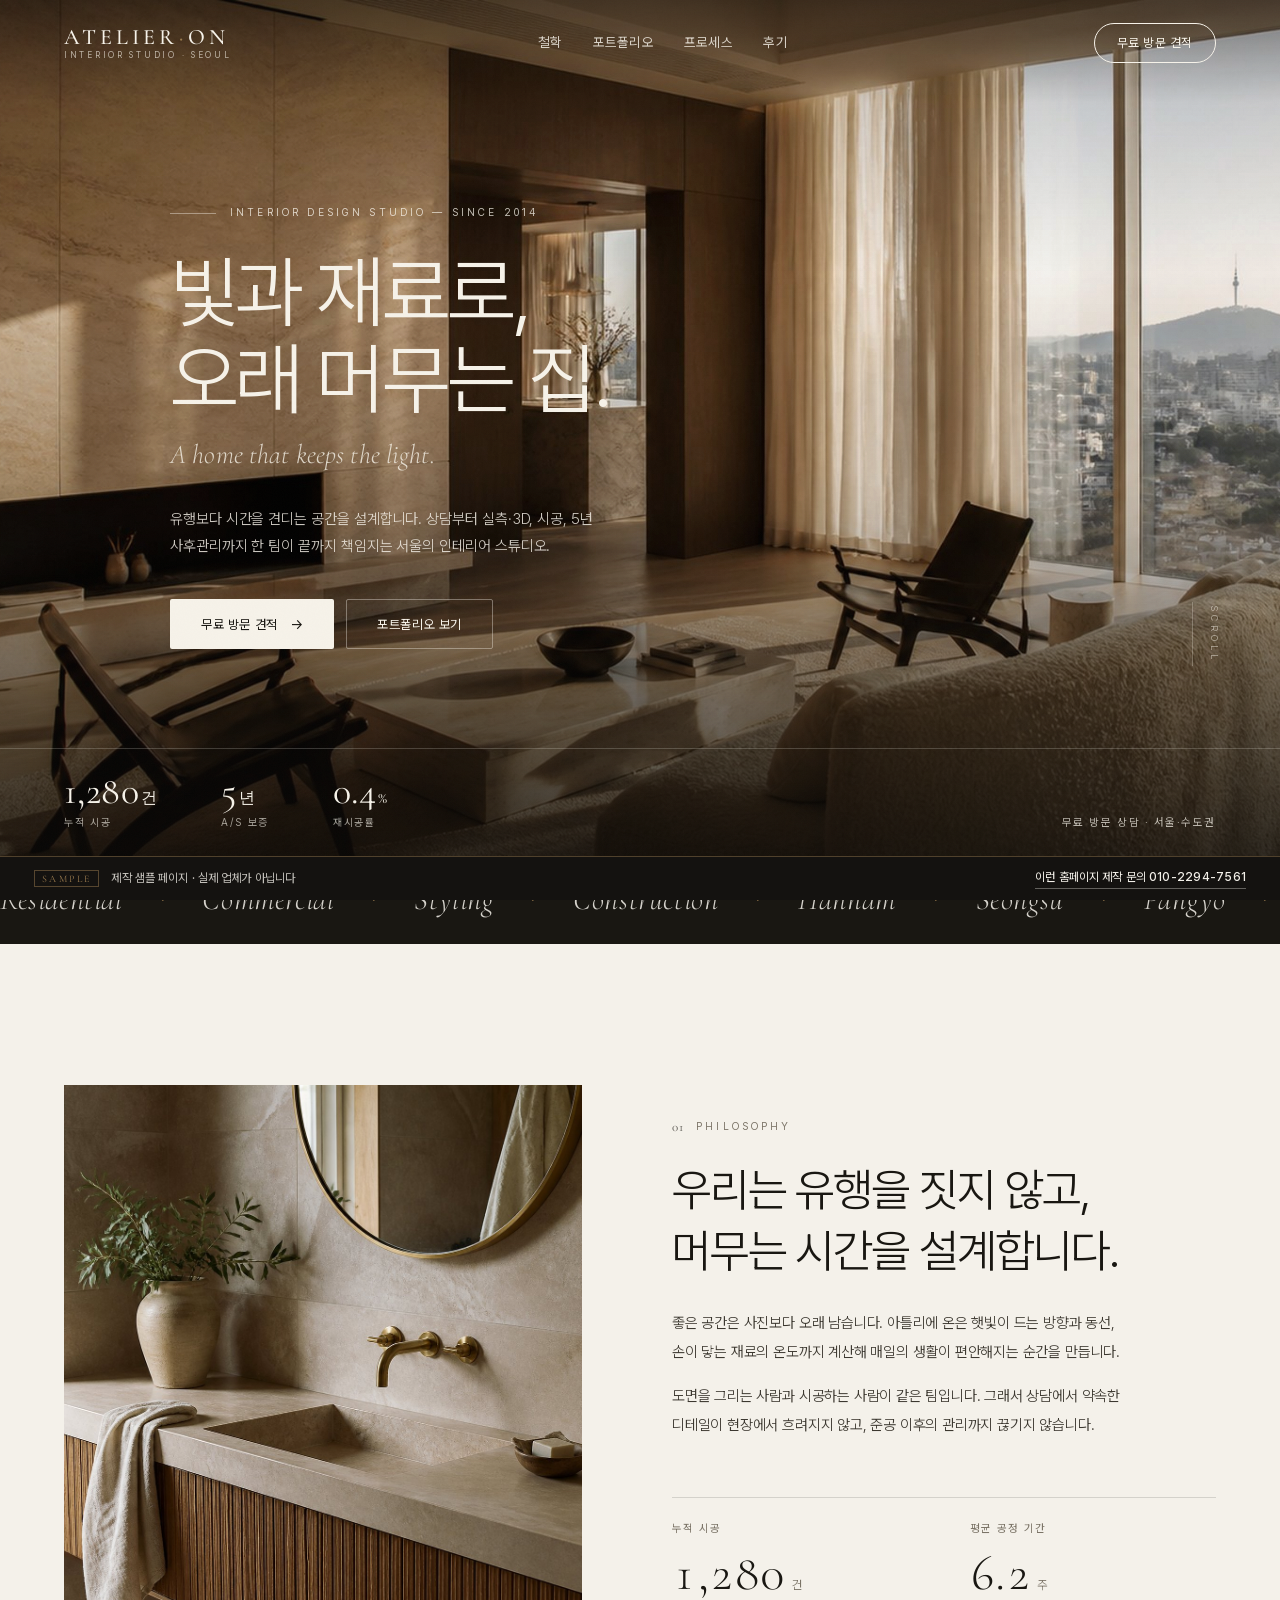
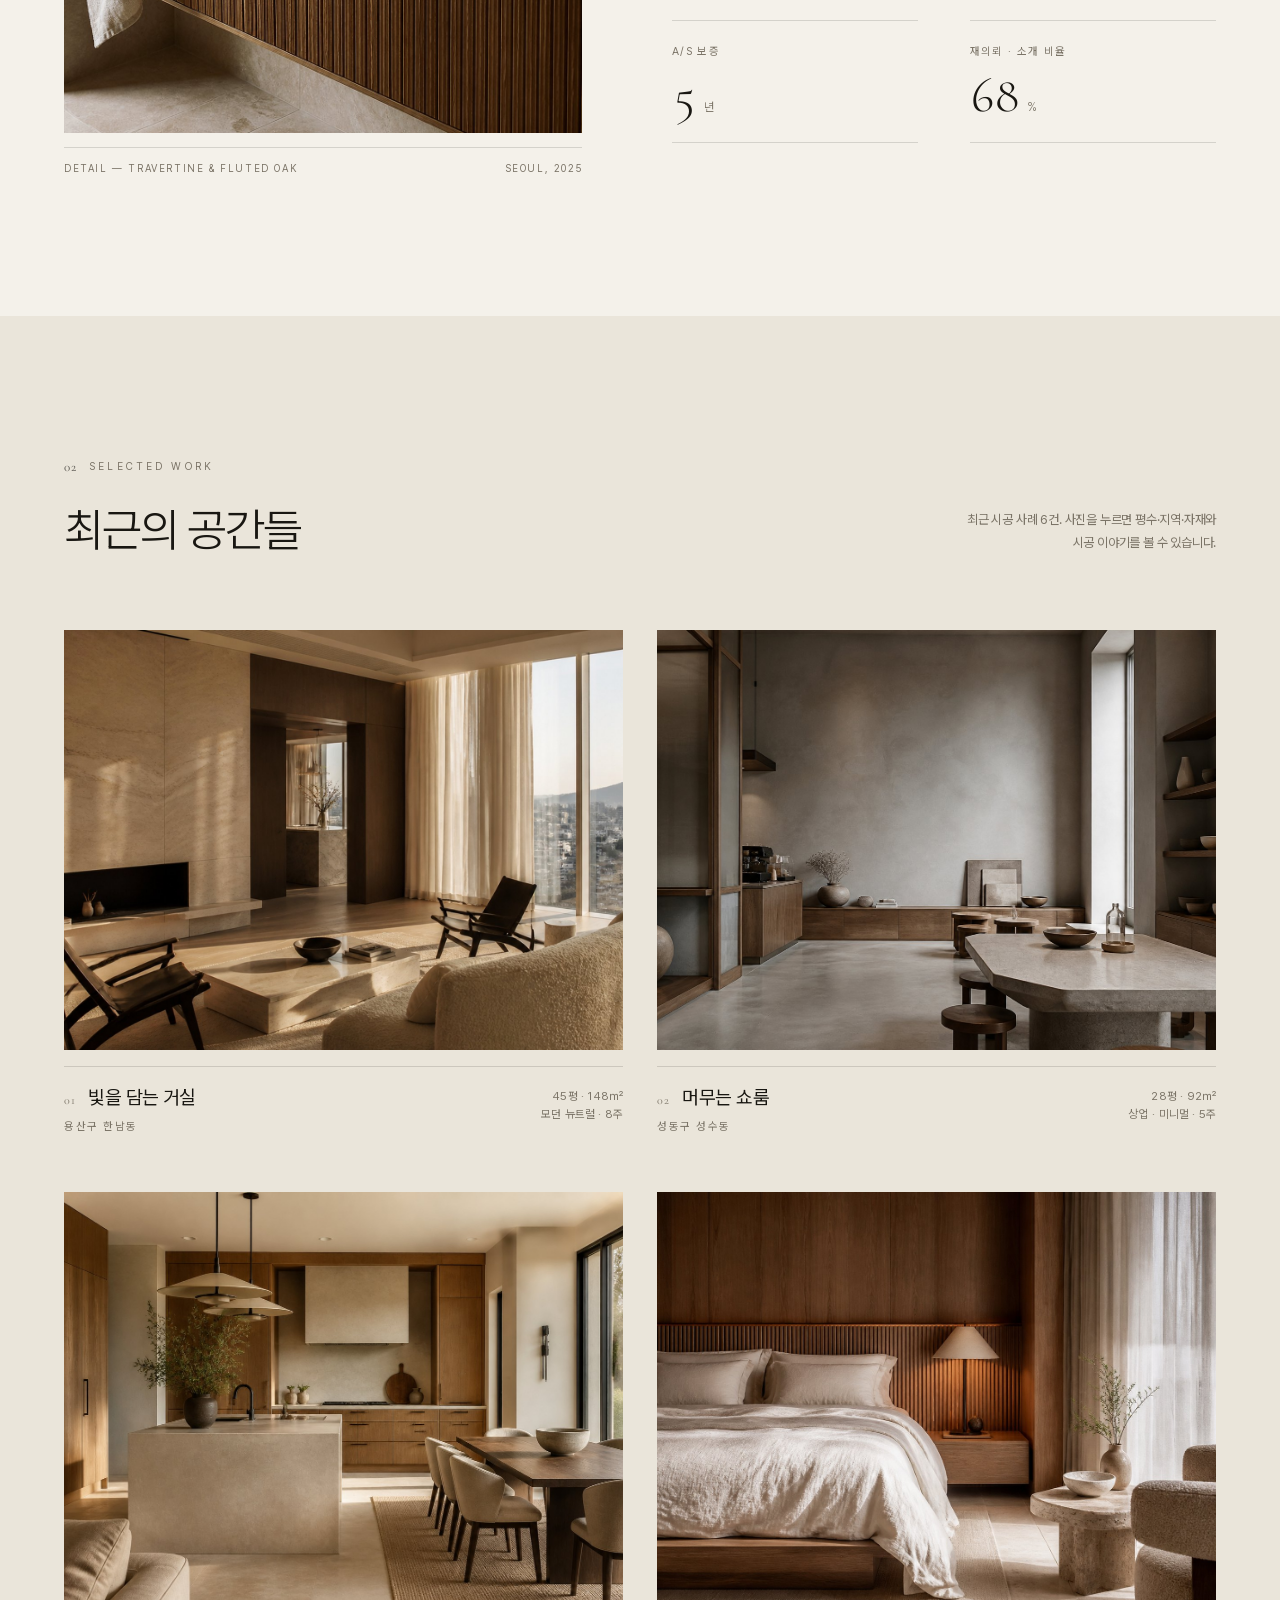
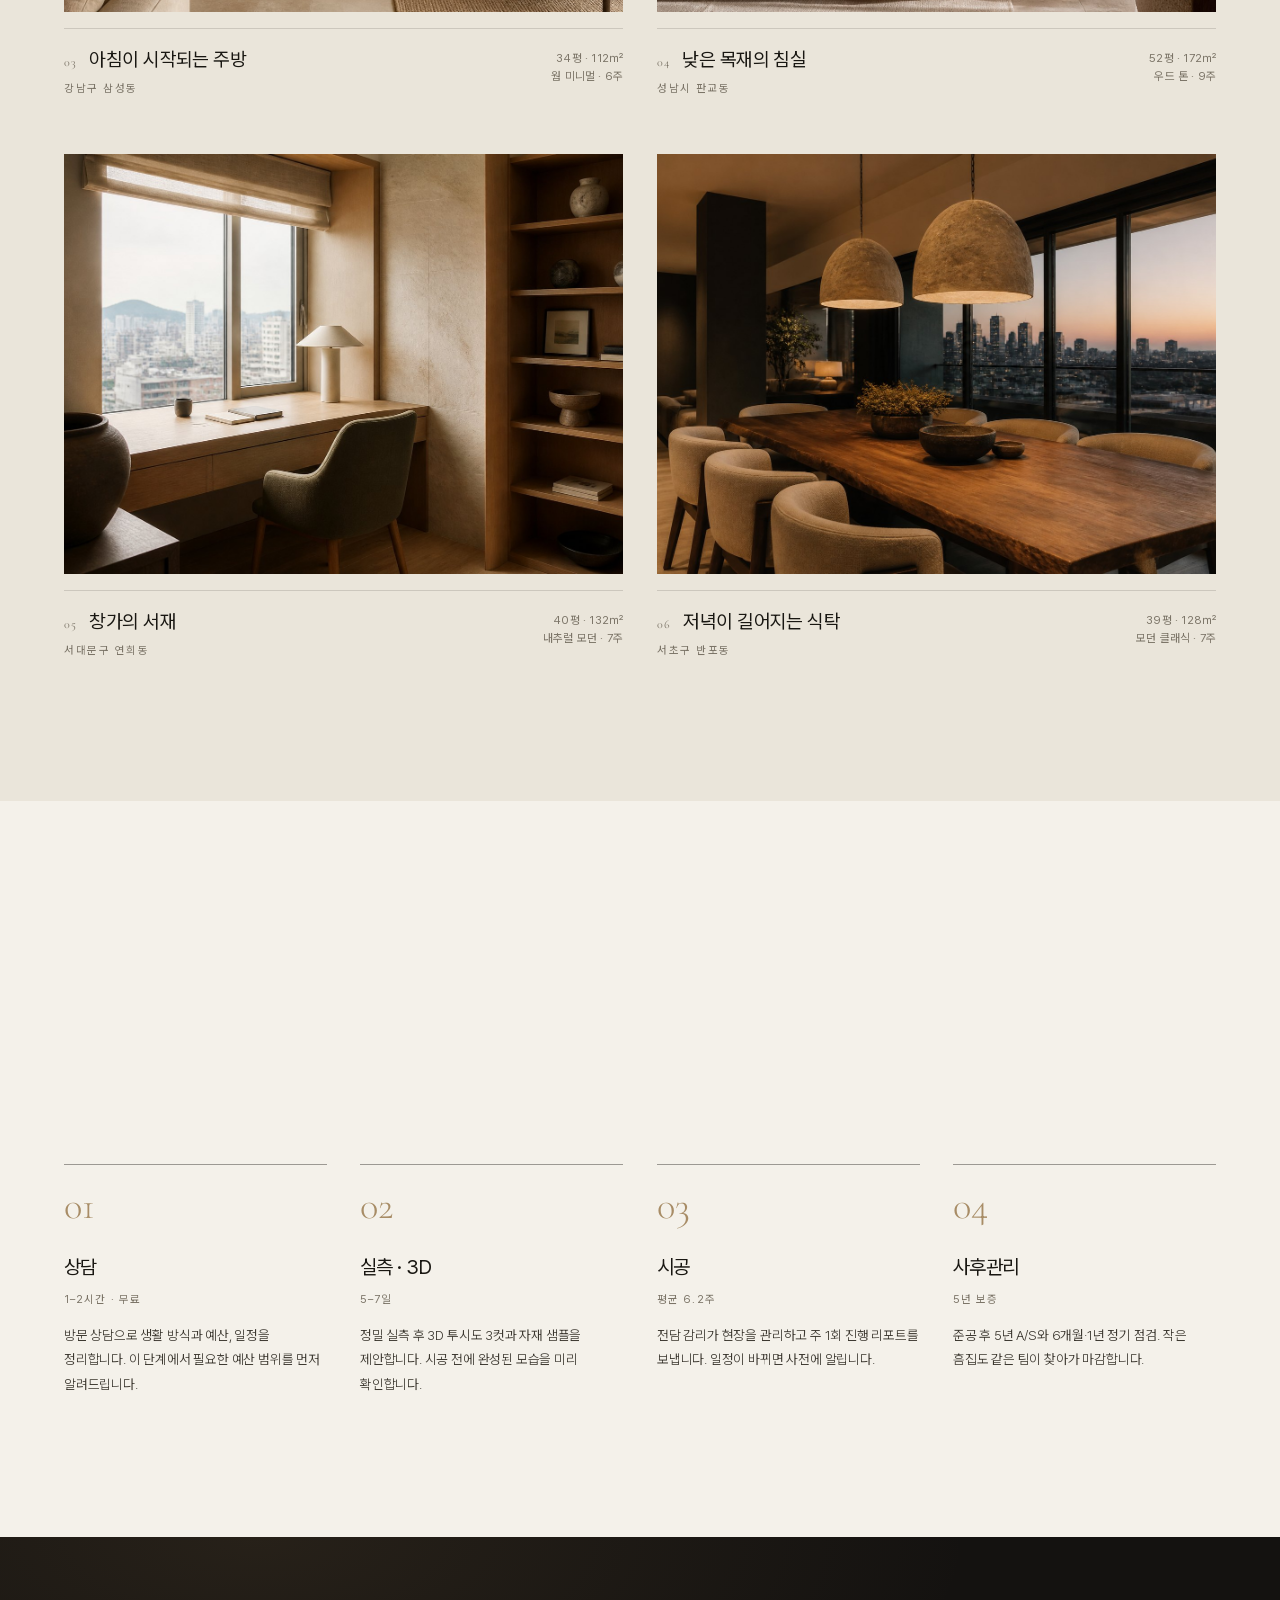
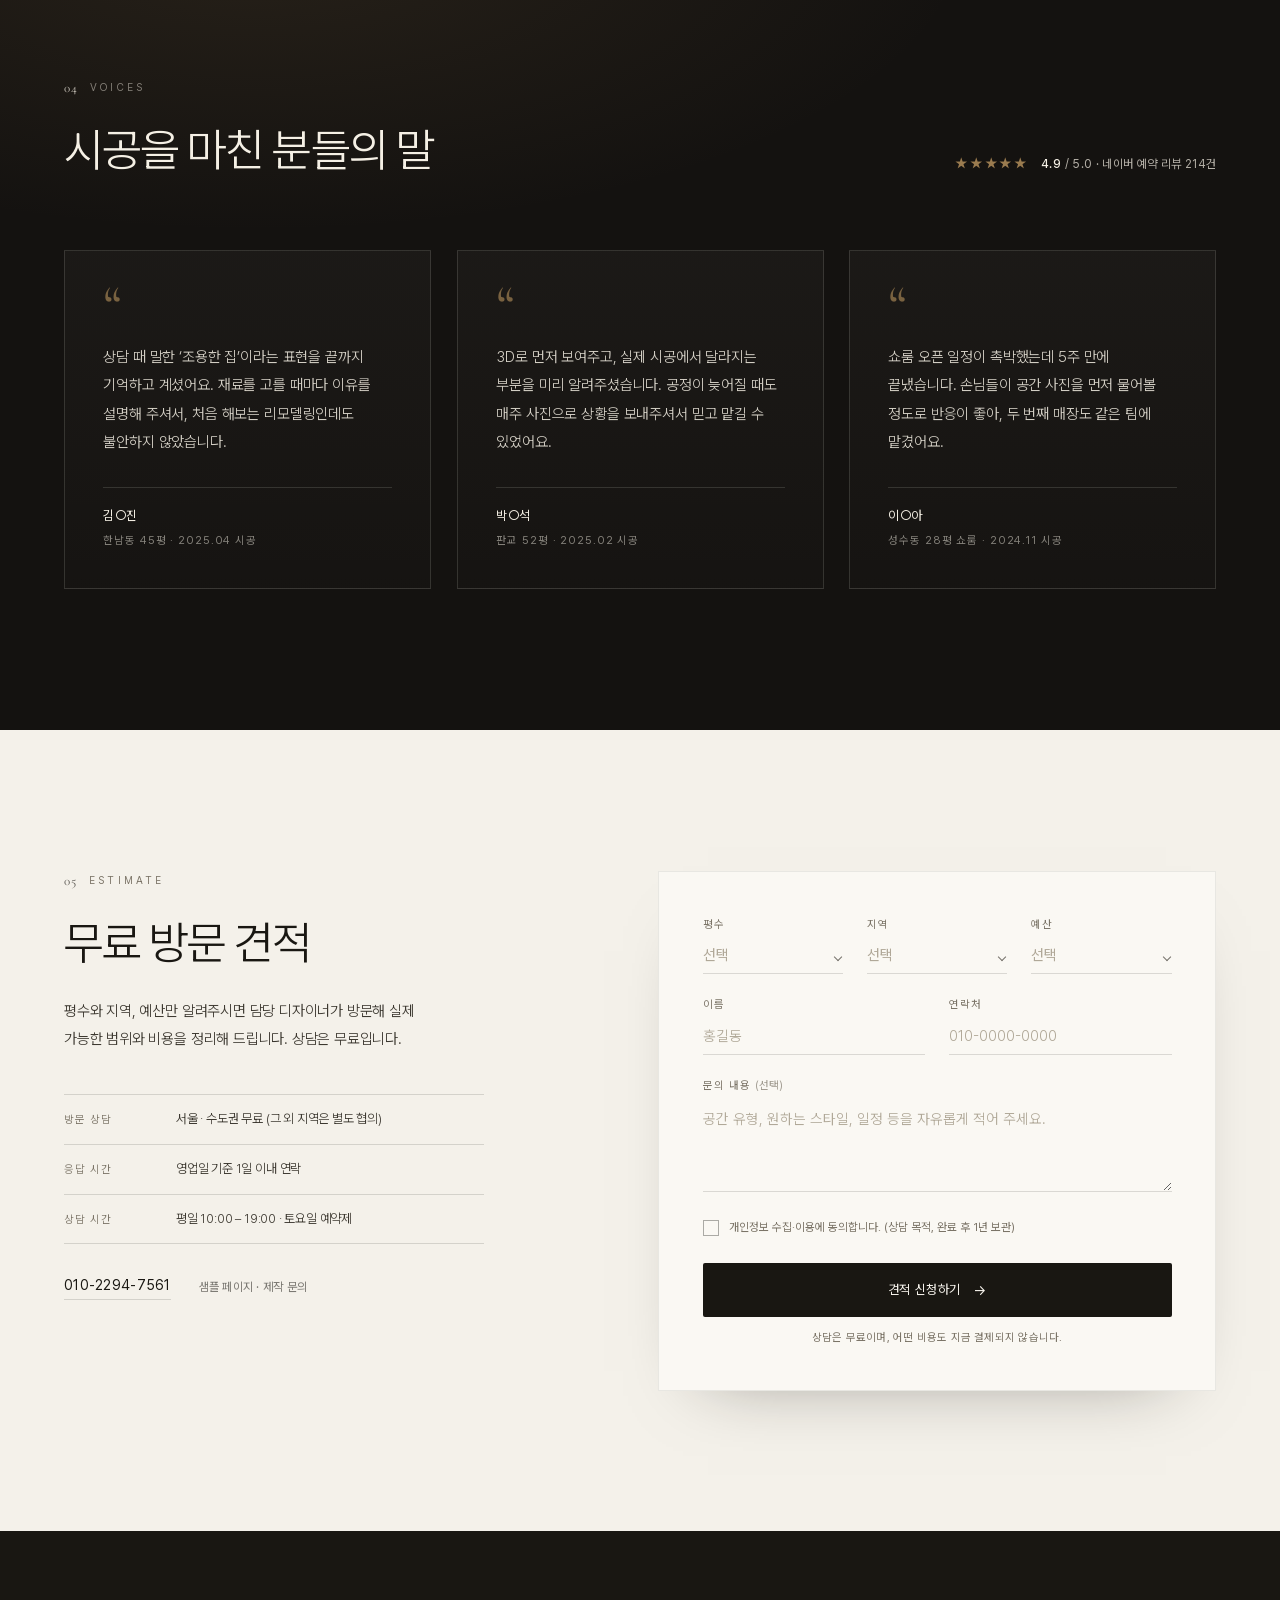
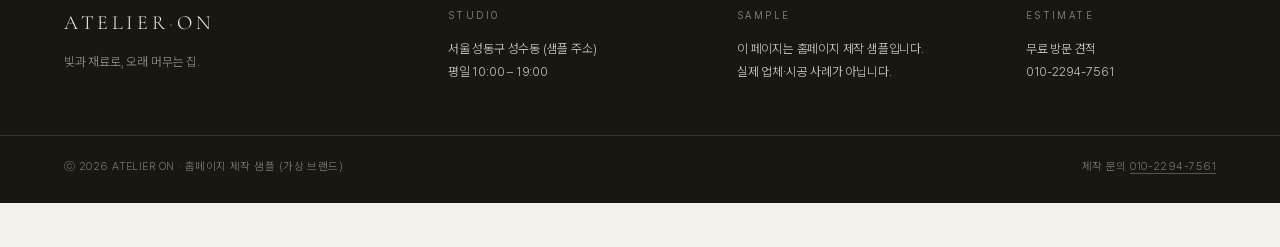
<file: atelier-on/index.html>
<!DOCTYPE html>
<html lang="ko">
<head>
<meta charset="utf-8">
<meta name="viewport" content="width=device-width, initial-scale=1, viewport-fit=cover">
<title>ATELIER ON — 아틀리에 온 | 인테리어 디자인 스튜디오 (제작 샘플)</title>
<meta name="robots" content="noindex, nofollow">
<meta name="description" content="아틀리에 온은 빛과 재료의 결을 살려 오래 머무는 주거 공간을 설계하는 서울의 인테리어 스튜디오입니다. 무료 방문 상담부터 실측·3D, 시공, 5년 사후관리까지 한 팀이 책임집니다.">
<meta property="og:title" content="ATELIER ON — 아틀리에 온">
<meta property="og:description" content="빛과 재료로, 오래 머무는 집. 서울 인테리어 디자인 스튜디오.">
<meta property="og:type" content="website">
<meta property="og:url" content="https://morepick-shop.github.io/morepick-site/atelier-on/">
<meta property="og:image" content="https://morepick-shop.github.io/morepick-site/atelier-on/assets/img/hero.jpg">
<meta name="theme-color" content="#f4f1ea">
<link rel="icon" type="image/svg+xml" href="assets/favicon.svg">
<link rel="preload" href="assets/fonts/PretendardVariable.woff2" as="font" type="font/woff2" crossorigin>
<link rel="stylesheet" href="assets/fonts/fonts.css">
<link rel="stylesheet" href="styles.css">
<script>document.documentElement.classList.add('js');</script>
</head>
<body>

<a class="skip" href="#main">본문으로 이동</a>

<div class="demo-bar" role="note">
  <span class="demo-bar__tag">SAMPLE</span>
  <span class="demo-bar__text">제작 샘플 페이지 · 실제 업체가 아닙니다</span>
  <a class="demo-bar__cta" href="tel:01022947561">이런 홈페이지 제작 문의 <strong>010-2294-7561</strong></a>
</div>

<header class="site-header" id="siteHeader">
  <div class="shell site-header__inner">
    <a class="brand" href="#top" aria-label="아틀리에 온, 맨 위로">
      <span class="brand__mark">ATELIER<span class="brand__dot">·</span>ON</span>
      <span class="brand__sub">INTERIOR STUDIO · SEOUL</span>
    </a>

    <nav class="nav" id="primaryNav" aria-label="주요 메뉴">
      <a class="nav__link" href="#philosophy">철학</a>
      <a class="nav__link" href="#work">포트폴리오</a>
      <a class="nav__link" href="#process">프로세스</a>
      <a class="nav__link" href="#reviews">후기</a>
      <a class="nav__link nav__link--cta" href="#contact">무료 방문 견적</a>
      <div class="nav__foot">
        <p>서울 성동구 성수동 (샘플 주소)</p>
        <p>평일 10:00 – 19:00 · 토요일 예약제</p>
        <a href="tel:01022947561">010-2294-7561</a>
      </div>
    </nav>

    <a class="header-cta" href="#contact">무료 방문 견적</a>

    <button class="menu-toggle" id="menuToggle" aria-expanded="false" aria-controls="primaryNav" aria-label="메뉴 열기">
      <span></span><span></span>
    </button>
  </div>
</header>

<main id="main">

  <!-- ① HERO -->
  <section class="hero" id="top">
    <div class="hero__media">
      <img src="assets/img/hero.jpg" alt="한남동 주상복합 거실. 큰 창으로 오후 햇빛이 들어오는 트래버틴과 오크 톤의 거실" fetchpriority="high">
    </div>
    <div class="hero__veil"></div>

    <div class="hero__inner shell">
      <p class="hero__eyebrow"><span class="rule"></span>INTERIOR DESIGN STUDIO — SINCE 2014</p>
      <h1 class="hero__title">
        빛과 재료로,<br>
        오래 머무는 집.
      </h1>
      <p class="hero__serif">A home that keeps the light.</p>
      <p class="hero__lead">
        유행보다 시간을 견디는 공간을 설계합니다. 상담부터 실측·3D, 시공, 5년 사후관리까지
        한 팀이 끝까지 책임지는 서울의 인테리어 스튜디오.
      </p>
      <div class="hero__actions">
        <a class="btn btn--light" href="#contact">무료 방문 견적 <span aria-hidden="true">→</span></a>
        <a class="btn btn--ghost" href="#work">포트폴리오 보기</a>
      </div>
    </div>

    <div class="hero__meta">
      <div class="shell hero__meta-inner">
        <div class="hero__fact"><strong>1,280<small>건</small></strong><span>누적 시공</span></div>
        <div class="hero__fact"><strong>5<small>년</small></strong><span>A/S 보증</span></div>
        <div class="hero__fact"><strong>0.4<small>%</small></strong><span>재시공률</span></div>
        <div class="hero__fact hero__fact--wide"><span class="hero__fact-label">무료 방문 상담 · 서울·수도권</span></div>
      </div>
    </div>

    <div class="hero__side" aria-hidden="true">
      <span>SCROLL</span><i></i>
    </div>
  </section>

  <!-- marquee -->
  <div class="marquee" aria-hidden="true">
    <div class="marquee__track">
      <span>Residential</span><i>·</i><span>Commercial</span><i>·</i><span>Styling</span><i>·</i><span>Construction</span><i>·</i><span>Hannam</span><i>·</i><span>Seongsu</span><i>·</i><span>Pangyo</span><i>·</i>
      <span>Residential</span><i>·</i><span>Commercial</span><i>·</i><span>Styling</span><i>·</i><span>Construction</span><i>·</i><span>Hannam</span><i>·</i><span>Seongsu</span><i>·</i><span>Pangyo</span><i>·</i>
    </div>
  </div>

  <!-- ② PHILOSOPHY -->
  <section class="section philosophy" id="philosophy">
    <div class="shell philosophy__grid">
      <div class="philosophy__media reveal">
        <figure>
          <img src="assets/img/philosophy.jpg" alt="플루티드 오크 수납장과 트래버틴 상판으로 마감한 욕실 세면 공간" loading="lazy">
          <figcaption><span>Detail — travertine &amp; fluted oak</span><span>Seoul, 2025</span></figcaption>
        </figure>
      </div>

      <div class="philosophy__body">
        <p class="label reveal"><span class="label__no">01</span>Philosophy</p>
        <h2 class="h2 reveal">우리는 유행을 짓지 않고,<br>머무는 시간을 설계합니다.</h2>
        <div class="philosophy__text reveal">
          <p>
            좋은 공간은 사진보다 오래 남습니다. 아틀리에 온은 햇빛이 드는 방향과 동선, 손이 닿는 재료의
            온도까지 계산해 매일의 생활이 편안해지는 순간을 만듭니다.
          </p>
          <p>
            도면을 그리는 사람과 시공하는 사람이 같은 팀입니다. 그래서 상담에서 약속한 디테일이
            현장에서 흐려지지 않고, 준공 이후의 관리까지 끊기지 않습니다.
          </p>
        </div>

        <dl class="stats reveal">
          <div class="stat">
            <dt>누적 시공</dt>
            <dd><span class="counter" data-to="1280">0</span><small>건</small></dd>
          </div>
          <div class="stat">
            <dt>평균 공정 기간</dt>
            <dd><span class="counter" data-to="6.2" data-decimals="1">0</span><small>주</small></dd>
          </div>
          <div class="stat">
            <dt>A/S 보증</dt>
            <dd><span class="counter" data-to="5">0</span><small>년</small></dd>
          </div>
          <div class="stat">
            <dt>재의뢰 · 소개 비율</dt>
            <dd><span class="counter" data-to="68">0</span><small>%</small></dd>
          </div>
        </dl>
      </div>
    </div>
  </section>

  <!-- ③ PORTFOLIO -->
  <section class="section work" id="work">
    <div class="shell">
      <div class="section__head">
        <div>
          <p class="label reveal"><span class="label__no">02</span>Selected Work</p>
          <h2 class="h2 reveal">최근의 공간들</h2>
        </div>
        <p class="section__note reveal">최근 시공 사례 6건. 사진을 누르면 평수·지역·자재와<br>시공 이야기를 볼 수 있습니다.</p>
      </div>

      <div class="work__grid" id="workGrid">

        <article class="card reveal" data-project="0" tabindex="0" role="button" aria-haspopup="dialog" aria-label="한남동 45평 프로젝트 자세히 보기">
          <div class="card__media">
            <img src="assets/img/hero.jpg" alt="한남동 45평 거실 전경" loading="lazy">
            <span class="card__cta">VIEW PROJECT <span aria-hidden="true">↗</span></span>
          </div>
          <div class="card__body">
            <div class="card__body-left">
              <h3 class="card__title"><span class="card__no">01</span>빛을 담는 거실</h3>
              <p class="card__place">용산구 한남동</p>
            </div>
            <p class="card__meta">45평 · 148㎡<br>모던 뉴트럴 · 8주</p>
          </div>
        </article>

        <article class="card reveal" data-project="1" tabindex="0" role="button" aria-haspopup="dialog" aria-label="성수동 28평 쇼룸 프로젝트 자세히 보기">
          <div class="card__media">
            <img src="assets/img/cafe.jpg" alt="성수동 카페 쇼룸 내부" loading="lazy">
            <span class="card__cta">VIEW PROJECT <span aria-hidden="true">↗</span></span>
          </div>
          <div class="card__body">
            <div class="card__body-left">
              <h3 class="card__title"><span class="card__no">02</span>머무는 쇼룸</h3>
              <p class="card__place">성동구 성수동</p>
            </div>
            <p class="card__meta">28평 · 92㎡<br>상업 · 미니멀 · 5주</p>
          </div>
        </article>

        <article class="card reveal" data-project="2" tabindex="0" role="button" aria-haspopup="dialog" aria-label="삼성동 34평 프로젝트 자세히 보기">
          <div class="card__media">
            <img src="assets/img/kitchen.jpg" alt="삼성동 34평 주방과 다이닝" loading="lazy">
            <span class="card__cta">VIEW PROJECT <span aria-hidden="true">↗</span></span>
          </div>
          <div class="card__body">
            <div class="card__body-left">
              <h3 class="card__title"><span class="card__no">03</span>아침이 시작되는 주방</h3>
              <p class="card__place">강남구 삼성동</p>
            </div>
            <p class="card__meta">34평 · 112㎡<br>웜 미니멀 · 6주</p>
          </div>
        </article>

        <article class="card reveal" data-project="3" tabindex="0" role="button" aria-haspopup="dialog" aria-label="판교 52평 타운하우스 프로젝트 자세히 보기">
          <div class="card__media">
            <img src="assets/img/bedroom.jpg" alt="판교 타운하우스 침실" loading="lazy">
            <span class="card__cta">VIEW PROJECT <span aria-hidden="true">↗</span></span>
          </div>
          <div class="card__body">
            <div class="card__body-left">
              <h3 class="card__title"><span class="card__no">04</span>낮은 목재의 침실</h3>
              <p class="card__place">성남시 판교동</p>
            </div>
            <p class="card__meta">52평 · 172㎡<br>우드 톤 · 9주</p>
          </div>
        </article>

        <article class="card reveal" data-project="4" tabindex="0" role="button" aria-haspopup="dialog" aria-label="연희동 40평 단독주택 프로젝트 자세히 보기">
          <div class="card__media">
            <img src="assets/img/study.jpg" alt="연희동 단독주택 서재" loading="lazy">
            <span class="card__cta">VIEW PROJECT <span aria-hidden="true">↗</span></span>
          </div>
          <div class="card__body">
            <div class="card__body-left">
              <h3 class="card__title"><span class="card__no">05</span>창가의 서재</h3>
              <p class="card__place">서대문구 연희동</p>
            </div>
            <p class="card__meta">40평 · 132㎡<br>내추럴 모던 · 7주</p>
          </div>
        </article>

        <article class="card reveal" data-project="5" tabindex="0" role="button" aria-haspopup="dialog" aria-label="반포동 39평 프로젝트 자세히 보기">
          <div class="card__media">
            <img src="assets/img/dusk.jpg" alt="반포동 아파트 다이닝, 저녁 도시 야경" loading="lazy">
            <span class="card__cta">VIEW PROJECT <span aria-hidden="true">↗</span></span>
          </div>
          <div class="card__body">
            <div class="card__body-left">
              <h3 class="card__title"><span class="card__no">06</span>저녁이 길어지는 식탁</h3>
              <p class="card__place">서초구 반포동</p>
            </div>
            <p class="card__meta">39평 · 128㎡<br>모던 클래식 · 7주</p>
          </div>
        </article>

      </div>
    </div>
  </section>

  <!-- ④ PROCESS -->
  <section class="section process" id="process">
    <div class="shell">
      <div class="section__head section__head--process">
        <div>
          <p class="label reveal"><span class="label__no">03</span>Process</p>
          <h2 class="h2 reveal">상담에서 사후관리까지,<br>한 팀이 함께 걷는 길.</h2>
        </div>
        <p class="section__note reveal">평균 6.2주. 매주 한 번, 현장 사진과 진행률을<br>문자로 보내드립니다.</p>
      </div>

      <ol class="steps">
        <li class="step reveal">
          <span class="step__no">01</span>
          <h3 class="step__title">상담</h3>
          <p class="step__time">1–2시간 · 무료</p>
          <p class="step__text">방문 상담으로 생활 방식과 예산, 일정을 정리합니다. 이 단계에서 필요한 예산 범위를 먼저 알려드립니다.</p>
        </li>
        <li class="step reveal">
          <span class="step__no">02</span>
          <h3 class="step__title">실측 · 3D</h3>
          <p class="step__time">5–7일</p>
          <p class="step__text">정밀 실측 후 3D 투시도 3컷과 자재 샘플을 제안합니다. 시공 전에 완성된 모습을 미리 확인합니다.</p>
        </li>
        <li class="step reveal">
          <span class="step__no">03</span>
          <h3 class="step__title">시공</h3>
          <p class="step__time">평균 6.2주</p>
          <p class="step__text">전담 감리가 현장을 관리하고 주 1회 진행 리포트를 보냅니다. 일정이 바뀌면 사전에 알립니다.</p>
        </li>
        <li class="step reveal">
          <span class="step__no">04</span>
          <h3 class="step__title">사후관리</h3>
          <p class="step__time">5년 보증</p>
          <p class="step__text">준공 후 5년 A/S와 6개월·1년 정기 점검. 작은 흠집도 같은 팀이 찾아가 마감합니다.</p>
        </li>
      </ol>
    </div>
  </section>

  <!-- ⑤ REVIEWS -->
  <section class="section reviews" id="reviews">
    <div class="shell">
      <div class="section__head">
        <div>
          <p class="label reveal"><span class="label__no">04</span>Voices</p>
          <h2 class="h2 reveal">시공을 마친 분들의 말</h2>
        </div>
        <div class="reviews__score reveal">
          <span class="stars" aria-hidden="true">★★★★★</span>
          <span><strong>4.9</strong> / 5.0 · 네이버 예약 리뷰 214건</span>
        </div>
      </div>

      <div class="reviews__grid">
        <figure class="review reveal">
          <span class="review__quote" aria-hidden="true">“</span>
          <blockquote>상담 때 말한 ‘조용한 집’이라는 표현을 끝까지 기억하고 계셨어요. 재료를 고를 때마다 이유를 설명해 주셔서, 처음 해보는 리모델링인데도 불안하지 않았습니다.</blockquote>
          <figcaption>
            <span class="review__who">김○진</span>
            <span class="review__meta">한남동 45평 · 2025.04 시공</span>
          </figcaption>
        </figure>

        <figure class="review reveal">
          <span class="review__quote" aria-hidden="true">“</span>
          <blockquote>3D로 먼저 보여주고, 실제 시공에서 달라지는 부분을 미리 알려주셨습니다. 공정이 늦어질 때도 매주 사진으로 상황을 보내주셔서 믿고 맡길 수 있었어요.</blockquote>
          <figcaption>
            <span class="review__who">박○석</span>
            <span class="review__meta">판교 52평 · 2025.02 시공</span>
          </figcaption>
        </figure>

        <figure class="review reveal">
          <span class="review__quote" aria-hidden="true">“</span>
          <blockquote>쇼룸 오픈 일정이 촉박했는데 5주 만에 끝냈습니다. 손님들이 공간 사진을 먼저 물어볼 정도로 반응이 좋아, 두 번째 매장도 같은 팀에 맡겼어요.</blockquote>
          <figcaption>
            <span class="review__who">이○아</span>
            <span class="review__meta">성수동 28평 쇼룸 · 2024.11 시공</span>
          </figcaption>
        </figure>
      </div>
    </div>
  </section>

  <!-- ⑥ CONTACT -->
  <section class="section contact" id="contact">
    <div class="shell contact__grid">
      <div class="contact__intro">
        <p class="label reveal"><span class="label__no">05</span>Estimate</p>
        <h2 class="h2 reveal">무료 방문 견적</h2>
        <p class="lede reveal">
          평수와 지역, 예산만 알려주시면 담당 디자이너가 방문해
          실제 가능한 범위와 비용을 정리해 드립니다. 상담은 무료입니다.
        </p>

        <ul class="contact__points reveal">
          <li><span>방문 상담</span>서울 · 수도권 무료 (그 외 지역은 별도 협의)</li>
          <li><span>응답 시간</span>영업일 기준 1일 이내 연락</li>
          <li><span>상담 시간</span>평일 10:00 – 19:00 · 토요일 예약제</li>
        </ul>

        <div class="contact__direct reveal">
          <a href="tel:01022947561">010-2294-7561</a>
          <span>샘플 페이지 · 제작 문의</span>
        </div>
      </div>

      <div class="contact__form reveal">
        <form class="form" id="quoteForm" novalidate>
          <div class="form__row form__row--3">
            <div class="field">
              <label for="area">평수</label>
              <div class="select">
                <select id="area" name="area" required aria-describedby="err-area">
                  <option value="" selected disabled>선택</option>
                  <option>10평 이하</option>
                  <option>10 – 20평</option>
                  <option>20 – 30평</option>
                  <option>30 – 40평</option>
                  <option>40평 이상</option>
                </select>
              </div>
              <p class="field__error" id="err-area" data-error-for="area">평수를 선택해 주세요.</p>
            </div>

            <div class="field">
              <label for="region">지역</label>
              <div class="select">
                <select id="region" name="region" required aria-describedby="err-region">
                  <option value="" selected disabled>선택</option>
                  <option>서울</option>
                  <option>경기 · 인천</option>
                  <option>부산 · 경남</option>
                  <option>대전 · 충청</option>
                  <option>광주 · 전라</option>
                  <option>기타</option>
                </select>
              </div>
              <p class="field__error" id="err-region" data-error-for="region">지역을 선택해 주세요.</p>
            </div>

            <div class="field">
              <label for="budget">예산</label>
              <div class="select">
                <select id="budget" name="budget" required aria-describedby="err-budget">
                  <option value="" selected disabled>선택</option>
                  <option>1,500만 원 이하</option>
                  <option>1,500 – 3,000만 원</option>
                  <option>3,000 – 5,000만 원</option>
                  <option>5,000만 – 1억</option>
                  <option>1억 이상</option>
                  <option>미정</option>
                </select>
              </div>
              <p class="field__error" id="err-budget" data-error-for="budget">예산 범위를 선택해 주세요.</p>
            </div>
          </div>

          <div class="form__row form__row--2">
            <div class="field">
              <label for="name">이름</label>
              <input type="text" id="name" name="name" autocomplete="name" placeholder="홍길동" required aria-describedby="err-name">
              <p class="field__error" id="err-name" data-error-for="name">이름을 입력해 주세요.</p>
            </div>
            <div class="field">
              <label for="phone">연락처</label>
              <input type="tel" id="phone" name="phone" autocomplete="tel" inputmode="tel" placeholder="010-0000-0000" required aria-describedby="err-phone">
              <p class="field__error" id="err-phone" data-error-for="phone">연락 가능한 번호를 입력해 주세요.</p>
            </div>
          </div>

          <div class="field">
            <label for="message">문의 내용 <span class="optional">(선택)</span></label>
            <textarea id="message" name="message" rows="3" placeholder="공간 유형, 원하는 스타일, 일정 등을 자유롭게 적어 주세요."></textarea>
          </div>

          <label class="check">
            <input type="checkbox" id="agree" name="agree" required aria-describedby="err-agree">
            <span class="check__box" aria-hidden="true"></span>
            <span class="check__text">개인정보 수집·이용에 동의합니다. (상담 목적, 완료 후 1년 보관)</span>
          </label>
          <p class="field__error field__error--check" id="err-agree" data-error-for="agree">상담을 위해 동의가 필요합니다.</p>

          <button class="btn btn--solid form__submit" type="submit">
            견적 신청하기 <span aria-hidden="true">→</span>
          </button>
          <p class="form__foot">상담은 무료이며, 어떤 비용도 지금 결제되지 않습니다.</p>
        </form>

        <div class="form__done" id="formDone" role="status" aria-live="polite" hidden>
          <p class="form__done-mark" aria-hidden="true">✓</p>
          <h3>신청이 접수되었습니다.</h3>
          <p class="form__done-summary" id="doneSummary"></p>
          <p class="form__done-note">이 페이지는 제작 샘플이라 실제로 전송되지는 않습니다.<br>같은 폼을 실제로 연결해 드립니다 · <a href="tel:01022947561">010-2294-7561</a></p>
          <button class="btn btn--line" type="button" id="resetForm">다시 작성하기</button>
        </div>
      </div>
    </div>
  </section>

</main>

<footer class="footer">
  <div class="shell footer__grid">
    <div class="footer__brand">
      <span class="footer__logo">ATELIER<span class="brand__dot">·</span>ON</span>
      <p>빛과 재료로, 오래 머무는 집.</p>
    </div>
    <div class="footer__col">
      <h4>Studio</h4>
      <p>서울 성동구 성수동 (샘플 주소)<br>평일 10:00 – 19:00</p>
    </div>
    <div class="footer__col">
      <h4>Sample</h4>
      <p>이 페이지는 홈페이지 제작 샘플입니다.<br>실제 업체·시공 사례가 아닙니다.</p>
    </div>
    <div class="footer__col">
      <h4>Estimate</h4>
      <p><a href="#contact">무료 방문 견적</a><br><a href="tel:01022947561">010-2294-7561</a></p>
    </div>
  </div>
  <div class="shell footer__base">
    <span>ⓒ 2026 ATELIER ON · 홈페이지 제작 샘플 (가상 브랜드)</span>
    <span>제작 문의 <a href="tel:01022947561">010-2294-7561</a></span>
  </div>
</footer>

<!-- PROJECT MODAL -->
<div class="modal" id="projectModal" role="dialog" aria-modal="true" aria-labelledby="modalTitle" hidden>
  <div class="modal__backdrop" data-close></div>
  <div class="modal__dialog">
    <button class="modal__close" type="button" aria-label="닫기" data-close>
      <span></span><span></span>
    </button>
    <div class="modal__media">
      <img id="modalImage" src="assets/img/hero.jpg" alt="">
      <span class="modal__index" id="modalIndex">01 / 06</span>
    </div>
    <div class="modal__body">
      <p class="modal__eyebrow" id="modalEyebrow">RESIDENTIAL — HANNAM</p>
      <h3 class="modal__title" id="modalTitle">빛을 담는 거실</h3>
      <p class="modal__desc" id="modalDesc"></p>
      <dl class="modal__specs" id="modalSpecs"></dl>
      <div class="modal__actions">
        <a class="btn btn--solid" href="#contact" data-close>비슷한 공간 상담하기 <span aria-hidden="true">→</span></a>
        <div class="modal__pager">
          <button type="button" id="modalPrev" aria-label="이전 프로젝트">←</button>
          <button type="button" id="modalNext" aria-label="다음 프로젝트">→</button>
        </div>
      </div>
    </div>
  </div>
</div>

<script src="script.js"></script>
</body>
</html>
</file>
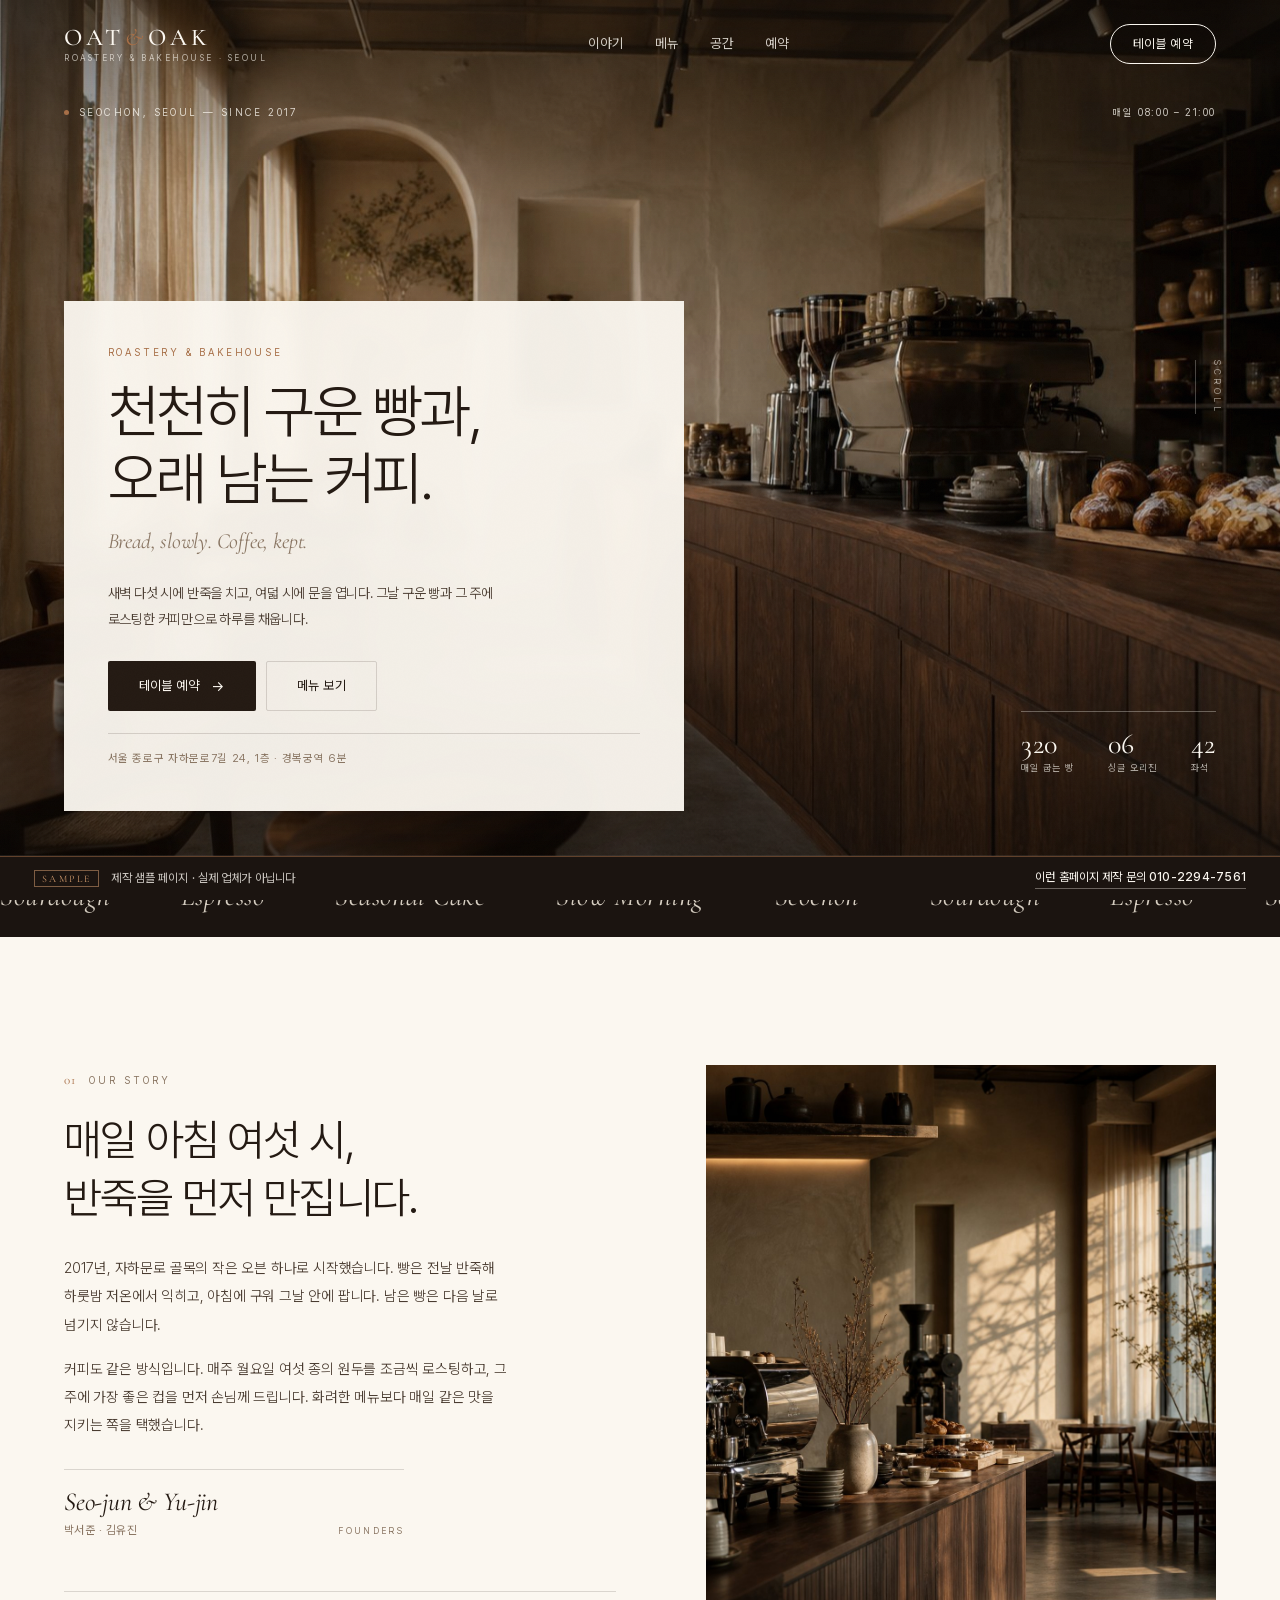
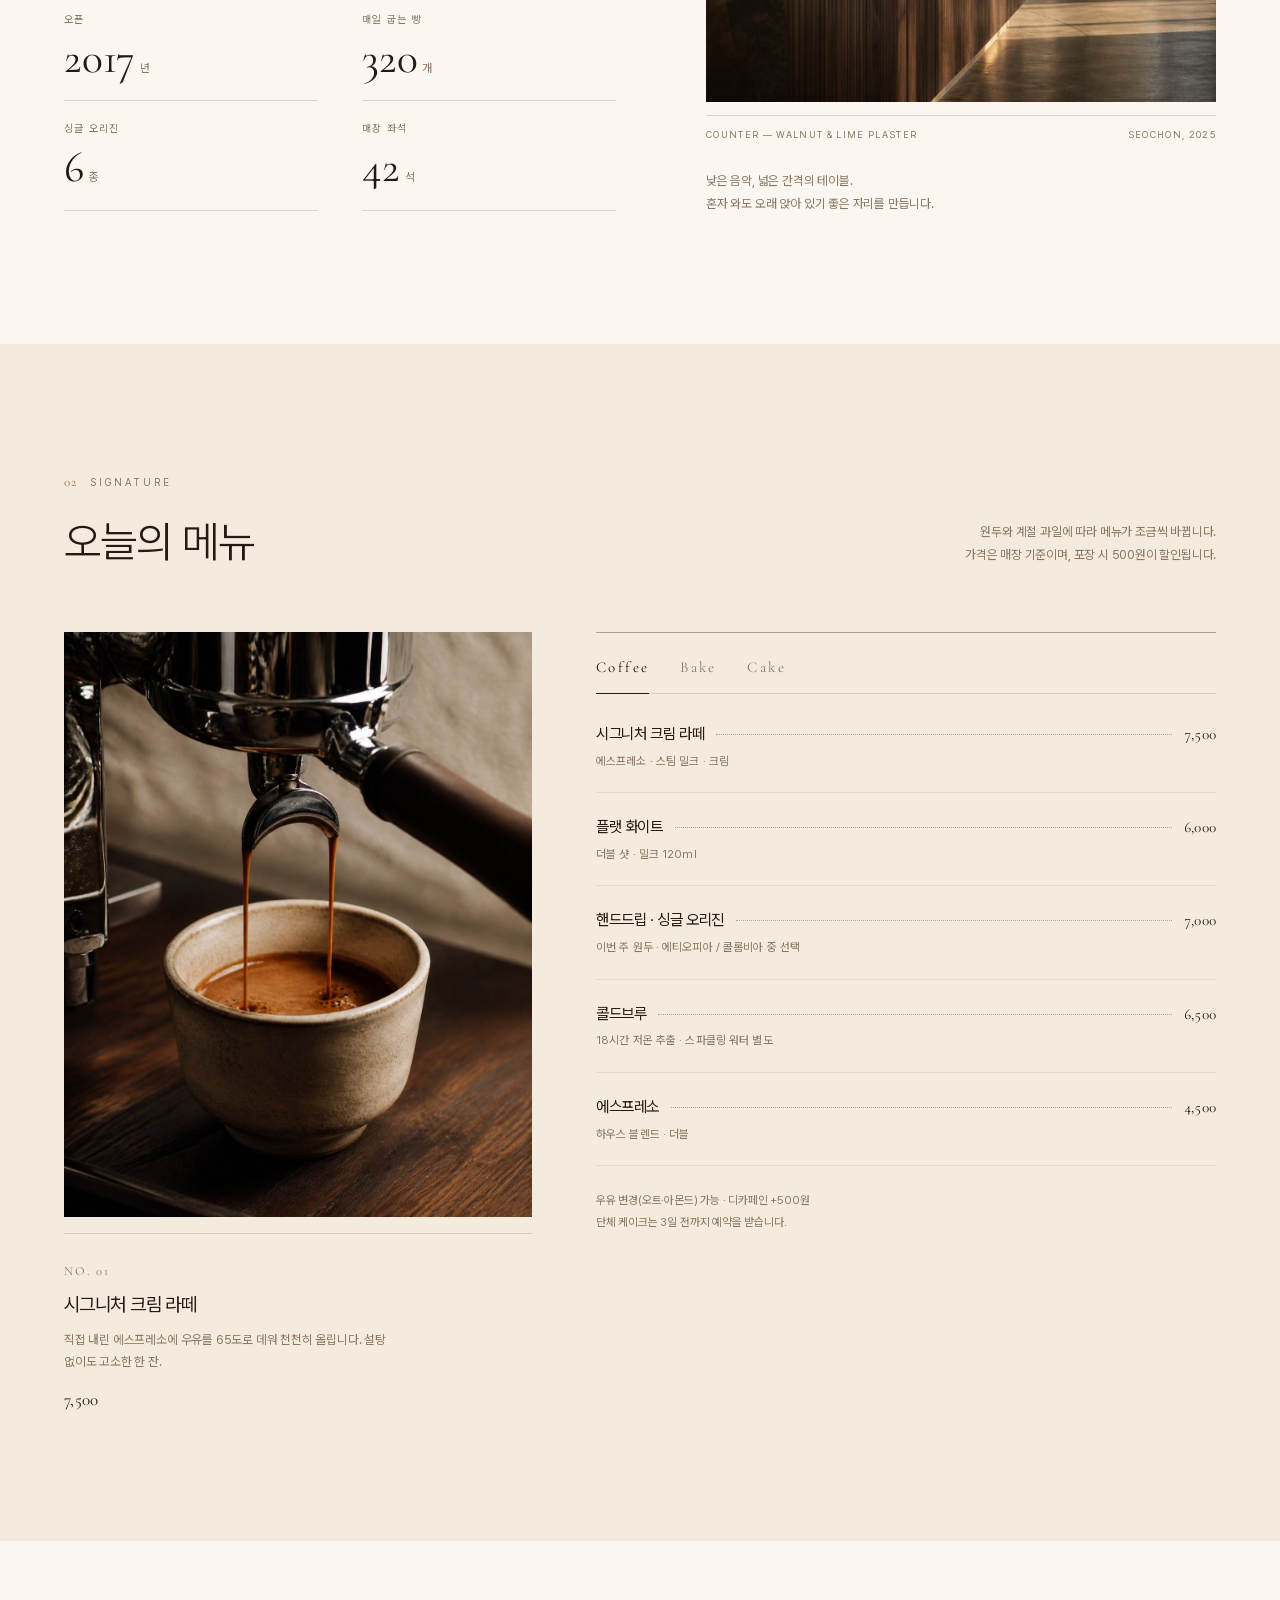
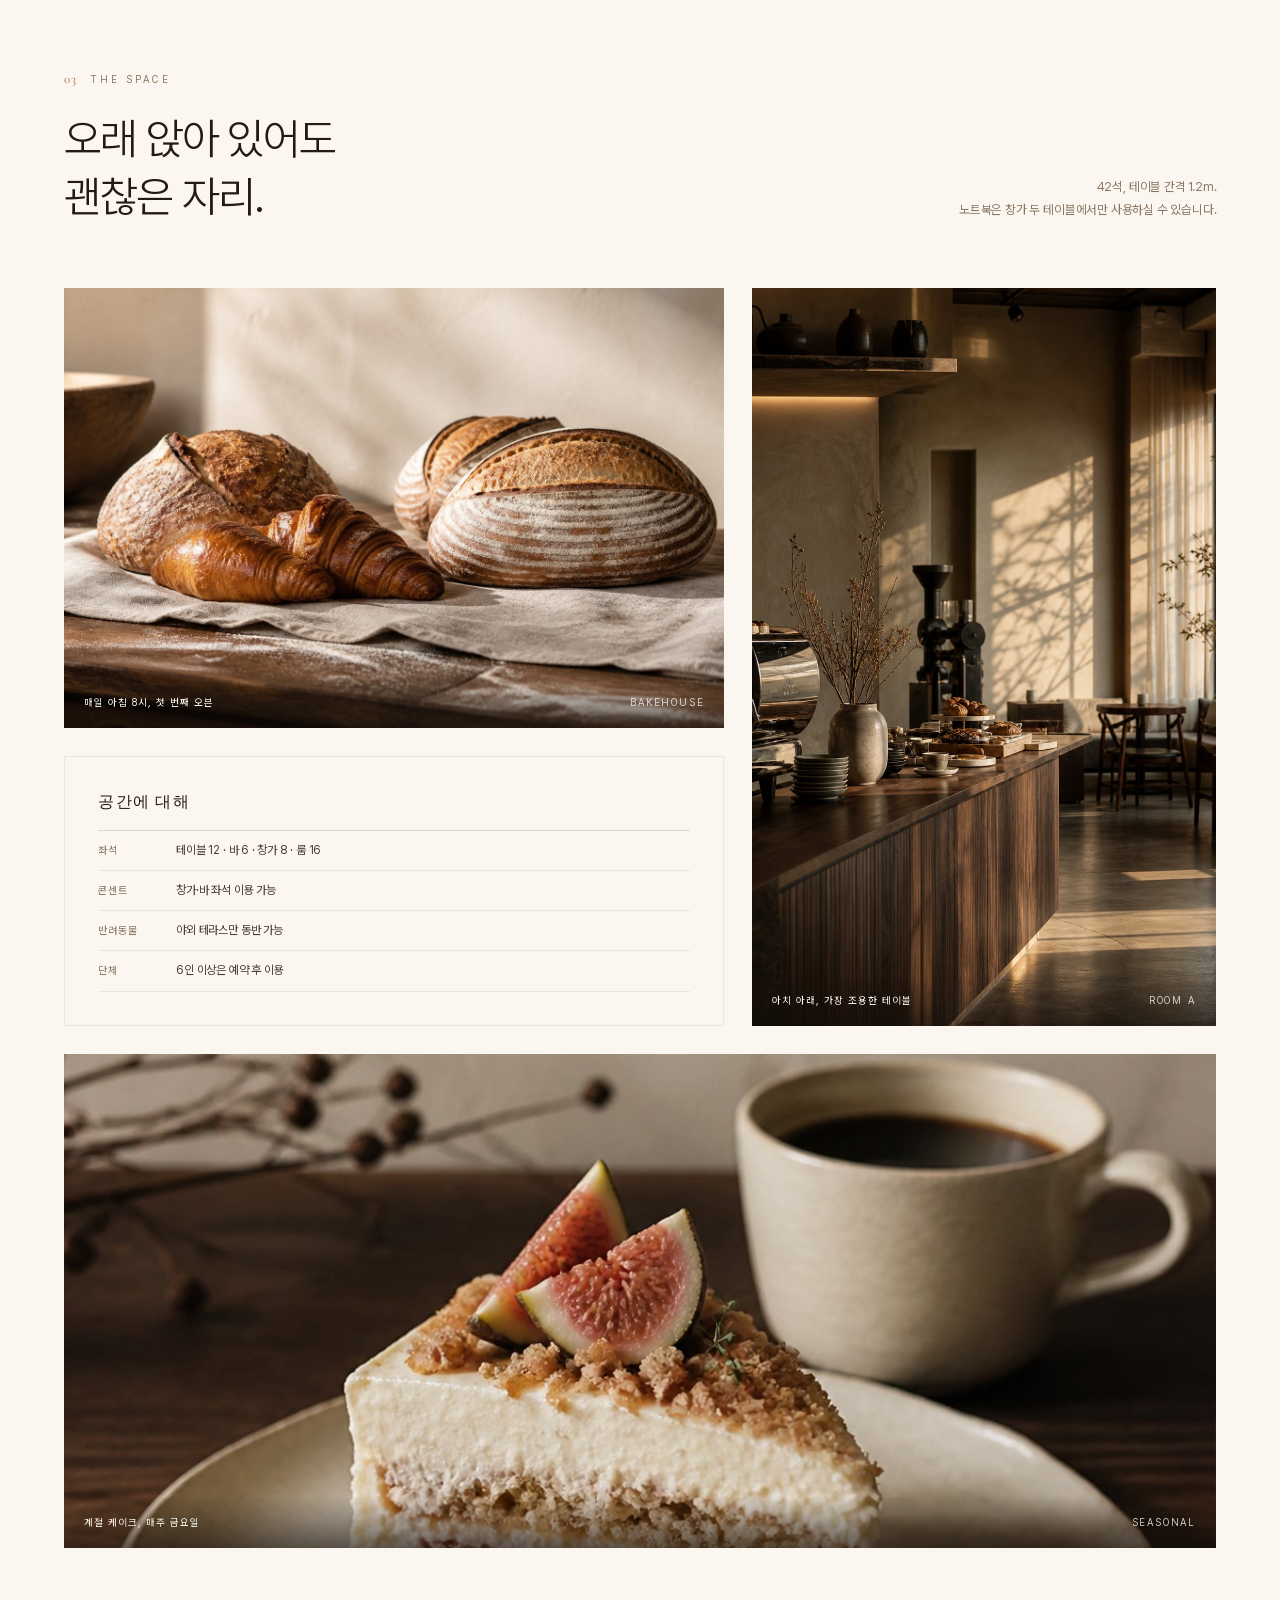
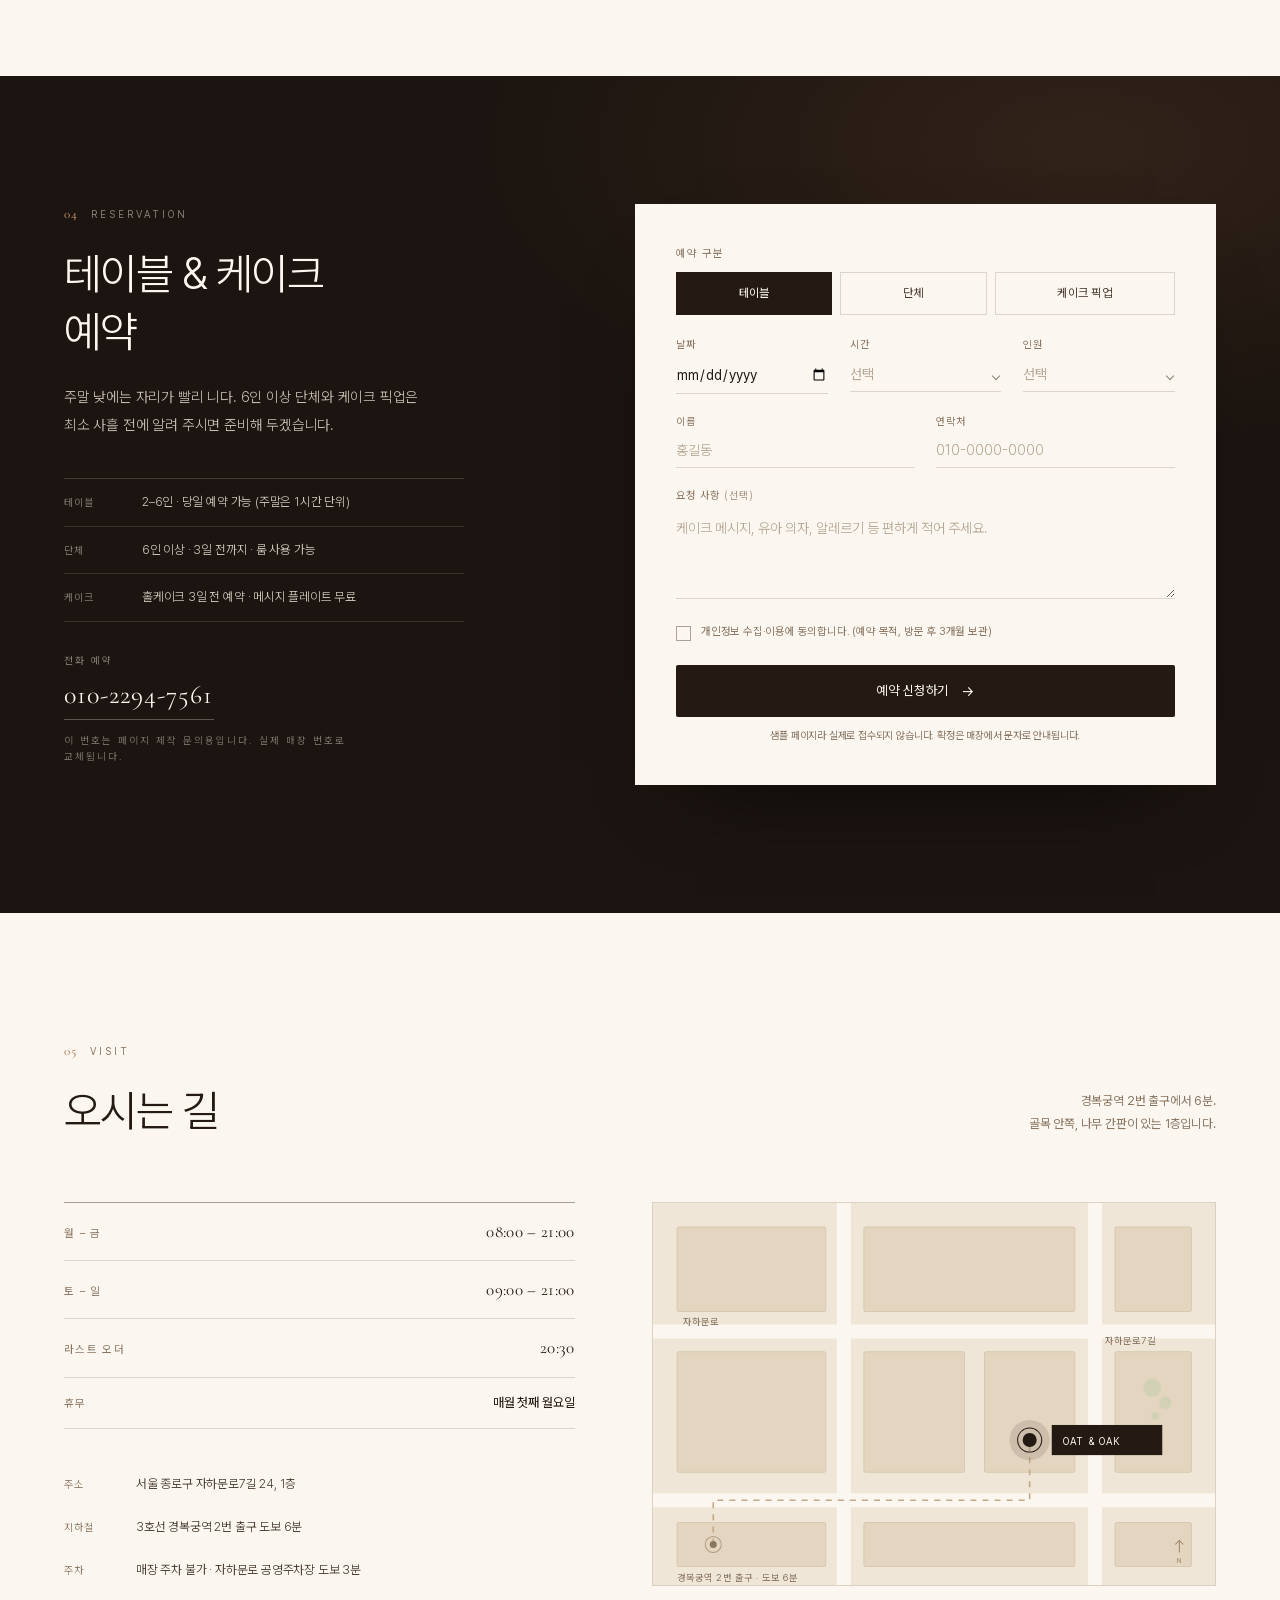
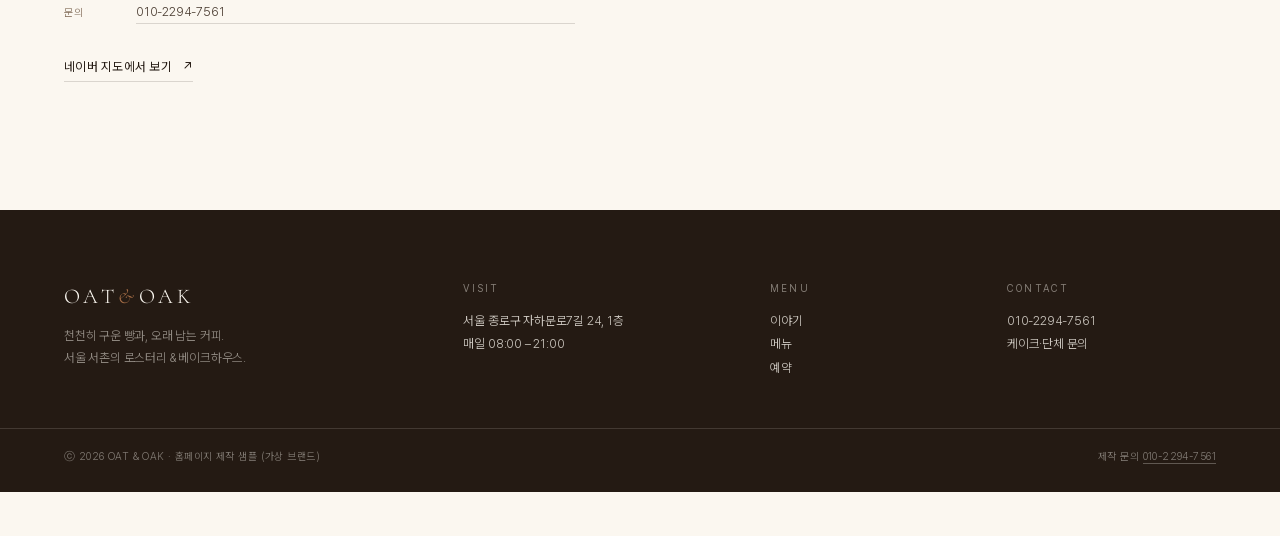
<file: cafe-sample/index.html>
<!DOCTYPE html>
<html lang="ko">
<head>
<meta charset="utf-8">
<meta name="viewport" content="width=device-width, initial-scale=1, viewport-fit=cover">
<title>OAT &amp; OAK — 오트앤오크 | 로스터리 &amp; 베이크하우스 (제작 샘플)</title>
<meta name="robots" content="noindex, nofollow">
<meta name="description" content="오트앤오크는 서울 서촌의 작은 로스터리 겸 베이크하우스입니다. 매일 새벽 구운 사워도우와 직접 로스팅한 커피, 계절 케이크를 준비합니다.">
<meta property="og:title" content="OAT &amp; OAK — 오트앤오크">
<meta property="og:description" content="천천히 구운 빵과, 오래 남는 커피. 서울 서촌의 로스터리 & 베이크하우스.">
<meta property="og:type" content="website">
<meta property="og:image" content="assets/img/hero.jpg">
<meta name="theme-color" content="#fbf7f0">
<link rel="icon" type="image/svg+xml" href="assets/favicon.svg">
<link rel="preload" href="assets/fonts/PretendardVariable.woff2" as="font" type="font/woff2" crossorigin>
<link rel="stylesheet" href="assets/fonts/fonts.css">
<link rel="stylesheet" href="styles.css">
<script>document.documentElement.classList.add('js');</script>
</head>
<body>

<a class="skip" href="#main">본문으로 이동</a>

<div class="demo-bar" role="note">
  <span class="demo-bar__tag">SAMPLE</span>
  <span class="demo-bar__text">제작 샘플 페이지 · 실제 업체가 아닙니다</span>
  <span class="demo-bar__text demo-bar__text--short">제작 샘플 · 실제 업체 아님</span>
  <a class="demo-bar__cta" href="tel:01022947561"><span class="demo-bar__cta-label">이런 홈페이지 제작 문의 </span><strong>010-2294-7561</strong></a>
</div>

<header class="site-header" id="siteHeader">
  <div class="shell site-header__inner">
    <a class="brand" href="#top" aria-label="오트앤오크, 맨 위로">
      <span class="brand__mark">OAT<span class="brand__amp">&amp;</span>OAK</span>
      <span class="brand__sub">ROASTERY &amp; BAKEHOUSE · SEOUL</span>
    </a>

    <nav class="nav" id="primaryNav" aria-label="주요 메뉴">
      <a class="nav__link" href="#story">이야기</a>
      <a class="nav__link" href="#menu">메뉴</a>
      <a class="nav__link" href="#space">공간</a>
      <a class="nav__link" href="#reserve">예약</a>
      <a class="nav__link nav__link--cta" href="#reserve">테이블 예약</a>
      <div class="nav__foot">
        <p>서울 종로구 자하문로7길 24, 1층</p>
        <p>매일 08:00 – 21:00 · 라스트 오더 20:30</p>
        <a href="tel:01022947561">010-2294-7561</a>
      </div>
    </nav>

    <a class="header-cta" href="#reserve">테이블 예약</a>

    <button class="menu-toggle" id="menuToggle" aria-expanded="false" aria-controls="primaryNav" aria-label="메뉴 열기">
      <span></span><span></span>
    </button>
  </div>
</header>

<main id="main">

  <!-- ① HERO -->
  <section class="hero" id="top">
    <div class="hero__media">
      <img src="assets/img/hero.jpg" alt="오트앤오크 매장. 오후 햇빛이 드는 크림색 벽과 월넛 카운터, 에스프레소 머신과 빵이 놓인 풍경" fetchpriority="high" width="1672" height="941">
    </div>
    <div class="hero__veil"></div>

    <div class="hero__topline shell">
      <p><span class="dot" aria-hidden="true"></span>SEOCHON, SEOUL — SINCE 2017</p>
      <p class="hero__hours">매일 08:00 – 21:00</p>
    </div>

    <div class="hero__card">
      <p class="hero__eyebrow">ROASTERY &amp; BAKEHOUSE</p>
      <h1 class="hero__title">천천히 구운 빵과,<br>오래 남는 커피.</h1>
      <p class="hero__serif">Bread, slowly. Coffee, kept.</p>
      <p class="hero__lead">
        새벽 다섯 시에 반죽을 치고, 여덟 시에 문을 엽니다.
        그날 구운 빵과 그 주에 로스팅한 커피만으로 하루를 채웁니다.
      </p>
      <div class="hero__actions">
        <a class="btn btn--solid" href="#reserve">테이블 예약 <span aria-hidden="true">→</span></a>
        <a class="btn btn--line" href="#menu">메뉴 보기</a>
      </div>
      <p class="hero__foot">서울 종로구 자하문로7길 24, 1층 · 경복궁역 6분</p>
    </div>

    <div class="hero__facts">
      <div><strong>320</strong><span>매일 굽는 빵</span></div>
      <div><strong>06</strong><span>싱글 오리진</span></div>
      <div><strong>42</strong><span>좌석</span></div>
    </div>

    <div class="hero__side" aria-hidden="true"><span>SCROLL</span><i></i></div>
  </section>

  <!-- marquee -->
  <div class="marquee" aria-hidden="true">
    <div class="marquee__track">
      <span>Sourdough</span><i>·</i><span>Espresso</span><i>·</i><span>Seasonal Cake</span><i>·</i><span>Slow Morning</span><i>·</i><span>Seochon</span><i>·</i>
      <span>Sourdough</span><i>·</i><span>Espresso</span><i>·</i><span>Seasonal Cake</span><i>·</i><span>Slow Morning</span><i>·</i><span>Seochon</span><i>·</i>
    </div>
  </div>

  <!-- ② STORY -->
  <section class="section story" id="story">
    <div class="shell story__grid">
      <div class="story__body">
        <p class="label reveal"><span class="label__no">01</span>Our Story</p>
        <h2 class="h2 reveal">매일 아침 여섯 시,<br>반죽을 먼저 만집니다.</h2>
        <div class="story__text reveal">
          <p>
            2017년, 자하문로 골목의 작은 오븐 하나로 시작했습니다. 빵은 전날 반죽해 하룻밤 저온에서
            익히고, 아침에 구워 그날 안에 팝니다. 남은 빵은 다음 날로 넘기지 않습니다.
          </p>
          <p>
            커피도 같은 방식입니다. 매주 월요일 여섯 종의 원두를 조금씩 로스팅하고, 그 주에 가장
            좋은 컵을 먼저 손님께 드립니다. 화려한 메뉴보다 매일 같은 맛을 지키는 쪽을 택했습니다.
          </p>
        </div>

        <div class="story__sign reveal">
          <p class="story__sign-script">Seo-jun &amp; Yu-jin</p>
          <p class="story__sign-meta">박서준 · 김유진 <span>FOUNDERS</span></p>
        </div>

        <dl class="stats reveal">
          <div class="stat"><dt>오픈</dt><dd>2017<small>년</small></dd></div>
          <div class="stat"><dt>매일 굽는 빵</dt><dd><span class="counter" data-to="320">0</span><small>개</small></dd></div>
          <div class="stat"><dt>싱글 오리진</dt><dd><span class="counter" data-to="6">0</span><small>종</small></dd></div>
          <div class="stat"><dt>매장 좌석</dt><dd><span class="counter" data-to="42">0</span><small>석</small></dd></div>
        </dl>
      </div>

      <div class="story__media reveal">
        <figure>
          <img src="assets/img/story.jpg" alt="월넛 카운터와 크림색 아치 벽, 아침 햇빛이 드는 오트앤오크 매장 내부" loading="lazy" width="1122" height="1402">
          <figcaption><span>Counter — walnut &amp; lime plaster</span><span>Seochon, 2025</span></figcaption>
        </figure>
        <p class="story__note">낮은 음악, 넓은 간격의 테이블.<br>혼자 와도 오래 앉아 있기 좋은 자리를 만듭니다.</p>
      </div>
    </div>
  </section>

  <!-- ③ MENU -->
  <section class="section menu" id="menu">
    <div class="shell">
      <div class="section__head">
        <div>
          <p class="label reveal"><span class="label__no">02</span>Signature</p>
          <h2 class="h2 reveal">오늘의 메뉴</h2>
        </div>
        <p class="section__note reveal">원두와 계절 과일에 따라 메뉴가 조금씩 바뀝니다.<br>가격은 매장 기준이며, 포장 시 500원이 할인됩니다.</p>
      </div>

      <div class="menu__grid">
        <aside class="menu__feature reveal">
          <figure>
            <img src="assets/img/espresso.jpg" alt="월넛 바 위로 에스프레소가 세라믹 잔에 내려오는 순간" loading="lazy" width="1122" height="1402">
          </figure>
          <div class="menu__feature-body">
            <p class="menu__feature-no">NO. 01</p>
            <h3>시그니처 크림 라떼</h3>
            <p>직접 내린 에스프레소에 우유를 65도로 데워 천천히 올립니다. 설탕 없이도 고소한 한 잔.</p>
            <span class="menu__price">7,500</span>
          </div>
        </aside>

        <div class="menu__panel-wrap reveal">
          <div class="menu-tabs" role="tablist" aria-label="메뉴 구분">
            <button class="menu-tab is-active" id="tab-coffee" role="tab" aria-selected="true" aria-controls="panel-coffee" type="button">Coffee</button>
            <button class="menu-tab" id="tab-bake" role="tab" aria-selected="false" aria-controls="panel-bake" tabindex="-1" type="button">Bake</button>
            <button class="menu-tab" id="tab-cake" role="tab" aria-selected="false" aria-controls="panel-cake" tabindex="-1" type="button">Cake</button>
          </div>

          <div class="menu-panel is-active" id="panel-coffee" role="tabpanel" aria-labelledby="tab-coffee" tabindex="0">
            <ul class="menu-list">
              <li class="menu-item">
                <div class="menu-item__row"><h3>시그니처 크림 라떼</h3><span class="menu-item__dots" aria-hidden="true"></span><span class="menu-item__price">7,500</span></div>
                <p>에스프레소 · 스팀 밀크 · 크림</p>
              </li>
              <li class="menu-item">
                <div class="menu-item__row"><h3>플랫 화이트</h3><span class="menu-item__dots" aria-hidden="true"></span><span class="menu-item__price">6,000</span></div>
                <p>더블 샷 · 밀크 120ml</p>
              </li>
              <li class="menu-item">
                <div class="menu-item__row"><h3>핸드드립 · 싱글 오리진</h3><span class="menu-item__dots" aria-hidden="true"></span><span class="menu-item__price">7,000</span></div>
                <p>이번 주 원두 · 에티오피아 / 콜롬비아 중 선택</p>
              </li>
              <li class="menu-item">
                <div class="menu-item__row"><h3>콜드브루</h3><span class="menu-item__dots" aria-hidden="true"></span><span class="menu-item__price">6,500</span></div>
                <p>18시간 저온 추출 · 스파클링 워터 별도</p>
              </li>
              <li class="menu-item">
                <div class="menu-item__row"><h3>에스프레소</h3><span class="menu-item__dots" aria-hidden="true"></span><span class="menu-item__price">4,500</span></div>
                <p>하우스 블렌드 · 더블</p>
              </li>
            </ul>
          </div>

          <div class="menu-panel" id="panel-bake" role="tabpanel" aria-labelledby="tab-bake" tabindex="0" hidden>
            <ul class="menu-list">
              <li class="menu-item">
                <div class="menu-item__row"><h3>사워도우</h3><span class="menu-item__dots" aria-hidden="true"></span><span class="menu-item__price">9,800</span></div>
                <p>천연 발효종 · 통밀 30% · 1kg</p>
              </li>
              <li class="menu-item">
                <div class="menu-item__row"><h3>크루아상</h3><span class="menu-item__dots" aria-hidden="true"></span><span class="menu-item__price">4,800</span></div>
                <p>프랑스산 버터 · 27겹</p>
              </li>
              <li class="menu-item">
                <div class="menu-item__row"><h3>밤 식빵</h3><span class="menu-item__dots" aria-hidden="true"></span><span class="menu-item__price">8,500</span></div>
                <p>국산 밤 · 우유 식빵 · 한 덩이</p>
              </li>
              <li class="menu-item">
                <div class="menu-item__row"><h3>치아바타</h3><span class="menu-item__dots" aria-hidden="true"></span><span class="menu-item__price">5,500</span></div>
                <p>올리브오일 · 로즈마리</p>
              </li>
              <li class="menu-item">
                <div class="menu-item__row"><h3>초콜릿 스콘</h3><span class="menu-item__dots" aria-hidden="true"></span><span class="menu-item__price">5,000</span></div>
                <p>발로나 70% · 크림 스콘</p>
              </li>
            </ul>
          </div>

          <div class="menu-panel" id="panel-cake" role="tabpanel" aria-labelledby="tab-cake" tabindex="0" hidden>
            <ul class="menu-list">
              <li class="menu-item">
                <div class="menu-item__row"><h3>무화과 크림 케이크</h3><span class="menu-item__dots" aria-hidden="true"></span><span class="menu-item__price">8,500</span></div>
                <p>제철 무화과 · 생크림 · 시트 3겹</p>
              </li>
              <li class="menu-item">
                <div class="menu-item__row"><h3>바스크 치즈케이크</h3><span class="menu-item__dots" aria-hidden="true"></span><span class="menu-item__price">7,800</span></div>
                <p>크림치즈 · 바닐라 빈 · 노릇한 윗면</p>
              </li>
              <li class="menu-item">
                <div class="menu-item__row"><h3>얼그레이 파운드</h3><span class="menu-item__dots" aria-hidden="true"></span><span class="menu-item__price">6,500</span></div>
                <p>얼그레이 티 · 레몬 글레이즈</p>
              </li>
              <li class="menu-item">
                <div class="menu-item__row"><h3>당근 케이크</h3><span class="menu-item__dots" aria-hidden="true"></span><span class="menu-item__price">7,500</span></div>
                <p>호두 · 계피 · 크림치즈 프로스팅</p>
              </li>
              <li class="menu-item">
                <div class="menu-item__row"><h3>티라미수</h3><span class="menu-item__dots" aria-hidden="true"></span><span class="menu-item__price">7,000</span></div>
                <p>마스카포네 · 에스프레소 · 코코아</p>
              </li>
            </ul>
          </div>

          <p class="menu__foot">우유 변경(오트·아몬드) 가능 · 디카페인 +500원<br>단체 케이크는 3일 전까지 예약을 받습니다.</p>
        </div>
      </div>
    </div>
  </section>

  <!-- ④ SPACE -->
  <section class="section space" id="space">
    <div class="shell">
      <div class="section__head">
        <div>
          <p class="label reveal"><span class="label__no">03</span>The Space</p>
          <h2 class="h2 reveal">오래 앉아 있어도<br>괜찮은 자리.</h2>
        </div>
        <p class="section__note reveal">42석, 테이블 간격 1.2m.<br>노트북은 창가 두 테이블에서만 사용하실 수 있습니다.</p>
      </div>

      <div class="gallery">
        <figure class="gallery__item gallery__item--wide reveal">
          <img src="assets/img/bake.jpg" alt="린넨 위에 식힌 사워도우와 크루아상" loading="lazy" width="1402" height="1122">
          <figcaption><span>매일 아침 8시, 첫 번째 오븐</span><span>Bakehouse</span></figcaption>
        </figure>
        <figure class="gallery__item gallery__item--tall reveal">
          <img src="assets/img/story.jpg" alt="아치형 벽과 월넛 테이블이 있는 매장 안쪽" loading="lazy" width="1122" height="1402">
          <figcaption><span>아치 아래, 가장 조용한 테이블</span><span>Room A</span></figcaption>
        </figure>
        <div class="gallery__note reveal">
          <h3>공간에 대해</h3>
          <ul>
            <li><span>좌석</span>테이블 12 · 바 6 · 창가 8 · 룸 16</li>
            <li><span>콘센트</span>창가·바 좌석 이용 가능</li>
            <li><span>반려동물</span>야외 테라스만 동반 가능</li>
            <li><span>단체</span>6인 이상은 예약 후 이용</li>
          </ul>
        </div>
        <figure class="gallery__item gallery__item--half reveal">
          <img src="assets/img/cake.jpg" alt="무화과 크림 케이크 한 조각과 커피" loading="lazy" width="1122" height="1402">
          <figcaption><span>계절 케이크, 매주 금요일</span><span>Seasonal</span></figcaption>
        </figure>
      </div>
    </div>
  </section>

  <!-- ⑤ RESERVATION -->
  <section class="section reserve" id="reserve">
    <div class="shell reserve__grid">
      <div class="reserve__intro">
        <p class="label reveal"><span class="label__no">04</span>Reservation</p>
        <h2 class="h2 reveal">테이블 &amp; 케이크<br>예약</h2>
        <p class="lede reveal">
          주말 낮에는 자리가 빨리 니다. 6인 이상 단체와 케이크 픽업은
          최소 사흘 전에 알려 주시면 준비해 두겠습니다.
        </p>

        <ul class="reserve__points reveal">
          <li><span>테이블</span>2–6인 · 당일 예약 가능 (주말은 1시간 단위)</li>
          <li><span>단체</span>6인 이상 · 3일 전까지 · 룸 사용 가능</li>
          <li><span>케이크</span>홀케이크 3일 전 예약 · 메시지 플레이트 무료</li>
        </ul>

        <div class="reserve__direct reveal">
          <p>전화 예약</p>
          <a href="tel:01022947561">010-2294-7561</a>
          <p class="reserve__direct-note">이 번호는 페이지 제작 문의용입니다. 실제 매장 번호로 교체됩니다.</p>
        </div>
      </div>

      <div class="reserve__form reveal">
        <form class="form" id="reserveForm" novalidate>
          <fieldset class="segmented">
            <legend>예약 구분</legend>
            <div class="segmented__options">
              <label class="segmented__item">
                <input type="radio" name="type" value="테이블" checked>
                <span>테이블</span>
              </label>
              <label class="segmented__item">
                <input type="radio" name="type" value="단체 (6인 이상)">
                <span>단체</span>
              </label>
              <label class="segmented__item">
                <input type="radio" name="type" value="케이크 픽업">
                <span>케이크 픽업</span>
              </label>
            </div>
          </fieldset>

          <div class="form__row form__row--3">
            <div class="field">
              <label for="date">날짜</label>
              <input type="date" id="date" name="date" required aria-describedby="err-date">
              <p class="field__error" id="err-date" data-error-for="date">날짜를 선택해 주세요.</p>
            </div>
            <div class="field">
              <label for="time">시간</label>
              <div class="select">
                <select id="time" name="time" required aria-describedby="err-time">
                  <option value="" selected disabled>선택</option>
                  <option>08:00 – 10:00</option>
                  <option>10:00 – 12:00</option>
                  <option>12:00 – 14:00</option>
                  <option>14:00 – 16:00</option>
                  <option>16:00 – 18:00</option>
                  <option>18:00 – 21:00</option>
                </select>
              </div>
              <p class="field__error" id="err-time" data-error-for="time">시간대를 선택해 주세요.</p>
            </div>
            <div class="field">
              <label for="people">인원</label>
              <div class="select">
                <select id="people" name="people" required aria-describedby="err-people">
                  <option value="" selected disabled>선택</option>
                  <option>1명</option>
                  <option>2명</option>
                  <option>3명</option>
                  <option>4명</option>
                  <option>5명</option>
                  <option>6명</option>
                  <option>7명 이상</option>
                </select>
              </div>
              <p class="field__error" id="err-people" data-error-for="people">인원을 선택해 주세요.</p>
            </div>
          </div>

          <div class="form__row form__row--2">
            <div class="field">
              <label for="name">이름</label>
              <input type="text" id="name" name="name" autocomplete="name" placeholder="홍길동" required aria-describedby="err-name">
              <p class="field__error" id="err-name" data-error-for="name">이름을 입력해 주세요.</p>
            </div>
            <div class="field">
              <label for="phone">연락처</label>
              <input type="tel" id="phone" name="phone" autocomplete="tel" inputmode="tel" placeholder="010-0000-0000" required aria-describedby="err-phone">
              <p class="field__error" id="err-phone" data-error-for="phone">연락 가능한 번호를 입력해 주세요.</p>
            </div>
          </div>

          <div class="field">
            <label for="message">요청 사항 <span class="optional">(선택)</span></label>
            <textarea id="message" name="message" rows="3" placeholder="케이크 메시지, 유아 의자, 알레르기 등 편하게 적어 주세요."></textarea>
          </div>

          <label class="check">
            <input type="checkbox" id="agree" name="agree" required aria-describedby="err-agree">
            <span class="check__box" aria-hidden="true"></span>
            <span class="check__text">개인정보 수집·이용에 동의합니다. (예약 목적, 방문 후 3개월 보관)</span>
          </label>
          <p class="field__error field__error--check" id="err-agree" data-error-for="agree">예약을 위해 동의가 필요합니다.</p>

          <button class="btn btn--solid form__submit" type="submit">예약 신청하기 <span aria-hidden="true">→</span></button>
          <p class="form__foot">샘플 페이지라 실제로 접수되지 않습니다. 확정은 매장에서 문자로 안내됩니다.</p>
        </form>

        <div class="form__done" id="formDone" role="status" aria-live="polite" hidden>
          <p class="form__done-mark" aria-hidden="true">✓</p>
          <h3>예약 신청이 접수되었습니다.</h3>
          <p class="form__done-summary" id="doneSummary"></p>
          <p class="form__done-note">확정 여부는 영업일 1일 이내에 문자로 안내드립니다.<br>급한 예약은 <a href="tel:01022947561">010-2294-7561</a>로 연락 주세요.</p>
          <button class="btn btn--line" type="button" id="resetForm">다시 작성하기</button>
        </div>
      </div>
    </div>
  </section>

  <!-- ⑥ VISIT -->
  <section class="section visit" id="visit">
    <div class="shell">
      <div class="section__head">
        <div>
          <p class="label reveal"><span class="label__no">05</span>Visit</p>
          <h2 class="h2 reveal">오시는 길</h2>
        </div>
        <p class="section__note reveal">경복궁역 2번 출구에서 6분.<br>골목 안쪽, 나무 간판이 있는 1층입니다.</p>
      </div>

      <div class="visit__grid">
        <div class="visit__info reveal">
          <dl class="hours">
            <div><dt>월 – 금</dt><dd>08:00 – 21:00</dd></div>
            <div><dt>토 – 일</dt><dd>09:00 – 21:00</dd></div>
            <div><dt>라스트 오더</dt><dd>20:30</dd></div>
            <div><dt>휴무</dt><dd class="hours__text">매월 첫째 월요일</dd></div>
          </dl>

          <ul class="visit__list">
            <li><span>주소</span>서울 종로구 자하문로7길 24, 1층</li>
            <li><span>지하철</span>3호선 경복궁역 2번 출구 도보 6분</li>
            <li><span>주차</span>매장 주차 불가 · 자하문로 공영주차장 도보 3분</li>
            <li><span>문의</span><a href="tel:01022947561">010-2294-7561</a></li>
          </ul>

          <a class="visit__link" href="https://map.naver.com" target="_blank" rel="noopener">네이버 지도에서 보기 <span aria-hidden="true">↗</span></a>
        </div>

        <div class="visit__map reveal" aria-label="오트앤오크 위치를 표시한 약도">
          <svg viewBox="0 0 560 380" role="img" aria-label="자하문로에서 골목으로 들어온 1층 건물에 있는 오트앤오크 약도">
            <rect width="560" height="380" fill="#efe6d8"/>
            <g fill="#e3d5bf" stroke="#d8c8ae" stroke-width="1">
              <rect x="24" y="24" width="148" height="84" rx="2"/>
              <rect x="210" y="24" width="210" height="84" rx="2"/>
              <rect x="460" y="24" width="76" height="84" rx="2"/>
              <rect x="24" y="148" width="148" height="120" rx="2"/>
              <rect x="210" y="148" width="100" height="120" rx="2"/>
              <rect x="330" y="148" width="90" height="120" rx="2"/>
              <rect x="460" y="148" width="76" height="120" rx="2"/>
              <rect x="24" y="318" width="148" height="44" rx="2"/>
              <rect x="210" y="318" width="210" height="44" rx="2"/>
              <rect x="460" y="318" width="76" height="44" rx="2"/>
            </g>
            <g fill="#cfd1b4" opacity=".9">
              <circle cx="497" cy="184" r="9"/>
              <circle cx="510" cy="199" r="6"/>
              <circle cx="500" cy="212" r="4"/>
            </g>
            <g fill="none" stroke="#fbf7f0" stroke-width="14" stroke-linecap="square">
              <path d="M0 128 H560"/>
              <path d="M190 0 V380"/>
              <path d="M440 0 V380"/>
              <path d="M0 296 H560"/>
            </g>
            <g fill="none" stroke="#c4a887" stroke-width="1.6" stroke-dasharray="6 6">
              <path d="M60 340 V296 H375 V236"/>
            </g>
            <g font-family="Pretendard, sans-serif" fill="#8a7663" font-size="9.5" letter-spacing="1">
              <text x="30" y="121">자하문로</text>
              <text x="450" y="140">자하문로7길</text>
              <text x="24" y="376">경복궁역 2번 출구 · 도보 6분</text>
            </g>
            <g>
              <circle cx="60" cy="340" r="3.5" fill="#8a7663"/>
              <circle cx="60" cy="340" r="8" fill="none" stroke="#8a7663" stroke-width="1" opacity=".6"/>
              <circle cx="375" cy="236" r="20" fill="#241a13" opacity=".12"/>
              <circle cx="375" cy="236" r="7" fill="#241a13"/>
              <circle cx="375" cy="236" r="12" fill="none" stroke="#241a13" stroke-width="1"/>
              <rect x="397" y="221" width="110" height="30" fill="#241a13"/>
              <text x="408" y="241" font-family="Pretendard, sans-serif" font-size="10" fill="#fbf7f0" letter-spacing="1.2">OAT &amp; OAK</text>
            </g>
            <g stroke="#9a8468" stroke-width="1" fill="none">
              <path d="M524 336 v12"/>
              <path d="M520 340 l4 -4 4 4"/>
            </g>
            <text x="522" y="358" font-family="Pretendard, sans-serif" font-size="7" fill="#9a8468" letter-spacing=".6">N</text>
          </svg>
        </div>
      </div>
    </div>
  </section>

</main>

<footer class="footer">
  <div class="shell footer__top">
    <div class="footer__brand">
      <span class="footer__logo">OAT<span class="brand__amp">&amp;</span>OAK</span>
      <p>천천히 구운 빵과, 오래 남는 커피.<br>서울 서촌의 로스터리 &amp; 베이크하우스.</p>
    </div>
    <div class="footer__col">
      <h4>Visit</h4>
      <p>서울 종로구 자하문로7길 24, 1층<br>매일 08:00 – 21:00</p>
    </div>
    <div class="footer__col">
      <h4>Menu</h4>
      <p><a href="#story">이야기</a><br><a href="#menu">메뉴</a><br><a href="#reserve">예약</a></p>
    </div>
    <div class="footer__col">
      <h4>Contact</h4>
      <p><a href="tel:01022947561">010-2294-7561</a><br><a href="#reserve">케이크·단체 문의</a></p>
    </div>
  </div>
  <div class="shell footer__base">
    <span>ⓒ 2026 OAT &amp; OAK · 홈페이지 제작 샘플 (가상 브랜드)</span>
    <span>제작 문의 <a href="tel:01022947561">010-2294-7561</a></span>
  </div>
</footer>

<script src="script.js"></script>
</body>
</html>
</file>
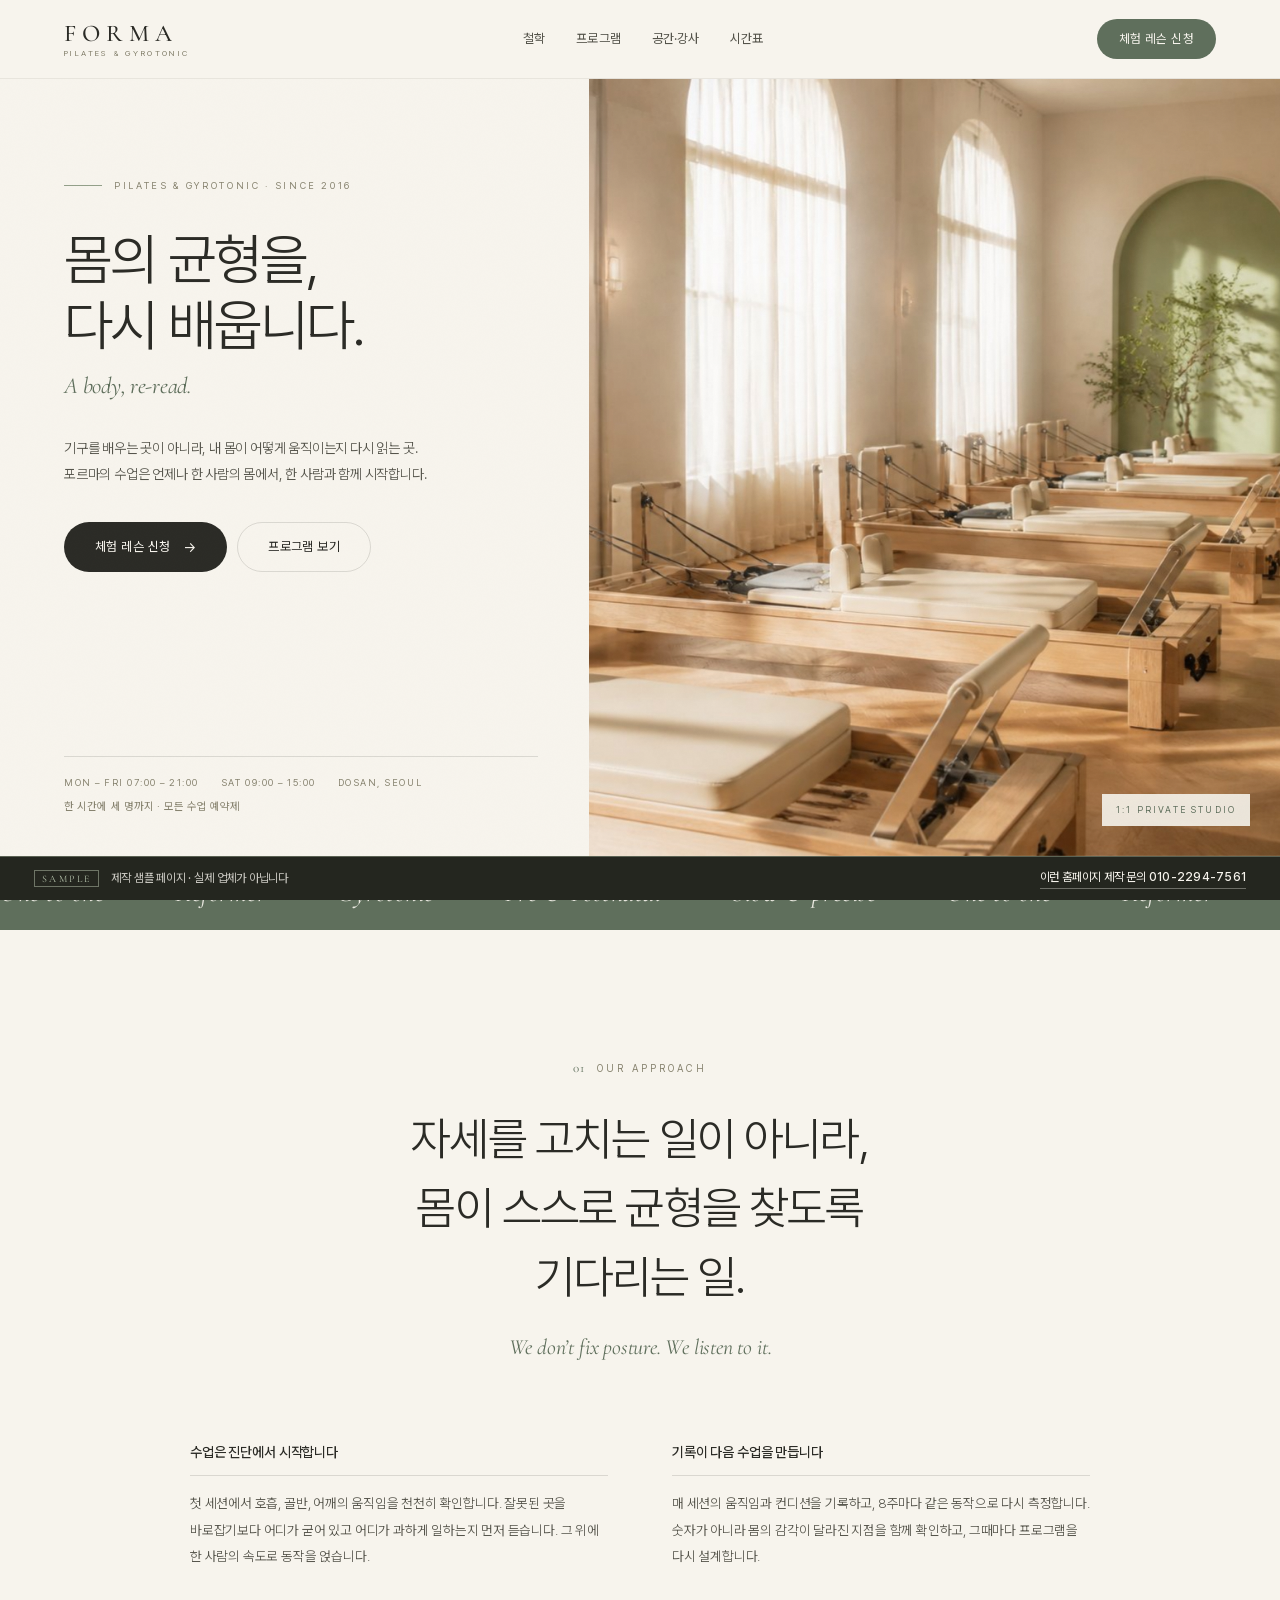
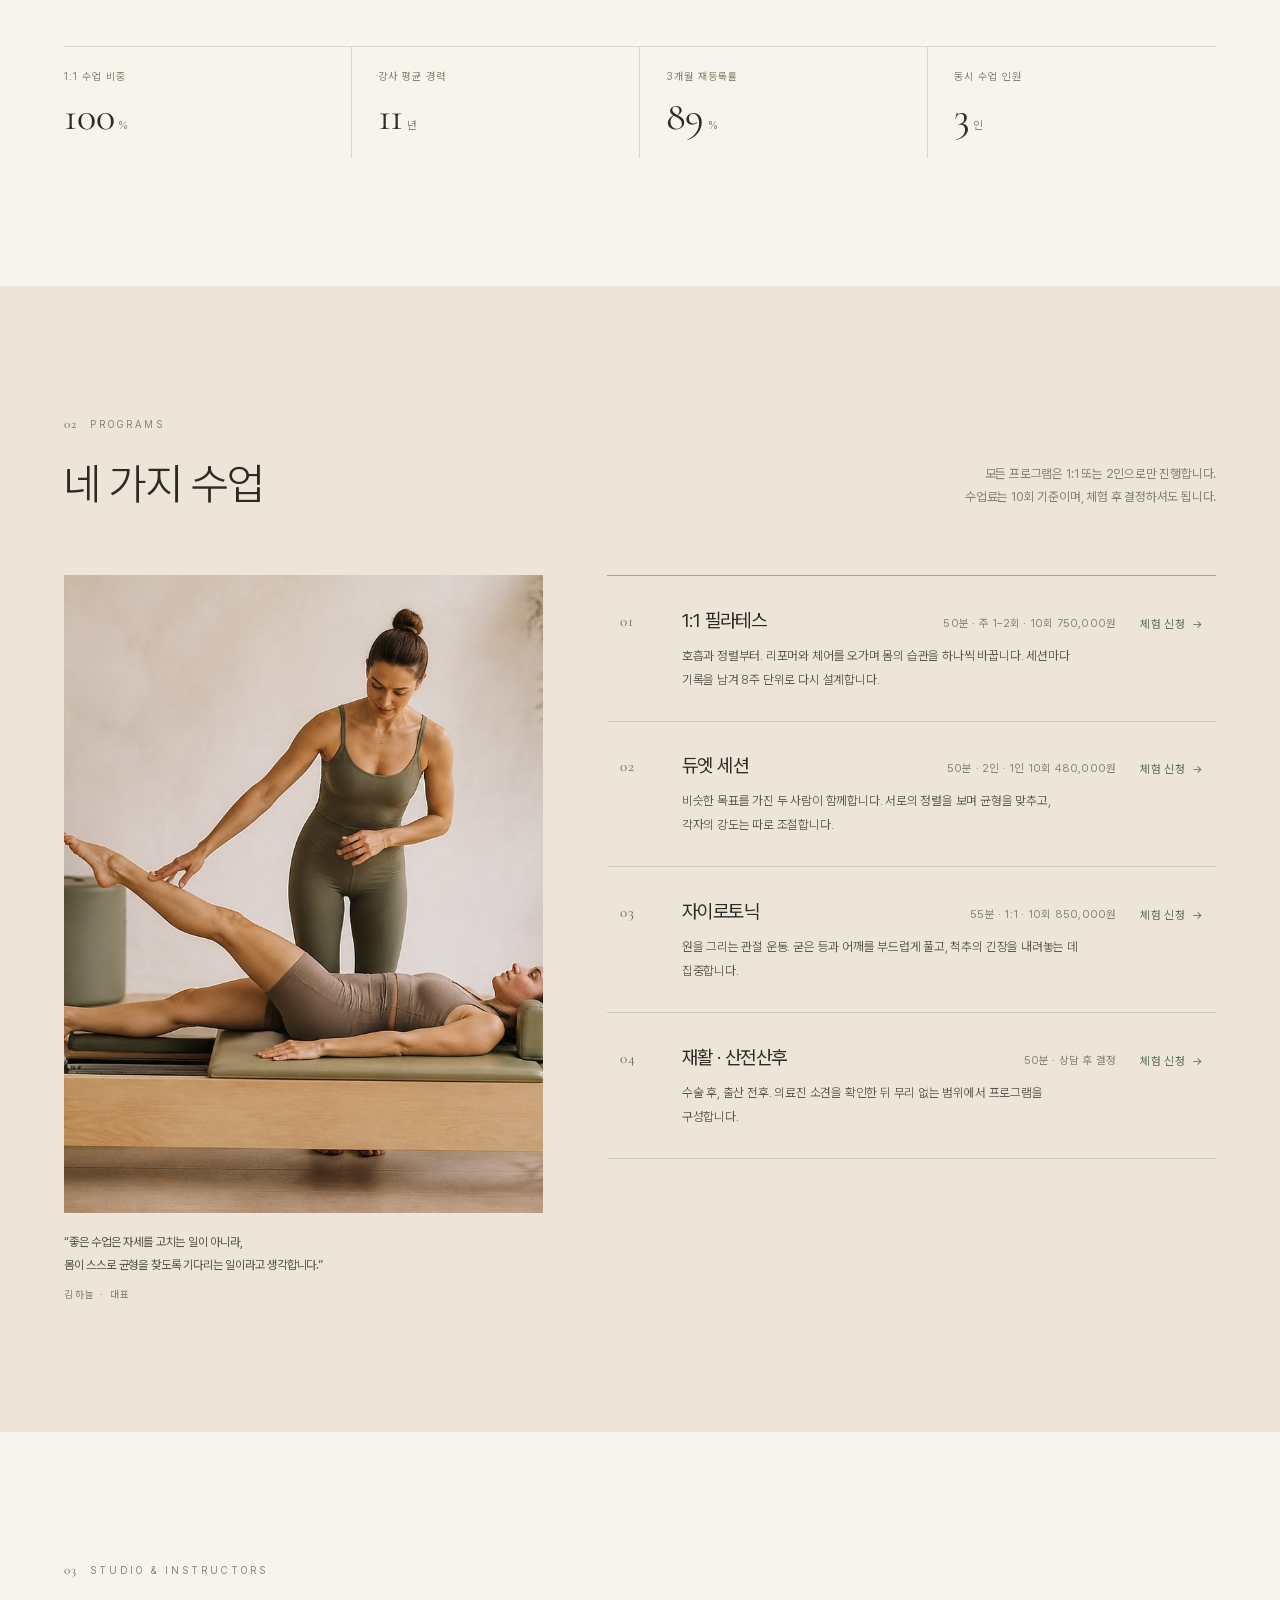
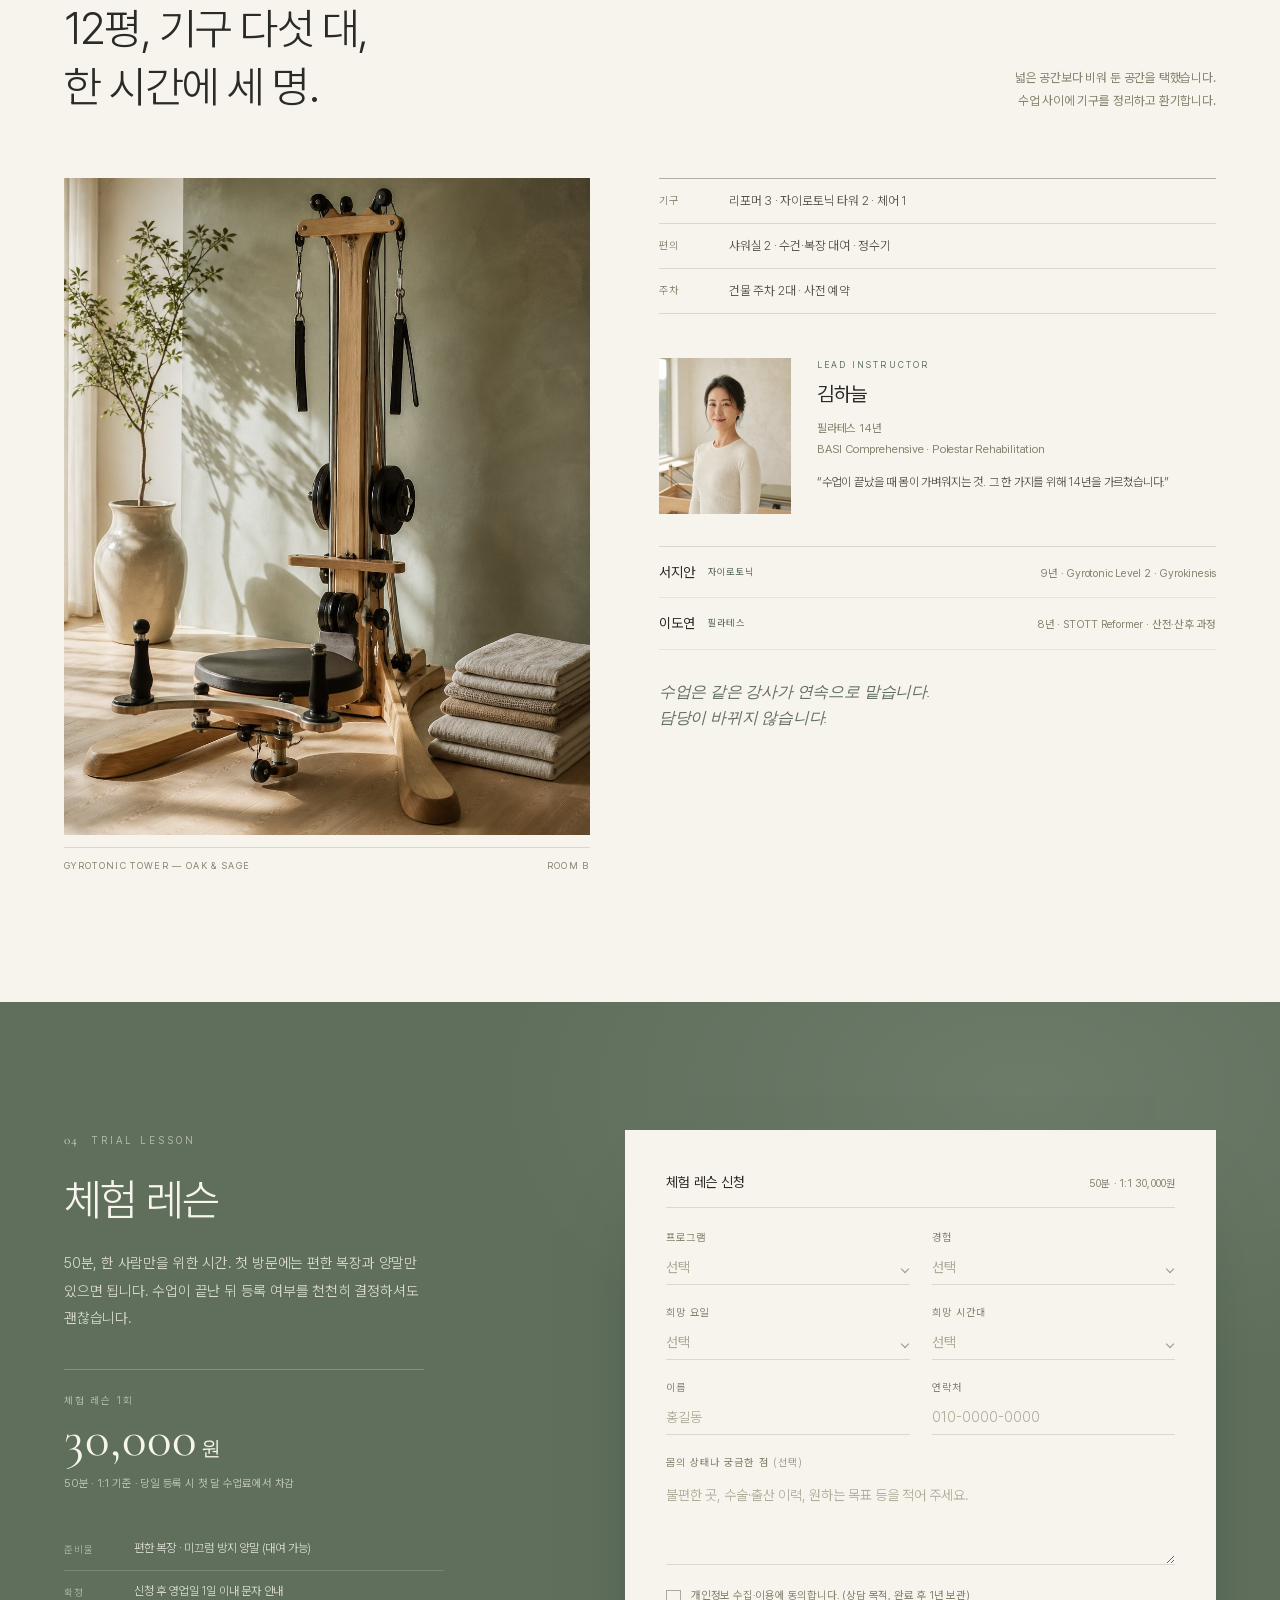
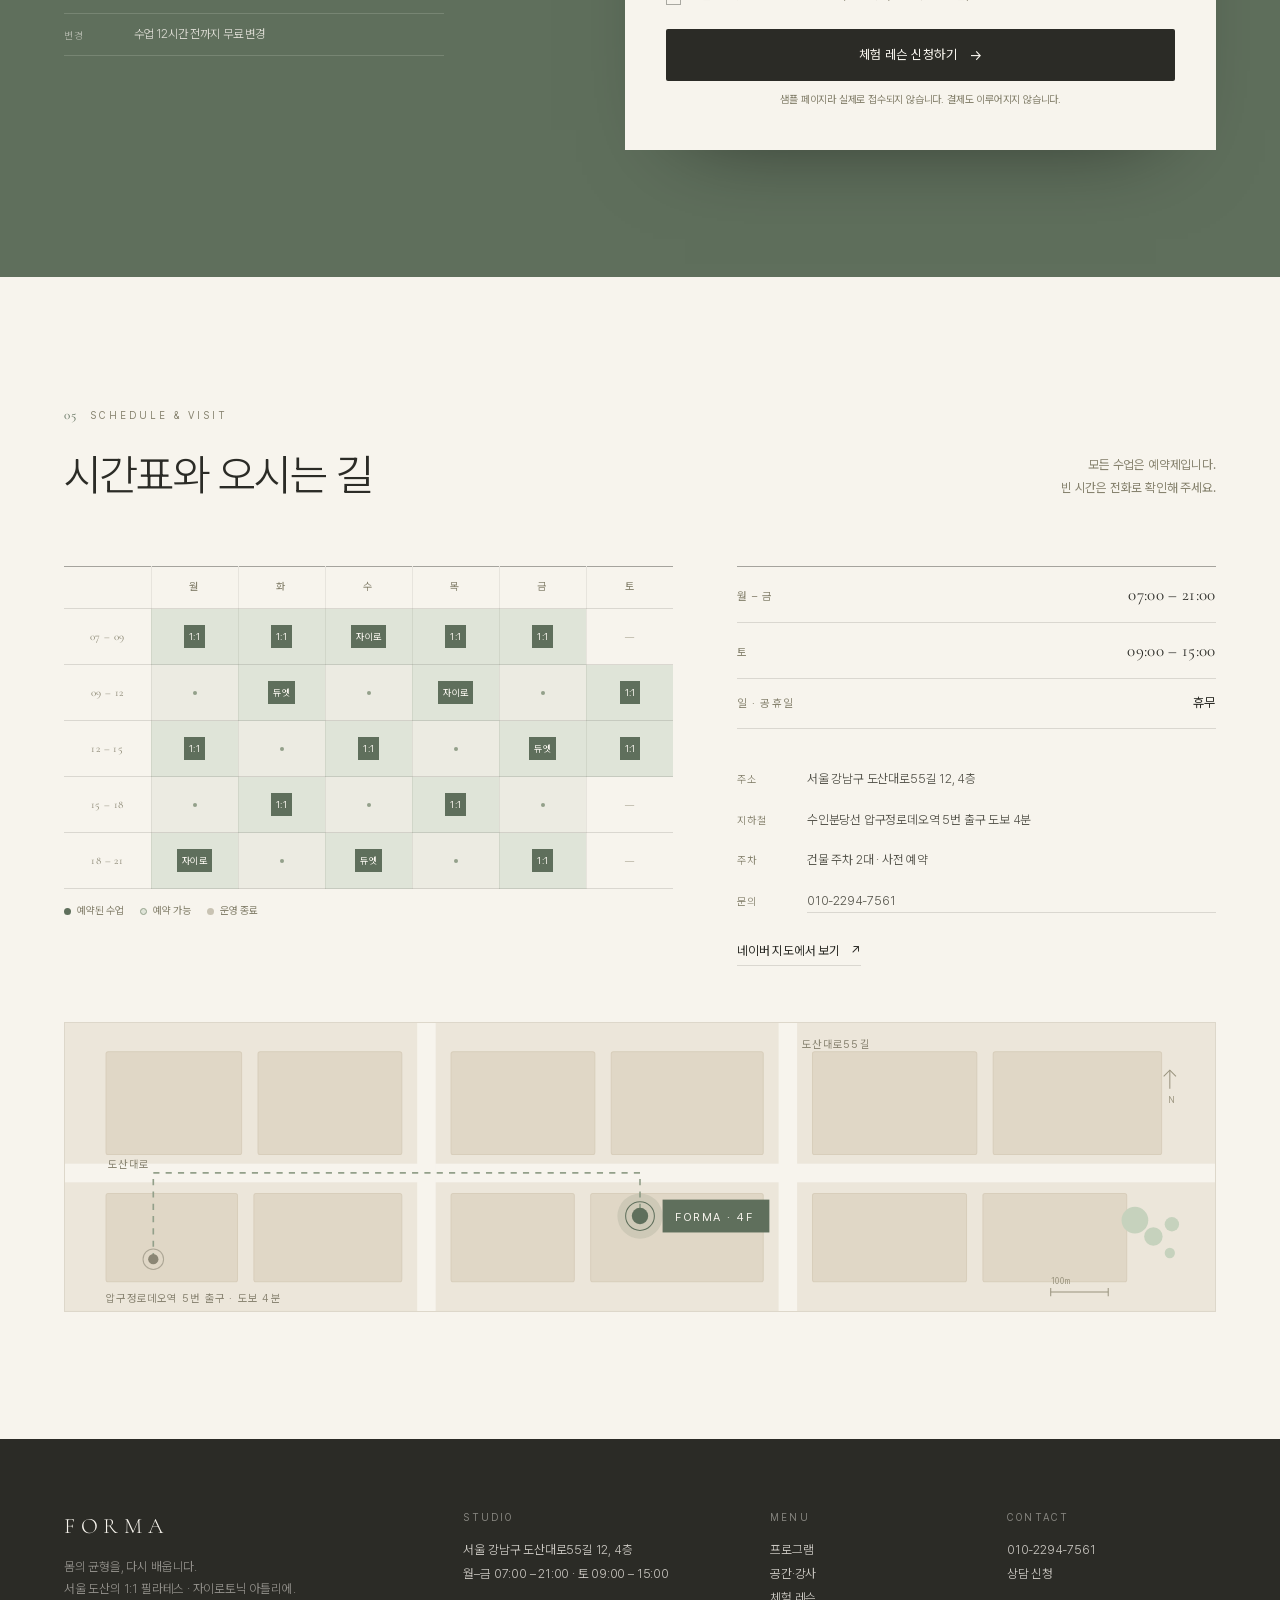
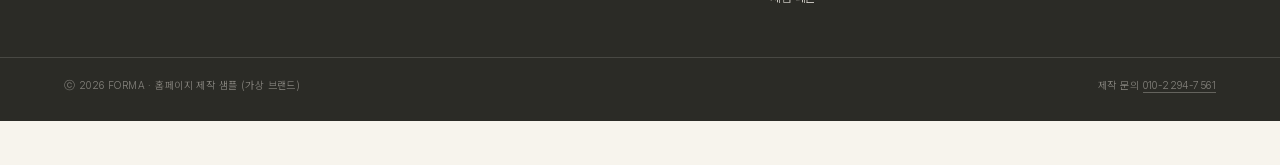
<file: pilates-sample/index.html>
<!DOCTYPE html>
<html lang="ko">
<head>
<meta charset="utf-8">
<meta name="viewport" content="width=device-width, initial-scale=1, viewport-fit=cover">
<title>FORMA — 포르마 | 1:1 필라테스 &amp; 자이로토닉 (제작 샘플)</title>
<meta name="robots" content="noindex, nofollow">
<meta name="description" content="포르마는 서울 도산의 1:1 필라테스·자이로토닉 스튜디오입니다. 한 시간에 세 명까지, 매 세션 기록으로 몸의 균형을 다시 설계합니다.">
<meta property="og:title" content="FORMA — 포르마 | 1:1 필라테스 &amp; 자이로토닉">
<meta property="og:description" content="몸의 균형을, 다시 배웁니다. 도산의 1:1 필라테스·자이로토닉 아틀리에.">
<meta property="og:type" content="website">
<meta property="og:image" content="assets/img/hero.jpg">
<meta name="theme-color" content="#f7f4ed">
<link rel="icon" type="image/svg+xml" href="assets/favicon.svg">
<link rel="preload" href="assets/fonts/PretendardVariable.woff2" as="font" type="font/woff2" crossorigin>
<link rel="stylesheet" href="assets/fonts/fonts.css">
<link rel="stylesheet" href="styles.css">
<script>document.documentElement.classList.add('js');</script>
</head>
<body>

<a class="skip" href="#main">본문으로 이동</a>

<div class="demo-bar" role="note">
  <span class="demo-bar__tag">SAMPLE</span>
  <span class="demo-bar__text">제작 샘플 페이지 · 실제 업체가 아닙니다</span>
  <span class="demo-bar__text demo-bar__text--short">제작 샘플 · 실제 업체 아님</span>
  <a class="demo-bar__cta" href="tel:01022947561"><span class="demo-bar__cta-label">이런 홈페이지 제작 문의 </span><strong>010-2294-7561</strong></a>
</div>

<header class="site-header" id="siteHeader">
  <div class="shell site-header__inner">
    <a class="brand" href="#top" aria-label="포르마, 맨 위로">
      <span class="brand__mark">FORMA</span>
      <span class="brand__sub">PILATES &amp; GYROTONIC</span>
    </a>

    <nav class="nav" id="primaryNav" aria-label="주요 메뉴">
      <a class="nav__link" href="#philosophy">철학</a>
      <a class="nav__link" href="#programs">프로그램</a>
      <a class="nav__link" href="#studio">공간·강사</a>
      <a class="nav__link" href="#schedule">시간표</a>
      <a class="nav__link nav__link--cta" href="#trial">체험 레슨</a>
      <div class="nav__foot">
        <p>서울 강남구 도산대로55길 12, 4층</p>
        <p>월–금 07:00 – 21:00 · 토 09:00 – 15:00</p>
        <a href="tel:01022947561">010-2294-7561</a>
      </div>
    </nav>

    <a class="header-cta" href="#trial">체험 레슨 신청</a>

    <button class="menu-toggle" id="menuToggle" aria-expanded="false" aria-controls="primaryNav" aria-label="메뉴 열기">
      <span></span><span></span>
    </button>
  </div>
</header>

<main id="main">

  <!-- ① HERO -->
  <section class="hero" id="top">
    <div class="hero__panel">
      <div class="hero__copy">
        <p class="hero__eyebrow"><span class="rule" aria-hidden="true"></span>PILATES &amp; GYROTONIC · SINCE 2016</p>
        <h1 class="hero__title">몸의 균형을,<br>다시 배웁니다.</h1>
        <p class="hero__serif">A body, re-read.</p>
        <p class="hero__lead">
          기구를 배우는 곳이 아니라, 내 몸이 어떻게 움직이는지 다시 읽는 곳.
          포르마의 수업은 언제나 한 사람의 몸에서, 한 사람과 함께 시작합니다.
        </p>
        <div class="hero__actions">
          <a class="btn btn--solid" href="#trial">체험 레슨 신청 <span aria-hidden="true">→</span></a>
          <a class="btn btn--line" href="#programs">프로그램 보기</a>
        </div>
      </div>

      <div class="hero__foot">
        <div class="hero__foot-row">
          <span>MON – FRI 07:00 – 21:00</span>
          <span>SAT 09:00 – 15:00</span>
          <span>DOSAN, SEOUL</span>
        </div>
        <p class="hero__foot-note">한 시간에 세 명까지 · 모든 수업 예약제</p>
      </div>
    </div>

    <div class="hero__media">
      <img src="assets/img/hero.jpg" alt="아침 햇빛이 드는 포르마 스튜디오. 오크 리포머 다섯 대와 아이보리 커튼, 세이지색 아치 벽" fetchpriority="high" width="1672" height="941">
      <span class="hero__tag">1:1 PRIVATE STUDIO</span>
    </div>
  </section>

  <!-- marquee -->
  <div class="marquee" aria-hidden="true">
    <div class="marquee__track">
      <span>One to one</span><i>·</i><span>Reformer</span><i>·</i><span>Gyrotonic</span><i>·</i><span>Pre &amp; Postnatal</span><i>·</i><span>Slow &amp; precise</span><i>·</i>
      <span>One to one</span><i>·</i><span>Reformer</span><i>·</i><span>Gyrotonic</span><i>·</i><span>Pre &amp; Postnatal</span><i>·</i><span>Slow &amp; precise</span><i>·</i>
    </div>
  </div>

  <!-- ② PHILOSOPHY -->
  <section class="section philosophy" id="philosophy">
    <div class="shell">
      <p class="label label--center reveal"><span class="label__no">01</span>Our Approach</p>
      <h2 class="statement reveal">자세를 고치는 일이 아니라,<br>몸이 스스로 균형을 찾도록<br>기다리는 일.</h2>
      <p class="statement__en reveal">We don’t fix posture. We listen to it.</p>

      <div class="philosophy__cols">
        <div class="reveal">
          <h3>수업은 진단에서 시작합니다</h3>
          <p>
            첫 세션에서 호흡, 골반, 어깨의 움직임을 천천히 확인합니다. 잘못된 곳을 바로잡기보다
            어디가 굳어 있고 어디가 과하게 일하는지 먼저 듣습니다. 그 위에 한 사람의 속도로
            동작을 얹습니다.
          </p>
        </div>
        <div class="reveal">
          <h3>기록이 다음 수업을 만듭니다</h3>
          <p>
            매 세션의 움직임과 컨디션을 기록하고, 8주마다 같은 동작으로 다시 측정합니다.
            숫자가 아니라 몸의 감각이 달라진 지점을 함께 확인하고, 그때마다 프로그램을
            다시 설계합니다.
          </p>
        </div>
      </div>

      <dl class="stats reveal">
        <div class="stat"><dt>1:1 수업 비중</dt><dd><span class="counter" data-to="100">0</span><small>%</small></dd></div>
        <div class="stat"><dt>강사 평균 경력</dt><dd><span class="counter" data-to="11">0</span><small>년</small></dd></div>
        <div class="stat"><dt>3개월 재등록률</dt><dd><span class="counter" data-to="89">0</span><small>%</small></dd></div>
        <div class="stat"><dt>동시 수업 인원</dt><dd><span class="counter" data-to="3">0</span><small>인</small></dd></div>
      </dl>
    </div>
  </section>

  <!-- ③ PROGRAMS -->
  <section class="section programs" id="programs">
    <div class="shell">
      <div class="section__head">
        <div>
          <p class="label reveal"><span class="label__no">02</span>Programs</p>
          <h2 class="h2 reveal">네 가지 수업</h2>
        </div>
        <p class="section__note reveal">모든 프로그램은 1:1 또는 2인으로만 진행합니다.<br>수업료는 10회 기준이며, 체험 후 결정하셔도 됩니다.</p>
      </div>

      <div class="programs__grid">
        <div class="programs__media reveal">
          <img src="assets/img/session.jpg" alt="강사가 리포머 위에서 한 사람의 다리 움직임을 안내하는 모습" loading="lazy" width="1400" height="933">
          <p class="programs__media-note">
            “좋은 수업은 자세를 고치는 일이 아니라,<br>몸이 스스로 균형을 찾도록 기다리는 일이라고 생각합니다.”
            <span>김하늘 · 대표</span>
          </p>
        </div>

        <div class="programs__list">
          <article class="program reveal">
            <p class="program__no">01</p>
            <div class="program__body">
              <div class="program__top">
                <h3>1:1 필라테스</h3>
                <p class="program__meta">50분 · 주 1–2회 · 10회 750,000원</p>
              </div>
              <p class="program__text">호흡과 정렬부터. 리포머와 체어를 오가며 몸의 습관을 하나씩 바꿉니다. 세션마다 기록을 남겨 8주 단위로 다시 설계합니다.</p>
            </div>
            <button class="program__cta" type="button" data-program="1:1 필라테스">체험 신청 <span aria-hidden="true">→</span></button>
          </article>

          <article class="program reveal">
            <p class="program__no">02</p>
            <div class="program__body">
              <div class="program__top">
                <h3>듀엣 세션</h3>
                <p class="program__meta">50분 · 2인 · 1인 10회 480,000원</p>
              </div>
              <p class="program__text">비슷한 목표를 가진 두 사람이 함께합니다. 서로의 정렬을 보며 균형을 맞추고, 각자의 강도는 따로 조절합니다.</p>
            </div>
            <button class="program__cta" type="button" data-program="듀엣 세션">체험 신청 <span aria-hidden="true">→</span></button>
          </article>

          <article class="program reveal">
            <p class="program__no">03</p>
            <div class="program__body">
              <div class="program__top">
                <h3>자이로토닉</h3>
                <p class="program__meta">55분 · 1:1 · 10회 850,000원</p>
              </div>
              <p class="program__text">원을 그리는 관절 운동. 굳은 등과 어깨를 부드럽게 풀고, 척추의 긴장을 내려놓는 데 집중합니다.</p>
            </div>
            <button class="program__cta" type="button" data-program="자이로토닉">체험 신청 <span aria-hidden="true">→</span></button>
          </article>

          <article class="program reveal">
            <p class="program__no">04</p>
            <div class="program__body">
              <div class="program__top">
                <h3>재활 · 산전산후</h3>
                <p class="program__meta">50분 · 상담 후 결정</p>
              </div>
              <p class="program__text">수술 후, 출산 전후. 의료진 소견을 확인한 뒤 무리 없는 범위에서 프로그램을 구성합니다.</p>
            </div>
            <button class="program__cta" type="button" data-program="재활 · 산전산후">체험 신청 <span aria-hidden="true">→</span></button>
          </article>
        </div>
      </div>
    </div>
  </section>

  <!-- ④ STUDIO & INSTRUCTORS -->
  <section class="section studio" id="studio">
    <div class="shell">
      <div class="section__head">
        <div>
          <p class="label reveal"><span class="label__no">03</span>Studio &amp; Instructors</p>
          <h2 class="h2 reveal">12평, 기구 다섯 대,<br>한 시간에 세 명.</h2>
        </div>
        <p class="section__note reveal">넓은 공간보다 비워 둔 공간을 택했습니다.<br>수업 사이에 기구를 정리하고 환기합니다.</p>
      </div>

      <div class="studio__grid">
        <figure class="studio__media reveal">
          <img src="assets/img/space.jpg" alt="세이지색 벽 앞에 놓인 우드 자이로토닉 타워와 정돈된 타월" loading="lazy" width="1024" height="1536">
          <figcaption><span>Gyrotonic tower — oak &amp; sage</span><span>Room B</span></figcaption>
        </figure>

        <div class="studio__body">
          <ul class="studio__notes reveal">
            <li><span>기구</span>리포머 3 · 자이로토닉 타워 2 · 체어 1</li>
            <li><span>편의</span>샤워실 2 · 수건·복장 대여 · 정수기</li>
            <li><span>주차</span>건물 주차 2대 · 사전 예약</li>
          </ul>

          <div class="instructors reveal">
            <div class="instructors__lead">
              <img src="assets/img/instructor.jpg" alt="아이보리 상의를 입고 스튜디오에 서 있는 김하늘 대표" loading="lazy" width="1024" height="1536">
              <div>
                <p class="instructors__role">LEAD INSTRUCTOR</p>
                <h3>김하늘</h3>
                <p class="instructors__career">필라테스 14년<br>BASI Comprehensive · Polestar Rehabilitation</p>
                <p class="instructors__quote">“수업이 끝났을 때 몸이 가벼워지는 것. 그 한 가지를 위해 14년을 가르쳤습니다.”</p>
              </div>
            </div>

            <ul class="instructors__list">
              <li>
                <p class="instructors__name">서지안 <span>자이로토닉</span></p>
                <p class="instructors__career">9년 · Gyrotonic Level 2 · Gyrokinesis</p>
              </li>
              <li>
                <p class="instructors__name">이도연 <span>필라테스</span></p>
                <p class="instructors__career">8년 · STOTT Reformer · 산전·산후 과정</p>
              </li>
            </ul>
          </div>

          <p class="studio__foot">수업은 같은 강사가 연속으로 맡습니다.<br>담당이 바뀌지 않습니다.</p>
        </div>
      </div>
    </div>
  </section>

  <!-- ⑤ TRIAL -->
  <section class="section trial" id="trial">
    <div class="shell trial__grid">
      <div class="trial__intro">
        <p class="label reveal"><span class="label__no">04</span>Trial Lesson</p>
        <h2 class="h2 reveal">체험 레슨</h2>
        <p class="lede reveal">
          50분, 한 사람만을 위한 시간. 첫 방문에는 편한 복장과 양말만 있으면 됩니다.
          수업이 끝난 뒤 등록 여부를 천천히 결정하셔도 괜찮습니다.
        </p>

        <div class="trial__fee reveal">
          <p class="trial__fee-label">체험 레슨 1회</p>
          <p class="trial__fee-price">30,000<span>원</span></p>
          <p class="trial__fee-note">50분 · 1:1 기준 · 당일 등록 시 첫 달 수업료에서 차감</p>
        </div>

        <ul class="trial__points reveal">
          <li><span>준비물</span>편한 복장 · 미끄럼 방지 양말 (대여 가능)</li>
          <li><span>확정</span>신청 후 영업일 1일 이내 문자 안내</li>
          <li><span>변경</span>수업 12시간 전까지 무료 변경</li>
        </ul>
      </div>

      <div class="trial__form reveal">
        <form class="form" id="trialForm" novalidate>
          <div class="form__head">
            <p class="form__title">체험 레슨 신청</p>
            <p class="form__title-note">50분 · 1:1 30,000원</p>
          </div>

          <div class="form__row form__row--2">
            <div class="field">
              <label for="program">프로그램</label>
              <div class="select">
                <select id="program" name="program" required aria-describedby="err-program">
                  <option value="" selected disabled>선택</option>
                  <option>1:1 필라테스</option>
                  <option>듀엣 세션</option>
                  <option>자이로토닉</option>
                  <option>재활 · 산전산후</option>
                  <option>상담 후 결정</option>
                </select>
              </div>
              <p class="field__error" id="err-program" data-error-for="program">프로그램을 선택해 주세요.</p>
            </div>
            <div class="field">
              <label for="level">경험</label>
              <div class="select">
                <select id="level" name="level" required aria-describedby="err-level">
                  <option value="" selected disabled>선택</option>
                  <option>처음입니다</option>
                  <option>1년 미만</option>
                  <option>1년 이상</option>
                  <option>3년 이상</option>
                </select>
              </div>
              <p class="field__error" id="err-level" data-error-for="level">경험 정도를 선택해 주세요.</p>
            </div>
          </div>

          <div class="form__row form__row--2">
            <div class="field">
              <label for="weekday">희망 요일</label>
              <div class="select">
                <select id="weekday" name="weekday" required aria-describedby="err-weekday">
                  <option value="" selected disabled>선택</option>
                  <option>월 · 수 · 금</option>
                  <option>화 · 목</option>
                  <option>토요일</option>
                  <option>무관합니다</option>
                </select>
              </div>
              <p class="field__error" id="err-weekday" data-error-for="weekday">희망 요일을 선택해 주세요.</p>
            </div>
            <div class="field">
              <label for="slot">희망 시간대</label>
              <div class="select">
                <select id="slot" name="slot" required aria-describedby="err-slot">
                  <option value="" selected disabled>선택</option>
                  <option>오전 07:00 – 10:00</option>
                  <option>오전 10:00 – 12:00</option>
                  <option>오후 12:00 – 15:00</option>
                  <option>오후 15:00 – 18:00</option>
                  <option>저녁 18:00 – 21:00</option>
                </select>
              </div>
              <p class="field__error" id="err-slot" data-error-for="slot">희망 시간대를 선택해 주세요.</p>
            </div>
          </div>

          <div class="form__row form__row--2">
            <div class="field">
              <label for="name">이름</label>
              <input type="text" id="name" name="name" autocomplete="name" placeholder="홍길동" required aria-describedby="err-name">
              <p class="field__error" id="err-name" data-error-for="name">이름을 입력해 주세요.</p>
            </div>
            <div class="field">
              <label for="phone">연락처</label>
              <input type="tel" id="phone" name="phone" autocomplete="tel" inputmode="tel" placeholder="010-0000-0000" required aria-describedby="err-phone">
              <p class="field__error" id="err-phone" data-error-for="phone">연락 가능한 번호를 입력해 주세요.</p>
            </div>
          </div>

          <div class="field">
            <label for="message">몸의 상태나 궁금한 점 <span class="optional">(선택)</span></label>
            <textarea id="message" name="message" rows="3" placeholder="불편한 곳, 수술·출산 이력, 원하는 목표 등을 적어 주세요."></textarea>
          </div>

          <label class="check">
            <input type="checkbox" id="agree" name="agree" required aria-describedby="err-agree">
            <span class="check__box" aria-hidden="true"></span>
            <span class="check__text">개인정보 수집·이용에 동의합니다. (상담 목적, 완료 후 1년 보관)</span>
          </label>
          <p class="field__error field__error--check" id="err-agree" data-error-for="agree">상담을 위해 동의가 필요합니다.</p>

          <button class="btn btn--solid form__submit" type="submit">체험 레슨 신청하기 <span aria-hidden="true">→</span></button>
          <p class="form__foot">샘플 페이지라 실제로 접수되지 않습니다. 결제도 이루어지지 않습니다.</p>
        </form>

        <div class="form__done" id="formDone" role="status" aria-live="polite" hidden>
          <p class="form__done-mark" aria-hidden="true">✓</p>
          <h3>신청이 접수되었습니다.</h3>
          <p class="form__done-summary" id="doneSummary"></p>
          <p class="form__done-note">영업일 1일 이내에 가능한 시간을 문자로 안내드립니다.<br>급한 문의는 <a href="tel:01022947561">010-2294-7561</a>로 연락 주세요.</p>
          <button class="btn btn--line" type="button" id="resetForm">다시 작성하기</button>
        </div>
      </div>
    </div>
  </section>

  <!-- ⑥ SCHEDULE & LOCATION -->
  <section class="section schedule" id="schedule">
    <div class="shell">
      <div class="section__head">
        <div>
          <p class="label reveal"><span class="label__no">05</span>Schedule &amp; Visit</p>
          <h2 class="h2 reveal">시간표와 오시는 길</h2>
        </div>
        <p class="section__note reveal">모든 수업은 예약제입니다.<br>빈 시간은 전화로 확인해 주세요.</p>
      </div>

      <div class="schedule__grid">
        <div class="schedule__table-wrap reveal">
          <table class="timetable">
            <caption class="sr-only">요일별 수업 가능 시간표</caption>
            <thead>
              <tr>
                <th scope="col"><span class="sr-only">시간</span></th>
                <th scope="col">월</th>
                <th scope="col">화</th>
                <th scope="col">수</th>
                <th scope="col">목</th>
                <th scope="col">금</th>
                <th scope="col">토</th>
              </tr>
            </thead>
            <tbody>
              <tr>
                <th scope="row">07 – 09</th>
                <td class="is-on"><span>1:1</span></td>
                <td class="is-on"><span>1:1</span></td>
                <td class="is-on"><span>자이로</span></td>
                <td class="is-on"><span>1:1</span></td>
                <td class="is-on"><span>1:1</span></td>
                <td class="is-off">—</td>
              </tr>
              <tr>
                <th scope="row">09 – 12</th>
                <td class="is-open"></td>
                <td class="is-on"><span>듀엣</span></td>
                <td class="is-open"></td>
                <td class="is-on"><span>자이로</span></td>
                <td class="is-open"></td>
                <td class="is-on"><span>1:1</span></td>
              </tr>
              <tr>
                <th scope="row">12 – 15</th>
                <td class="is-on"><span>1:1</span></td>
                <td class="is-open"></td>
                <td class="is-on"><span>1:1</span></td>
                <td class="is-open"></td>
                <td class="is-on"><span>듀엣</span></td>
                <td class="is-on"><span>1:1</span></td>
              </tr>
              <tr>
                <th scope="row">15 – 18</th>
                <td class="is-open"></td>
                <td class="is-on"><span>1:1</span></td>
                <td class="is-open"></td>
                <td class="is-on"><span>1:1</span></td>
                <td class="is-open"></td>
                <td class="is-off">—</td>
              </tr>
              <tr>
                <th scope="row">18 – 21</th>
                <td class="is-on"><span>자이로</span></td>
                <td class="is-open"></td>
                <td class="is-on"><span>듀엣</span></td>
                <td class="is-open"></td>
                <td class="is-on"><span>1:1</span></td>
                <td class="is-off">—</td>
              </tr>
            </tbody>
          </table>
          <p class="timetable__legend">
            <span><i class="dot dot--on" aria-hidden="true"></i>예약된 수업</span>
            <span><i class="dot dot--open" aria-hidden="true"></i>예약 가능</span>
            <span><i class="dot dot--off" aria-hidden="true"></i>운영 종료</span>
          </p>
        </div>

        <div class="schedule__info reveal">
          <dl class="hours">
            <div><dt>월 – 금</dt><dd>07:00 – 21:00</dd></div>
            <div><dt>토</dt><dd>09:00 – 15:00</dd></div>
            <div><dt>일 · 공휴일</dt><dd class="hours__text">휴무</dd></div>
          </dl>

          <ul class="visit__list">
            <li><span>주소</span>서울 강남구 도산대로55길 12, 4층</li>
            <li><span>지하철</span>수인분당선 압구정로데오역 5번 출구 도보 4분</li>
            <li><span>주차</span>건물 주차 2대 · 사전 예약</li>
            <li><span>문의</span><a href="tel:01022947561">010-2294-7561</a></li>
          </ul>

          <a class="visit__link" href="https://map.naver.com" target="_blank" rel="noopener">네이버 지도에서 보기 <span aria-hidden="true">↗</span></a>
        </div>
      </div>

      <div class="schedule__map reveal" aria-label="포르마 위치를 표시한 약도">
        <svg class="map--desktop" viewBox="0 0 1120 280" role="img" aria-label="도산대로에서 골목으로 들어온 4층 건물에 있는 포르마 약도">
          <rect width="1120" height="280" fill="#ece6da"/>
          <g fill="#e0d7c6" stroke="#d8cebb" stroke-width="1">
            <rect x="40" y="28" width="132" height="100" rx="2"/>
            <rect x="188" y="28" width="140" height="100" rx="2"/>
            <rect x="40" y="166" width="128" height="86" rx="2"/>
            <rect x="184" y="166" width="144" height="86" rx="2"/>
            <rect x="376" y="28" width="140" height="100" rx="2"/>
            <rect x="532" y="28" width="148" height="100" rx="2"/>
            <rect x="376" y="166" width="120" height="86" rx="2"/>
            <rect x="512" y="166" width="168" height="86" rx="2"/>
            <rect x="728" y="28" width="160" height="100" rx="2"/>
            <rect x="904" y="28" width="164" height="100" rx="2"/>
            <rect x="728" y="166" width="150" height="86" rx="2"/>
            <rect x="894" y="166" width="140" height="86" rx="2"/>
          </g>
          <g fill="#c6d2bd">
            <circle cx="1042" cy="192" r="13"/>
            <circle cx="1060" cy="208" r="9"/>
            <circle cx="1078" cy="196" r="7"/>
            <circle cx="1076" cy="224" r="5"/>
          </g>
          <g stroke="#9a947f" stroke-width="1" fill="none">
            <path d="M1076 46 v18"/>
            <path d="M1070 52 l6 -6 6 6"/>
          </g>
          <text x="1074" y="78" font-family="Pretendard, sans-serif" font-size="8" fill="#9a947f" letter-spacing="1">N</text>
          <g stroke="#9a947f" stroke-width="1">
            <path d="M960 262 h56"/>
            <path d="M960 258 v8"/>
            <path d="M1016 258 v8"/>
          </g>
          <text x="960" y="254" font-family="Pretendard, sans-serif" font-size="8" fill="#9a947f" letter-spacing=".6">100m</text>
          <g fill="none" stroke="#f7f4ed" stroke-width="18" stroke-linecap="square">
            <path d="M0 146 H1120"/>
            <path d="M352 0 V280"/>
            <path d="M704 0 V280"/>
          </g>
          <g fill="none" stroke="#93a08a" stroke-width="1.6" stroke-dasharray="6 6">
            <path d="M86 230 V146 H560 V188"/>
          </g>
          <g font-family="Pretendard, sans-serif" fill="#8b8674" font-size="10.5" letter-spacing="1.2">
            <text x="42" y="141">도산대로</text>
            <text x="718" y="24">도산대로55길</text>
            <text x="40" y="272">압구정로데오역 5번 출구 · 도보 4분</text>
          </g>
          <g>
            <circle cx="86" cy="230" r="5" fill="#8b8674"/>
            <circle cx="86" cy="230" r="10" fill="none" stroke="#8b8674" stroke-width="1" opacity=".6"/>
            <circle cx="560" cy="188" r="22" fill="#5f6f5c" opacity=".14"/>
            <circle cx="560" cy="188" r="8" fill="#5f6f5c"/>
            <circle cx="560" cy="188" r="14" fill="none" stroke="#5f6f5c" stroke-width="1"/>
            <rect x="582" y="172" width="104" height="32" fill="#5f6f5c"/>
            <text x="594" y="193" font-family="Pretendard, sans-serif" font-size="11" fill="#f7f4ed" letter-spacing="1.6">FORMA · 4F</text>
          </g>
        </svg>
        <svg class="map--mobile" viewBox="0 0 390 300" role="img" aria-label="도산대로에서 골목으로 들어온 4층 건물에 있는 포르마 약도">
          <rect width="390" height="300" fill="#ece6da"/>
          <g fill="#e0d7c6" stroke="#d8cebb" stroke-width="1">
            <rect x="20" y="24" width="112" height="96" rx="2"/>
            <rect x="186" y="24" width="64" height="96" rx="2"/>
            <rect x="292" y="24" width="78" height="96" rx="2"/>
            <rect x="20" y="172" width="112" height="84" rx="2"/>
            <rect x="186" y="172" width="64" height="84" rx="2"/>
            <rect x="292" y="172" width="78" height="84" rx="2"/>
          </g>
          <g fill="none" stroke="#f7f4ed" stroke-width="14" stroke-linecap="square">
            <path d="M0 146 H390"/>
            <path d="M160 0 V300"/>
            <path d="M266 0 V300"/>
          </g>
          <g fill="none" stroke="#93a08a" stroke-width="1.4" stroke-dasharray="5 5">
            <path d="M60 232 V146 H210 V172"/>
          </g>
          <g font-family="Pretendard, sans-serif" fill="#8b8674" font-size="8.5" letter-spacing=".8">
            <text x="22" y="136">도산대로</text>
            <text x="278" y="18">도산대로55길</text>
            <text x="20" y="284">압구정로데오역 5번 출구 · 도보 4분</text>
          </g>
          <g>
            <circle cx="60" cy="232" r="4" fill="#8b8674"/>
            <circle cx="60" cy="232" r="9" fill="none" stroke="#8b8674" stroke-width="1" opacity=".6"/>
            <circle cx="210" cy="172" r="18" fill="#5f6f5c" opacity=".14"/>
            <circle cx="210" cy="172" r="6.5" fill="#5f6f5c"/>
            <circle cx="210" cy="172" r="11" fill="none" stroke="#5f6f5c" stroke-width="1"/>
            <rect x="228" y="159" width="92" height="26" fill="#5f6f5c"/>
            <text x="238" y="176" font-family="Pretendard, sans-serif" font-size="9.5" fill="#f7f4ed" letter-spacing="1.3">FORMA · 4F</text>
          </g>
          <g stroke="#9a947f" stroke-width="1" fill="none">
            <path d="M356 40 v14"/>
            <path d="M352 45 l4 -5 4 5"/>
          </g>
          <text x="354" y="66" font-family="Pretendard, sans-serif" font-size="7" fill="#9a947f" letter-spacing=".8">N</text>
        </svg>
      </div>
    </div>
  </section>

</main>

<footer class="footer">
  <div class="shell footer__top">
    <div class="footer__brand">
      <span class="footer__logo">FORMA</span>
      <p>몸의 균형을, 다시 배웁니다.<br>서울 도산의 1:1 필라테스 · 자이로토닉 아틀리에.</p>
    </div>
    <div class="footer__col">
      <h4>Studio</h4>
      <p>서울 강남구 도산대로55길 12, 4층<br>월–금 07:00 – 21:00 · 토 09:00 – 15:00</p>
    </div>
    <div class="footer__col">
      <h4>Menu</h4>
      <p><a href="#programs">프로그램</a><br><a href="#studio">공간·강사</a><br><a href="#trial">체험 레슨</a></p>
    </div>
    <div class="footer__col">
      <h4>Contact</h4>
      <p><a href="tel:01022947561">010-2294-7561</a><br><a href="#trial">상담 신청</a></p>
    </div>
  </div>
  <div class="shell footer__base">
    <span>ⓒ 2026 FORMA · 홈페이지 제작 샘플 (가상 브랜드)</span>
    <span>제작 문의 <a href="tel:01022947561">010-2294-7561</a></span>
  </div>
</footer>

<script src="script.js"></script>
</body>
</html>
</file>
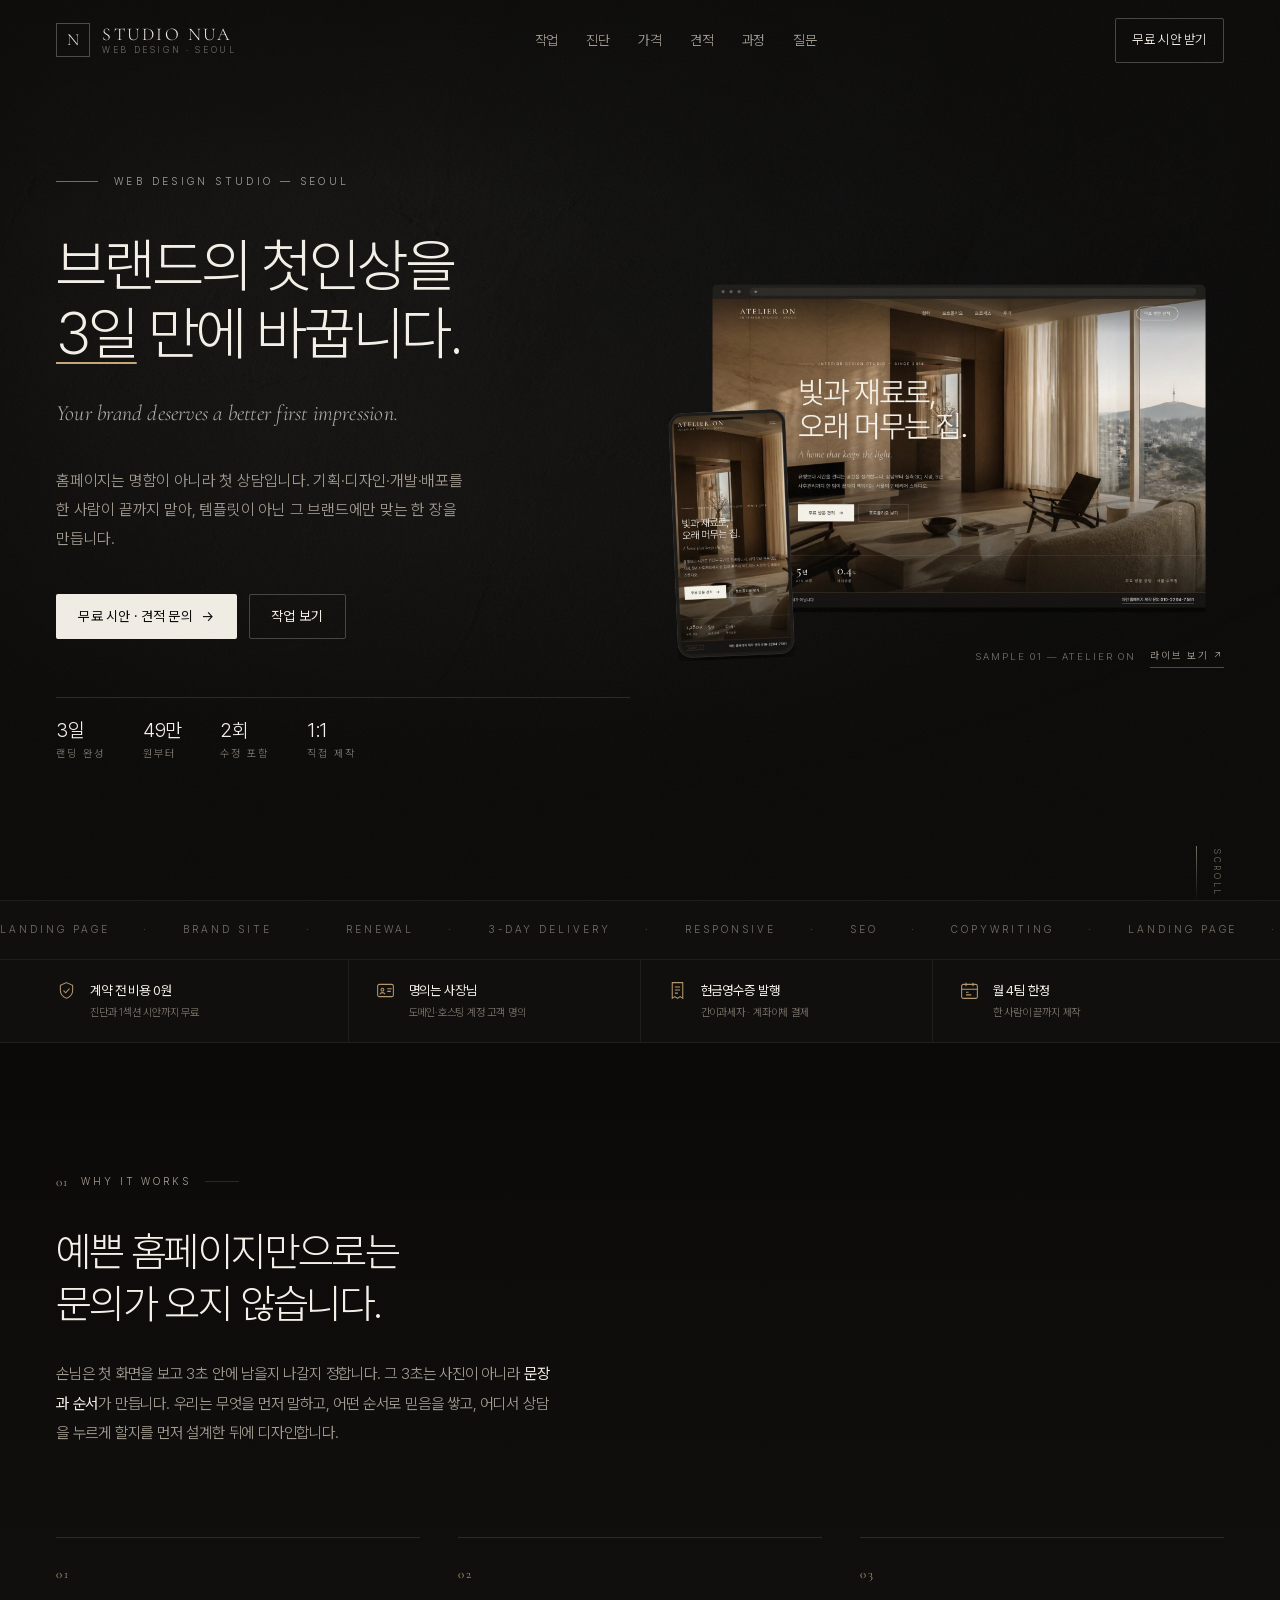
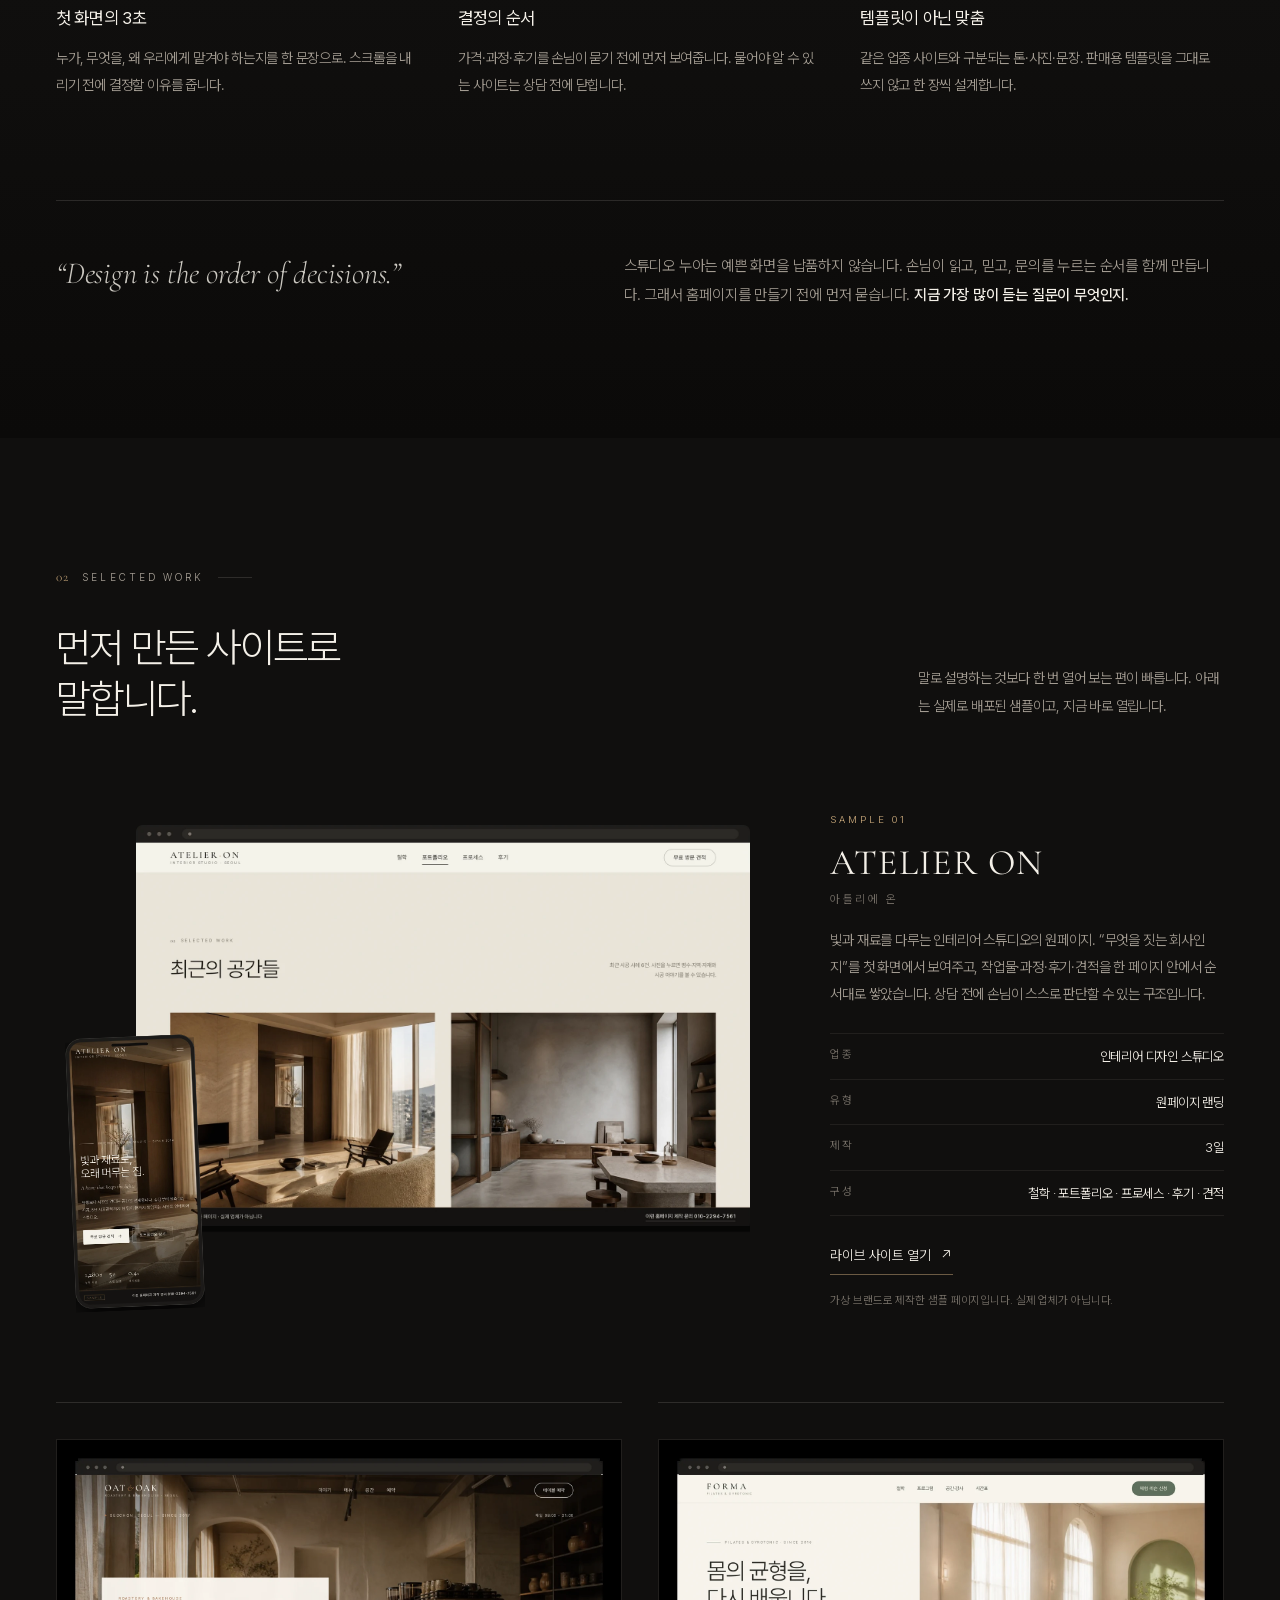
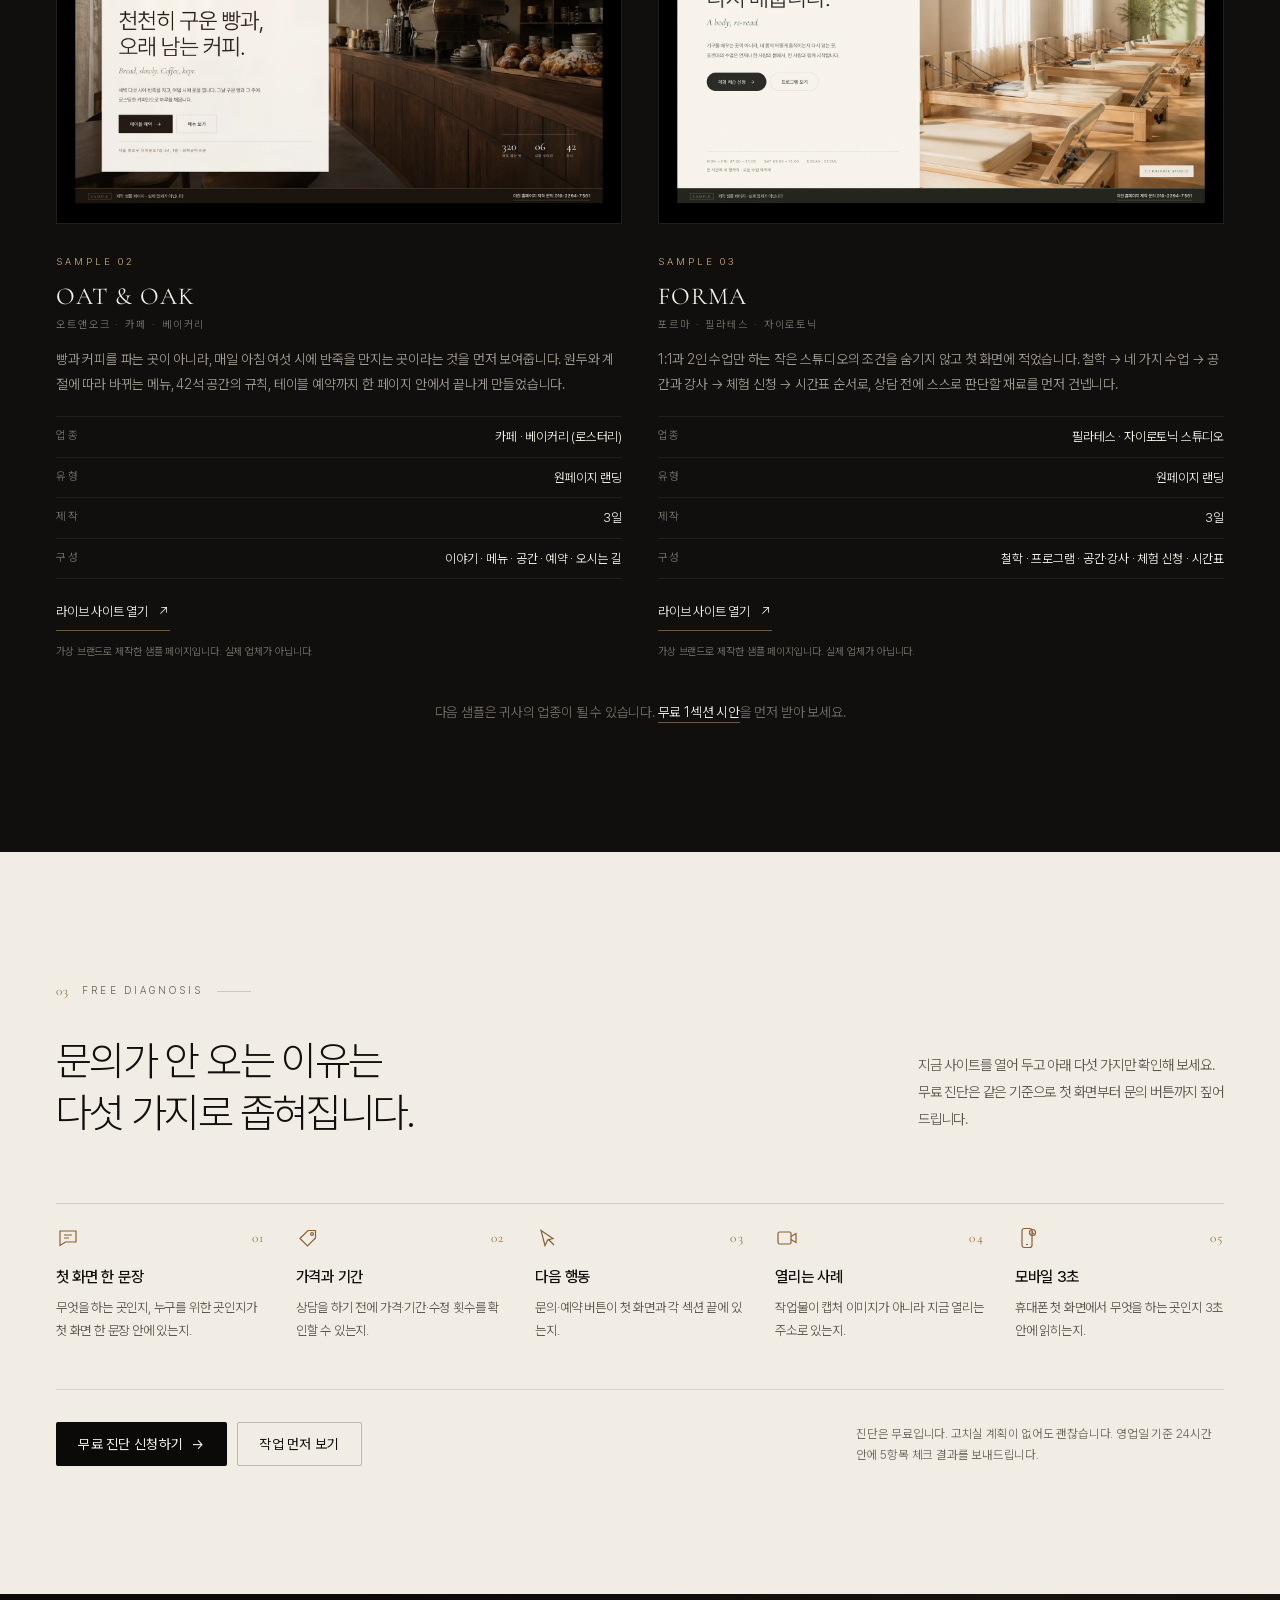
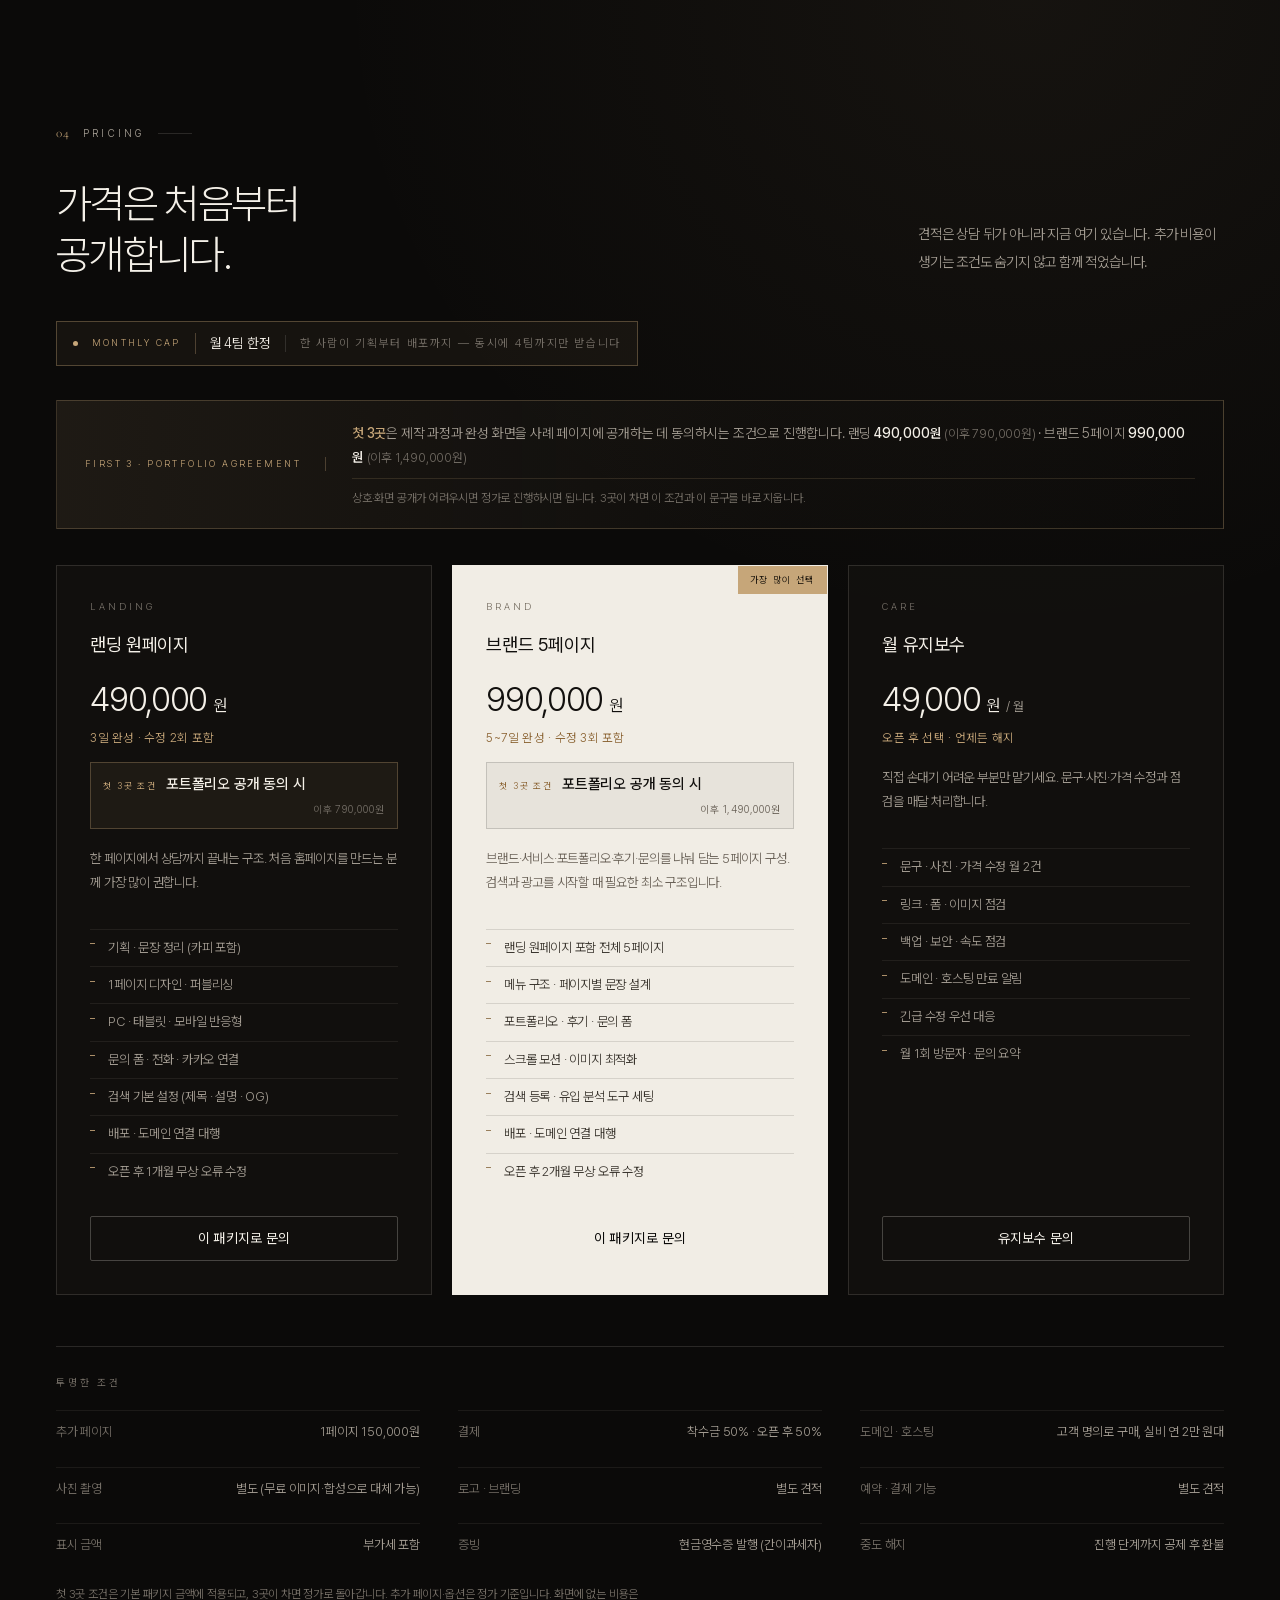
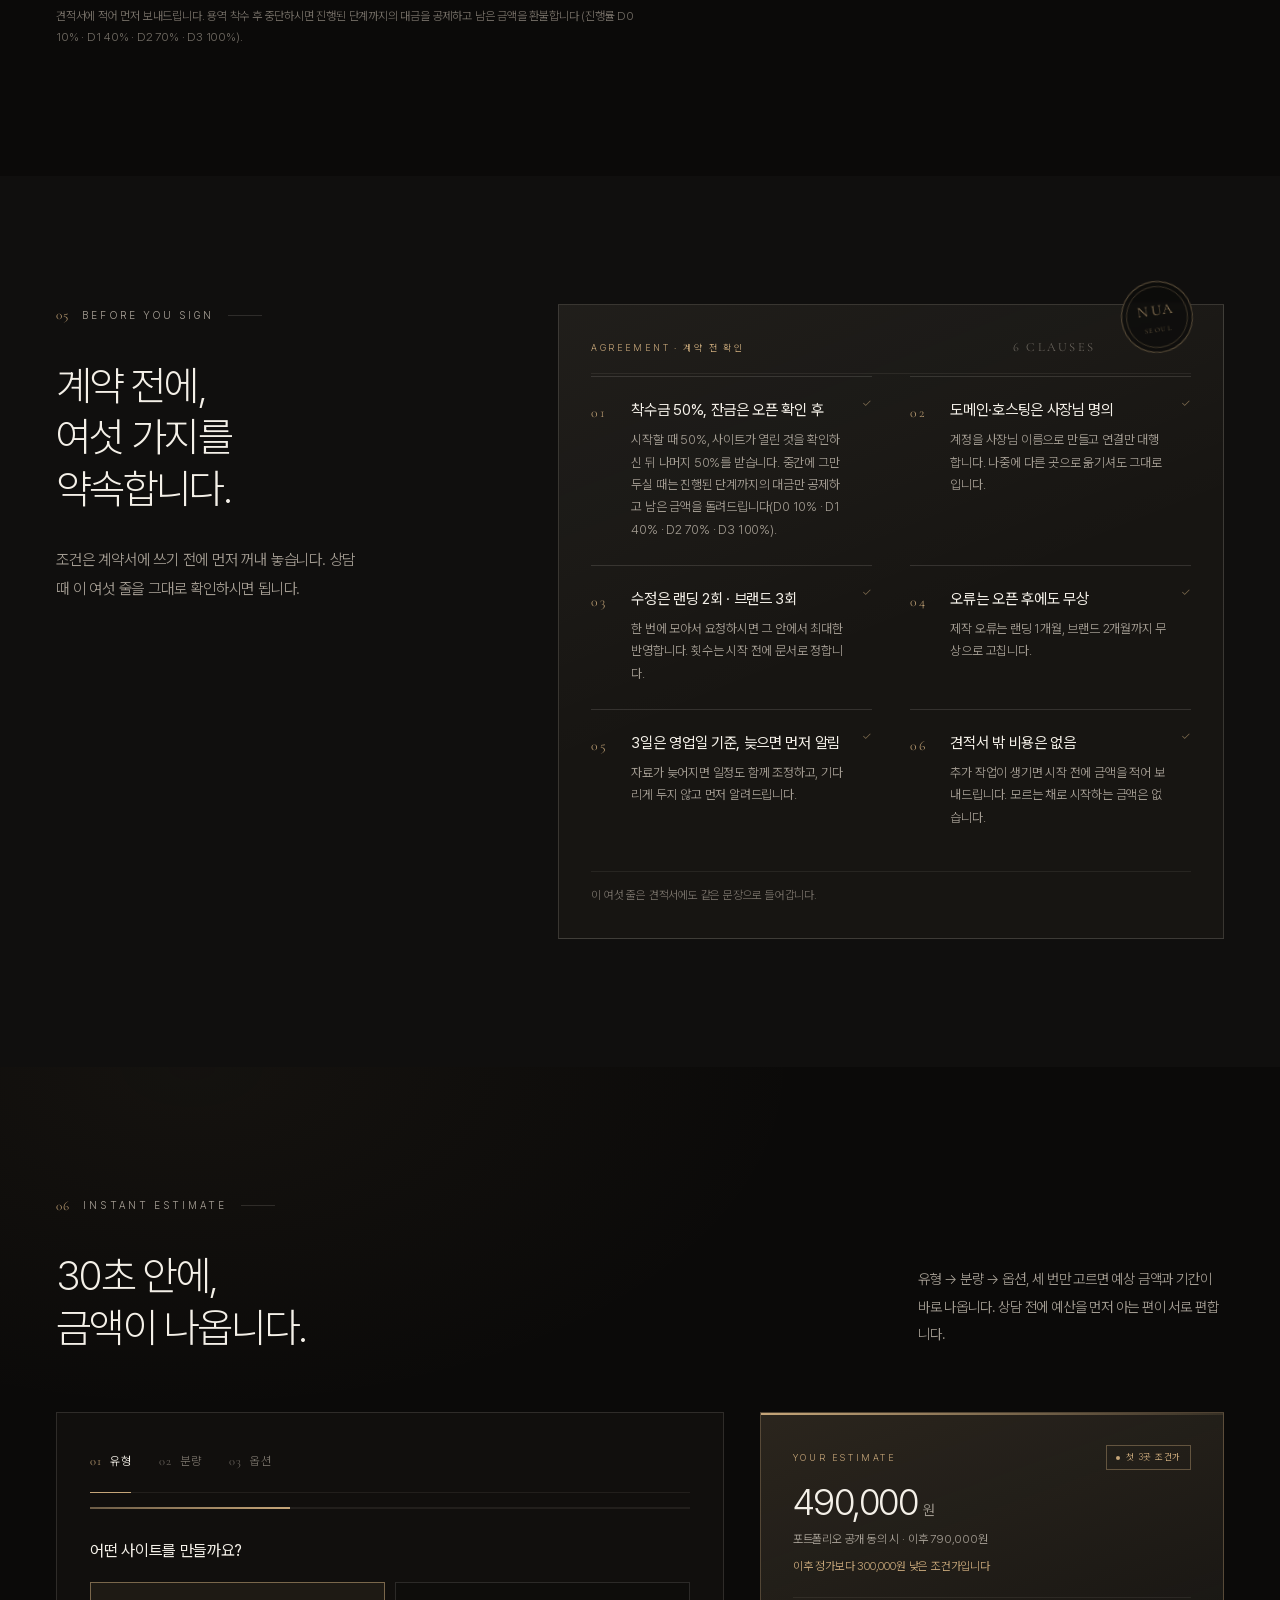
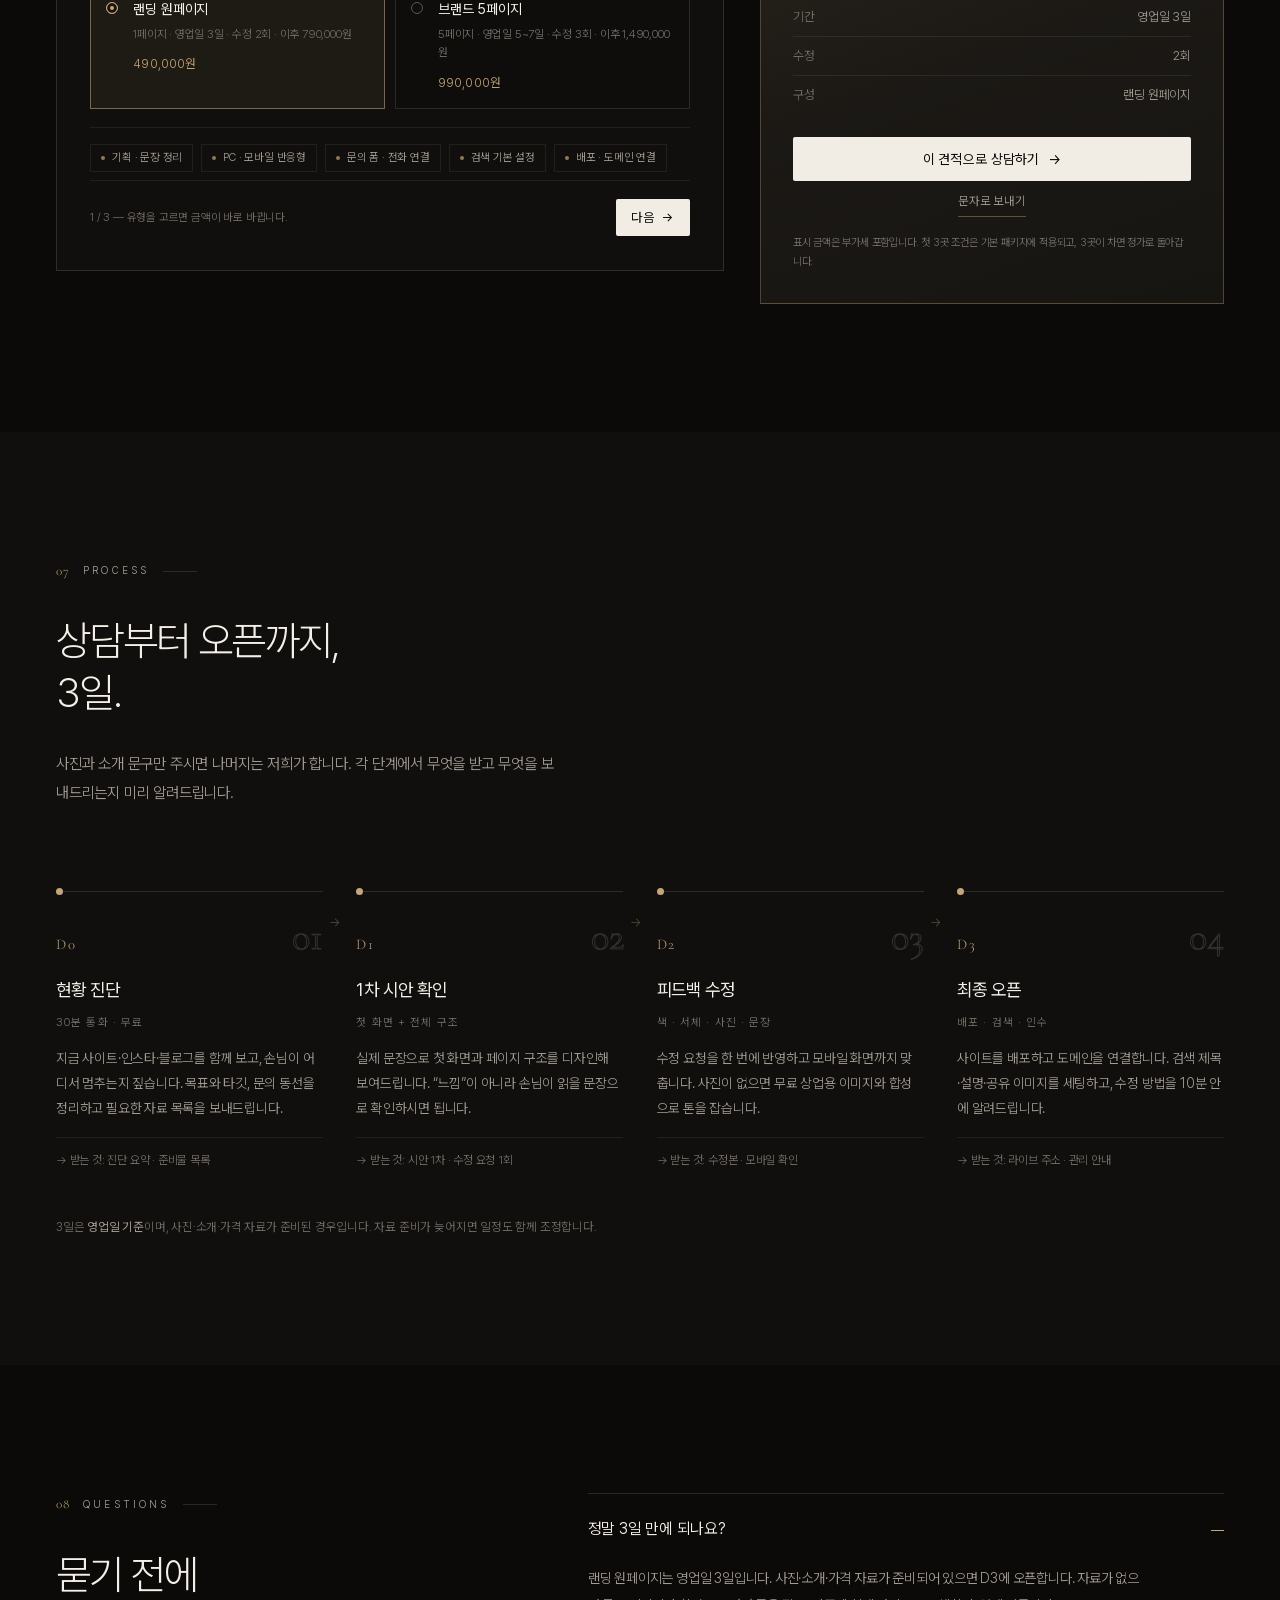
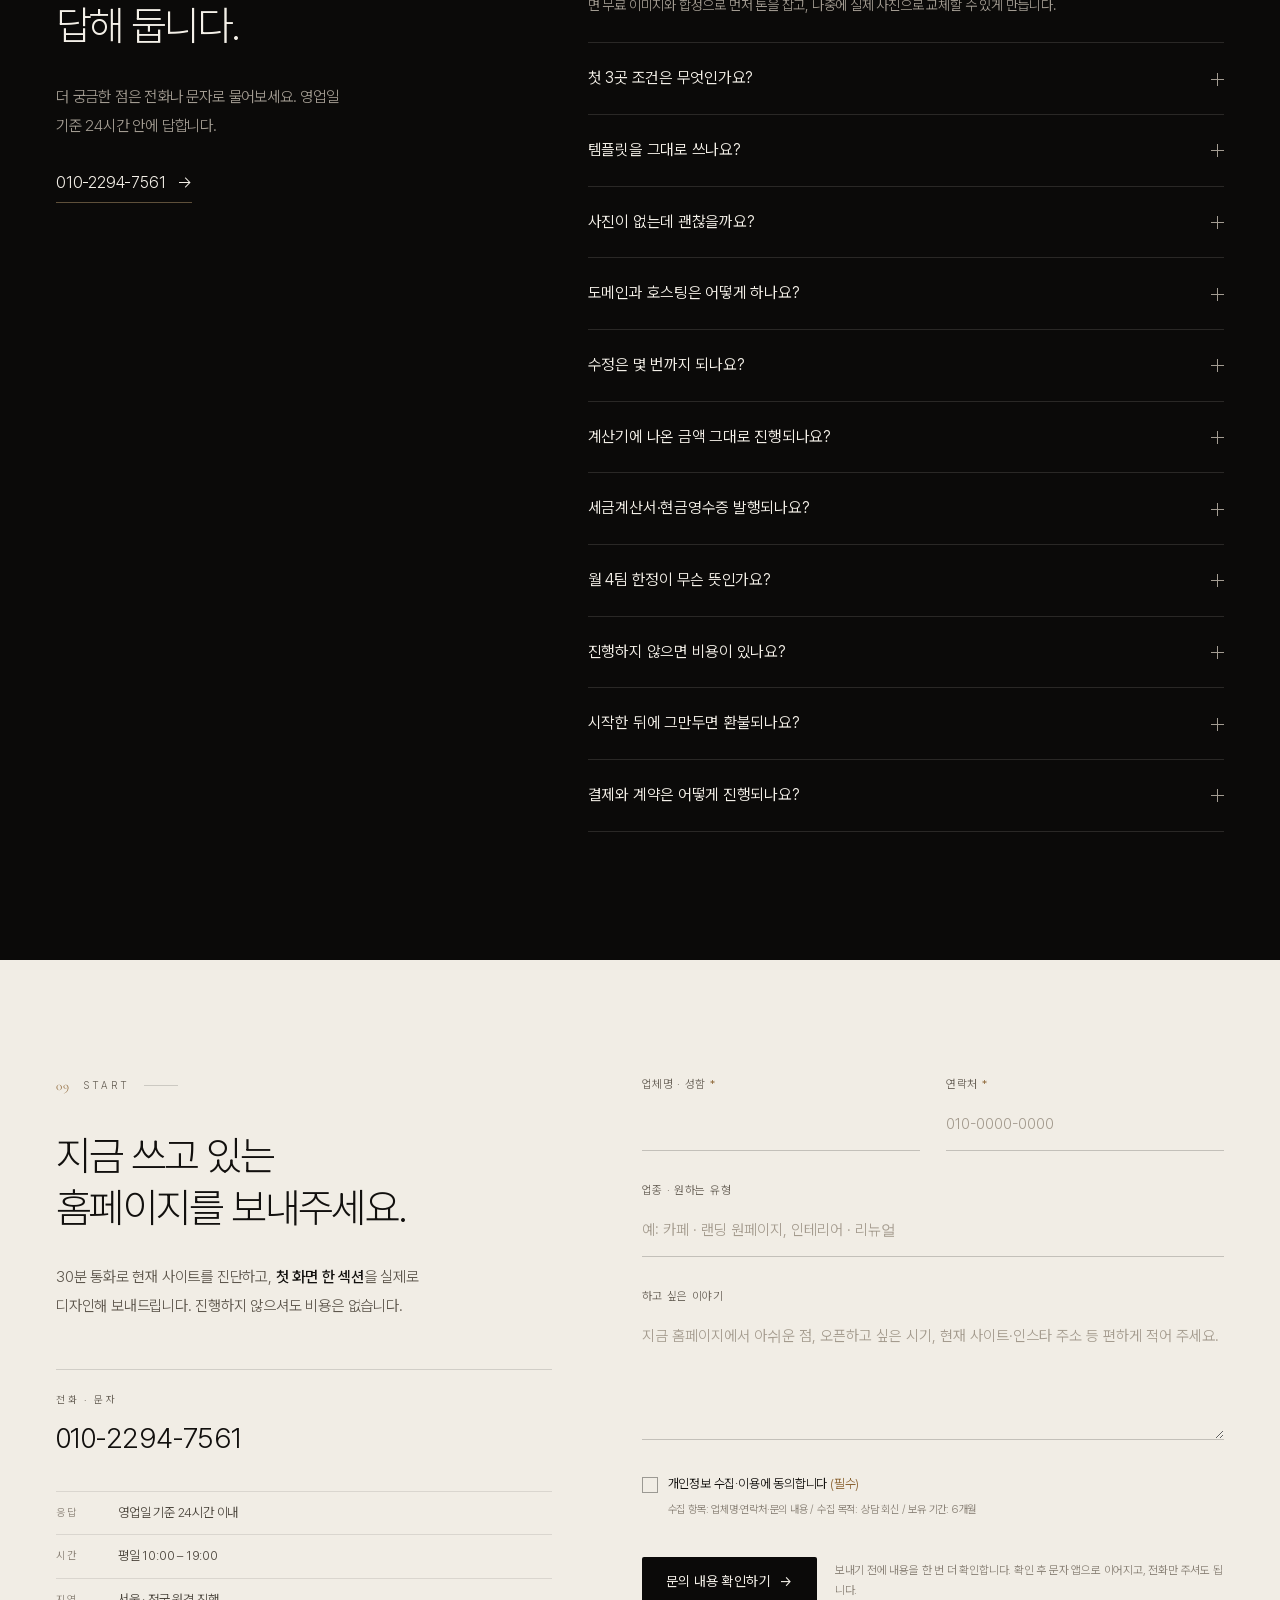
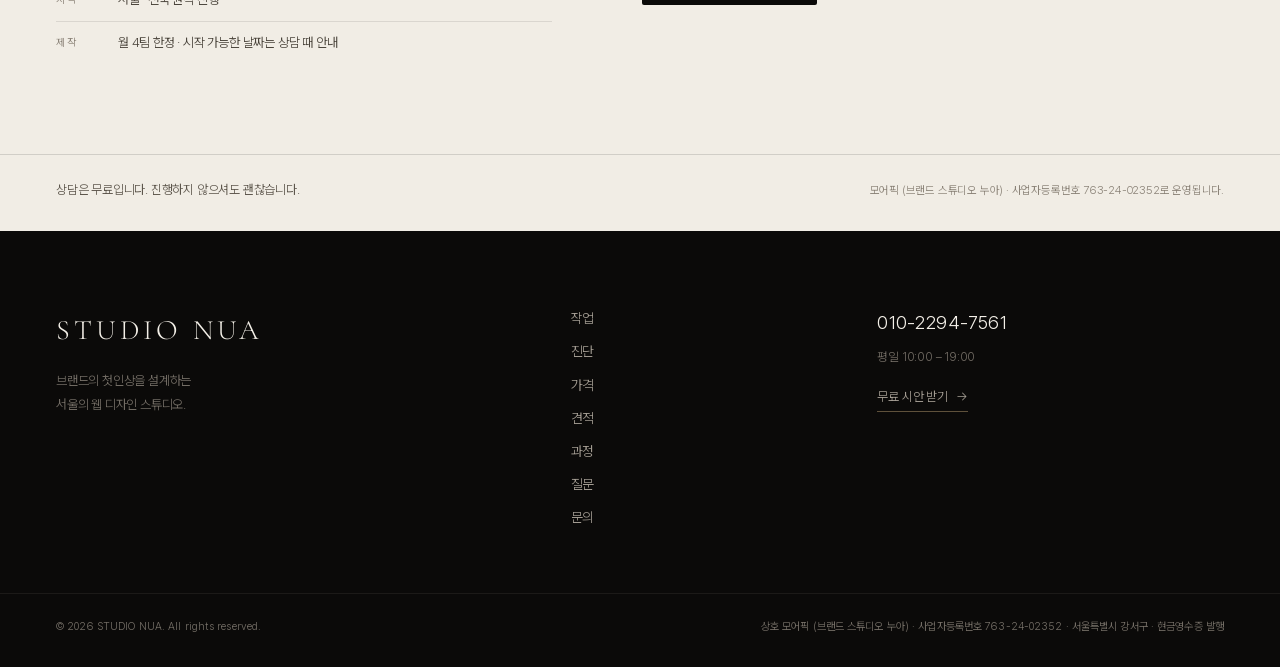
<file: studio-nua/index.html>
<!DOCTYPE html>
<html lang="ko">
<head>
<meta charset="utf-8">
<meta name="viewport" content="width=device-width, initial-scale=1, viewport-fit=cover">
<title>스튜디오 누아 — 브랜드의 첫인상을 3일 만에 바꿉니다 | 웹 디자인 스튜디오</title>
<meta name="description" content="스튜디오 누아는 소상공인과 작은 브랜드를 위한 웹 디자인 스튜디오입니다. 첫 3곳은 랜딩 원페이지 49만 원(이후 79만 원)·3일 완성, 브랜드 5페이지 99만 원(이후 149만 원). 30초 견적 계산기와 무료 진단 5항목, 계약 전 약속 6개를 먼저 공개합니다. 제작 과정·완성 화면 공개에 동의하면 적용되는 조건가입니다.">
<meta name="keywords" content="홈페이지 제작, 랜딩페이지, 웹사이트 제작, 소상공인 홈페이지, 브랜드 홈페이지, 홈페이지 견적 계산기, 무료 홈페이지 진단, 스튜디오 누아, Studio NUA">
<meta name="author" content="스튜디오 누아">
<meta name="theme-color" content="#0b0a09">
<link rel="canonical" href="https://morepick-shop.github.io/morepick-site/studio-nua/">

<meta property="og:type" content="website">
<meta property="og:site_name" content="STUDIO NUA">
<meta property="og:title" content="스튜디오 누아 — 브랜드의 첫인상을 3일 만에 바꿉니다">
<meta property="og:description" content="템플릿 없이, 3일 만에. 랜딩 49만 원부터 / 브랜드 5페이지 99만 원. 첫 3곳 포트폴리오 공개 동의 조건가이며, 3곳이 차면 정가 79만 원·149만 원. 30초 견적 계산기 · 무료 진단 5항목.">
<meta property="og:url" content="https://morepick-shop.github.io/morepick-site/studio-nua/">
<meta property="og:image" content="https://morepick-shop.github.io/morepick-site/studio-nua/assets/img/og.jpg?v=20261128">
<meta property="og:image:width" content="1200">
<meta property="og:image:height" content="630">
<meta property="og:locale" content="ko_KR">
<meta name="twitter:card" content="summary_large_image">
<meta name="twitter:title" content="스튜디오 누아 — 브랜드의 첫인상을 3일 만에 바꿉니다">
<meta name="twitter:description" content="랜딩 원페이지 3일 완성. 첫 3곳은 포트폴리오 공개 동의 조건으로 49만 원(이후 79만 원). 템플릿 없이 만드는 웹 디자인 스튜디오.">
<meta name="twitter:image" content="https://morepick-shop.github.io/morepick-site/studio-nua/assets/img/og.jpg?v=20261128">

<link rel="icon" type="image/svg+xml" href="assets/favicon.svg">
<link rel="preload" href="assets/fonts/PretendardSubset.woff2" as="font" type="font/woff2" crossorigin>
<link rel="stylesheet" href="assets/fonts/fonts.css?v=20261129">
<link rel="stylesheet" href="styles.css?v=20261130">
<script>document.documentElement.classList.add('js');</script>

<script type="application/ld+json">
{
  "@context": "https://schema.org",
  "@type": "ProfessionalService",
  "name": "스튜디오 누아",
  "alternateName": "STUDIO NUA",
  "description": "소상공인과 작은 브랜드를 위한 웹 디자인 스튜디오. 랜딩 원페이지 3일 완성.",
  "url": "https://morepick-shop.github.io/morepick-site/studio-nua/",
  "telephone": "+82-10-2294-7561",
  "image": "https://morepick-shop.github.io/morepick-site/studio-nua/assets/img/og.jpg",
  "priceRange": "₩490000 - ₩1490000",
  "areaServed": { "@type": "Country", "name": "대한민국" },
  "address": { "@type": "PostalAddress", "addressRegion": "서울특별시", "addressCountry": "KR" },
  "openingHoursSpecification": {
    "@type": "OpeningHoursSpecification",
    "dayOfWeek": ["Monday","Tuesday","Wednesday","Thursday","Friday"],
    "opens": "10:00", "closes": "19:00"
  },
  "makesOffer": [
    { "@type": "Offer", "name": "랜딩 원페이지", "price": "790000", "priceCurrency": "KRW" },
    { "@type": "Offer", "name": "랜딩 원페이지 첫 3곳 조건가 (포트폴리오 공개 동의)", "price": "490000", "priceCurrency": "KRW" },
    { "@type": "Offer", "name": "브랜드 5페이지", "price": "1490000", "priceCurrency": "KRW" },
    { "@type": "Offer", "name": "브랜드 5페이지 첫 3곳 조건가 (포트폴리오 공개 동의)", "price": "990000", "priceCurrency": "KRW" },
    { "@type": "Offer", "name": "월 유지보수", "price": "49000", "priceCurrency": "KRW" }
  ]
}
</script>
</head>
<body>

<a class="skip" href="#main">본문으로 이동</a>

<header class="site-header" id="siteHeader">
  <div class="shell site-header__inner">
    <a class="brand" href="#top" aria-label="스튜디오 누아, 맨 위로">
      <span class="brand__mark" aria-hidden="true">N</span>
      <span class="brand__text">
        <span class="brand__name">STUDIO NUA</span>
        <span class="brand__sub">WEB DESIGN · SEOUL</span>
      </span>
    </a>

    <nav class="nav" id="primaryNav" aria-label="주요 메뉴">
      <a class="nav__link" href="#work">작업</a>
      <a class="nav__link" href="#diagnosis">진단</a>
      <a class="nav__link" href="#pricing">가격</a>
      <a class="nav__link" href="#estimate">견적</a>
      <a class="nav__link" href="#process">과정</a>
      <a class="nav__link" href="#faq">질문</a>
      <a class="nav__link nav__link--cta" href="#contact">무료 시안 · 견적</a>
      <div class="nav__foot">
        <p>평일 10:00 – 19:00</p>
        <a href="tel:+821022947561">010-2294-7561</a>
      </div>
    </nav>

    <a class="header-cta" href="#contact">무료 시안 받기</a>

    <button class="menu-toggle" id="menuToggle" aria-expanded="false" aria-controls="primaryNav" aria-label="메뉴 열기">
      <span></span><span></span>
    </button>
  </div>
</header>

<main id="main">

  <!-- ① HERO -->
  <section class="hero" id="top">
    <div class="hero__bg" aria-hidden="true"></div>

    <div class="shell hero__grid">
      <div class="hero__copy">
        <p class="hero__eyebrow"><span class="rule"></span>WEB DESIGN STUDIO — SEOUL</p>

        <h1 class="hero__title">
          브랜드의 첫인상을<br>
          <em>3일</em> 만에 바꿉니다.
        </h1>

        <p class="hero__serif">Your brand deserves a better first impression.</p>

        <p class="hero__lead">
          홈페이지는 명함이 아니라 첫 상담입니다. 기획·디자인·개발·배포를
          한 사람이 끝까지 맡아, 템플릿이 아닌 그 브랜드에만 맞는 한 장을 만듭니다.
        </p>

        <div class="hero__actions">
          <a class="btn btn--light" href="#contact">무료 시안 · 견적 문의 <span aria-hidden="true">→</span></a>
          <a class="btn btn--ghost" href="#work">작업 보기</a>
        </div>

        <ul class="hero__facts" aria-label="핵심 조건">
          <li><strong>3일</strong><span>랜딩 완성</span></li>
          <li><strong>49만</strong><span>원부터</span></li>
          <li><strong>2회</strong><span>수정 포함</span></li>
          <li><strong>1:1</strong><span>직접 제작</span></li>
        </ul>
      </div>

      <div class="hero__visual" aria-hidden="false">
        <figure class="hero__browser">
          <img src="assets/img/mock-atelier-desktop.webp" alt="스튜디오 누아가 제작한 ATELIER ON 인테리어 스튜디오 홈페이지의 데스크톱 화면" fetchpriority="high" width="1720" height="1166">
        </figure>
        <figure class="hero__phone">
          <img src="assets/img/mock-atelier-mobile.webp" alt="ATELIER ON 홈페이지의 모바일 화면" width="546" height="1035" loading="lazy">
        </figure>
        <a class="hero__visual-meta" href="https://morepick-shop.github.io/morepick-site/atelier-on/" target="_blank" rel="noopener">
          <span>SAMPLE 01 — ATELIER ON</span>
          <span class="hero__visual-link">라이브 보기 ↗</span>
        </a>
      </div>
    </div>

    <div class="hero__scroll" aria-hidden="true"><span>SCROLL</span><i></i></div>
  </section>

  <!-- marquee -->
  <div class="marquee" aria-hidden="true">
    <div class="marquee__track">
      <span>Landing Page</span><i>·</i><span>Brand Site</span><i>·</i><span>Renewal</span><i>·</i><span>3-Day Delivery</span><i>·</i><span>Responsive</span><i>·</i><span>SEO</span><i>·</i><span>Copywriting</span><i>·</i>
      <span>Landing Page</span><i>·</i><span>Brand Site</span><i>·</i><span>Renewal</span><i>·</i><span>3-Day Delivery</span><i>·</i><span>Responsive</span><i>·</i><span>SEO</span><i>·</i><span>Copywriting</span><i>·</i>
    </div>
  </div>

  <!-- trust strip -->
  <div class="trust" aria-label="스튜디오 누아의 기본 조건">
    <div class="shell trust__grid">
      <div class="trust__item">
        <span class="trust__ico" aria-hidden="true"><svg viewBox="0 0 24 24" fill="none" stroke="currentColor" stroke-width="1.2"><path d="M12 3l7 3v6c0 4.4-3 7.4-7 9-4-1.6-7-4.6-7-9V6l7-3z"/><path d="M8.6 12.2l2.4 2.4 4.4-4.8"/></svg></span>
        <p><strong>계약 전 비용 0원</strong><span>진단과 1섹션 시안까지 무료</span></p>
      </div>
      <div class="trust__item">
        <span class="trust__ico" aria-hidden="true"><svg viewBox="0 0 24 24" fill="none" stroke="currentColor" stroke-width="1.2"><rect x="3" y="5" width="18" height="14" rx="2"/><circle cx="8.5" cy="11" r="1.6"/><path d="M5.6 16.4c.7-1.3 1.7-2 2.9-2s2.2.7 2.9 2M14 10h5M14 13h4"/></svg></span>
        <p><strong>명의는 사장님</strong><span>도메인·호스팅 계정 고객 명의</span></p>
      </div>
      <div class="trust__item">
        <span class="trust__ico" aria-hidden="true"><svg viewBox="0 0 24 24" fill="none" stroke="currentColor" stroke-width="1.2"><path d="M6 3h12v18l-3-2-3 2-3-2-3 2V3z"/><path d="M9 8h6M9 11.5h6M9 15h3.5"/></svg></span>
        <p><strong>현금영수증 발행</strong><span>간이과세자 · 계좌이체 결제</span></p>
      </div>
      <div class="trust__item">
        <span class="trust__ico" aria-hidden="true"><svg viewBox="0 0 24 24" fill="none" stroke="currentColor" stroke-width="1.2"><rect x="3" y="5" width="18" height="16" rx="2"/><path d="M8 3v4M16 3v4M3 10.5h18M8 14h3M8 17h6"/></svg></span>
        <p><strong>월 4팀 한정</strong><span>한 사람이 끝까지 제작</span></p>
      </div>
    </div>
  </div>

  <!-- ② WHY -->
  <section class="section why" id="why">
    <div class="shell">
      <div class="section-head">
        <p class="label reveal"><span class="label__no">01</span>Why it works</p>
        <h2 class="h2 reveal">예쁜 홈페이지만으로는<br>문의가 오지 않습니다.</h2>
        <p class="lead reveal">
          손님은 첫 화면을 보고 3초 안에 남을지 나갈지 정합니다.
          그 3초는 사진이 아니라 <strong>문장과 순서</strong>가 만듭니다.
          우리는 무엇을 먼저 말하고, 어떤 순서로 믿음을 쌓고,
          어디서 상담을 누르게 할지를 먼저 설계한 뒤에 디자인합니다.
        </p>
      </div>

      <ol class="principles">
        <li class="principle reveal">
          <span class="principle__no">01</span>
          <h3>첫 화면의 3초</h3>
          <p>누가, 무엇을, 왜 우리에게 맡겨야 하는지를 한 문장으로. 스크롤을 내리기 전에 결정할 이유를 줍니다.</p>
        </li>
        <li class="principle reveal">
          <span class="principle__no">02</span>
          <h3>결정의 순서</h3>
          <p>가격·과정·후기를 손님이 묻기 전에 먼저 보여줍니다. 물어야 알 수 있는 사이트는 상담 전에 닫힙니다.</p>
        </li>
        <li class="principle reveal">
          <span class="principle__no">03</span>
          <h3>템플릿이 아닌 맞춤</h3>
          <p>같은 업종 사이트와 구분되는 톤·사진·문장. 판매용 템플릿을 그대로 쓰지 않고 한 장씩 설계합니다.</p>
        </li>
      </ol>

      <div class="manifesto reveal">
        <p class="manifesto__serif">“Design is the order of decisions.”</p>
        <p>
          스튜디오 누아는 예쁜 화면을 납품하지 않습니다.
          손님이 읽고, 믿고, 문의를 누르는 순서를 함께 만듭니다.
          그래서 홈페이지를 만들기 전에 먼저 묻습니다.
          <strong>지금 가장 많이 듣는 질문이 무엇인지.</strong>
        </p>
      </div>
    </div>
  </section>

  <!-- ③ WORK -->
  <section class="section work" id="work">
    <div class="shell">
      <div class="section-head section-head--row">
        <div>
          <p class="label reveal"><span class="label__no">02</span>Selected work</p>
          <h2 class="h2 reveal">먼저 만든 사이트로<br>말합니다.</h2>
        </div>
        <p class="lead lead--right reveal">
          말로 설명하는 것보다 한 번 열어 보는 편이 빠릅니다.
          아래는 실제로 배포된 샘플이고, 지금 바로 열립니다.
        </p>
      </div>

      <article class="case reveal">
        <div class="case__media">
          <img class="case__shot" src="assets/img/mock-atelier-work.webp" alt="ATELIER ON 포트폴리오 섹션 데스크톱 화면" loading="lazy" width="1720" height="1166">
          <img class="case__phone" src="assets/img/mock-atelier-mobile.webp" alt="ATELIER ON 모바일 화면" loading="lazy" width="546" height="1035">
        </div>

        <div class="case__body">
          <p class="case__no">SAMPLE 01</p>
          <h3 class="case__title">ATELIER ON<span>아틀리에 온</span></h3>
          <p class="case__desc">
            빛과 재료를 다루는 인테리어 스튜디오의 원페이지.
            “무엇을 짓는 회사인지”를 첫 화면에서 보여주고,
            작업물·과정·후기·견적을 한 페이지 안에서 순서대로 쌓았습니다.
            상담 전에 손님이 스스로 판단할 수 있는 구조입니다.
          </p>

          <dl class="case__facts">
            <div><dt>업종</dt><dd>인테리어 디자인 스튜디오</dd></div>
            <div><dt>유형</dt><dd>원페이지 랜딩</dd></div>
            <div><dt>제작</dt><dd>3일</dd></div>
            <div><dt>구성</dt><dd>철학 · 포트폴리오 · 프로세스 · 후기 · 견적</dd></div>
          </dl>

          <a class="case__link" href="https://morepick-shop.github.io/morepick-site/atelier-on/" target="_blank" rel="noopener">
            라이브 사이트 열기 <span aria-hidden="true">↗</span>
          </a>
          <p class="case__note">가상 브랜드로 제작한 샘플 페이지입니다. 실제 업체가 아닙니다.</p>
        </div>
      </article>

      <div class="cases">
        <article class="case-card reveal">
          <a class="case-card__media" href="https://morepick-shop.github.io/morepick-site/cafe-sample/" target="_blank" rel="noopener" aria-label="OAT &amp; OAK 라이브 사이트 열기">
            <img class="case-card__shot" src="assets/img/mock-oat-oak-work.webp" alt="OAT &amp; OAK 카페·베이커리 사이트의 데스크톱 화면" loading="lazy" width="1720" height="1166">
          </a>

          <div class="case-card__body">
            <p class="case__no">SAMPLE 02</p>
            <h3 class="case__title">OAT &amp; OAK<span>오트앤오크 · 카페 · 베이커리</span></h3>
            <p class="case__desc">
              빵과 커피를 파는 곳이 아니라, 매일 아침 여섯 시에 반죽을 만지는 곳이라는 것을 먼저 보여줍니다.
              원두와 계절에 따라 바뀌는 메뉴, 42석 공간의 규칙, 테이블 예약까지
              한 페이지 안에서 끝나게 만들었습니다.
            </p>

            <dl class="case__facts">
              <div><dt>업종</dt><dd>카페 · 베이커리 (로스터리)</dd></div>
              <div><dt>유형</dt><dd>원페이지 랜딩</dd></div>
              <div><dt>제작</dt><dd>3일</dd></div>
              <div><dt>구성</dt><dd>이야기 · 메뉴 · 공간 · 예약 · 오시는 길</dd></div>
            </dl>

            <a class="case__link" href="https://morepick-shop.github.io/morepick-site/cafe-sample/" target="_blank" rel="noopener">
              라이브 사이트 열기 <span aria-hidden="true">↗</span>
            </a>
            <p class="case__note">가상 브랜드로 제작한 샘플 페이지입니다. 실제 업체가 아닙니다.</p>
          </div>
        </article>

        <article class="case-card reveal">
          <a class="case-card__media" href="https://morepick-shop.github.io/morepick-site/pilates-sample/" target="_blank" rel="noopener" aria-label="FORMA 라이브 사이트 열기">
            <img class="case-card__shot" src="assets/img/mock-forma-work.webp" alt="FORMA 필라테스·자이로토닉 사이트의 데스크톱 화면" loading="lazy" width="1720" height="1166">
          </a>

          <div class="case-card__body">
            <p class="case__no">SAMPLE 03</p>
            <h3 class="case__title">FORMA<span>포르마 · 필라테스 · 자이로토닉</span></h3>
            <p class="case__desc">
              1:1과 2인 수업만 하는 작은 스튜디오의 조건을 숨기지 않고 첫 화면에 적었습니다.
              철학 → 네 가지 수업 → 공간과 강사 → 체험 신청 → 시간표 순서로,
              상담 전에 스스로 판단할 재료를 먼저 건넵니다.
            </p>

            <dl class="case__facts">
              <div><dt>업종</dt><dd>필라테스 · 자이로토닉 스튜디오</dd></div>
              <div><dt>유형</dt><dd>원페이지 랜딩</dd></div>
              <div><dt>제작</dt><dd>3일</dd></div>
              <div><dt>구성</dt><dd>철학 · 프로그램 · 공간·강사 · 체험 신청 · 시간표</dd></div>
            </dl>

            <a class="case__link" href="https://morepick-shop.github.io/morepick-site/pilates-sample/" target="_blank" rel="noopener">
              라이브 사이트 열기 <span aria-hidden="true">↗</span>
            </a>
            <p class="case__note">가상 브랜드로 제작한 샘플 페이지입니다. 실제 업체가 아닙니다.</p>
          </div>
        </article>
      </div>

      <p class="slots__note reveal">
        다음 샘플은 귀사의 업종이 될 수 있습니다.
        <a href="#contact">무료 1섹션 시안</a>을 먼저 받아 보세요.
      </p>
    </div>
  </section>

  <!-- ③ DIAGNOSIS -->
  <section class="section diagnosis" id="diagnosis">
    <div class="shell">
      <div class="section-head section-head--row">
        <div>
          <p class="label label--dark reveal"><span class="label__no">03</span>Free diagnosis</p>
          <h2 class="h2 h2--dark reveal">문의가 안 오는 이유는<br>다섯 가지로 좁혀집니다.</h2>
        </div>
        <p class="lead lead--right reveal">
          지금 사이트를 열어 두고 아래 다섯 가지만 확인해 보세요.
          무료 진단은 같은 기준으로 첫 화면부터 문의 버튼까지 짚어 드립니다.
        </p>
      </div>

      <ol class="checks">
        <li class="check reveal">
          <div class="check__top">
            <span class="check__ico" aria-hidden="true"><svg viewBox="0 0 24 24" fill="none" stroke="currentColor" stroke-width="1.2"><path d="M4 5h16v11H9.5L4 19.5V5z"/><path d="M8 9h8M8 12h5"/></svg></span>
            <span class="check__no">01</span>
          </div>
          <h3>첫 화면 한 문장</h3>
          <p>무엇을 하는 곳인지, 누구를 위한 곳인지가 첫 화면 한 문장 안에 있는지.</p>
        </li>
        <li class="check reveal">
          <div class="check__top">
            <span class="check__ico" aria-hidden="true"><svg viewBox="0 0 24 24" fill="none" stroke="currentColor" stroke-width="1.2"><path d="M4 12.5l8-8h7.5V12l-8 8-7.5-7.5z"/><circle cx="16" cy="8" r="1.4"/></svg></span>
            <span class="check__no">02</span>
          </div>
          <h3>가격과 기간</h3>
          <p>상담을 하기 전에 가격·기간·수정 횟수를 확인할 수 있는지.</p>
        </li>
        <li class="check reveal">
          <div class="check__top">
            <span class="check__ico" aria-hidden="true"><svg viewBox="0 0 24 24" fill="none" stroke="currentColor" stroke-width="1.2"><path d="M6 4.5l12 8-5.2 1.3L10 19.5 6 4.5z"/><path d="M13.5 13.5L19 19"/></svg></span>
            <span class="check__no">03</span>
          </div>
          <h3>다음 행동</h3>
          <p>문의·예약 버튼이 첫 화면과 각 섹션 끝에 있는지.</p>
        </li>
        <li class="check reveal">
          <div class="check__top">
            <span class="check__ico" aria-hidden="true"><svg viewBox="0 0 24 24" fill="none" stroke="currentColor" stroke-width="1.2"><rect x="3" y="6" width="13" height="12" rx="1.5"/><path d="M16 10.5l5-3v9l-5-3"/></svg></span>
            <span class="check__no">04</span>
          </div>
          <h3>열리는 사례</h3>
          <p>작업물이 캡처 이미지가 아니라 지금 열리는 주소로 있는지.</p>
        </li>
        <li class="check reveal">
          <div class="check__top">
            <span class="check__ico" aria-hidden="true"><svg viewBox="0 0 24 24" fill="none" stroke="currentColor" stroke-width="1.2"><rect x="7" y="2.5" width="10" height="19" rx="2.2"/><path d="M11 18.5h2"/><circle cx="17.5" cy="6.5" r="3"/><path d="M17.5 5v2l1.3 1"/></svg></span>
            <span class="check__no">05</span>
          </div>
          <h3>모바일 3초</h3>
          <p>휴대폰 첫 화면에서 무엇을 하는 곳인지 3초 안에 읽히는지.</p>
        </li>
      </ol>

      <div class="diagnosis__foot">
        <div class="diagnosis__cta reveal">
          <a class="btn btn--dark" href="#contact" id="diagCta">무료 진단 신청하기 <span aria-hidden="true">→</span></a>
          <a class="btn btn--ghost-dark" href="#work">작업 먼저 보기</a>
        </div>
        <p class="diagnosis__note reveal">
          진단은 무료입니다. 고치실 계획이 없어도 괜찮습니다.
          영업일 기준 24시간 안에 5항목 체크 결과를 보내드립니다.
        </p>
      </div>
    </div>
  </section>

  <!-- ④ PRICING -->
  <section class="section pricing" id="pricing">
    <div class="shell">
      <div class="section-head section-head--row">
        <div>
          <p class="label reveal"><span class="label__no">04</span>Pricing</p>
          <h2 class="h2 reveal">가격은 처음부터<br>공개합니다.</h2>
        </div>
        <p class="lead lead--right reveal">
          견적은 상담 뒤가 아니라 지금 여기 있습니다.
          추가 비용이 생기는 조건도 숨기지 않고 함께 적었습니다.
        </p>
      </div>

      <p class="capacity reveal">
        <span class="capacity__dot" aria-hidden="true"></span>
        <span class="capacity__label">MONTHLY CAP</span>
        <span class="capacity__value">월 4팀 한정</span>
        <span class="capacity__desc">한 사람이 기획부터 배포까지 — 동시에 4팀까지만 받습니다</span>
      </p>

      <div class="offer reveal">
        <p class="offer__tag">FIRST 3 · PORTFOLIO AGREEMENT</p>
        <p class="offer__text">
          <b>첫 3곳</b>은 제작 과정과 완성 화면을 사례 페이지에 공개하는 데 동의하시는 조건으로 진행합니다.
          랜딩 <strong>490,000원</strong> <span>(이후 790,000원)</span> ·
          브랜드 5페이지 <strong>990,000원</strong> <span>(이후 1,490,000원)</span>
          <span class="offer__text-sub">상호·화면 공개가 어려우시면 정가로 진행하시면 됩니다. 3곳이 차면 이 조건과 이 문구를 바로 지웁니다.</span>
        </p>
      </div>

      <div class="plans">
        <article class="plan reveal" data-plan="landing" data-name="랜딩 원페이지" data-price="790000" data-offer="490000" data-term="영업일 3일" data-rev="2회">
          <p class="plan__kicker">LANDING</p>
          <h3 class="plan__name">랜딩 원페이지</h3>
          <p class="plan__price"><strong>490,000</strong>원</p>
          <p class="plan__term">3일 완성 · 수정 2회 포함</p>
          <p class="plan__offer"><span>첫 3곳 조건</span><strong>포트폴리오 공개 동의 시</strong><em>이후 790,000원</em></p>
          <p class="plan__desc">한 페이지에서 상담까지 끝내는 구조. 처음 홈페이지를 만드는 분께 가장 많이 권합니다.</p>
          <ul class="plan__list">
            <li>기획 · 문장 정리 (카피 포함)</li>
            <li>1페이지 디자인 · 퍼블리싱</li>
            <li>PC · 태블릿 · 모바일 반응형</li>
            <li>문의 폼 · 전화 · 카카오 연결</li>
            <li>검색 기본 설정 (제목 · 설명 · OG)</li>
            <li>배포 · 도메인 연결 대행</li>
            <li>오픈 후 1개월 무상 오류 수정</li>
          </ul>
          <a class="btn btn--ghost plan__cta" href="#contact">이 패키지로 문의</a>
        </article>

        <article class="plan plan--feature reveal" data-plan="brand" data-name="브랜드 5페이지" data-price="1490000" data-offer="990000" data-term="영업일 5~7일" data-rev="3회">
          <p class="plan__badge">가장 많이 선택</p>
          <p class="plan__kicker">BRAND</p>
          <h3 class="plan__name">브랜드 5페이지</h3>
          <p class="plan__price"><strong>990,000</strong>원</p>
          <p class="plan__term">5~7일 완성 · 수정 3회 포함</p>
          <p class="plan__offer"><span>첫 3곳 조건</span><strong>포트폴리오 공개 동의 시</strong><em>이후 1,490,000원</em></p>
          <p class="plan__desc">브랜드·서비스·포트폴리오·후기·문의를 나눠 담는 5페이지 구성. 검색과 광고를 시작할 때 필요한 최소 구조입니다.</p>
          <ul class="plan__list">
            <li>랜딩 원페이지 포함 전체 5페이지</li>
            <li>메뉴 구조 · 페이지별 문장 설계</li>
            <li>포트폴리오 · 후기 · 문의 폼</li>
            <li>스크롤 모션 · 이미지 최적화</li>
            <li>검색 등록 · 유입 분석 도구 세팅</li>
            <li>배포 · 도메인 연결 대행</li>
            <li>오픈 후 2개월 무상 오류 수정</li>
          </ul>
          <a class="btn btn--light plan__cta" href="#contact">이 패키지로 문의</a>
        </article>

        <article class="plan reveal">
          <p class="plan__kicker">CARE</p>
          <h3 class="plan__name">월 유지보수</h3>
          <p class="plan__price"><strong>49,000</strong>원<span> / 월</span></p>
          <p class="plan__term">오픈 후 선택 · 언제든 해지</p>
          <p class="plan__desc">직접 손대기 어려운 부분만 맡기세요. 문구·사진·가격 수정과 점검을 매달 처리합니다.</p>
          <ul class="plan__list">
            <li>문구 · 사진 · 가격 수정 월 2건</li>
            <li>링크 · 폼 · 이미지 점검</li>
            <li>백업 · 보안 · 속도 점검</li>
            <li>도메인 · 호스팅 만료 알림</li>
            <li>긴급 수정 우선 대응</li>
            <li>월 1회 방문자 · 문의 요약</li>
          </ul>
          <a class="btn btn--ghost plan__cta" href="#contact">유지보수 문의</a>
        </article>
      </div>

      <div class="terms reveal">
        <p class="terms__title">투명한 조건</p>
        <dl class="terms__grid">
          <div><dt>추가 페이지</dt><dd>1페이지 150,000원</dd></div>
          <div><dt>결제</dt><dd>착수금 50% · 오픈 후 50%</dd></div>
          <div><dt>도메인 · 호스팅</dt><dd>고객 명의로 구매, 실비 연 2만 원대</dd></div>
          <div><dt>사진 촬영</dt><dd>별도 (무료 이미지·합성으로 대체 가능)</dd></div>
          <div><dt>로고 · 브랜딩</dt><dd>별도 견적</dd></div>
          <div><dt>예약 · 결제 기능</dt><dd>별도 견적</dd></div>
          <div><dt>표시 금액</dt><dd>부가세 포함</dd></div>
          <div><dt>증빙</dt><dd>현금영수증 발행 (간이과세자)</dd></div>
          <div><dt>중도 해지</dt><dd>진행 단계까지 공제 후 환불</dd></div>
        </dl>
        <p class="terms__note">
          첫 3곳 조건은 기본 패키지 금액에 적용되고, 3곳이 차면 정가로 돌아갑니다.
          추가 페이지·옵션은 정가 기준입니다. 화면에 없는 비용은 견적서에 적어 먼저 보내드립니다.
          용역 착수 후 중단하시면 진행된 단계까지의 대금을 공제하고 남은 금액을 환불합니다
          (진행률 D0 10% · D1 40% · D2 70% · D3 100%).
        </p>
      </div>
    </div>
  </section>

  <!-- ⑤ PROMISE -->
  <section class="section promises" id="promise">
    <div class="shell promises__grid">
      <div class="promises__head">
        <p class="label reveal"><span class="label__no">05</span>Before you sign</p>
        <h2 class="h2 reveal">계약 전에,<br>여섯 가지를<br>약속합니다.</h2>
        <p class="lead reveal">
          조건은 계약서에 쓰기 전에 먼저 꺼내 놓습니다.
          상담 때 이 여섯 줄을 그대로 확인하시면 됩니다.
        </p>
      </div>

      <div class="promises__doc reveal">
        <div class="promises__doc-head">
          <p class="promises__doc-title">AGREEMENT · 계약 전 확인</p>
          <p class="promises__doc-meta">6 CLAUSES</p>
        </div>
        <ol class="promises__list">
        <li class="promise reveal">
          <span class="promise__no">01</span>
          <div>
            <h3>착수금 50%, 잔금은 오픈 확인 후</h3>
            <p>시작할 때 50%, 사이트가 열린 것을 확인하신 뒤 나머지 50%를 받습니다. 중간에 그만두실 때는 진행된 단계까지의 대금만 공제하고 남은 금액을 돌려드립니다(D0 10% · D1 40% · D2 70% · D3 100%).</p>
          </div>
        </li>
        <li class="promise reveal">
          <span class="promise__no">02</span>
          <div>
            <h3>도메인·호스팅은 사장님 명의</h3>
            <p>계정을 사장님 이름으로 만들고 연결만 대행합니다. 나중에 다른 곳으로 옮기셔도 그대로입니다.</p>
          </div>
        </li>
        <li class="promise reveal">
          <span class="promise__no">03</span>
          <div>
            <h3>수정은 랜딩 2회 · 브랜드 3회</h3>
            <p>한 번에 모아서 요청하시면 그 안에서 최대한 반영합니다. 횟수는 시작 전에 문서로 정합니다.</p>
          </div>
        </li>
        <li class="promise reveal">
          <span class="promise__no">04</span>
          <div>
            <h3>오류는 오픈 후에도 무상</h3>
            <p>제작 오류는 랜딩 1개월, 브랜드 2개월까지 무상으로 고칩니다.</p>
          </div>
        </li>
        <li class="promise reveal">
          <span class="promise__no">05</span>
          <div>
            <h3>3일은 영업일 기준, 늦으면 먼저 알림</h3>
            <p>자료가 늦어지면 일정도 함께 조정하고, 기다리게 두지 않고 먼저 알려드립니다.</p>
          </div>
        </li>
        <li class="promise reveal">
          <span class="promise__no">06</span>
          <div>
            <h3>견적서 밖 비용은 없음</h3>
            <p>추가 작업이 생기면 시작 전에 금액을 적어 보내드립니다. 모르는 채로 시작하는 금액은 없습니다.</p>
          </div>
        </li>
        </ol>
        <p class="promises__doc-foot">이 여섯 줄은 견적서에도 같은 문장으로 들어갑니다.</p>
        <span class="promises__stamp" aria-hidden="true">NUA<em>SEOUL</em></span>
      </div>
    </div>
  </section>

  <!-- ⑥ ESTIMATE -->
  <section class="section estimate" id="estimate">
    <div class="shell">
      <div class="section-head section-head--row">
        <div>
          <p class="label reveal"><span class="label__no">06</span>Instant estimate</p>
          <h2 class="h2 reveal">30초 안에,<br>금액이 나옵니다.</h2>
        </div>
        <p class="lead lead--right reveal">
          유형 → 분량 → 옵션, 세 번만 고르면 예상 금액과 기간이 바로 나옵니다.
          상담 전에 예산을 먼저 아는 편이 서로 편합니다.
        </p>
      </div>

      <div class="estimate__grid reveal">
        <div class="calc" id="calc" data-extra-page="150000">
          <div class="calc__steps" role="tablist" aria-label="견적 계산 단계">
            <button type="button" class="calc__step is-active" id="calc-tab-1" role="tab" aria-selected="true" aria-controls="calc-panel-1" data-step="1"><span>01</span>유형</button>
            <button type="button" class="calc__step" id="calc-tab-2" role="tab" aria-selected="false" aria-controls="calc-panel-2" data-step="2" tabindex="-1"><span>02</span>분량</button>
            <button type="button" class="calc__step" id="calc-tab-3" role="tab" aria-selected="false" aria-controls="calc-panel-3" data-step="3" tabindex="-1"><span>03</span>옵션</button>
          </div>

          <div class="calc__progress" aria-hidden="true"><span class="calc__progress-bar" id="calcBar"></span></div>

          <div class="calc__panel" id="calc-panel-1" role="tabpanel" aria-labelledby="calc-tab-1" tabindex="0">
            <p class="calc__q">어떤 사이트를 만들까요?</p>
            <div class="calc__options calc__options--grid">
              <label class="calc-opt">
                <input type="radio" name="calc-type" value="landing" checked>
                <span class="calc-opt__box">
                  <span class="calc-opt__title">랜딩 원페이지</span>
                  <span class="calc-opt__meta">1페이지 · 영업일 3일 · 수정 2회 · 이후 790,000원</span>
                  <span class="calc-opt__price">490,000원</span>
                </span>
              </label>
              <label class="calc-opt">
                <input type="radio" name="calc-type" value="brand">
                <span class="calc-opt__box">
                  <span class="calc-opt__title">브랜드 5페이지</span>
                  <span class="calc-opt__meta">5페이지 · 영업일 5~7일 · 수정 3회 · 이후 1,490,000원</span>
                  <span class="calc-opt__price">990,000원</span>
                </span>
              </label>
            </div>
            <ul class="calc__includes" aria-label="두 패키지 공통 포함 항목">
              <li>기획 · 문장 정리</li>
              <li>PC · 모바일 반응형</li>
              <li>문의 폼 · 전화 연결</li>
              <li>검색 기본 설정</li>
              <li>배포 · 도메인 연결</li>
            </ul>
          </div>

          <div class="calc__panel" id="calc-panel-2" role="tabpanel" aria-labelledby="calc-tab-2" tabindex="0" hidden>
            <p class="calc__q">페이지를 더 넣을까요?</p>
            <p class="calc__sub">추가 1페이지 150,000원 · 랜딩은 1페이지, 브랜드는 5페이지가 기본입니다.</p>
            <div class="calc__options calc__options--grid">
              <label class="calc-opt">
                <input type="radio" name="calc-pages" value="0" checked>
                <span class="calc-opt__box">
                  <span class="calc-opt__title">기본 구성</span>
                  <span class="calc-opt__meta">추가 페이지 없음</span>
                  <span class="calc-opt__price">+0원</span>
                </span>
              </label>
              <label class="calc-opt">
                <input type="radio" name="calc-pages" value="1">
                <span class="calc-opt__box">
                  <span class="calc-opt__title">+1페이지</span>
                  <span class="calc-opt__meta">총 2페이지 (브랜드는 6페이지)</span>
                  <span class="calc-opt__price">+150,000원</span>
                </span>
              </label>
              <label class="calc-opt">
                <input type="radio" name="calc-pages" value="2">
                <span class="calc-opt__box">
                  <span class="calc-opt__title">+2페이지</span>
                  <span class="calc-opt__meta">총 3페이지 (브랜드는 7페이지)</span>
                  <span class="calc-opt__price">+300,000원</span>
                </span>
              </label>
              <label class="calc-opt">
                <input type="radio" name="calc-pages" value="3">
                <span class="calc-opt__box">
                  <span class="calc-opt__title">+3페이지</span>
                  <span class="calc-opt__meta">총 4페이지 (브랜드는 8페이지)</span>
                  <span class="calc-opt__price">+450,000원</span>
                </span>
              </label>
            </div>
          </div>

          <div class="calc__panel" id="calc-panel-3" role="tabpanel" aria-labelledby="calc-tab-3" tabindex="0" hidden>
            <p class="calc__q">함께 하면 좋은 것</p>
            <p class="calc__sub">필요한 것만 고르세요. 나중에 따로 추가하셔도 됩니다.</p>
            <div class="calc__options">
              <label class="calc-opt calc-opt--check">
                <input type="checkbox" name="calc-opt" value="domain" data-label="도메인 연결" data-add="20000">
                <span class="calc-opt__box">
                  <span class="calc-opt__title">도메인 구매 · 연결 대행</span>
                  <span class="calc-opt__meta">사장님 명의로 구매, 실비 연 2만 원대</span>
                  <span class="calc-opt__price">+20,000원</span>
                </span>
              </label>
              <label class="calc-opt calc-opt--check">
                <input type="checkbox" name="calc-opt" value="care" data-label="월 유지보수" data-add="0" data-monthly="49000">
                <span class="calc-opt__box">
                  <span class="calc-opt__title">월 유지보수</span>
                  <span class="calc-opt__meta">문구·사진·가격 수정 월 2건, 언제든 해지</span>
                  <span class="calc-opt__price">49,000원 / 월</span>
                </span>
              </label>
              <label class="calc-opt calc-opt--check">
                <input type="checkbox" name="calc-opt" value="booking" data-label="예약·결제 폼" data-add="0" data-quote="1">
                <span class="calc-opt__box">
                  <span class="calc-opt__title">예약 · 결제 폼</span>
                  <span class="calc-opt__meta">범위를 확인한 뒤 따로 견적합니다</span>
                  <span class="calc-opt__price">별도 견적</span>
                </span>
              </label>
            </div>
            <p class="calc__note">도메인은 실비(연 2만 원대)로 정산합니다. 로고·브랜딩과 사진 촬영은 별도 견적입니다.</p>
          </div>

          <div class="calc__foot">
            <p class="calc__live">예상 <strong id="calcLive">490,000</strong>원 <span>· 첫 3곳 조건 적용</span></p>
            <button class="btn btn--ghost calc__prev" type="button" id="calcPrev" hidden>이전</button>
            <p class="calc__hint" id="calcHint">1 / 3 — 유형을 고르면 금액이 바로 바뀝니다.</p>
            <button class="btn btn--light calc__next" type="button" id="calcNext">다음 <span aria-hidden="true">→</span></button>
          </div>
        </div>

        <div class="calc__result">
          <div class="calc__result-head">
            <p class="calc__result-kicker">YOUR ESTIMATE</p>
            <p class="calc__result-badge"><i aria-hidden="true"></i>첫 3곳 조건가</p>
          </div>
          <div aria-live="polite">
            <p class="calc__result-price"><strong id="calcTotal">490,000</strong><span>원</span></p>
            <p class="calc__result-offer">포트폴리오 공개 동의 시 · 이후 <span id="calcRegular">790,000원</span></p>
            <p class="calc__result-save" id="calcSave">이후 정가보다 300,000원 낮은 조건가입니다</p>
            <dl class="calc__result-facts">
              <div><dt>기간</dt><dd id="calcTerm">영업일 3일</dd></div>
              <div><dt>수정</dt><dd id="calcRev">2회</dd></div>
              <div><dt>구성</dt><dd id="calcBreakdown">랜딩 원페이지</dd></div>
            </dl>
            <p class="calc__monthly" id="calcMonthly" hidden></p>
            <p class="calc__quote" id="calcQuote" hidden>예약·결제 기능은 별도 견적으로 안내드립니다.</p>
          </div>
          <div class="calc__actions">
            <a class="btn btn--light" href="#contact" id="calcCta">이 견적으로 상담하기 <span aria-hidden="true">→</span></a>
            <a class="calc__sms" id="calcSms" href="sms:+821022947561">문자로 보내기</a>
          </div>
          <p class="calc__result-note">
            표시 금액은 부가세 포함입니다. 첫 3곳 조건은 기본 패키지에 적용되고,
            3곳이 차면 정가로 돌아갑니다.
          </p>
        </div>
      </div>
    </div>
  </section>

  <!-- ⑦ PROCESS -->
  <section class="section process" id="process">
    <div class="shell">
      <div class="section-head">
        <p class="label reveal"><span class="label__no">07</span>Process</p>
        <h2 class="h2 reveal">상담부터 오픈까지,<br>3일.</h2>
        <p class="lead reveal">
          사진과 소개 문구만 주시면 나머지는 저희가 합니다.
          각 단계에서 무엇을 받고 무엇을 보내드리는지 미리 알려드립니다.
        </p>
      </div>

      <ol class="steps">
        <li class="step reveal">
          <div class="step__head"><span class="step__day">D0</span><span class="step__no">01</span></div>
          <h3>현황 진단</h3>
          <p class="step__time">30분 통화 · 무료</p>
          <p>지금 사이트·인스타·블로그를 함께 보고, 손님이 어디서 멈추는지 짚습니다. 목표와 타깃, 문의 동선을 정리하고 필요한 자료 목록을 보내드립니다.</p>
          <p class="step__out">→ 받는 것: 진단 요약 · 준비물 목록</p>
        </li>
        <li class="step reveal">
          <div class="step__head"><span class="step__day">D1</span><span class="step__no">02</span></div>
          <h3>1차 시안 확인</h3>
          <p class="step__time">첫 화면 + 전체 구조</p>
          <p>실제 문장으로 첫 화면과 페이지 구조를 디자인해 보여드립니다. “느낌”이 아니라 손님이 읽을 문장으로 확인하시면 됩니다.</p>
          <p class="step__out">→ 받는 것: 시안 1차 · 수정 요청 1회</p>
        </li>
        <li class="step reveal">
          <div class="step__head"><span class="step__day">D2</span><span class="step__no">03</span></div>
          <h3>피드백 수정</h3>
          <p class="step__time">색 · 서체 · 사진 · 문장</p>
          <p>수정 요청을 한 번에 반영하고 모바일 화면까지 맞춥니다. 사진이 없으면 무료 상업용 이미지와 합성으로 톤을 잡습니다.</p>
          <p class="step__out">→ 받는 것: 수정본 · 모바일 확인</p>
        </li>
        <li class="step reveal">
          <div class="step__head"><span class="step__day">D3</span><span class="step__no">04</span></div>
          <h3>최종 오픈</h3>
          <p class="step__time">배포 · 검색 · 인수</p>
          <p>사이트를 배포하고 도메인을 연결합니다. 검색 제목·설명·공유 이미지를 세팅하고, 수정 방법을 10분 안에 알려드립니다.</p>
          <p class="step__out">→ 받는 것: 라이브 주소 · 관리 안내</p>
        </li>
      </ol>

      <p class="process__note reveal">
        3일은 <strong>영업일 기준</strong>이며, 사진·소개·가격 자료가 준비된 경우입니다.
        자료 준비가 늦어지면 일정도 함께 조정합니다.
      </p>
    </div>
  </section>

  <!-- ⑧ FAQ -->
  <section class="section faq" id="faq">
    <div class="shell faq__grid">
      <div class="faq__head">
        <p class="label reveal"><span class="label__no">08</span>Questions</p>
        <h2 class="h2 reveal">묻기 전에<br>답해 둡니다.</h2>
        <p class="lead reveal">더 궁금한 점은 전화나 문자로 물어보세요. 영업일 기준 24시간 안에 답합니다.</p>
        <a class="faq__call" href="tel:+821022947561">010-2294-7561 <span aria-hidden="true">→</span></a>
      </div>

      <div class="faq__list">
        <details class="faq__item" open>
          <summary><span>정말 3일 만에 되나요?</span><i aria-hidden="true"></i></summary>
          <div class="faq__body">
            <p>랜딩 원페이지는 영업일 3일입니다. 사진·소개·가격 자료가 준비되어 있으면 D3에 오픈합니다. 자료가 없으면 무료 이미지와 합성으로 먼저 톤을 잡고, 나중에 실제 사진으로 교체할 수 있게 만듭니다.</p>
          </div>
        </details>

        <details class="faq__item">
          <summary><span>첫 3곳 조건은 무엇인가요?</span><i aria-hidden="true"></i></summary>
          <div class="faq__body">
            <p>레퍼런스를 쌓는 기간에만 적용하는 조건가입니다. 제작 과정 화면 3장과 완성 화면을 사례 페이지에 공개하는 데 동의하시면 랜딩 49만 원, 브랜드 5페이지 99만 원으로 진행합니다. 3곳이 차면 정가(79만 원·149만 원)로 돌아가고, 홈페이지의 이 문구도 바로 지웁니다. 상호·화면 공개가 부담되시면 정가로 진행하시면 되고, 작업 범위·수정 횟수·오픈 후 무상 수정 기간은 정가와 같습니다. 지금 남은 자리는 상담 때 바로 알려드립니다.</p>
          </div>
        </details>

        <details class="faq__item">
          <summary><span>템플릿을 그대로 쓰나요?</span><i aria-hidden="true"></i></summary>
          <div class="faq__body">
            <p>판매용 템플릿을 그대로 납품하지 않습니다. 구조와 디테일은 증명된 사이트들을 벤치마킹하지만, 문장·색·사진·섹션 순서는 브랜드에 맞게 새로 짭니다. 같은 업종의 다른 가게와 비슷해 보이지 않게 하는 것이 목적입니다.</p>
          </div>
        </details>

        <details class="faq__item">
          <summary><span>사진이 없는데 괜찮을까요?</span><i aria-hidden="true"></i></summary>
          <div class="faq__body">
            <p>괜찮습니다. 무료 상업용 이미지와 합성 이미지로 먼저 완성하고, 실제 사진이 생기면 같은 자리에 교체합니다. 다만 촬영은 하지 않습니다. 매장·제품 촬영이 필요하면 별도 업체를 연결해 드립니다.</p>
          </div>
        </details>

        <details class="faq__item">
          <summary><span>도메인과 호스팅은 어떻게 하나요?</span><i aria-hidden="true"></i></summary>
          <div class="faq__body">
            <p>도메인은 고객님 명의로 구매하시고, 연결은 저희가 대행합니다. 비용은 실비로 연 2만 원대입니다. 호스팅은 무료로 쓸 수 있는 정적 호스팅을 기본으로 하고, 예약·결제 기능이 필요하면 별도로 안내드립니다.</p>
          </div>
        </details>

        <details class="faq__item">
          <summary><span>수정은 몇 번까지 되나요?</span><i aria-hidden="true"></i></summary>
          <div class="faq__body">
            <p>랜딩 2회, 브랜드 5페이지 3회입니다. 한 번에 모아서 요청하시면 그 안에서 최대한 반영합니다. 오픈 후에는 랜딩 1개월, 브랜드 2개월까지 오류 수정을 무상으로 합니다. 문구·가격 변경은 월 유지보수로 이어서 맡기실 수 있습니다.</p>
          </div>
        </details>

        <details class="faq__item">
          <summary><span>계산기에 나온 금액 그대로 진행되나요?</span><i aria-hidden="true"></i></summary>
          <div class="faq__body">
            <p>계산기는 사이트에 공개한 가격표와 같은 규칙으로 계산합니다. 화면에 나온 범위 안에서 상담을 시작하고, 계산기에 없는 옵션(로고·촬영·예약 기능)은 범위를 확인한 뒤 따로 견적합니다. 어떤 경우에도 견적서에 적힌 금액 밖으로 청구하지 않습니다.</p>
          </div>
        </details>

        <details class="faq__item">
          <summary><span>세금계산서·현금영수증 발행되나요?</span><i aria-hidden="true"></i></summary>
          <div class="faq__body">
            <p>현금영수증은 발행됩니다. 사업자가 간이과세자라 세금계산서는 발행하지 않고, 대신 계좌이체 결제 후 현금영수증을 발행해 드립니다. 사업자 지출 증빙이 필요하시면 상담 때 말씀해 주세요.</p>
          </div>
        </details>

        <details class="faq__item">
          <summary><span>월 4팀 한정이 무슨 뜻인가요?</span><i aria-hidden="true"></i></summary>
          <div class="faq__body">
            <p>한 사람이 기획부터 배포까지 끝까지 하기 때문에, 한 달에 네 팀까지만 받습니다. 동시에 여러 건을 맡으면 3일 약속을 지킬 수 없어서 정한 기준입니다. 그 달 자리가 차면 다음 달 일정으로 안내드리고, 급하시면 먼저 말씀해 주세요.</p>
          </div>
        </details>

        <details class="faq__item">
          <summary><span>진행하지 않으면 비용이 있나요?</span><i aria-hidden="true"></i></summary>
          <div class="faq__body">
            <p>없습니다. 무료 진단 5항목과 첫 화면 1섹션 시안을 먼저 보시고 진행 여부를 정하시면 됩니다. 계약 전에는 어떤 금액도 청구하지 않습니다. 마음에 드실 때만 착수금 50%로 시작하시면 됩니다.</p>
          </div>
        </details>

        <details class="faq__item">
          <summary><span>시작한 뒤에 그만두면 환불되나요?</span><i aria-hidden="true"></i></summary>
          <div class="faq__body">
            <p>용역 착수 후에는 진행된 단계까지의 대금을 공제하고 남은 금액을 환불합니다. 기준은 D0 10% · D1 40% · D2 70% · D3 100%이고, 계약서와 견적서에 같은 문장으로 적습니다. 단순 변심으로 전액 환불되는 구조는 아니지만, 진행한 만큼만 받고 나머지는 돌려드린다는 뜻입니다. 결제 전에 무료 1섹션 시안으로 결과물의 톤을 먼저 확인하시고 결정하시길 권합니다.</p>
          </div>
        </details>

        <details class="faq__item">
          <summary><span>결제와 계약은 어떻게 진행되나요?</span><i aria-hidden="true"></i></summary>
          <div class="faq__body">
            <p>착수금 50%로 시작하고, 오픈 후 나머지 50%를 받습니다. 계좌이체로 결제하시고 현금영수증을 발행해 드립니다. 작업 범위·일정·수정 획수는 시작 전에 문서로 정리해 보내드립니다.</p>
          </div>
        </details>
      </div>
    </div>
  </section>

  <!-- ⑨ CONTACT -->
  <section class="contact" id="contact">
    <div class="shell contact__grid">
      <div class="contact__intro">
        <p class="label label--dark reveal"><span class="label__no">09</span>Start</p>
        <h2 class="h2 h2--dark reveal">지금 쓰고 있는<br>홈페이지를 보내주세요.</h2>
        <p class="contact__lead reveal">
          30분 통화로 현재 사이트를 진단하고,
          <strong>첫 화면 한 섹션</strong>을 실제로 디자인해 보내드립니다.
          진행하지 않으셔도 비용은 없습니다.
        </p>

        <a class="contact__phone reveal" href="tel:+821022947561">
          <span>전화 · 문자</span>
          <strong>010-2294-7561</strong>
        </a>

        <ul class="contact__meta reveal">
          <li><span>응답</span>영업일 기준 24시간 이내</li>
          <li><span>시간</span>평일 10:00 – 19:00</li>
          <li><span>지역</span>서울 · 전국 원격 진행</li>
          <li><span>제작</span>월 4팀 한정 · 시작 가능한 날짜는 상담 때 안내</li>
        </ul>
      </div>

      <div class="contact__form-wrap">
        <form class="form" id="inquiryForm" novalidate>
          <div class="form__row form__row--two">
            <div class="field">
              <label for="f-name">업체명 · 성함 <em>*</em></label>
              <input id="f-name" name="name" type="text" autocomplete="organization" required aria-describedby="f-name-err">
              <p class="field__err" id="f-name-err" hidden>업체명이나 성함을 적어 주세요.</p>
            </div>
            <div class="field">
              <label for="f-phone">연락처 <em>*</em></label>
              <input id="f-phone" name="phone" type="tel" inputmode="tel" autocomplete="tel" placeholder="010-0000-0000" required aria-describedby="f-phone-err">
              <p class="field__err" id="f-phone-err" hidden>연락 받으실 번호를 정확히 적어 주세요.</p>
            </div>
          </div>

          <div class="field">
            <label for="f-industry">업종 · 원하는 유형</label>
            <input id="f-industry" name="industry" type="text" placeholder="예: 카페 · 랜딩 원페이지, 인테리어 · 리뉴얼">
          </div>

          <div class="field">
            <label for="f-message">하고 싶은 이야기</label>
            <textarea id="f-message" name="message" rows="4" placeholder="지금 홈페이지에서 아쉬운 점, 오픈하고 싶은 시기, 현재 사이트·인스타 주소 등 편하게 적어 주세요."></textarea>
          </div>

          <div class="consent">
            <label class="consent__check" for="f-consent">
              <input id="f-consent" name="consent" type="checkbox" required aria-describedby="f-consent-err">
              <span>개인정보 수집·이용에 동의합니다 <em>(필수)</em></span>
            </label>
            <p class="consent__note">수집 항목: 업체명·연락처·문의 내용 / 수집 목적: 상담 회신 / 보유 기간: 6개월</p>
            <p class="field__err" id="f-consent-err" hidden>동의해 주셔야 문의를 받을 수 있습니다.</p>
          </div>

          <div class="hp" aria-hidden="true">
            <label for="f-company">회사</label>
            <input id="f-company" name="company" type="text" tabindex="-1" autocomplete="off">
          </div>

          <div class="form__foot">
            <button class="btn btn--dark form__submit" type="submit">문의 내용 확인하기 <span aria-hidden="true">→</span></button>
            <p class="form__hint">보내기 전에 내용을 한 번 더 확인합니다. 확인 후 문자 앱으로 이어지고, 전화만 주셔도 됩니다.</p>
          </div>
        </form>

        <div class="form-done" id="formDone" hidden aria-live="polite">
          <p class="form-done__kicker">READY TO SEND</p>
          <h3>문의 내용이 준비됐습니다.</h3>
          <p class="form-done__lead">아래 내용을 문자로 보내주시면 확인 후 24시간 안에 답드립니다. 복사해서 카카오톡으로 보내셔도 됩니다.</p>
          <pre class="form-done__text" id="formSummary"></pre>
          <div class="form-done__actions">
            <a class="btn btn--dark" id="smsLink" href="sms:+821022947561">문자 앱으로 보내기</a>
            <button class="btn btn--ghost-dark" type="button" id="copyBtn">내용 복사</button>
            <a class="btn btn--ghost-dark" href="tel:+821022947561">전화하기</a>
          </div>
          <button class="form-done__back" type="button" id="editBtn">내용 수정하기</button>
        </div>
      </div>
    </div>

    <div class="shell contact__foot">
      <p>상담은 무료입니다. 진행하지 않으셔도 괜찮습니다.</p>
      <p class="contact__foot-note">모어픽 (브랜드 스튜디오 누아) · 사업자등록번호 763-24-02352로 운영됩니다.</p>
    </div>
  </section>

</main>

<footer class="footer">
  <div class="shell footer__top">
    <div class="footer__brand">
      <span class="footer__mark">STUDIO NUA</span>
      <p>브랜드의 첫인상을 설계하는<br>서울의 웹 디자인 스튜디오.</p>
    </div>

    <nav class="footer__nav" aria-label="푸터 메뉴">
      <a href="#work">작업</a>
      <a href="#diagnosis">진단</a>
      <a href="#pricing">가격</a>
      <a href="#estimate">견적</a>
      <a href="#process">과정</a>
      <a href="#faq">질문</a>
      <a href="#contact">문의</a>
    </nav>

    <div class="footer__contact">
      <a href="tel:+821022947561">010-2294-7561</a>
      <p>평일 10:00 – 19:00</p>
      <a class="footer__cta" href="#contact">무료 시안 받기 <span aria-hidden="true">→</span></a>
    </div>
  </div>

  <div class="shell footer__bottom">
    <p>© <span id="year">2026</span> STUDIO NUA. All rights reserved.</p>
    <p>상호 모어픽 (브랜드 스튜디오 누아) · 사업자등록번호 763-24-02352 · 서울특별시 강서구 · 현금영수증 발행</p>
  </div>
</footer>

<script src="script.js?v=20261130"></script>
</body>
</html>
</file>
<file: atelier-on/assets/fonts/fonts.css>
@font-face {
  font-family: 'Pretendard';
  src: url('./PretendardVariable.woff2') format('woff2-variations'),
       url('./PretendardVariable.woff2') format('woff2');
  font-weight: 45 920;
  font-style: normal;
  font-display: swap;
}

@font-face{font-family:'Cormorant Garamond';font-style:italic;font-weight:300;font-display:swap;src:url('./CormorantGaramond-300-italic.woff2') format('woff2');unicode-range:U+0000-00FF, U+0131, U+0152-0153, U+02BB-02BC, U+02C6, U+02DA, U+02DC, U+0304, U+0308, U+0329, U+2000-206F, U+20AC, U+2122, U+2191, U+2193, U+2212, U+2215, U+FEFF, U+FFFD;}
@font-face{font-family:'Cormorant Garamond';font-style:italic;font-weight:400;font-display:swap;src:url('./CormorantGaramond-400-italic.woff2') format('woff2');unicode-range:U+0000-00FF, U+0131, U+0152-0153, U+02BB-02BC, U+02C6, U+02DA, U+02DC, U+0304, U+0308, U+0329, U+2000-206F, U+20AC, U+2122, U+2191, U+2193, U+2212, U+2215, U+FEFF, U+FFFD;}
@font-face{font-family:'Cormorant Garamond';font-style:normal;font-weight:300;font-display:swap;src:url('./CormorantGaramond-300-normal.woff2') format('woff2');unicode-range:U+0000-00FF, U+0131, U+0152-0153, U+02BB-02BC, U+02C6, U+02DA, U+02DC, U+0304, U+0308, U+0329, U+2000-206F, U+20AC, U+2122, U+2191, U+2193, U+2212, U+2215, U+FEFF, U+FFFD;}
@font-face{font-family:'Cormorant Garamond';font-style:normal;font-weight:400;font-display:swap;src:url('./CormorantGaramond-400-normal.woff2') format('woff2');unicode-range:U+0000-00FF, U+0131, U+0152-0153, U+02BB-02BC, U+02C6, U+02DA, U+02DC, U+0304, U+0308, U+0329, U+2000-206F, U+20AC, U+2122, U+2191, U+2193, U+2212, U+2215, U+FEFF, U+FFFD;}
@font-face{font-family:'Cormorant Garamond';font-style:normal;font-weight:500;font-display:swap;src:url('./CormorantGaramond-500-normal.woff2') format('woff2');unicode-range:U+0000-00FF, U+0131, U+0152-0153, U+02BB-02BC, U+02C6, U+02DA, U+02DC, U+0304, U+0308, U+0329, U+2000-206F, U+20AC, U+2122, U+2191, U+2193, U+2212, U+2215, U+FEFF, U+FFFD;}
@font-face{font-family:'Cormorant Garamond';font-style:normal;font-weight:600;font-display:swap;src:url('./CormorantGaramond-600-normal.woff2') format('woff2');unicode-range:U+0000-00FF, U+0131, U+0152-0153, U+02BB-02BC, U+02C6, U+02DA, U+02DC, U+0304, U+0308, U+0329, U+2000-206F, U+20AC, U+2122, U+2191, U+2193, U+2212, U+2215, U+FEFF, U+FFFD;}
</file>
<file: atelier-on/styles.css>
/* =========================================================
   ATELIER ON — interior studio one-page
   ========================================================= */

:root{
  --paper:#f4f1ea;
  --paper-2:#eae5da;
  --paper-3:#ddd5c6;
  --ink:#191712;
  --ink-2:#3c3830;
  --muted:#7b7467;
  --line:rgba(25,23,18,.14);
  --line-soft:rgba(25,23,18,.075);
  --brass:#9a7b4f;
  --dark:#141210;
  --shell:1280px;
  --pad:clamp(20px,5vw,72px);
  --ease:cubic-bezier(.22,.61,.36,1);
  --serif:'Cormorant Garamond', 'Times New Roman', serif;
  --sans:'Pretendard', -apple-system, BlinkMacSystemFont, 'Apple SD Gothic Neo', sans-serif;
}

*,*::before,*::after{box-sizing:border-box}

html{
  -webkit-text-size-adjust:100%;
  scroll-behavior:smooth;
}

body{
  margin:0;
  background:var(--paper);
  color:var(--ink);
  font-family:var(--sans);
  font-weight:400;
  letter-spacing:-.012em;
  line-height:1.6;
  word-break:keep-all;
  overflow-wrap:break-word;
  -webkit-font-smoothing:antialiased;
  -moz-osx-font-smoothing:grayscale;
  overflow-x:hidden;
}

body.is-locked{overflow:hidden}

img{display:block;max-width:100%;height:auto}
a{color:inherit;text-decoration:none}
button{font:inherit;color:inherit;background:none;border:0;cursor:pointer}
h1,h2,h3,h4,p,figure,blockquote,dl,dd{margin:0}
ul,ol{margin:0;padding:0;list-style:none}
::selection{background:#cbb894;color:#191712}

:focus-visible{
  outline:1px solid var(--brass);
  outline-offset:4px;
}

.shell{
  width:100%;
  max-width:calc(var(--shell) + var(--pad) * 2);
  margin-inline:auto;
  padding-inline:var(--pad);
}

.skip{
  position:fixed;
  top:-80px;left:16px;z-index:200;
  padding:10px 16px;
  background:var(--ink);color:var(--paper);
  font-size:13px;border-radius:2px;
  transition:top .2s;
}
.skip:focus{top:12px}

/* film grain */
body::after{
  content:"";
  position:fixed;
  inset:0;
  z-index:90;
  pointer-events:none;
  opacity:.035;
  background-image:url("data:image/svg+xml,%3Csvg xmlns='http://www.w3.org/2000/svg' width='140' height='140'%3E%3Cfilter id='n'%3E%3CfeTurbulence type='fractalNoise' baseFrequency='.9' numOctaves='3'/%3E%3C/filter%3E%3Crect width='140' height='140' filter='url(%23n)' opacity='.55'/%3E%3C/svg%3E");
}

/* =========================================================
   HEADER
   ========================================================= */

.site-header{
  position:fixed;
  top:0;left:0;right:0;
  z-index:100;
  color:#f6f2e9;
  transition:background .45s var(--ease), color .45s var(--ease), border-color .45s var(--ease), backdrop-filter .45s var(--ease);
  border-bottom:1px solid transparent;
}

.site-header__inner{
  display:flex;
  align-items:center;
  justify-content:space-between;
  gap:32px;
  height:86px;
  transition:height .4s var(--ease);
}

.site-header.is-scrolled{
  background:rgba(244,241,234,.88);
  -webkit-backdrop-filter:blur(16px) saturate(140%);
  backdrop-filter:blur(16px) saturate(140%);
  border-bottom-color:var(--line-soft);
  color:var(--ink);
}
.site-header.is-scrolled .site-header__inner{height:70px}

.brand{display:flex;flex-direction:column;gap:3px;line-height:1}
.brand__mark{
  font-family:var(--serif);
  font-size:22px;
  font-weight:500;
  letter-spacing:.18em;
  text-indent:.02em;
  white-space:nowrap;
}
.brand__dot{color:var(--brass);padding:0 .04em}
.brand__sub{
  font-size:8.5px;
  letter-spacing:.32em;
  opacity:.66;
  white-space:nowrap;
}

.nav{display:flex;align-items:center;gap:clamp(18px,2.4vw,38px)}
.nav__link{
  position:relative;
  font-size:13.5px;
  letter-spacing:.01em;
  opacity:.82;
  padding:6px 0;
  transition:opacity .3s;
}
.nav__link::after{
  content:"";
  position:absolute;
  left:0;bottom:0;
  width:100%;height:1px;
  background:currentColor;
  transform:scaleX(0);
  transform-origin:right;
  transition:transform .45s var(--ease);
}
.nav__link:hover{opacity:1}
.nav__link:hover::after{transform:scaleX(1);transform-origin:left}
.nav__link.is-active{opacity:1}
.nav__link.is-active::after{transform:scaleX(1);transform-origin:left}
.nav__link--cta{display:none}

.nav__foot{display:none}

.header-cta{
  display:inline-flex;
  align-items:center;
  height:40px;
  padding:0 22px;
  border:1px solid currentColor;
  border-radius:999px;
  font-size:12.5px;
  letter-spacing:.04em;
  transition:background .35s var(--ease), color .35s var(--ease), border-color .35s var(--ease);
}
.site-header.is-scrolled .header-cta{border-color:rgba(25,23,18,.28)}
.header-cta:hover{background:var(--ink);color:var(--paper);border-color:var(--ink)}

.menu-toggle{
  display:none;
  width:40px;height:40px;
  position:relative;
  margin-right:-6px;
}
.menu-toggle span{
  position:absolute;left:50%;
  width:22px;height:1px;
  background:currentColor;
  transform:translateX(-50%);
  transition:transform .4s var(--ease), top .4s var(--ease);
}
.menu-toggle span:nth-child(1){top:17px}
.menu-toggle span:nth-child(2){top:24px}

/* =========================================================
   BUTTONS
   ========================================================= */

.btn{
  display:inline-flex;
  align-items:center;
  justify-content:center;
  gap:12px;
  padding:17px 30px;
  font-size:13px;
  letter-spacing:.045em;
  line-height:1;
  border-radius:2px;
  border:1px solid transparent;
  transition:background .4s var(--ease), color .4s var(--ease), border-color .4s var(--ease), transform .4s var(--ease);
  white-space:nowrap;
}
.btn span[aria-hidden]{font-size:14px;transition:transform .4s var(--ease)}
.btn:hover span[aria-hidden]{transform:translateX(4px)}

.btn--light{background:#f6f2e9;color:var(--ink)}
.btn--light:hover{background:#fff}

.btn--ghost{border-color:rgba(246,242,233,.38);color:#f6f2e9}
.btn--ghost:hover{background:rgba(246,242,233,.1);border-color:rgba(246,242,233,.7)}

.btn--solid{background:var(--ink);color:var(--paper)}
.btn--solid:hover{background:#2d2921}

.btn--line{border-color:var(--line);color:var(--ink)}
.btn--line:hover{background:var(--ink);color:var(--paper);border-color:var(--ink)}

/* =========================================================
   HERO
   ========================================================= */

.hero{
  position:relative;
  min-height:100svh;
  display:flex;
  flex-direction:column;
  justify-content:flex-end;
  color:#f6f2e9;
  overflow:hidden;
  isolation:isolate;
}

.hero__media{position:absolute;inset:0;z-index:-2;overflow:hidden}
.hero__media img{
  width:100%;height:100%;
  object-fit:cover;
  object-position:50% 46%;
  transform:scale(1.08);
  filter:brightness(1.04) saturate(1.02);
  animation:heroZoom 22s var(--ease) forwards;
}
@keyframes heroZoom{to{transform:scale(1)}}

.hero__veil{
  position:absolute;inset:0;z-index:-1;
  background:
    linear-gradient(180deg, rgba(11,10,8,.55) 0%, rgba(14,12,10,.18) 12%, rgba(14,12,10,.05) 32%, rgba(14,12,10,.16) 60%, rgba(11,10,8,.76) 100%),
    radial-gradient(120% 80% at 78% 22%, rgba(0,0,0,0) 42%, rgba(0,0,0,.22) 100%);
}

.hero__inner{
  position:relative;
  z-index:2;
  padding-top:140px;
  padding-bottom:clamp(28px,5vh,56px);
  max-width:calc(940px + var(--pad) * 2);
  margin-inline:0 auto 0;
}

.hero__eyebrow{
  display:flex;align-items:center;gap:14px;
  font-size:10.5px;
  letter-spacing:.3em;
  color:rgba(246,242,233,.78);
}
.hero__eyebrow .rule{width:46px;height:1px;background:currentColor;opacity:.55}

.hero__title{
  margin-top:26px;
  font-size:clamp(42px,6.2vw,90px);
  font-weight:300;
  line-height:1.1;
  letter-spacing:-.045em;
}

.hero__serif{
  margin-top:10px;
  font-family:var(--serif);
  font-style:italic;
  font-weight:300;
  font-size:clamp(19px,2.1vw,28px);
  letter-spacing:.005em;
  color:rgba(246,242,233,.8);
}

.hero__lead{
  margin-top:30px;
  max-width:452px;
  font-size:15px;
  font-weight:300;
  line-height:1.85;
  letter-spacing:-.005em;
  color:rgba(246,242,233,.82);
}

.hero__actions{
  display:flex;flex-wrap:wrap;gap:12px;
  margin-top:38px;
}

.hero__meta{
  position:relative;
  z-index:2;
  border-top:1px solid rgba(246,242,233,.2);
  padding-block:24px;
  margin-top:clamp(30px,6vh,66px);
}
.hero__meta-inner{
  display:flex;
  align-items:flex-end;
  gap:clamp(30px,5vw,72px);
}
.hero__fact{display:flex;flex-direction:column;gap:6px}
.hero__fact strong{
  font-family:var(--serif);
  font-size:clamp(28px,3vw,38px);
  font-weight:400;
  line-height:.95;
  letter-spacing:.01em;
}
.hero__fact strong small{font-size:.42em;font-weight:400;margin-left:2px;letter-spacing:0}

/* hero entrance */
.hero__inner > *{opacity:0;transform:translateY(22px);animation:riseIn 1.15s var(--ease) forwards}
.hero__inner > *:nth-child(1){animation-delay:.25s}
.hero__inner > *:nth-child(2){animation-delay:.38s}
.hero__inner > *:nth-child(3){animation-delay:.5s}
.hero__inner > *:nth-child(4){animation-delay:.62s}
.hero__inner > *:nth-child(5){animation-delay:.74s}
@keyframes riseIn{to{opacity:1;transform:none}}
.hero__fact span{
  font-size:10.5px;
  letter-spacing:.16em;
  color:rgba(246,242,233,.62);
}
.hero__fact--wide{margin-left:auto;text-align:right}
.hero__fact--wide .hero__fact-label{
  font-size:11px;
  letter-spacing:.14em;
  color:rgba(246,242,233,.72);
}

.hero__side{
  position:absolute;
  right:calc(var(--pad) - 6px);
  bottom:190px;
  z-index:2;
  display:flex;
  flex-direction:column;
  align-items:center;
  gap:14px;
  writing-mode:vertical-rl;
  font-size:9.5px;
  letter-spacing:.42em;
  color:rgba(246,242,233,.55);
}
.hero__side i{display:block;width:1px;height:64px;background:currentColor;opacity:.5}

/* =========================================================
   MARQUEE
   ========================================================= */

.marquee{
  background:var(--ink);
  color:var(--paper);
  overflow:hidden;
  padding:20px 0;
}
.marquee__track{
  display:flex;
  align-items:center;
  gap:38px;
  width:max-content;
  animation:marquee 42s linear infinite;
}
.marquee__track span{
  font-family:var(--serif);
  font-style:italic;
  font-size:clamp(20px,2.4vw,30px);
  font-weight:300;
  letter-spacing:.02em;
  opacity:.86;
  white-space:nowrap;
}
.marquee__track i{color:var(--brass);font-style:normal;font-size:14px;opacity:.8}
@keyframes marquee{to{transform:translateX(-50%)}}
.marquee:hover .marquee__track{animation-play-state:paused}

/* =========================================================
   SECTIONS
   ========================================================= */

.section{
  padding-block:clamp(76px,11vw,150px);
  scroll-margin-top:70px;
}

.section__head{
  display:flex;
  align-items:flex-end;
  justify-content:space-between;
  gap:40px;
  flex-wrap:wrap;
  margin-bottom:clamp(38px,5.4vw,70px);
}
.section__note{
  font-size:13px;
  line-height:1.8;
  color:var(--muted);
  text-align:right;
  padding-bottom:6px;
}

.label{
  display:flex;align-items:center;gap:12px;
  font-size:10.5px;
  letter-spacing:.3em;
  text-transform:uppercase;
  color:var(--muted);
  margin-bottom:22px;
}
.label__no{
  font-family:var(--serif);
  font-size:13px;
  letter-spacing:.08em;
  color:var(--ink);
  opacity:.7;
}

.h2{
  font-size:clamp(29px,3.6vw,50px);
  font-weight:300;
  line-height:1.32;
  letter-spacing:-.042em;
}

.lede{
  font-size:15px;
  line-height:1.85;
  color:var(--ink-2);
  font-weight:300;
}

/* =========================================================
   PHILOSOPHY
   ========================================================= */

.philosophy__grid{
  display:grid;
  grid-template-columns:1fr 1.05fr;
  gap:clamp(40px,7vw,110px);
  align-items:center;
}

.philosophy__media figure{width:100%}
.philosophy__media img{
  width:100%;
  aspect-ratio:4/5;
  object-fit:cover;
  object-position:50% 55%;
}
.philosophy__media figcaption{
  display:flex;justify-content:space-between;gap:12px;
  margin-top:14px;
  padding-top:12px;
  border-top:1px solid var(--line);
  font-size:10px;
  letter-spacing:.16em;
  text-transform:uppercase;
  color:var(--muted);
}

.philosophy__text{margin-top:28px}
.philosophy__text p{
  font-size:15px;
  font-weight:300;
  line-height:1.9;
  color:var(--ink-2);
  max-width:470px;
}
.philosophy__text p + p{margin-top:16px}

.stats{
  display:grid;
  grid-template-columns:1fr 1fr;
  column-gap:clamp(24px,4vw,56px);
  margin-top:clamp(36px,4.6vw,58px);
  border-top:1px solid var(--line);
}
.stat{
  padding-block:22px;
  border-bottom:1px solid var(--line);
}
.stat dt{
  font-size:11px;
  letter-spacing:.12em;
  color:var(--muted);
  margin-bottom:10px;
}
.stat dd{
  display:flex;align-items:baseline;gap:6px;
  font-family:var(--serif);
  font-size:clamp(34px,4vw,50px);
  font-weight:300;
  line-height:1;
  letter-spacing:.01em;
  font-variant-numeric:tabular-nums;
}
.stat dd small{font-family:var(--sans);font-size:12px;color:var(--muted);letter-spacing:0}

/* =========================================================
   WORK
   ========================================================= */

.work{background:var(--paper-2)}

.work__grid{
  display:grid;
  grid-template-columns:repeat(12,1fr);
  column-gap:clamp(20px,2.6vw,40px);
  row-gap:clamp(34px,4.4vw,64px);
}

.card{
  grid-column:span 6;
  cursor:pointer;
  position:relative;
}
.card__media{
  position:relative;
  overflow:hidden;
  background:var(--paper-3);
}
.card__media img{
  width:100%;
  height:100%;
  object-fit:cover;
  transition:transform 1.1s var(--ease), filter 1.1s var(--ease);
}
.card__media{aspect-ratio:4/3}

.card__media::after{
  content:"";
  position:absolute;inset:0;
  background:linear-gradient(180deg,rgba(15,13,10,0) 45%,rgba(15,13,10,.42) 100%);
  opacity:0;
  transition:opacity .7s var(--ease);
}
.card__cta{
  position:absolute;
  left:26px;bottom:24px;
  z-index:2;
  display:inline-flex;align-items:center;gap:10px;
  font-size:10.5px;
  letter-spacing:.26em;
  color:#f6f2e9;
  opacity:0;
  transform:translateY(10px);
  transition:opacity .55s var(--ease), transform .55s var(--ease);
}
.card:hover .card__media img{transform:scale(1.045)}
.card:hover .card__media::after{opacity:1}
.card:hover .card__cta{opacity:1;transform:none}

.card__body{
  display:flex;
  align-items:flex-start;
  justify-content:space-between;
  gap:20px;
  padding-top:16px;
  border-top:1px solid var(--line);
  margin-top:16px;
}
.card__top{display:none}

.card__title{
  font-size:clamp(17px,1.5vw,20px);
  font-weight:400;
  letter-spacing:-.03em;
  transition:opacity .3s;
}
.card__no{
  font-family:var(--serif);
  font-size:12px;
  letter-spacing:.1em;
  color:var(--muted);
  margin-right:12px;
}
.card__place{
  font-size:11px;
  letter-spacing:.14em;
  color:var(--muted);
}
.card__meta{
  font-size:11.5px;
  letter-spacing:.02em;
  color:var(--muted);
  text-align:right;
  white-space:nowrap;
  padding-top:4px;
}
.card__body-left{display:flex;flex-direction:column;gap:5px}

/* =========================================================
   PROCESS
   ========================================================= */

.section__head--process{margin-bottom:clamp(34px,4.6vw,58px)}

.steps{
  display:grid;
  grid-template-columns:repeat(4,1fr);
  gap:clamp(20px,2.6vw,40px);
}
.step{
  border-top:1px solid rgba(25,23,18,.4);
  padding-top:22px;
  position:relative;
}
.step::before{
  content:"";
  position:absolute;
  top:-3px;left:0;
  width:5px;height:5px;
  border-radius:50%;
  background:var(--ink);
  transform:scale(0);
  transition:transform .5s var(--ease);
  transform-origin:left center;
}
.step:hover::before{transform:scale(1)}
.step__no{transition:color .45s var(--ease)}
.step:hover .step__no{color:var(--ink)}
.step__no{
  display:block;
  font-family:var(--serif);
  font-size:clamp(30px,3vw,42px);
  font-weight:300;
  line-height:1;
  color:var(--brass);
  opacity:.85;
  margin-bottom:26px;
}
.step__title{
  font-size:20px;
  font-weight:400;
  letter-spacing:-.03em;
  margin-bottom:8px;
}
.step__time{
  font-size:11px;
  letter-spacing:.1em;
  color:var(--muted);
  margin-bottom:14px;
}
.step__text{
  font-size:13.5px;
  font-weight:300;
  line-height:1.8;
  color:var(--ink-2);
  max-width:270px;
}

/* =========================================================
   REVIEWS
   ========================================================= */

.reviews{
  background:var(--dark);
  color:#f2ede2;
  position:relative;
  isolation:isolate;
}
.reviews::before{
  content:"";
  position:absolute;inset:0;z-index:-1;
  background:radial-gradient(90% 60% at 20% 0%, rgba(154,123,79,.14), transparent 62%);
}
.reviews .label{color:rgba(242,237,226,.48)}
.reviews .label__no{color:#f2ede2;opacity:.8}
.reviews .h2{color:#f5f0e5}
.reviews .section__note{color:rgba(242,237,226,.55)}

.reviews__score{
  display:flex;align-items:center;gap:12px;
  font-size:12px;
  letter-spacing:.03em;
  color:rgba(242,237,226,.72);
  padding-bottom:6px;
}
.reviews__score strong{color:#f5f0e5;font-weight:500}
.stars{color:var(--brass);letter-spacing:.14em;font-size:13px}

.reviews__grid{
  display:grid;
  grid-template-columns:repeat(3,1fr);
  gap:clamp(16px,2vw,28px);
}

.review{
  position:relative;
  padding:clamp(28px,3vw,40px);
  border:1px solid rgba(242,237,226,.14);
  background:linear-gradient(180deg,rgba(242,237,226,.035),rgba(242,237,226,.012));
  display:flex;
  flex-direction:column;
  transition:border-color .5s var(--ease), background .5s var(--ease), transform .5s var(--ease);
}
.review:hover{
  border-color:rgba(242,237,226,.3);
  background:linear-gradient(180deg,rgba(242,237,226,.06),rgba(242,237,226,.02));
  transform:translateY(-4px);
}
.review__quote{
  font-family:var(--serif);
  font-size:56px;
  line-height:.6;
  color:var(--brass);
  opacity:.75;
  margin-bottom:20px;
}
.review blockquote{
  font-size:15px;
  font-weight:300;
  line-height:1.9;
  letter-spacing:-.01em;
  color:rgba(242,237,226,.86);
  flex:1;
}
.review figcaption{
  display:flex;flex-direction:column;gap:5px;
  margin-top:30px;
  padding-top:18px;
  border-top:1px solid rgba(242,237,226,.14);
}
.review__who{font-size:13px;letter-spacing:.04em}
.review__meta{font-size:11px;letter-spacing:.08em;color:rgba(242,237,226,.5)}

/* =========================================================
   CONTACT
   ========================================================= */

.contact__grid{
  display:grid;
  grid-template-columns:1fr 1.08fr;
  gap:clamp(40px,6vw,90px);
  align-items:start;
}

.contact__intro .lede{margin-top:24px;max-width:390px}

.contact__points{
  margin-top:clamp(28px,3.4vw,40px);
  border-top:1px solid var(--line);
  max-width:420px;
}
.contact__points li{
  display:grid;
  grid-template-columns:96px 1fr;
  gap:16px;
  padding-block:14px;
  border-bottom:1px solid var(--line);
  font-size:13px;
  font-weight:300;
  color:var(--ink-2);
  line-height:1.6;
}
.contact__points span{
  font-size:11px;
  letter-spacing:.1em;
  color:var(--muted);
  padding-top:2px;
}

.contact__direct{
  display:flex;flex-wrap:wrap;gap:10px 28px;
  margin-top:30px;
  font-size:14px;
  letter-spacing:.02em;
}
.contact__direct a{
  border-bottom:1px solid var(--line);
  padding-bottom:3px;
  transition:border-color .3s, color .3s;
}
.contact__direct a:hover{border-color:var(--ink)}

.contact__form{
  background:#faf8f3;
  border:1px solid var(--line-soft);
  padding:clamp(26px,3.4vw,44px);
  box-shadow:0 30px 70px -50px rgba(25,23,18,.5);
}

.form__row{display:grid;gap:clamp(16px,2vw,24px)}
.form__row--3{grid-template-columns:repeat(3,1fr)}
.form__row--2{grid-template-columns:repeat(2,1fr);margin-top:6px}

.field{display:flex;flex-direction:column;position:relative}
.field label{
  font-size:11px;
  letter-spacing:.1em;
  color:var(--muted);
  margin-bottom:2px;
}
.optional{color:var(--muted);opacity:.7;letter-spacing:0}

.field input,
.field textarea,
.select select{
  width:100%;
  border:0;
  border-bottom:1px solid var(--line);
  background:transparent;
  padding:11px 0 10px;
  font-family:var(--sans);
  font-size:14.5px;
  font-weight:400;
  color:var(--ink);
  border-radius:0;
  transition:border-color .3s;
  appearance:none;
  -webkit-appearance:none;
}
.field textarea{resize:vertical;min-height:64px;line-height:1.7}
.field input::placeholder,
.field textarea::placeholder{color:#b0a898;font-weight:300}
.field input:focus,
.field textarea:focus,
.select select:focus{
  outline:none;
  border-bottom-color:var(--ink);
}
.select{position:relative}
.select::after{
  content:"";
  position:absolute;
  right:2px;top:calc(50% + 2px);
  width:6px;height:6px;
  border-right:1px solid var(--ink-2);
  border-bottom:1px solid var(--ink-2);
  transform:translateY(-50%) rotate(45deg);
  pointer-events:none;
  opacity:.7;
}
.select select{
  padding-right:22px;
  cursor:pointer;
  color:var(--ink);
}
.select select:invalid{color:#b0a898}

.form > .form__row + .form__row{margin-top:22px}
.form > .field{margin-top:22px}

.field__error{
  display:none;
  font-size:11px;
  letter-spacing:0;
  color:#a2453a;
  margin-top:5px;
}
.field.is-invalid input,
.field.is-invalid textarea,
.field.is-invalid select{border-bottom-color:#a2453a}
.field.is-invalid .field__error{display:block}

.check{
  display:flex;
  align-items:flex-start;
  gap:10px;
  margin-top:26px;
  cursor:pointer;
  position:relative;
}
.check input{
  position:absolute;
  opacity:0;
  width:1px;height:1px;
}
.check__box{
  flex:0 0 auto;
  width:16px;height:16px;
  border:1px solid rgba(25,23,18,.35);
  margin-top:2px;
  position:relative;
  transition:background .25s, border-color .25s;
}
.check__box::after{
  content:"";
  position:absolute;
  left:5px;top:2px;
  width:4px;height:8px;
  border-right:1px solid var(--paper);
  border-bottom:1px solid var(--paper);
  transform:rotate(42deg) scale(0);
  transition:transform .25s var(--ease);
}
.check input:checked + .check__box{background:var(--ink);border-color:var(--ink)}
.check input:checked + .check__box::after{transform:rotate(42deg) scale(1)}
.check input:focus-visible + .check__box{outline:1px solid var(--brass);outline-offset:3px}
.check__text{font-size:11.5px;line-height:1.6;color:var(--muted);letter-spacing:0}
.field__error--check{margin-left:26px}
.field__error--check.is-invalid{display:block}

.form__submit{
  width:100%;
  margin-top:26px;
  padding-block:19px;
}
.form__foot{
  margin-top:12px;
  font-size:11px;
  letter-spacing:.02em;
  color:var(--muted);
  text-align:center;
}

.form__done{text-align:center;padding:clamp(10px,3vw,30px) 0}
.form__done-mark{
  width:44px;height:44px;
  margin:0 auto 22px;
  border:1px solid var(--ink);
  border-radius:50%;
  display:flex;align-items:center;justify-content:center;
  font-size:16px;
}
.form__done h3{
  font-size:22px;
  font-weight:400;
  letter-spacing:-.03em;
}
.form__done-summary{
  margin-top:14px;
  font-size:13.5px;
  line-height:1.9;
  color:var(--ink-2);
}
.form__done-note{
  margin-top:22px;
  font-size:12.5px;
  line-height:1.85;
  color:var(--muted);
}
.form__done-note a{border-bottom:1px solid var(--line)}
.form__done .btn{margin-top:28px}

/* =========================================================
   FOOTER
   ========================================================= */

.footer{
  background:var(--ink);
  color:rgba(244,241,234,.78);
  padding-block:clamp(48px,6vw,76px) 28px;
  font-size:12.5px;
  font-weight:300;
}
.footer__grid{
  display:grid;
  grid-template-columns:1.4fr 1fr 1fr .8fr;
  gap:clamp(28px,4vw,56px);
  padding-bottom:clamp(34px,4vw,52px);
  border-bottom:1px solid rgba(244,241,234,.14);
}
.footer__logo{
  font-family:var(--serif);
  font-size:20px;
  letter-spacing:.18em;
  color:var(--paper);
  display:block;
  margin-bottom:12px;
}
.footer__brand p{line-height:1.7;color:rgba(244,241,234,.5)}
.footer__col h4{
  font-size:10px;
  letter-spacing:.24em;
  text-transform:uppercase;
  color:rgba(244,241,234,.45);
  margin-bottom:14px;
  font-weight:400;
}
.footer__col p{line-height:1.85}
.footer__col a{transition:color .3s}
.footer__col a:hover{color:var(--paper)}
.footer__base{
  display:flex;
  justify-content:space-between;
  gap:16px;
  flex-wrap:wrap;
  padding-top:22px;
  font-size:11px;
  letter-spacing:.04em;
  color:rgba(244,241,234,.42);
}

/* =========================================================
   MODAL
   ========================================================= */

.modal{
  position:fixed;
  inset:0;
  z-index:150;
  display:flex;
  align-items:center;
  justify-content:center;
  padding:clamp(12px,3vw,40px);
}
.modal[hidden]{display:none}
.modal__backdrop{
  position:absolute;inset:0;
  background:rgba(18,16,13,.82);
  -webkit-backdrop-filter:blur(6px);
  backdrop-filter:blur(6px);
  opacity:0;
  transition:opacity .4s var(--ease);
}
.modal.is-open .modal__backdrop{opacity:1}

.modal__dialog{
  position:relative;
  width:min(1120px,100%);
  max-height:min(760px,90vh);
  background:var(--paper);
  display:grid;
  grid-template-columns:1.12fr .88fr;
  overflow:hidden;
  opacity:0;
  transform:translateY(18px) scale(.99);
  transition:opacity .5s var(--ease), transform .5s var(--ease);
}
.modal.is-open .modal__dialog{opacity:1;transform:none}

.modal__close{
  position:absolute;
  top:18px;right:18px;
  z-index:3;
  width:40px;height:40px;
  border-radius:50%;
  background:rgba(246,242,233,.92);
  transition:background .3s;
}
.modal__close:hover{background:#fff}
.modal__close span{
  position:absolute;top:50%;left:50%;
  width:15px;height:1px;background:var(--ink);
}
.modal__close span:nth-child(1){transform:translate(-50%,-50%) rotate(45deg)}
.modal__close span:nth-child(2){transform:translate(-50%,-50%) rotate(-45deg)}

.modal__media{position:relative;min-height:320px;background:var(--paper-3)}
.modal__media img{width:100%;height:100%;object-fit:cover}
.modal__index{
  position:absolute;
  left:24px;bottom:20px;
  font-family:var(--serif);
  font-size:12px;
  letter-spacing:.16em;
  color:#f6f2e9;
  mix-blend-mode:difference;
}

.modal__body{
  padding:clamp(26px,3.4vw,48px);
  overflow-y:auto;
  display:flex;
  flex-direction:column;
}
.modal__eyebrow{
  font-size:10px;
  letter-spacing:.26em;
  color:var(--muted);
  margin-bottom:14px;
}
.modal__title{
  font-size:clamp(24px,2.6vw,34px);
  font-weight:300;
  letter-spacing:-.04em;
  line-height:1.3;
}
.modal__desc{
  margin-top:18px;
  font-size:13.5px;
  font-weight:300;
  line-height:1.9;
  color:var(--ink-2);
}
.modal__specs{
  margin-top:26px;
  border-top:1px solid var(--line);
}
.modal__specs > div{
  display:grid;
  grid-template-columns:82px 1fr;
  gap:14px;
  padding-block:11px;
  border-bottom:1px solid var(--line-soft);
  font-size:12.5px;
}
.modal__specs dt{color:var(--muted);font-size:11px;letter-spacing:.08em;padding-top:2px}
.modal__specs dd{font-weight:300;color:var(--ink-2)}

.modal__actions{
  margin-top:auto;
  padding-top:28px;
  display:flex;
  align-items:center;
  justify-content:space-between;
  gap:16px;
  flex-wrap:wrap;
}
.modal__actions .btn{padding:15px 22px;font-size:12.5px}
.modal__pager{display:flex;gap:8px}
.modal__pager button{
  width:40px;height:40px;
  border:1px solid var(--line);
  border-radius:50%;
  display:flex;align-items:center;justify-content:center;
  font-size:13px;
  transition:background .3s, color .3s, border-color .3s;
}
.modal__pager button:hover{background:var(--ink);color:var(--paper);border-color:var(--ink)}

/* =========================================================
   REVEAL
   ========================================================= */

.js .reveal{
  opacity:0;
  transform:translateY(26px);
  transition:opacity 1s var(--ease), transform 1s var(--ease);
  will-change:opacity, transform;
}
.js .reveal.is-in{opacity:1;transform:none}

/* =========================================================
   RESPONSIVE
   ========================================================= */

@media (max-width:1080px){
  .philosophy__grid{gap:48px}
  .hero__fact--wide{display:none}
  .reviews__grid{grid-template-columns:1fr;max-width:640px}
  .review blockquote{font-size:15px}
  .steps{grid-template-columns:repeat(2,1fr);row-gap:36px}
}

@media (max-width:900px){
  .site-header__inner{height:70px}
  .site-header.is-scrolled .site-header__inner{height:64px}
  .nav{display:none}
  .header-cta{display:none}
  .menu-toggle{display:block}

  .site-header.menu-open{
    background:var(--paper);
    color:var(--ink);
    border-bottom-color:var(--line-soft);
  }
  .site-header.menu-open .menu-toggle span:nth-child(1){top:20px;transform:translateX(-50%) rotate(45deg)}
  .site-header.menu-open .menu-toggle span:nth-child(2){top:20px;transform:translateX(-50%) rotate(-45deg)}

  .nav.is-open{
    display:flex;
    counter-reset:navi;
    position:fixed;
    top:0;left:0;right:0;
    height:100svh;
    background:var(--paper);
    flex-direction:column;
    align-items:flex-start;
    justify-content:center;
    gap:6px;
    padding:90px var(--pad) 48px;
    z-index:-1;
    overflow-y:auto;
  }
  .nav.is-open .nav__link{
    display:flex;
    align-items:baseline;
    gap:16px;
    font-size:30px;
    font-weight:300;
    letter-spacing:-.04em;
    opacity:1;
    padding:12px 0;
    border-bottom:1px solid var(--line-soft);
    width:100%;
  }
  .nav.is-open .nav__link:not(.nav__link--cta)::before{
    counter-increment:navi;
    content:"0" counter(navi);
    font-family:var(--serif);
    font-size:12px;
    letter-spacing:.12em;
    color:var(--muted);
  }
  .nav__foot{
    display:flex;
    flex-direction:column;
    gap:4px;
    width:100%;
    margin-top:34px;
    padding-top:24px;
    border-top:1px solid var(--line);
    font-size:12.5px;
    line-height:1.75;
    color:var(--muted);
    letter-spacing:0;
  }
  .nav__foot a{color:var(--ink);margin-top:6px;letter-spacing:.04em}
  .nav.is-open .nav__link::after{display:none}
  .nav.is-open .nav__link--cta{
    display:flex;
    justify-content:center;
    margin-top:30px;
    font-size:14.5px;
    border:1px solid var(--ink);
    border-radius:2px;
    padding:18px 26px;
    width:100%;
  }

  .hero__side{display:none}
  .hero__inner{padding-top:120px}
  .hero__meta-inner{gap:26px;flex-wrap:wrap}
  .hero__fact strong{font-size:26px}
  .hero__fact span{font-size:9.5px}

  .philosophy__grid{grid-template-columns:1fr;gap:40px}
  .philosophy__media img{aspect-ratio:4/3}
  .philosophy__media figcaption{font-size:9px}

  .section__head{align-items:flex-start;flex-direction:column;gap:18px}
  .section__note{text-align:left}

  .card{grid-column:span 12}
  .card__meta{white-space:normal;text-align:right;max-width:150px}

  .contact__grid{grid-template-columns:1fr;gap:36px}
  .contact__intro .lede{max-width:none}
  .contact__points{max-width:none}

  .footer__grid{grid-template-columns:1fr 1fr;gap:32px}

  .modal__dialog{
    grid-template-columns:1fr;
    max-height:92vh;
    overflow-y:auto;
  }
  .modal__media{height:34vh;min-height:220px}
  .modal__body{overflow:visible}
  .modal__close{background:rgba(246,242,233,.95)}
}

@media (max-width:640px){
  .hero{min-height:100svh}
  .hero__title{font-size:clamp(34px,9.4vw,44px);line-height:1.14}
  .hero__serif{font-size:17px}
  .hero__lead{font-size:13.5px;line-height:1.8;margin-top:22px;max-width:100%}
  .hero__actions{margin-top:28px;gap:10px}
  .btn{padding:15px 22px;font-size:12.5px}
  .hero__eyebrow{font-size:9px;letter-spacing:.24em}
  .hero__meta{padding-block:18px;margin-top:26px}
  .hero__meta-inner{gap:18px 22px}
  .hero__fact strong{font-size:23px}
  .hero__fact span{letter-spacing:.12em}

  .marquee{padding:14px 0}
  .marquee__track{gap:24px}

  .h2{font-size:clamp(24px,6.8vw,30px);line-height:1.36}
  .label{font-size:9.5px;margin-bottom:16px}
  .lede{font-size:14px}

  .stat dd{font-size:34px}
  .stats{column-gap:20px}

  .card__body{gap:10px}
  .card__meta{text-align:right;font-size:10.5px}
  .card__cta{display:none}

  .steps{grid-template-columns:1fr;row-gap:0}
  .step{padding-block:26px;border-top:1px solid var(--line)}
  .step:first-child{border-top:1px solid rgba(25,23,18,.4)}
  .step__no{margin-bottom:14px;font-size:26px}

  .review{padding:24px}
  .review blockquote{font-size:14px}

  .form__row--3,
  .form__row--2{grid-template-columns:1fr}
  .form__row{gap:18px}
  .form__row--3 .field + .field{margin-top:0}

  .contact__form{padding:22px 20px}
  .contact__direct{font-size:13px;gap:8px 18px}

  .footer__grid{grid-template-columns:1fr 1fr;gap:26px}
  .footer__brand{grid-column:span 2}
  .footer__base{flex-direction:column;gap:6px}

  .modal{padding:0}
  .modal__dialog{width:100%;height:100svh;max-height:100svh}
  .modal__media{height:38vh}
  .modal__body{padding:24px 20px 32px}
}

@media (prefers-reduced-motion:reduce){
  html{scroll-behavior:auto}
  *,*::before,*::after{animation-duration:.001ms !important;animation-iteration-count:1 !important;transition-duration:.001ms !important}
  .js .reveal{opacity:1;transform:none}
  .hero__media img{transform:none}
}

/* =========================================================
   DEMO / SAMPLE BAR  (제작 샘플 표기 — 실제 업체 오해 방지)
   ========================================================= */

body{padding-bottom:44px}

.demo-bar{
  position:fixed;
  left:0;right:0;bottom:0;
  z-index:120;
  display:flex;
  align-items:center;
  gap:12px;
  min-height:44px;
  padding:0 clamp(14px,4vw,34px) 0 clamp(14px,4vw,34px);
  padding-bottom:env(safe-area-inset-bottom);
  background:#141210;
  color:#f4f1ea;
  font-size:12px;
  letter-spacing:.01em;
  border-top:1px solid rgba(154,123,79,.45);
}
.demo-bar__tag{
  flex:0 0 auto;
  font-family:var(--serif);
  font-size:10px;
  letter-spacing:.24em;
  color:var(--brass);
  border:1px solid rgba(154,123,79,.5);
  padding:3px 7px 2px;
  line-height:1;
}
.demo-bar__text{flex:1 1 auto;opacity:.78;white-space:nowrap;overflow:hidden;text-overflow:ellipsis}
.demo-bar__cta{
  flex:0 0 auto;
  color:#f4f1ea;
  text-decoration:none;
  border-bottom:1px solid rgba(244,241,234,.35);
  padding-bottom:1px;
  white-space:nowrap;
}
.demo-bar__cta strong{font-weight:500;letter-spacing:.02em}
.demo-bar__cta:hover{color:var(--brass);border-bottom-color:var(--brass)}

@media (max-width:720px){
  .demo-bar{gap:9px;font-size:11px;min-height:46px}
  .demo-bar__text{display:none}
  .demo-bar__cta{flex:1 1 auto;text-align:right;border-bottom:0}
}

@media print{.demo-bar{display:none}}

.contact__direct span{font-size:12px;letter-spacing:.02em;opacity:.55;align-self:center}
.footer__base a{border-bottom:1px solid rgba(244,241,234,.28)}
.footer__base a:hover{color:var(--brass);border-bottom-color:var(--brass)}

/* 샘플 표기 바 높이만큼 히어로를 줄여 히어로 하단 지표가 가려지지 않게 */
.hero{min-height:calc(100svh - 44px)}
@media (max-width:720px){
  .hero{min-height:calc(100svh - 46px)}
}
</file>
<file: cafe-sample/assets/fonts/fonts.css>
@font-face {
  font-family: 'Pretendard';
  src: url('./PretendardVariable.woff2') format('woff2-variations'),
       url('./PretendardVariable.woff2') format('woff2');
  font-weight: 45 920;
  font-style: normal;
  font-display: swap;
}

@font-face{font-family:'Cormorant Garamond';font-style:italic;font-weight:300;font-display:swap;src:url('./CormorantGaramond-300-italic.woff2') format('woff2');unicode-range:U+0000-00FF, U+0131, U+0152-0153, U+02BB-02BC, U+02C6, U+02DA, U+02DC, U+0304, U+0308, U+0329, U+2000-206F, U+20AC, U+2122, U+2191, U+2193, U+2212, U+2215, U+FEFF, U+FFFD;}
@font-face{font-family:'Cormorant Garamond';font-style:italic;font-weight:400;font-display:swap;src:url('./CormorantGaramond-400-italic.woff2') format('woff2');unicode-range:U+0000-00FF, U+0131, U+0152-0153, U+02BB-02BC, U+02C6, U+02DA, U+02DC, U+0304, U+0308, U+0329, U+2000-206F, U+20AC, U+2122, U+2191, U+2193, U+2212, U+2215, U+FEFF, U+FFFD;}
@font-face{font-family:'Cormorant Garamond';font-style:normal;font-weight:300;font-display:swap;src:url('./CormorantGaramond-300-normal.woff2') format('woff2');unicode-range:U+0000-00FF, U+0131, U+0152-0153, U+02BB-02BC, U+02C6, U+02DA, U+02DC, U+0304, U+0308, U+0329, U+2000-206F, U+20AC, U+2122, U+2191, U+2193, U+2212, U+2215, U+FEFF, U+FFFD;}
@font-face{font-family:'Cormorant Garamond';font-style:normal;font-weight:400;font-display:swap;src:url('./CormorantGaramond-400-normal.woff2') format('woff2');unicode-range:U+0000-00FF, U+0131, U+0152-0153, U+02BB-02BC, U+02C6, U+02DA, U+02DC, U+0304, U+0308, U+0329, U+2000-206F, U+20AC, U+2122, U+2191, U+2193, U+2212, U+2215, U+FEFF, U+FFFD;}
@font-face{font-family:'Cormorant Garamond';font-style:normal;font-weight:500;font-display:swap;src:url('./CormorantGaramond-500-normal.woff2') format('woff2');unicode-range:U+0000-00FF, U+0131, U+0152-0153, U+02BB-02BC, U+02C6, U+02DA, U+02DC, U+0304, U+0308, U+0329, U+2000-206F, U+20AC, U+2122, U+2191, U+2193, U+2212, U+2215, U+FEFF, U+FFFD;}
@font-face{font-family:'Cormorant Garamond';font-style:normal;font-weight:600;font-display:swap;src:url('./CormorantGaramond-600-normal.woff2') format('woff2');unicode-range:U+0000-00FF, U+0131, U+0152-0153, U+02BB-02BC, U+02C6, U+02DA, U+02DC, U+0304, U+0308, U+0329, U+2000-206F, U+20AC, U+2122, U+2191, U+2193, U+2212, U+2215, U+FEFF, U+FFFD;}
</file>
<file: cafe-sample/styles.css>
/* =========================================================
   OAT & OAK — roastery & bakehouse one-page (sample)
   ========================================================= */

:root{
  --paper:#fbf7f0;
  --cream:#f3ebdd;
  --cream-2:#ece1cf;
  --cream-3:#e2d4bd;
  --ink:#241a13;
  --ink-2:#4a3c31;
  --muted:#8a7663;
  --line:rgba(36,26,19,.15);
  --line-soft:rgba(36,26,19,.08);
  --clay:#a86f47;
  --dark:#1b1410;
  --shell:1280px;
  --pad:clamp(20px,5vw,72px);
  --ease:cubic-bezier(.22,.61,.36,1);
  --serif:'Cormorant Garamond', 'Times New Roman', serif;
  --sans:'Pretendard', -apple-system, BlinkMacSystemFont, 'Apple SD Gothic Neo', sans-serif;
}

*,*::before,*::after{box-sizing:border-box}

html{
  -webkit-text-size-adjust:100%;
  scroll-behavior:smooth;
}

body{
  margin:0;
  background:var(--paper);
  color:var(--ink);
  font-family:var(--sans);
  font-weight:400;
  letter-spacing:-.012em;
  line-height:1.6;
  word-break:keep-all;
  overflow-wrap:break-word;
  -webkit-font-smoothing:antialiased;
  -moz-osx-font-smoothing:grayscale;
  overflow-x:hidden;
  padding-bottom:44px;
}

body.is-locked{overflow:hidden}
body.menu-locked{overflow:hidden}

img{display:block;max-width:100%;height:auto}
a{color:inherit;text-decoration:none}
button{font:inherit;color:inherit;background:none;border:0;cursor:pointer}
h1,h2,h3,h4,p,figure,blockquote,dl,dd{margin:0}
ul,ol{margin:0;padding:0;list-style:none}
::selection{background:var(--clay);color:#fbf7f0}

:focus-visible{outline:1px solid var(--clay);outline-offset:4px}

.shell{
  width:100%;
  max-width:calc(var(--shell) + var(--pad) * 2);
  margin-inline:auto;
  padding-inline:var(--pad);
}

.skip{
  position:fixed;
  top:-80px;left:16px;z-index:220;
  padding:10px 16px;
  background:var(--ink);color:var(--paper);
  font-size:13px;border-radius:2px;
  transition:top .2s;
}
.skip:focus{top:12px}

/* paper grain */
body::after{
  content:"";
  position:fixed;
  inset:0;
  z-index:90;
  pointer-events:none;
  opacity:.03;
  background-image:url("data:image/svg+xml,%3Csvg xmlns='http://www.w3.org/2000/svg' width='140' height='140'%3E%3Cfilter id='n'%3E%3CfeTurbulence type='fractalNoise' baseFrequency='.85' numOctaves='3'/%3E%3C/filter%3E%3Crect width='140' height='140' filter='url(%23n)' opacity='.6'/%3E%3C/svg%3E");
}

/* =========================================================
   DEMO BAR
   ========================================================= */

.demo-bar{
  position:fixed;
  left:0;right:0;bottom:0;
  z-index:130;
  display:flex;
  align-items:center;
  gap:12px;
  min-height:44px;
  padding:0 clamp(14px,4vw,34px);
  padding-bottom:env(safe-area-inset-bottom);
  background:var(--dark);
  color:var(--paper);
  font-size:12px;
  letter-spacing:.01em;
  border-top:1px solid rgba(168,111,71,.5);
}
.demo-bar__tag{
  flex:0 0 auto;
  font-family:var(--serif);
  font-size:10px;
  letter-spacing:.24em;
  color:#cf9a6d;
  border:1px solid rgba(207,154,109,.55);
  padding:3px 7px 2px;
  line-height:1;
}
.demo-bar__text{flex:1 1 auto;min-width:0;opacity:.78;white-space:nowrap;overflow:hidden;text-overflow:ellipsis}
.demo-bar__text--short{display:none}
.demo-bar__cta{
  flex:0 0 auto;
  color:var(--paper);
  border-bottom:1px solid rgba(251,247,240,.35);
  padding-bottom:1px;
  white-space:nowrap;
}
.demo-bar__cta strong{font-weight:500;letter-spacing:.02em}
.demo-bar__cta:hover{color:#cf9a6d;border-bottom-color:#cf9a6d}

@media (max-width:720px){
  .demo-bar{gap:9px;font-size:11px;min-height:46px}
  .demo-bar__text{display:none}
  .demo-bar__text--short{display:inline;flex:1 1 auto;min-width:0;font-size:10px;letter-spacing:0;opacity:.72}
  .demo-bar__cta{flex:0 0 auto;text-align:right;border-bottom:0}
  .demo-bar__cta-label{display:none}
}
@media print{.demo-bar{display:none}}

/* =========================================================
   HEADER
   ========================================================= */

.site-header{
  position:fixed;
  top:0;left:0;right:0;
  z-index:110;
  color:#fbf7f0;
  border-bottom:1px solid transparent;
  transition:background .45s var(--ease), color .45s var(--ease), border-color .45s var(--ease), backdrop-filter .45s var(--ease);
}

.site-header__inner{
  display:flex;
  align-items:center;
  justify-content:space-between;
  gap:28px;
  height:88px;
  transition:height .4s var(--ease);
}

.site-header.is-scrolled{
  background:rgba(251,247,240,.9);
  -webkit-backdrop-filter:blur(16px) saturate(140%);
  backdrop-filter:blur(16px) saturate(140%);
  border-bottom-color:var(--line-soft);
  color:var(--ink);
}
.site-header.is-scrolled .site-header__inner{height:70px}

.brand{display:flex;flex-direction:column;gap:4px;line-height:1}
.brand__mark{
  font-family:var(--serif);
  font-size:24px;
  font-weight:500;
  letter-spacing:.16em;
  white-space:nowrap;
}
.brand__amp{color:var(--clay);font-style:italic;padding:0 .06em}
.brand__sub{
  font-size:8.5px;
  letter-spacing:.3em;
  opacity:.66;
  white-space:nowrap;
}

.nav{display:flex;align-items:center;gap:clamp(16px,2.4vw,34px)}
.nav__link{
  position:relative;
  font-size:13.5px;
  letter-spacing:.005em;
  opacity:.82;
  padding:6px 0;
  transition:opacity .3s;
}
.nav__link::after{
  content:"";
  position:absolute;
  left:0;bottom:0;
  width:100%;height:1px;
  background:currentColor;
  transform:scaleX(0);
  transform-origin:right;
  transition:transform .45s var(--ease);
}
.nav__link:hover{opacity:1}
.nav__link:hover::after{transform:scaleX(1);transform-origin:left}
.nav__link.is-active{opacity:1}
.nav__link.is-active::after{transform:scaleX(1);transform-origin:left}
.nav__link--cta{display:none}
.nav__foot{display:none}

.header-cta{
  display:inline-flex;
  align-items:center;
  height:40px;
  padding:0 22px;
  border:1px solid currentColor;
  border-radius:999px;
  font-size:12.5px;
  letter-spacing:.03em;
  transition:background .35s var(--ease), color .35s var(--ease), border-color .35s var(--ease);
}
.site-header.is-scrolled .header-cta{border-color:rgba(36,26,19,.28)}
.header-cta:hover{background:var(--ink);color:var(--paper);border-color:var(--ink)}

.menu-toggle{
  display:none;
  width:40px;height:40px;
  position:relative;
  margin-right:-6px;
}
.menu-toggle span{
  position:absolute;left:50%;
  width:22px;height:1px;
  background:currentColor;
  transform:translateX(-50%);
  transition:transform .4s var(--ease), top .4s var(--ease);
}
.menu-toggle span:nth-child(1){top:17px}
.menu-toggle span:nth-child(2){top:24px}

/* =========================================================
   BUTTONS
   ========================================================= */

.btn{
  display:inline-flex;
  align-items:center;
  justify-content:center;
  gap:12px;
  padding:17px 30px;
  font-size:13px;
  letter-spacing:.035em;
  line-height:1;
  border-radius:2px;
  border:1px solid transparent;
  white-space:nowrap;
  transition:background .4s var(--ease), color .4s var(--ease), border-color .4s var(--ease);
}
.btn span[aria-hidden]{font-size:14px;transition:transform .4s var(--ease)}
.btn:hover span[aria-hidden]{transform:translateX(4px)}

.btn--solid{background:var(--ink);color:var(--paper)}
.btn--solid:hover{background:#3a2b20}

.btn--line{border-color:var(--line);color:var(--ink)}
.btn--line:hover{background:var(--ink);color:var(--paper);border-color:var(--ink)}

.btn--cream{background:var(--paper);color:var(--ink)}
.btn--cream:hover{background:#fff}

/* =========================================================
   HERO
   ========================================================= */

.hero{
  position:relative;
  min-height:calc(100svh - 44px);
  display:flex;
  flex-direction:column;
  justify-content:flex-end;
  color:#fbf7f0;
  overflow:hidden;
  isolation:isolate;
}

.hero__media{position:absolute;inset:0;z-index:-2;overflow:hidden}
.hero__media img{
  width:100%;height:100%;
  object-fit:cover;
  object-position:50% 52%;
  transform:scale(1.06);
  animation:heroZoom 24s var(--ease) forwards;
}
@keyframes heroZoom{to{transform:scale(1)}}

.hero__veil{
  position:absolute;inset:0;z-index:-1;
  background:
    linear-gradient(180deg, rgba(20,14,9,.5) 0%, rgba(20,14,9,.12) 22%, rgba(20,14,9,.05) 46%, rgba(16,11,7,.5) 100%),
    radial-gradient(90% 70% at 82% 34%, rgba(0,0,0,0) 44%, rgba(0,0,0,.18) 100%);
}

.hero__topline{
  position:absolute;
  top:104px;left:0;right:0;
  z-index:2;
  display:flex;
  align-items:center;
  justify-content:space-between;
  gap:20px;
  font-size:10px;
  letter-spacing:.24em;
  color:rgba(251,247,240,.8);
}
.hero__topline p{display:flex;align-items:center;gap:10px;white-space:nowrap}
.hero__topline .dot{width:5px;height:5px;border-radius:50%;background:var(--clay);display:inline-block}
.hero__hours{letter-spacing:.16em}

.hero__card{
  position:relative;
  z-index:2;
  width:min(620px, calc(100% - var(--pad) * 2));
  margin-left:var(--pad);
  margin-bottom:clamp(28px,5vh,56px);
  padding:clamp(30px,3.4vw,48px) clamp(26px,3.4vw,46px);
  background:rgba(251,247,240,.96);
  -webkit-backdrop-filter:blur(8px);
  backdrop-filter:blur(8px);
  color:var(--ink);
  box-shadow:0 40px 90px -60px rgba(20,14,9,.8);
}
.hero__card > *{opacity:0;transform:translateY(18px);animation:riseIn 1.1s var(--ease) forwards}
.hero__card > *:nth-child(1){animation-delay:.2s}
.hero__card > *:nth-child(2){animation-delay:.32s}
.hero__card > *:nth-child(3){animation-delay:.44s}
.hero__card > *:nth-child(4){animation-delay:.56s}
.hero__card > *:nth-child(5){animation-delay:.68s}
.hero__card > *:nth-child(6){animation-delay:.8s}
@keyframes riseIn{to{opacity:1;transform:none}}

.hero__eyebrow{
  font-size:10px;
  letter-spacing:.28em;
  color:var(--clay);
  margin-bottom:18px;
}
.hero__title{
  font-size:clamp(34px,4.6vw,62px);
  font-weight:300;
  line-height:1.14;
  letter-spacing:-.045em;
}
.hero__serif{
  margin-top:12px;
  font-family:var(--serif);
  font-style:italic;
  font-size:clamp(17px,1.7vw,23px);
  color:var(--muted);
}
.hero__lead{
  margin-top:22px;
  max-width:400px;
  font-size:14px;
  font-weight:300;
  line-height:1.85;
  color:var(--ink-2);
}
.hero__actions{display:flex;flex-wrap:wrap;gap:10px;margin-top:28px}
.hero__foot{
  margin-top:22px;
  padding-top:16px;
  border-top:1px solid var(--line);
  font-size:11px;
  letter-spacing:.06em;
  color:var(--muted);
}

.hero__facts{
  position:absolute;
  right:var(--pad);
  bottom:clamp(60px,9vh,100px);
  z-index:2;
  display:flex;
  gap:clamp(18px,2.6vw,36px);
  padding-top:18px;
  border-top:1px solid rgba(251,247,240,.32);
  color:#fbf7f0;
}
.hero__facts div{display:flex;flex-direction:column;gap:2px}
.hero__facts strong{
  font-family:var(--serif);
  font-size:clamp(22px,2.2vw,30px);
  font-weight:400;
  line-height:1;
  letter-spacing:.02em;
}
.hero__facts span{
  font-size:9.5px;
  letter-spacing:.14em;
  color:rgba(251,247,240,.66);
}

.hero__side{
  position:absolute;
  right:calc(var(--pad) - 8px);
  top:42%;
  z-index:2;
  display:flex;
  flex-direction:column;
  align-items:center;
  gap:14px;
  writing-mode:vertical-rl;
  font-size:9px;
  letter-spacing:.4em;
  color:rgba(251,247,240,.55);
}
.hero__side i{display:block;width:1px;height:54px;background:currentColor;opacity:.5}

/* =========================================================
   MARQUEE
   ========================================================= */

.marquee{
  background:var(--dark);
  color:var(--cream);
  overflow:hidden;
  padding:18px 0;
}
.marquee__track{
  display:flex;
  align-items:center;
  gap:34px;
  width:max-content;
  animation:marquee 46s linear infinite;
}
.marquee__track span{
  font-family:var(--serif);
  font-style:italic;
  font-size:clamp(19px,2.2vw,28px);
  letter-spacing:.02em;
  opacity:.86;
  white-space:nowrap;
}
.marquee__track i{color:var(--clay);font-style:normal;font-size:13px;opacity:.9}
@keyframes marquee{to{transform:translateX(-50%)}}
.marquee:hover .marquee__track{animation-play-state:paused}

/* =========================================================
   COMMON
   ========================================================= */

.section{
  padding-block:clamp(74px,10vw,138px);
  scroll-margin-top:70px;
}

.section__head{
  display:flex;
  align-items:flex-end;
  justify-content:space-between;
  gap:36px;
  flex-wrap:wrap;
  margin-bottom:clamp(34px,4.8vw,62px);
}
.section__note{
  font-size:12.5px;
  line-height:1.85;
  color:var(--muted);
  text-align:right;
  padding-bottom:5px;
}

.label{
  display:flex;align-items:center;gap:12px;
  font-size:10px;
  letter-spacing:.3em;
  text-transform:uppercase;
  color:var(--muted);
  margin-bottom:20px;
}
.label__no{
  font-family:var(--serif);
  font-size:13px;
  letter-spacing:.1em;
  color:var(--clay);
}

.h2{
  font-size:clamp(28px,3.4vw,46px);
  font-weight:300;
  line-height:1.34;
  letter-spacing:-.042em;
}

.lede{
  font-size:14.5px;
  line-height:1.9;
  color:var(--ink-2);
  font-weight:300;
}

/* =========================================================
   STORY
   ========================================================= */

.story__grid{
  display:grid;
  grid-template-columns:1.04fr .96fr;
  gap:clamp(40px,7vw,110px);
  align-items:center;
}

.story__text{margin-top:26px}
.story__text p{
  max-width:460px;
  font-size:14.5px;
  font-weight:300;
  line-height:1.95;
  color:var(--ink-2);
}
.story__text p + p{margin-top:16px}

.story__sign{
  margin-top:30px;
  max-width:340px;
  padding-top:16px;
  border-top:1px solid var(--line);
}
.story__sign-script{
  font-family:var(--serif);
  font-style:italic;
  font-size:26px;
  line-height:1.2;
  color:var(--ink);
}
.story__sign-meta{
  margin-top:4px;
  display:flex;
  align-items:baseline;
  justify-content:space-between;
  gap:12px;
  font-size:11.5px;
  letter-spacing:.04em;
  color:var(--muted);
}
.story__sign-meta span{font-size:9px;letter-spacing:.26em}

.stats{
  display:grid;
  grid-template-columns:1fr 1fr;
  column-gap:clamp(24px,3.4vw,50px);
  margin-top:clamp(32px,4vw,52px);
  border-top:1px solid var(--line);
}
.stat{padding-block:20px;border-bottom:1px solid var(--line)}
.stat dt{font-size:10.5px;letter-spacing:.12em;color:var(--muted);margin-bottom:8px}
.stat dd{
  display:flex;align-items:baseline;gap:5px;
  font-family:var(--serif);
  font-size:clamp(30px,3.4vw,44px);
  font-weight:400;
  line-height:1;
}
.stat dd small{font-family:var(--sans);font-size:11.5px;color:var(--muted)}

.story__media figure{width:100%}
.story__media img{
  width:100%;
  aspect-ratio:4/5;
  object-fit:cover;
  object-position:50% 46%;
  background:var(--cream-3);
}
.story__media figcaption{
  display:flex;justify-content:space-between;gap:12px;
  margin-top:13px;
  padding-top:11px;
  border-top:1px solid var(--line);
  font-size:9.5px;
  letter-spacing:.14em;
  text-transform:uppercase;
  color:var(--muted);
}
.story__note{
  margin-top:26px;
  font-size:12.5px;
  line-height:1.9;
  color:var(--muted);
}

/* =========================================================
   MENU
   ========================================================= */

.menu{background:var(--cream)}

.menu__grid{
  display:grid;
  grid-template-columns:.86fr 1.14fr;
  gap:clamp(30px,5vw,76px);
  align-items:start;
}

.menu__feature figure{
  overflow:hidden;
  background:var(--cream-3);
}
.menu__feature img{
  width:100%;
  aspect-ratio:4/5;
  object-fit:cover;
  transition:transform 1.2s var(--ease);
}
.menu__feature:hover img{transform:scale(1.03)}
.menu__feature-body{
  padding-top:18px;
  border-top:1px solid var(--line);
  margin-top:16px;
}
.menu__feature-no{font-family:var(--serif);font-size:11px;letter-spacing:.16em;color:var(--clay);margin-bottom:8px}
.menu__feature-body h3{font-size:19px;font-weight:400;letter-spacing:-.03em}
.menu__feature-body p{margin-top:8px;font-size:12.5px;line-height:1.8;color:var(--muted);max-width:330px}
.menu__price{
  display:block;
  margin-top:12px;
  font-family:var(--serif);
  font-size:17px;
  letter-spacing:.02em;
}

.menu__panel-wrap{
  border-top:1px solid rgba(36,26,19,.35);
  padding-top:6px;
}

.menu-tabs{
  display:flex;
  gap:clamp(18px,2.4vw,34px);
  border-bottom:1px solid var(--line);
  padding-bottom:0;
}
.menu-tab{
  position:relative;
  padding:16px 0 14px;
  font-family:var(--serif);
  font-size:15px;
  letter-spacing:.16em;
  color:var(--muted);
  transition:color .3s;
}
.menu-tab::after{
  content:"";
  position:absolute;
  left:0;bottom:-1px;
  width:100%;height:1px;
  background:var(--ink);
  transform:scaleX(0);
  transform-origin:right;
  transition:transform .45s var(--ease);
}
.menu-tab:hover{color:var(--ink)}
.menu-tab.is-active{color:var(--ink)}
.menu-tab.is-active::after{transform:scaleX(1);transform-origin:left}

.menu-panel{padding-top:6px}
.menu-panel[hidden]{display:none}
.menu-panel:focus{outline:none}
.menu-panel:focus-visible{outline:1px solid var(--clay);outline-offset:6px}

.menu-list{display:flex;flex-direction:column}
.menu-item{
  padding-block:clamp(16px,1.9vw,22px);
  border-bottom:1px solid var(--line-soft);
}
.menu-item__row{display:flex;align-items:baseline;gap:12px}
.menu-item__row h3{font-size:15.5px;font-weight:400;letter-spacing:-.025em;white-space:nowrap}
.menu-item__dots{
  flex:1 1 auto;
  min-width:18px;
  border-bottom:1px dotted rgba(36,26,19,.32);
  transform:translateY(-4px);
}
.menu-item__price{
  font-family:var(--serif);
  font-size:15px;
  letter-spacing:.02em;
  white-space:nowrap;
  font-variant-numeric:tabular-nums;
}
.menu-item p{
  margin-top:5px;
  font-size:11.5px;
  letter-spacing:.01em;
  color:var(--muted);
}
.menu__foot{
  margin-top:24px;
  font-size:11.5px;
  line-height:1.9;
  color:var(--muted);
}

/* =========================================================
   SPACE
   ========================================================= */

.space__head-note{max-width:300px}

.gallery{
  display:grid;
  grid-template-columns:repeat(12,1fr);
  gap:clamp(16px,2.2vw,28px);
}

.gallery__item{position:relative;overflow:hidden;background:var(--cream-3)}
.gallery__item img{
  width:100%;height:100%;
  object-fit:cover;
  transition:transform 1.2s var(--ease), filter 1.2s var(--ease);
}
.gallery__item:hover img{transform:scale(1.035)}
.gallery__item figcaption{
  position:absolute;
  left:0;right:0;bottom:0;
  display:flex;justify-content:space-between;gap:14px;
  padding:18px 20px;
  font-size:10px;
  letter-spacing:.1em;
  color:#fbf7f0;
  background:linear-gradient(180deg,rgba(20,14,9,0),rgba(20,14,9,.62));
}
.gallery__item figcaption span:last-child{text-transform:uppercase;letter-spacing:.18em;opacity:.8}

.gallery__item--wide{grid-column:1/8;grid-row:1}
.gallery__item--wide img{aspect-ratio:3/2}
.gallery__item--tall{grid-column:8/13;grid-row:1/3}
.gallery__item--tall img{aspect-ratio:4/5;height:100%}

.gallery__note{
  grid-column:1/8;
  grid-row:2;
  align-self:end;
  padding:clamp(22px,2.6vw,34px);
  background:var(--paper);
  border:1px solid var(--line-soft);
}
.gallery__note h3{
  font-family:var(--serif);
  font-size:16px;
  font-weight:500;
  letter-spacing:.08em;
  margin-bottom:14px;
}
.gallery__note ul{border-top:1px solid var(--line)}
.gallery__note li{
  display:grid;
  grid-template-columns:66px 1fr;
  gap:12px;
  padding-block:10px;
  border-bottom:1px solid var(--line-soft);
  font-size:12px;
  color:var(--ink-2);
  line-height:1.6;
}
.gallery__note span{font-size:10.5px;letter-spacing:.08em;color:var(--muted);padding-top:2px}

.gallery__item--half{grid-column:1/13;grid-row:3}
.gallery__item--half img{aspect-ratio:21/9}

/* =========================================================
   RESERVATION
   ========================================================= */

.reserve{
  background:var(--dark);
  color:var(--cream);
  position:relative;
  isolation:isolate;
}
.reserve::before{
  content:"";
  position:absolute;inset:0;z-index:-1;
  background:radial-gradient(80% 60% at 85% 8%, rgba(168,111,71,.16), transparent 60%);
}

.reserve__grid{
  display:grid;
  grid-template-columns:.92fr 1.08fr;
  gap:clamp(36px,6vw,88px);
  align-items:start;
}

.reserve .label{color:rgba(243,235,221,.5)}
.reserve .label__no{color:#cf9a6d}
.reserve .h2{color:#fbf7f0}
.reserve .lede{color:rgba(243,235,221,.78);margin-top:22px;max-width:380px}

.reserve__points{
  margin-top:clamp(26px,3.4vw,40px);
  border-top:1px solid rgba(243,235,221,.18);
  max-width:400px;
}
.reserve__points li{
  display:grid;
  grid-template-columns:62px 1fr;
  gap:16px;
  padding-block:13px;
  border-bottom:1px solid rgba(243,235,221,.14);
  font-size:12.5px;
  font-weight:300;
  line-height:1.65;
  color:rgba(243,235,221,.82);
}
.reserve__points span{font-size:10.5px;letter-spacing:.1em;color:rgba(243,235,221,.5);padding-top:2px}

.reserve__direct{margin-top:30px}
.reserve__direct p{font-size:10px;letter-spacing:.2em;color:rgba(243,235,221,.48)}
.reserve__direct a{
  display:inline-block;
  margin-top:6px;
  font-family:var(--serif);
  font-size:26px;
  letter-spacing:.04em;
  color:#fbf7f0;
  border-bottom:1px solid rgba(243,235,221,.3);
  padding-bottom:3px;
  transition:border-color .3s, color .3s;
}
.reserve__direct a:hover{color:#cf9a6d;border-color:#cf9a6d}
.reserve__direct-note{
  margin-top:12px;
  font-size:10.5px;
  letter-spacing:0;
  line-height:1.6;
  color:rgba(243,235,221,.42) !important;
  max-width:320px;
}

.reserve__form{
  background:var(--paper);
  color:var(--ink);
  padding:clamp(24px,3.2vw,42px);
  box-shadow:0 40px 90px -60px rgba(0,0,0,.85);
}

/* segmented control */
.segmented{border:0;padding:0;margin:0 0 22px}
.segmented legend{font-size:11px;letter-spacing:.1em;color:var(--muted);margin-bottom:9px;padding:0}
.segmented__options{display:flex;gap:8px;flex-wrap:wrap}
.segmented__item{position:relative;flex:1 1 auto;min-width:92px}
.segmented__item input{position:absolute;opacity:0;width:1px;height:1px}
.segmented__item span{
  display:flex;
  align-items:center;
  justify-content:center;
  padding:11px 8px;
  border:1px solid var(--line);
  font-size:12px;
  letter-spacing:.02em;
  color:var(--ink-2);
  text-align:center;
  cursor:pointer;
  transition:background .25s, color .25s, border-color .25s;
}
.segmented__item input:checked + span{background:var(--ink);color:var(--paper);border-color:var(--ink)}
.segmented__item input:focus-visible + span{outline:1px solid var(--clay);outline-offset:3px}

/* form */
.form__row{display:grid;gap:clamp(14px,2vw,22px)}
.form__row--3{grid-template-columns:repeat(3,1fr)}
.form__row--2{grid-template-columns:repeat(2,1fr);margin-top:20px}

.field{display:flex;flex-direction:column;position:relative}
.field label{font-size:10.5px;letter-spacing:.1em;color:var(--muted);margin-bottom:2px}
.optional{opacity:.7}

.field input,
.field textarea,
.select select{
  width:100%;
  border:0;
  border-bottom:1px solid var(--line);
  background:transparent;
  padding:10px 0 9px;
  font-family:var(--sans);
  font-size:14px;
  color:var(--ink);
  border-radius:0;
  transition:border-color .3s;
  appearance:none;
  -webkit-appearance:none;
}
.field textarea{resize:vertical;min-height:62px;line-height:1.7}
.field input::placeholder,
.field textarea::placeholder{color:#b6a795;font-weight:300}
.field input:focus,
.field textarea:focus,
.select select:focus{outline:none;border-bottom-color:var(--ink)}
.field input[type="date"]{min-height:38px}
.select{position:relative}
.select::after{
  content:"";
  position:absolute;
  right:2px;top:calc(50% + 2px);
  width:6px;height:6px;
  border-right:1px solid var(--ink-2);
  border-bottom:1px solid var(--ink-2);
  transform:translateY(-50%) rotate(45deg);
  pointer-events:none;
  opacity:.65;
}
.select select{padding-right:22px;cursor:pointer}
.select select:invalid{color:#b6a795}

.form > .field{margin-top:20px}

.field__error{
  display:none;
  font-size:10.5px;
  color:#a2453a;
  margin-top:5px;
}
.field.is-invalid input,
.field.is-invalid textarea,
.field.is-invalid select{border-bottom-color:#a2453a}
.field.is-invalid .field__error{display:block}

.check{
  display:flex;
  align-items:flex-start;
  gap:10px;
  margin-top:24px;
  cursor:pointer;
  position:relative;
}
.check input{position:absolute;opacity:0;width:1px;height:1px}
.check__box{
  flex:0 0 auto;
  width:15px;height:15px;
  border:1px solid rgba(36,26,19,.38);
  margin-top:3px;
  position:relative;
  transition:background .25s, border-color .25s;
}
.check__box::after{
  content:"";
  position:absolute;
  left:4px;top:1px;
  width:4px;height:8px;
  border-right:1px solid var(--paper);
  border-bottom:1px solid var(--paper);
  transform:rotate(42deg) scale(0);
  transition:transform .25s var(--ease);
}
.check input:checked + .check__box{background:var(--ink);border-color:var(--ink)}
.check input:checked + .check__box::after{transform:rotate(42deg) scale(1)}
.check input:focus-visible + .check__box{outline:1px solid var(--clay);outline-offset:3px}
.check__text{font-size:11px;line-height:1.6;color:var(--muted)}
.field__error--check{margin-left:25px}
.field__error--check.is-invalid{display:block}

.form__submit{width:100%;margin-top:24px;padding-block:18px}
.form__foot{margin-top:11px;font-size:10.5px;line-height:1.6;color:var(--muted);text-align:center}

.form__done{text-align:center;padding:clamp(10px,3vw,28px) 0}
.form__done-mark{
  width:42px;height:42px;
  margin:0 auto 20px;
  border:1px solid var(--ink);
  border-radius:50%;
  display:flex;align-items:center;justify-content:center;
  font-size:15px;
}
.form__done h3{font-size:21px;font-weight:400;letter-spacing:-.03em}
.form__done-summary{margin-top:13px;font-size:13px;line-height:1.9;color:var(--ink-2)}
.form__done-note{margin-top:20px;font-size:12px;line-height:1.85;color:var(--muted)}
.form__done-note a{border-bottom:1px solid var(--line)}
.form__done .btn{margin-top:26px}

/* =========================================================
   VISIT
   ========================================================= */

.visit__grid{
  display:grid;
  grid-template-columns:.95fr 1.05fr;
  gap:clamp(34px,6vw,84px);
  align-items:start;
}

.hours{border-top:1px solid rgba(36,26,19,.4)}
.hours > div{
  display:flex;
  align-items:baseline;
  justify-content:space-between;
  gap:16px;
  padding-block:15px;
  border-bottom:1px solid var(--line);
}
.hours dt{font-size:11px;letter-spacing:.12em;color:var(--muted)}
.hours dd{font-family:var(--serif);font-size:17px;letter-spacing:.02em}
.hours dd.hours__text{font-family:var(--sans);font-size:13px;letter-spacing:-.01em}

.visit__list{margin-top:clamp(24px,3vw,34px)}
.visit__list li{
  display:grid;
  grid-template-columns:58px 1fr;
  gap:14px;
  padding-block:11px;
  font-size:12.5px;
  font-weight:300;
  line-height:1.65;
  color:var(--ink-2);
}
.visit__list span{font-size:10.5px;letter-spacing:.08em;color:var(--muted);padding-top:2px}
.visit__list a{border-bottom:1px solid var(--line)}

.visit__link{
  display:inline-flex;
  align-items:center;
  gap:10px;
  margin-top:22px;
  padding-bottom:4px;
  font-size:12.5px;
  letter-spacing:.02em;
  border-bottom:1px solid var(--line);
  transition:border-color .3s, color .3s;
}
.visit__link:hover{color:var(--clay);border-color:var(--clay)}

.visit__map{
  border:1px solid var(--line-soft);
  background:var(--cream-2);
}
.visit__map svg{display:block;width:100%;height:auto}

/* =========================================================
   FOOTER
   ========================================================= */

.footer{
  background:var(--ink);
  color:rgba(251,247,240,.78);
  padding-block:clamp(44px,5.6vw,70px) 26px;
  font-size:12.5px;
  font-weight:300;
}
.footer__top{
  display:grid;
  grid-template-columns:1.5fr 1.1fr .8fr .9fr;
  gap:clamp(26px,4vw,52px);
  padding-bottom:clamp(30px,4vw,48px);
  border-bottom:1px solid rgba(251,247,240,.14);
}
.footer__logo{
  display:block;
  font-family:var(--serif);
  font-size:21px;
  letter-spacing:.16em;
  color:var(--paper);
  margin-bottom:12px;
}
.footer__brand p{line-height:1.75;color:rgba(251,247,240,.5)}
.footer__col h4{
  font-size:10px;
  letter-spacing:.22em;
  text-transform:uppercase;
  color:rgba(251,247,240,.45);
  margin-bottom:13px;
  font-weight:400;
}
.footer__col p{line-height:1.9}
.footer__col a{transition:color .3s}
.footer__col a:hover{color:var(--paper)}
.footer__base{
  display:flex;
  justify-content:space-between;
  gap:14px;
  flex-wrap:wrap;
  padding-top:20px;
  font-size:10.5px;
  letter-spacing:.04em;
  color:rgba(251,247,240,.42);
}
.footer__base a{border-bottom:1px solid rgba(251,247,240,.28)}
.footer__base a:hover{color:#cf9a6d;border-bottom-color:#cf9a6d}

/* =========================================================
   REVEAL
   ========================================================= */

.js .reveal{
  opacity:0;
  transform:translateY(24px);
  transition:opacity 1s var(--ease), transform 1s var(--ease);
  will-change:opacity, transform;
}
.js .reveal.is-in{opacity:1;transform:none}

/* =========================================================
   RESPONSIVE
   ========================================================= */

@media (max-width:1180px){
  .hero__facts{display:none}
  .hero__card{width:min(580px, calc(100% - var(--pad) * 2))}
}

@media (max-width:980px){
  .story__grid{grid-template-columns:1fr;gap:40px}
  .story__media{order:-1}
  .story__media img{aspect-ratio:4/3}
  .menu__grid{grid-template-columns:1fr;gap:34px}
  .menu__feature{display:grid;grid-template-columns:1fr 1fr;gap:24px;align-items:center}
  .menu__feature img{aspect-ratio:4/5}
  .menu__feature-body{border-top:0;padding-top:0;margin-top:0}
  .gallery__item--wide{grid-column:1/13}
  .gallery__item--tall{grid-column:1/7;grid-row:2/4}
  .gallery__note{grid-column:7/13;grid-row:2}
  .gallery__item--half{grid-column:7/13;grid-row:3}
  .gallery__item--half img{aspect-ratio:4/5;height:100%}
  .reserve__grid{grid-template-columns:1fr;gap:32px}
  .reserve__points{max-width:none}
  .visit__grid{grid-template-columns:1fr;gap:34px}
  .footer__top{grid-template-columns:1fr 1fr;gap:30px}
}

@media (max-width:900px){
  .site-header__inner{height:70px}
  .site-header.is-scrolled .site-header__inner{height:64px}
  .nav{display:none}
  .header-cta{display:none}
  .menu-toggle{display:block}

  .site-header.menu-open{
    background:var(--paper);
    color:var(--ink);
    border-bottom-color:var(--line-soft);
  }
  .site-header.menu-open .menu-toggle span:nth-child(1){top:20px;transform:translateX(-50%) rotate(45deg)}
  .site-header.menu-open .menu-toggle span:nth-child(2){top:20px;transform:translateX(-50%) rotate(-45deg)}

  .nav.is-open{
    display:flex;
    counter-reset:navi;
    position:fixed;
    top:0;left:0;right:0;
    height:100svh;
    background:var(--paper);
    flex-direction:column;
    align-items:flex-start;
    justify-content:center;
    gap:4px;
    padding:88px var(--pad) 44px;
    z-index:-1;
    overflow-y:auto;
  }
  .nav.is-open .nav__link{
    display:flex;
    align-items:baseline;
    gap:16px;
    width:100%;
    padding:11px 0;
    font-size:28px;
    font-weight:300;
    letter-spacing:-.04em;
    opacity:1;
    border-bottom:1px solid var(--line-soft);
  }
  .nav.is-open .nav__link:not(.nav__link--cta)::before{
    counter-increment:navi;
    content:"0" counter(navi);
    font-family:var(--serif);
    font-size:12px;
    letter-spacing:.12em;
    color:var(--muted);
  }
  .nav.is-open .nav__link::after{display:none}
  .nav__foot{
    display:flex;
    flex-direction:column;
    gap:4px;
    width:100%;
    margin-top:28px;
    padding-top:20px;
    border-top:1px solid var(--line);
    font-size:12px;
    line-height:1.75;
    color:var(--muted);
  }
  .nav__foot a{color:var(--ink);margin-top:6px;letter-spacing:.04em}
  .nav.is-open .nav__link--cta{
    justify-content:center;
    margin-top:26px;
    padding:16px 24px;
    font-size:14px;
    border:1px solid var(--ink);
  }

  .hero{min-height:calc(100svh - 46px)}
  .hero__topline{top:88px;font-size:9px;letter-spacing:.2em}
  .hero__hours{display:none}
  .hero__card{margin-bottom:20px;width:calc(100% - 32px);margin-left:16px}
  .hero__side{display:none}
  .section__head{align-items:flex-start;flex-direction:column;gap:16px}
  .section__note{text-align:left}
  .footer__top{grid-template-columns:1fr 1fr;gap:26px}
  .footer__brand{grid-column:span 2}
}

@media (max-width:640px){
  .hero__card{padding:26px 22px}
  .hero__title{font-size:clamp(30px,8.4vw,38px);line-height:1.2}
  .hero__serif{font-size:16px}
  .hero__lead{font-size:13px;line-height:1.8;margin-top:16px}
  .hero__actions{margin-top:22px;gap:8px}
  .btn{padding:14px 20px;font-size:12px}
  .hero__foot{margin-top:16px;padding-top:12px;font-size:10px}

  .marquee{padding:13px 0}
  .marquee__track{gap:22px}

  .h2{font-size:clamp(24px,6.6vw,30px);line-height:1.4}
  .label{font-size:9.5px;margin-bottom:14px}
  .lede{font-size:13.5px}

  .story__text p{font-size:13.5px;line-height:1.9}
  .stat dd{font-size:30px}
  .stats{column-gap:18px}

  .menu__feature{grid-template-columns:1fr;gap:16px}
  .menu__feature img{aspect-ratio:3/2}
  .menu-tabs{gap:18px}
  .menu-tab{font-size:13.5px;letter-spacing:.12em}
  .menu-item__row h3{white-space:normal;font-size:14.5px}
  .menu-item__row{gap:8px}

  .gallery{grid-template-columns:1fr;gap:14px}
  .gallery__item--wide,
  .gallery__item--tall,
  .gallery__item--half{grid-column:1;grid-row:auto}
  .gallery__note{grid-column:1;grid-row:auto}
  .gallery__item--tall img{aspect-ratio:4/5;height:auto}
  .gallery__item--half img{aspect-ratio:4/3;height:auto}
  .gallery__item figcaption{padding:14px 16px;font-size:9px}

  .form__row--3,
  .form__row--2{grid-template-columns:1fr}
  .form__row{gap:16px}
  .form__row--2{margin-top:0}
  .reserve__form{padding:22px 20px}
  .segmented__item{min-width:0;flex:1 1 30%}
  .segmented__item span{font-size:11.5px;padding:10px 4px}
  .reserve__direct a{font-size:23px}

  .hours dd{font-size:15.5px}
  .footer__top{grid-template-columns:1fr 1fr;gap:24px}
  .footer__base{flex-direction:column;gap:6px}
}

@media (prefers-reduced-motion:reduce){
  html{scroll-behavior:auto}
  *,*::before,*::after{animation-duration:.001ms !important;animation-iteration-count:1 !important;transition-duration:.001ms !important}
  .js .reveal{opacity:1;transform:none}
  .hero__media img{transform:none}
}
</file>
<file: pilates-sample/assets/fonts/fonts.css>
@font-face {
  font-family: 'Pretendard';
  src: url('./PretendardVariable.woff2') format('woff2-variations'),
       url('./PretendardVariable.woff2') format('woff2');
  font-weight: 45 920;
  font-style: normal;
  font-display: swap;
}

@font-face{font-family:'Cormorant Garamond';font-style:italic;font-weight:300;font-display:swap;src:url('./CormorantGaramond-300-italic.woff2') format('woff2');unicode-range:U+0000-00FF, U+0131, U+0152-0153, U+02BB-02BC, U+02C6, U+02DA, U+02DC, U+0304, U+0308, U+0329, U+2000-206F, U+20AC, U+2122, U+2191, U+2193, U+2212, U+2215, U+FEFF, U+FFFD;}
@font-face{font-family:'Cormorant Garamond';font-style:italic;font-weight:400;font-display:swap;src:url('./CormorantGaramond-400-italic.woff2') format('woff2');unicode-range:U+0000-00FF, U+0131, U+0152-0153, U+02BB-02BC, U+02C6, U+02DA, U+02DC, U+0304, U+0308, U+0329, U+2000-206F, U+20AC, U+2122, U+2191, U+2193, U+2212, U+2215, U+FEFF, U+FFFD;}
@font-face{font-family:'Cormorant Garamond';font-style:normal;font-weight:300;font-display:swap;src:url('./CormorantGaramond-300-normal.woff2') format('woff2');unicode-range:U+0000-00FF, U+0131, U+0152-0153, U+02BB-02BC, U+02C6, U+02DA, U+02DC, U+0304, U+0308, U+0329, U+2000-206F, U+20AC, U+2122, U+2191, U+2193, U+2212, U+2215, U+FEFF, U+FFFD;}
@font-face{font-family:'Cormorant Garamond';font-style:normal;font-weight:400;font-display:swap;src:url('./CormorantGaramond-400-normal.woff2') format('woff2');unicode-range:U+0000-00FF, U+0131, U+0152-0153, U+02BB-02BC, U+02C6, U+02DA, U+02DC, U+0304, U+0308, U+0329, U+2000-206F, U+20AC, U+2122, U+2191, U+2193, U+2212, U+2215, U+FEFF, U+FFFD;}
@font-face{font-family:'Cormorant Garamond';font-style:normal;font-weight:500;font-display:swap;src:url('./CormorantGaramond-500-normal.woff2') format('woff2');unicode-range:U+0000-00FF, U+0131, U+0152-0153, U+02BB-02BC, U+02C6, U+02DA, U+02DC, U+0304, U+0308, U+0329, U+2000-206F, U+20AC, U+2122, U+2191, U+2193, U+2212, U+2215, U+FEFF, U+FFFD;}
@font-face{font-family:'Cormorant Garamond';font-style:normal;font-weight:600;font-display:swap;src:url('./CormorantGaramond-600-normal.woff2') format('woff2');unicode-range:U+0000-00FF, U+0131, U+0152-0153, U+02BB-02BC, U+02C6, U+02DA, U+02DC, U+0304, U+0308, U+0329, U+2000-206F, U+20AC, U+2122, U+2191, U+2193, U+2212, U+2215, U+FEFF, U+FFFD;}
</file>
<file: pilates-sample/styles.css>
/* =========================================================
   FORMA — pilates & gyrotonic atelier (sample)
   ========================================================= */

:root{
  --ivory:#f7f4ed;
  --sand:#ece5d8;
  --sand-2:#e3dacb;
  --ink:#2b2b26;
  --ink-2:#55544b;
  --muted:#87836f;
  --line:rgba(43,43,38,.14);
  --line-soft:rgba(43,43,38,.075);
  --sage:#5f6f5c;
  --sage-2:#93a08a;
  --sage-soft:#dfe4d8;
  --shell:1280px;
  --pad:clamp(20px,5vw,72px);
  --header:78px;
  --ease:cubic-bezier(.22,.61,.36,1);
  --serif:'Cormorant Garamond','Times New Roman',serif;
  --sans:'Pretendard',-apple-system,BlinkMacSystemFont,'Apple SD Gothic Neo',sans-serif;
}

*,*::before,*::after{box-sizing:border-box}

html{-webkit-text-size-adjust:100%;scroll-behavior:smooth}

body{
  margin:0;
  background:var(--ivory);
  color:var(--ink);
  font-family:var(--sans);
  font-weight:400;
  letter-spacing:-.012em;
  line-height:1.6;
  word-break:keep-all;
  overflow-wrap:break-word;
  -webkit-font-smoothing:antialiased;
  -moz-osx-font-smoothing:grayscale;
  overflow-x:hidden;
  padding-bottom:44px;
}

body.is-locked{overflow:hidden}

img{display:block;max-width:100%;height:auto}
a{color:inherit;text-decoration:none}
button{font:inherit;color:inherit;background:none;border:0;cursor:pointer}
h1,h2,h3,h4,p,figure,blockquote,dl,dd{margin:0}
ul,ol{margin:0;padding:0;list-style:none}
table{border-collapse:collapse;width:100%}
::selection{background:var(--sage);color:var(--ivory)}

:focus-visible{outline:1px solid var(--sage);outline-offset:4px}

.shell{
  width:100%;
  max-width:calc(var(--shell) + var(--pad) * 2);
  margin-inline:auto;
  padding-inline:var(--pad);
}

.sr-only{
  position:absolute;width:1px;height:1px;padding:0;margin:-1px;
  overflow:hidden;clip:rect(0 0 0 0);white-space:nowrap;border:0;
}

.skip{
  position:fixed;
  top:-80px;left:16px;z-index:220;
  padding:10px 16px;
  background:var(--sage);color:var(--ivory);
  font-size:13px;border-radius:2px;
  transition:top .2s;
}
.skip:focus{top:12px}

body::after{
  content:"";position:fixed;inset:0;z-index:90;pointer-events:none;opacity:.025;
  background-image:url("data:image/svg+xml,%3Csvg xmlns='http://www.w3.org/2000/svg' width='140' height='140'%3E%3Cfilter id='n'%3E%3CfeTurbulence type='fractalNoise' baseFrequency='.85' numOctaves='3'/%3E%3C/filter%3E%3Crect width='140' height='140' filter='url(%23n)' opacity='.6'/%3E%3C/svg%3E");
}

/* =========================================================
   DEMO BAR
   ========================================================= */

.demo-bar{
  position:fixed;
  left:0;right:0;bottom:0;
  z-index:130;
  display:flex;
  align-items:center;
  gap:12px;
  min-height:44px;
  padding:0 clamp(14px,4vw,34px);
  padding-bottom:env(safe-area-inset-bottom);
  background:#24261f;
  color:var(--ivory);
  font-size:12px;
  border-top:1px solid rgba(147,160,138,.5);
}
.demo-bar__tag{
  flex:0 0 auto;
  font-family:var(--serif);
  font-size:10px;
  letter-spacing:.24em;
  color:#b7c4ad;
  border:1px solid rgba(183,196,173,.5);
  padding:3px 7px 2px;
  line-height:1;
}
.demo-bar__text{flex:1 1 auto;min-width:0;opacity:.78;white-space:nowrap;overflow:hidden;text-overflow:ellipsis}
.demo-bar__text--short{display:none}
.demo-bar__cta{
  flex:0 0 auto;
  color:var(--ivory);
  border-bottom:1px solid rgba(247,244,237,.35);
  padding-bottom:1px;
  white-space:nowrap;
}
.demo-bar__cta strong{font-weight:500;letter-spacing:.02em}
.demo-bar__cta:hover{color:#b7c4ad;border-bottom-color:#b7c4ad}

@media (max-width:720px){
  .demo-bar{gap:9px;font-size:11px;min-height:46px}
  .demo-bar__text{display:none}
  .demo-bar__text--short{display:inline;flex:1 1 auto;min-width:0;font-size:10px;letter-spacing:0;opacity:.72}
  .demo-bar__cta{flex:0 0 auto;text-align:right;border-bottom:0}
  .demo-bar__cta-label{display:none}
}
@media print{.demo-bar{display:none}}

/* =========================================================
   HEADER
   ========================================================= */

.site-header{
  position:fixed;
  top:0;left:0;right:0;
  z-index:110;
  background:rgba(247,244,237,.94);
  -webkit-backdrop-filter:blur(14px);
  backdrop-filter:blur(14px);
  border-bottom:1px solid var(--line-soft);
  color:var(--ink);
  transition:height .35s var(--ease);
}
.site-header__inner{
  display:flex;
  align-items:center;
  justify-content:space-between;
  gap:28px;
  height:var(--header);
  transition:height .35s var(--ease);
}
.site-header.is-scrolled .site-header__inner{height:66px}

.brand{display:flex;flex-direction:column;gap:3px;line-height:1}
.brand__mark{
  font-family:var(--serif);
  font-size:24px;
  font-weight:500;
  letter-spacing:.26em;
  white-space:nowrap;
}
.brand__sub{font-size:8px;letter-spacing:.3em;color:var(--muted);white-space:nowrap}

.nav{display:flex;align-items:center;gap:clamp(16px,2.4vw,34px)}
.nav__link{
  position:relative;
  font-size:13px;
  letter-spacing:.01em;
  color:var(--ink-2);
  padding:6px 0;
  transition:color .3s;
}
.nav__link::after{
  content:"";
  position:absolute;left:0;bottom:0;width:100%;height:1px;
  background:var(--sage);
  transform:scaleX(0);transform-origin:right;
  transition:transform .45s var(--ease);
}
.nav__link:hover{color:var(--ink)}
.nav__link:hover::after{transform:scaleX(1);transform-origin:left}
.nav__link.is-active{color:var(--ink)}
.nav__link.is-active::after{transform:scaleX(1);transform-origin:left}
.nav__link--cta{display:none}
.nav__foot{display:none}

.header-cta{
  display:inline-flex;
  align-items:center;
  height:40px;
  padding:0 22px;
  border-radius:999px;
  background:var(--sage);
  color:var(--ivory);
  font-size:12.5px;
  letter-spacing:.03em;
  white-space:nowrap;
  transition:background .35s var(--ease);
}
.header-cta:hover{background:#4e5c4b}

.menu-toggle{display:none;width:40px;height:40px;position:relative;margin-right:-6px}
.menu-toggle span{
  position:absolute;left:50%;width:22px;height:1px;background:currentColor;
  transform:translateX(-50%);
  transition:transform .4s var(--ease),top .4s var(--ease);
}
.menu-toggle span:nth-child(1){top:17px}
.menu-toggle span:nth-child(2){top:24px}

/* =========================================================
   BUTTONS
   ========================================================= */

.btn{
  display:inline-flex;align-items:center;justify-content:center;gap:12px;
  padding:17px 30px;
  font-size:13px;letter-spacing:.035em;line-height:1;
  border-radius:999px;
  border:1px solid transparent;
  white-space:nowrap;
  transition:background .4s var(--ease),color .4s var(--ease),border-color .4s var(--ease);
}
.btn span[aria-hidden]{font-size:14px;transition:transform .4s var(--ease)}
.btn:hover span[aria-hidden]{transform:translateX(4px)}

.btn--solid{background:var(--ink);color:var(--ivory)}
.btn--solid:hover{background:#3b3b33}
.btn--line{border-color:var(--line);color:var(--ink)}
.btn--line:hover{background:var(--sage);color:var(--ivory);border-color:var(--sage)}

/* =========================================================
   HERO (split)
   ========================================================= */

.hero{
  display:grid;
  grid-template-columns:.46fr .54fr;
  min-height:calc(100svh - 44px);
  padding-top:var(--header);
  background:var(--ivory);
}

.hero__panel{
  display:flex;
  flex-direction:column;
  justify-content:space-between;
  padding:clamp(30px,5vw,64px) clamp(24px,4vw,64px) clamp(24px,3.4vw,40px) max(var(--pad), calc((100vw - var(--shell)) / 2));
}

.hero__copy{padding-top:clamp(20px,4vh,56px)}

.hero__eyebrow{
  display:flex;align-items:center;gap:12px;
  font-size:9.5px;letter-spacing:.28em;color:var(--muted);
  margin-bottom:clamp(22px,3vw,34px);
}
.hero__eyebrow .rule{width:38px;height:1px;background:var(--sage-2)}
.hero__title{
  font-size:clamp(38px,4.4vw,64px);
  font-weight:300;
  line-height:1.16;
  letter-spacing:-.05em;
}
.hero__serif{
  margin-top:10px;
  font-family:var(--serif);
  font-style:italic;
  font-size:clamp(18px,1.8vw,25px);
  color:var(--sage);
}
.hero__lead{
  margin-top:clamp(20px,2.6vw,30px);
  max-width:392px;
  font-size:14px;
  font-weight:300;
  line-height:1.9;
  color:var(--ink-2);
}
.hero__actions{display:flex;flex-wrap:wrap;gap:10px;margin-top:clamp(24px,3vw,34px)}

.hero__foot{
  margin-top:clamp(30px,5vh,58px);
  padding-top:18px;
  border-top:1px solid var(--line);
}
.hero__foot-row{
  display:flex;
  flex-wrap:wrap;
  gap:8px 22px;
  font-size:9.5px;
  letter-spacing:.16em;
  color:var(--muted);
}
.hero__foot-note{margin-top:8px;font-size:11px;letter-spacing:.01em;color:var(--muted)}

.hero__media{
  position:relative;
  overflow:hidden;
  background:var(--sand-2);
}
.hero__media img{
  width:100%;height:100%;
  object-fit:cover;
  object-position:52% 50%;
  transform:scale(1.04);
  animation:heroZoom 20s var(--ease) forwards;
}
@keyframes heroZoom{to{transform:scale(1)}}

.hero__tag{
  position:absolute;
  right:clamp(16px,2.4vw,30px);
  bottom:clamp(16px,2.4vw,30px);
  padding:9px 14px;
  background:rgba(247,244,237,.9);
  -webkit-backdrop-filter:blur(6px);
  backdrop-filter:blur(6px);
  font-size:9px;
  letter-spacing:.24em;
  color:var(--sage);
}

/* =========================================================
   MARQUEE
   ========================================================= */

.marquee{
  background:var(--sage);
  color:var(--ivory);
  overflow:hidden;
  padding:16px 0;
}
.marquee__track{
  display:flex;align-items:center;gap:34px;width:max-content;
  animation:marquee 48s linear infinite;
}
.marquee__track span{
  font-family:var(--serif);
  font-style:italic;
  font-size:clamp(18px,2.1vw,26px);
  letter-spacing:.02em;
  opacity:.9;
  white-space:nowrap;
}
.marquee__track i{color:#c9d3c1;font-style:normal;font-size:13px;opacity:.85}
@keyframes marquee{to{transform:translateX(-50%)}}
.marquee:hover .marquee__track{animation-play-state:paused}

/* =========================================================
   COMMON
   ========================================================= */

.section{padding-block:clamp(74px,10vw,138px);scroll-margin-top:70px}

.section__head{
  display:flex;align-items:flex-end;justify-content:space-between;
  gap:36px;flex-wrap:wrap;
  margin-bottom:clamp(34px,4.8vw,62px);
}
.section__note{
  font-size:12.5px;line-height:1.85;color:var(--muted);
  text-align:right;padding-bottom:5px;
}

.label{
  display:flex;align-items:center;gap:12px;
  font-size:10px;letter-spacing:.3em;text-transform:uppercase;
  color:var(--muted);margin-bottom:20px;
}
.label__no{font-family:var(--serif);font-size:13px;letter-spacing:.1em;color:var(--sage)}
.label--center{justify-content:center;margin-bottom:26px}

.h2{
  font-size:clamp(28px,3.4vw,46px);
  font-weight:300;line-height:1.34;letter-spacing:-.042em;
}
.lede{font-size:14.5px;line-height:1.9;color:var(--ink-2);font-weight:300}

/* =========================================================
   PHILOSOPHY
   ========================================================= */

.philosophy{text-align:center}
.statement{
  font-size:clamp(26px,3.6vw,48px);
  font-weight:300;
  line-height:1.5;
  letter-spacing:-.04em;
}
.statement__en{
  margin-top:18px;
  font-family:var(--serif);
  font-style:italic;
  font-size:clamp(16px,1.7vw,22px);
  color:var(--sage);
}

.philosophy__cols{
  display:grid;
  grid-template-columns:1fr 1fr;
  gap:clamp(28px,5vw,80px);
  max-width:900px;
  margin:clamp(46px,6vw,82px) auto 0;
  text-align:left;
}
.philosophy__cols h3{
  font-size:14px;
  font-weight:500;
  letter-spacing:-.01em;
  padding-bottom:12px;
  margin-bottom:14px;
  border-bottom:1px solid var(--line);
}
.philosophy__cols p{font-size:13.5px;font-weight:300;line-height:1.95;color:var(--ink-2)}

.stats{
  display:grid;
  grid-template-columns:repeat(4,1fr);
  margin-top:clamp(44px,6vw,78px);
  border-top:1px solid var(--line);
  text-align:left;
}
.stat{
  padding:22px clamp(10px,1.6vw,24px) 22px 0;
  border-right:1px solid var(--line);
}
.stat:last-child{border-right:0;padding-right:0}
.stat + .stat{padding-left:clamp(12px,2vw,28px)}
.stat dt{font-size:10.5px;letter-spacing:.1em;color:var(--muted);margin-bottom:10px}
.stat dd{
  display:flex;align-items:baseline;gap:4px;
  font-family:var(--serif);
  font-size:clamp(28px,3.2vw,40px);
  font-weight:400;line-height:1;
}
.stat dd small{font-family:var(--sans);font-size:11px;color:var(--muted)}

/* =========================================================
   PROGRAMS
   ========================================================= */

.programs{background:var(--sand)}

.programs__grid{
  display:grid;
  grid-template-columns:.88fr 1.12fr;
  gap:clamp(30px,5vw,72px);
  align-items:start;
}

.programs__media{position:static}
.programs__media img{
  width:100%;
  aspect-ratio:3/4;
  object-fit:cover;
  background:var(--sand-2);
}
.programs__media-note{
  margin-top:18px;
  font-size:12px;
  line-height:1.9;
  color:var(--ink-2);
  max-width:360px;
}
.programs__media-note span{display:block;margin-top:8px;font-size:10px;letter-spacing:.16em;color:var(--muted)}

.programs__list{border-top:1px solid rgba(43,43,38,.35)}
.program{
  display:grid;
  grid-template-columns:38px 1fr auto;
  gap:clamp(12px,2vw,24px);
  align-items:start;
  padding:clamp(22px,2.6vw,30px) clamp(6px,1vw,14px);
  border-bottom:1px solid var(--line);
  transition:background .4s var(--ease);
}
.program:hover{background:rgba(247,244,237,.66)}
.program__no{
  font-family:var(--serif);
  font-size:15px;
  color:var(--sage);
  letter-spacing:.08em;
  padding-top:3px;
}
.program__top{
  display:flex;
  align-items:baseline;
  justify-content:space-between;
  gap:12px;
  flex-wrap:wrap;
}
.program__top h3{font-size:19px;font-weight:400;letter-spacing:-.03em}
.program__meta{font-size:11px;letter-spacing:.02em;color:var(--muted);white-space:nowrap}
.program__text{margin-top:8px;font-size:12.5px;font-weight:300;line-height:1.85;color:var(--ink-2);max-width:400px}
.program__cta{
  display:inline-flex;align-items:center;gap:7px;
  padding:9px 0 6px;
  font-size:11.5px;letter-spacing:.03em;
  color:var(--sage);
  border-bottom:1px solid transparent;
  white-space:nowrap;
  transition:border-color .3s,color .3s;
}
.program__cta span{transition:transform .3s var(--ease)}
.program__cta:hover{border-bottom-color:var(--sage)}
.program__cta:hover span{transform:translateX(3px)}

/* =========================================================
   STUDIO
   ========================================================= */

.studio__grid{
  display:grid;
  grid-template-columns:1fr 1.06fr;
  gap:clamp(32px,5.4vw,80px);
  align-items:start;
}
.studio__media img{
  width:100%;
  aspect-ratio:4/5;
  object-fit:cover;
  background:var(--sand-2);
}
.studio__media figcaption{
  display:flex;justify-content:space-between;gap:12px;
  margin-top:12px;padding-top:10px;
  border-top:1px solid var(--line);
  font-size:9.5px;letter-spacing:.14em;text-transform:uppercase;color:var(--muted);
}

.studio__notes{border-top:1px solid rgba(43,43,38,.35)}
.studio__notes li{
  display:grid;
  grid-template-columns:56px 1fr;
  gap:14px;
  padding-block:12px;
  border-bottom:1px solid var(--line);
  font-size:12.5px;
  font-weight:300;
  line-height:1.6;
  color:var(--ink-2);
}
.studio__notes span{font-size:10.5px;letter-spacing:.08em;color:var(--muted);padding-top:2px}

.instructors{margin-top:clamp(30px,4vw,44px)}
.instructors__lead{
  display:grid;
  grid-template-columns:132px 1fr;
  gap:clamp(16px,2.4vw,26px);
  align-items:start;
  padding-bottom:clamp(24px,3vw,32px);
  border-bottom:1px solid var(--line);
}
.instructors__lead img{
  width:100%;
  aspect-ratio:1/1.18;
  object-fit:cover;
  object-position:50% 22%;
  background:var(--sand-2);
}
.instructors__role{font-size:9px;letter-spacing:.24em;color:var(--sage);margin-bottom:6px}
.instructors__lead h3{font-size:20px;font-weight:400;letter-spacing:-.02em}
.instructors__career{margin-top:8px;font-size:11.5px;line-height:1.75;color:var(--muted)}
.instructors__quote{
  margin-top:12px;
  font-family:var(--sans);
  font-size:12px;
  font-weight:300;
  line-height:1.85;
  color:var(--ink-2);
}

.instructors__list li{
  display:grid;
  grid-template-columns:1fr auto;
  gap:10px;
  align-items:baseline;
  padding-block:14px;
  border-bottom:1px solid var(--line-soft);
}
.instructors__name{font-size:14px;letter-spacing:.01em}
.instructors__name span{
  font-size:9.5px;letter-spacing:.14em;color:var(--sage);
  margin-left:8px;
  vertical-align:2px;
}
.instructors__list .instructors__career{margin:0;text-align:right;font-size:11px}

.studio__foot{
  margin-top:clamp(22px,3vw,30px);
  font-family:var(--serif);
  font-style:italic;
  font-size:16px;
  line-height:1.6;
  color:var(--sage);
}

/* =========================================================
   TRIAL
   ========================================================= */

.trial{
  background:var(--sage);
  color:var(--ivory);
  position:relative;
  isolation:isolate;
}
.trial::before{
  content:"";position:absolute;inset:0;z-index:-1;
  background:radial-gradient(70% 60% at 80% 10%, rgba(247,244,237,.09), transparent 60%);
}

.trial__grid{
  display:grid;
  grid-template-columns:.9fr 1.1fr;
  gap:clamp(34px,6vw,82px);
  align-items:start;
}

.trial .label{color:rgba(247,244,237,.55)}
.trial .label__no{color:#c9d3c1}
.trial .h2{color:var(--ivory)}
.trial .lede{color:rgba(247,244,237,.8);margin-top:20px;max-width:380px}

.trial__fee{
  margin-top:clamp(26px,3.4vw,38px);
  padding-top:22px;
  border-top:1px solid rgba(247,244,237,.24);
  max-width:360px;
}
.trial__fee-label{font-size:10px;letter-spacing:.18em;color:rgba(247,244,237,.55)}
.trial__fee-price{
  margin-top:6px;
  font-family:var(--serif);
  font-size:clamp(38px,4vw,52px);
  line-height:1;
  letter-spacing:.02em;
}
.trial__fee-price span{font-size:.4em;margin-left:4px;letter-spacing:0}
.trial__fee-note{margin-top:10px;font-size:11px;line-height:1.7;color:rgba(247,244,237,.6)}

.trial__points{margin-top:clamp(24px,3vw,34px);max-width:380px}
.trial__points li{
  display:grid;grid-template-columns:56px 1fr;gap:14px;
  padding-block:11px;
  border-bottom:1px solid rgba(247,244,237,.16);
  font-size:12px;font-weight:300;line-height:1.65;color:rgba(247,244,237,.8);
}
.trial__points span{font-size:10px;letter-spacing:.08em;color:rgba(247,244,237,.5);padding-top:2px}

.form__head{
  display:flex;
  align-items:baseline;
  justify-content:space-between;
  gap:14px;
  padding-bottom:14px;
  margin-bottom:22px;
  border-bottom:1px solid var(--line);
}
.form__title{font-size:14px;letter-spacing:-.01em}
.form__title-note{font-size:10.5px;letter-spacing:.02em;color:var(--muted)}

.trial__form{
  background:var(--ivory);
  color:var(--ink);
  padding:clamp(24px,3.2vw,42px);
  box-shadow:0 40px 90px -60px rgba(0,0,0,.6);
}

/* form */
.form__row{display:grid;gap:clamp(14px,2vw,22px)}
.form__row--2{grid-template-columns:1fr 1fr}
.form__row + .form__row{margin-top:20px}

.field{display:flex;flex-direction:column;position:relative}
.field label{font-size:10.5px;letter-spacing:.1em;color:var(--muted);margin-bottom:2px}
.optional{opacity:.7}

.field input,
.field textarea,
.select select{
  width:100%;
  border:0;
  border-bottom:1px solid var(--line);
  background:transparent;
  padding:10px 0 9px;
  font-family:var(--sans);
  font-size:14px;
  color:var(--ink);
  border-radius:0;
  transition:border-color .3s;
  appearance:none;
  -webkit-appearance:none;
}
.field textarea{resize:vertical;min-height:62px;line-height:1.7}
.field input::placeholder,
.field textarea::placeholder{color:#b0aa98;font-weight:300}
.field input:focus,
.field textarea:focus,
.select select:focus{outline:none;border-bottom-color:var(--ink)}
.select{position:relative}
.select::after{
  content:"";position:absolute;right:2px;top:calc(50% + 2px);
  width:6px;height:6px;
  border-right:1px solid var(--ink-2);border-bottom:1px solid var(--ink-2);
  transform:translateY(-50%) rotate(45deg);
  pointer-events:none;opacity:.6;
}
.select select{padding-right:22px;cursor:pointer}
.select select:invalid{color:#b0aa98}

.form > .field{margin-top:20px}

.field__error{display:none;font-size:10.5px;color:#a2453a;margin-top:5px}
.field.is-invalid input,
.field.is-invalid textarea,
.field.is-invalid select{border-bottom-color:#a2453a}
.field.is-invalid .field__error{display:block}

.check{display:flex;align-items:flex-start;gap:10px;margin-top:22px;cursor:pointer;position:relative}
.check input{position:absolute;opacity:0;width:1px;height:1px}
.check__box{
  flex:0 0 auto;width:15px;height:15px;
  border:1px solid rgba(43,43,38,.38);
  margin-top:3px;position:relative;
  transition:background .25s,border-color .25s;
}
.check__box::after{
  content:"";position:absolute;left:4px;top:1px;width:4px;height:8px;
  border-right:1px solid var(--ivory);border-bottom:1px solid var(--ivory);
  transform:rotate(42deg) scale(0);
  transition:transform .25s var(--ease);
}
.check input:checked + .check__box{background:var(--sage);border-color:var(--sage)}
.check input:checked + .check__box::after{transform:rotate(42deg) scale(1)}
.check input:focus-visible + .check__box{outline:1px solid var(--sage);outline-offset:3px}
.check__text{font-size:11px;line-height:1.6;color:var(--muted)}
.field__error--check{margin-left:25px}
.field__error--check.is-invalid{display:block}

.form__submit{width:100%;margin-top:24px;padding-block:18px;border-radius:2px}
.form__foot{margin-top:11px;font-size:10.5px;line-height:1.6;color:var(--muted);text-align:center}

.form__done{text-align:center;padding:clamp(10px,3vw,28px) 0}
.form__done-mark{
  width:42px;height:42px;margin:0 auto 20px;
  border:1px solid var(--sage);border-radius:50%;
  display:flex;align-items:center;justify-content:center;
  font-size:15px;color:var(--sage);
}
.form__done h3{font-size:21px;font-weight:400;letter-spacing:-.03em}
.form__done-summary{margin-top:13px;font-size:13px;line-height:1.9;color:var(--ink-2)}
.form__done-note{margin-top:20px;font-size:12px;line-height:1.85;color:var(--muted)}
.form__done-note a{border-bottom:1px solid var(--line)}
.form__done .btn{margin-top:26px;border-radius:999px}

/* =========================================================
   SCHEDULE
   ========================================================= */

.schedule__grid{
  display:grid;
  grid-template-columns:1.12fr .88fr;
  gap:clamp(32px,5vw,72px);
  align-items:start;
}

.timetable{
  table-layout:fixed;
  border-top:1px solid rgba(43,43,38,.4);
}
.timetable th,
.timetable td{
  border-bottom:1px solid var(--line);
  border-right:1px solid var(--line-soft);
  text-align:center;
  vertical-align:middle;
}
.timetable tr th:last-child,
.timetable tr td:last-child{border-right:0}
.timetable thead th{
  padding:12px 2px;
  font-size:10.5px;
  font-weight:400;
  letter-spacing:.14em;
  color:var(--muted);
}
.timetable tbody th{
  width:58px;
  padding:12px 2px;
  font-family:var(--serif);
  font-size:11px;
  font-weight:400;
  letter-spacing:.04em;
  color:var(--muted);
  white-space:nowrap;
}
.timetable td{
  height:56px;
  font-size:9.5px;
  letter-spacing:.02em;
  color:var(--muted);
}
.timetable td span{
  display:inline-block;
  padding:4px 5px;
  font-size:9.5px;
  letter-spacing:.02em;
  white-space:nowrap;
}
.timetable td.is-on{background:var(--sage-soft)}
.timetable td.is-on span{background:var(--sage);color:var(--ivory)}
.timetable td.is-open{background:rgba(147,160,138,.1)}
.timetable td.is-off{color:#b8b2a2}
.timetable td.is-open::after{content:"";display:block;width:4px;height:4px;margin:0 auto;border-radius:50%;background:var(--sage-2)}

.timetable__legend{
  display:flex;flex-wrap:wrap;gap:16px;
  margin-top:14px;
  font-size:10.5px;color:var(--muted);
}
.timetable__legend span{display:inline-flex;align-items:center;gap:6px}
.dot{width:7px;height:7px;border-radius:50%;display:inline-block}
.dot--on{background:var(--sage)}
.dot--open{background:var(--sage-soft);border:1px solid var(--sage-2)}
.dot--off{background:#c9c3b3}

.hours{border-top:1px solid rgba(43,43,38,.4)}
.hours > div{
  display:flex;align-items:baseline;justify-content:space-between;gap:16px;
  padding-block:14px;
  border-bottom:1px solid var(--line);
}
.hours dt{font-size:11px;letter-spacing:.1em;color:var(--muted)}
.hours dd{font-family:var(--serif);font-size:17px;letter-spacing:.02em}
.hours dd.hours__text{font-family:var(--sans);font-size:13px}

.visit__list{margin-top:clamp(22px,3vw,30px)}
.visit__list li{
  display:grid;grid-template-columns:56px 1fr;gap:14px;
  padding-block:10px;
  font-size:12.5px;font-weight:300;line-height:1.65;color:var(--ink-2);
}
.visit__list span{font-size:10.5px;letter-spacing:.08em;color:var(--muted);padding-top:2px}
.visit__list a{border-bottom:1px solid var(--line)}

.visit__link{
  display:inline-flex;align-items:center;gap:10px;
  margin-top:18px;padding-bottom:4px;
  font-size:12.5px;
  border-bottom:1px solid var(--line);
  transition:border-color .3s,color .3s;
}
.visit__link:hover{color:var(--sage);border-color:var(--sage)}

.schedule__map{
  margin-top:clamp(34px,5vw,56px);
  border:1px solid var(--line-soft);
  background:var(--sand);
}
.schedule__map svg{display:block;width:100%;height:auto}
.schedule__map svg.map--mobile{display:none}

/* =========================================================
   FOOTER
   ========================================================= */

.footer{
  background:var(--ink);
  color:rgba(247,244,237,.78);
  padding-block:clamp(44px,5.6vw,70px) 26px;
  font-size:12.5px;
  font-weight:300;
}
.footer__top{
  display:grid;
  grid-template-columns:1.5fr 1.1fr .8fr .9fr;
  gap:clamp(26px,4vw,52px);
  padding-bottom:clamp(30px,4vw,48px);
  border-bottom:1px solid rgba(247,244,237,.14);
}
.footer__logo{
  display:block;
  font-family:var(--serif);
  font-size:22px;
  letter-spacing:.26em;
  color:var(--ivory);
  margin-bottom:12px;
}
.footer__brand p{line-height:1.75;color:rgba(247,244,237,.5)}
.footer__col h4{
  font-size:10px;letter-spacing:.22em;text-transform:uppercase;
  color:rgba(247,244,237,.45);margin-bottom:13px;font-weight:400;
}
.footer__col p{line-height:1.9}
.footer__col a{transition:color .3s}
.footer__col a:hover{color:var(--ivory)}
.footer__base{
  display:flex;justify-content:space-between;gap:14px;flex-wrap:wrap;
  padding-top:20px;
  font-size:10.5px;letter-spacing:.04em;color:rgba(247,244,237,.42);
}
.footer__base a{border-bottom:1px solid rgba(247,244,237,.28)}
.footer__base a:hover{color:#b7c4ad;border-bottom-color:#b7c4ad}

/* =========================================================
   REVEAL
   ========================================================= */

.js .reveal{
  opacity:0;transform:translateY(24px);
  transition:opacity 1s var(--ease),transform 1s var(--ease);
  will-change:opacity,transform;
}
.js .reveal.is-in{opacity:1;transform:none}

/* =========================================================
   RESPONSIVE
   ========================================================= */

@media (max-width:1080px){
  .hero{grid-template-columns:.5fr .5fr}
  .hero__panel{padding-left:var(--pad)}
  .program__meta{white-space:normal}
  .trial__grid{gap:40px}
}

@media (max-width:980px){
  .programs__grid{grid-template-columns:1fr;gap:34px}
  .programs__media{position:static;display:grid;grid-template-columns:1fr 1fr;gap:22px;align-items:center}
  .programs__media img{aspect-ratio:4/3}
  .programs__media-note{margin-top:0}
  .studio__grid{grid-template-columns:1fr;gap:34px}
  .studio__media img{aspect-ratio:16/10}
  .trial__grid{grid-template-columns:1fr;gap:30px}
  .trial__points{max-width:none}
  .schedule__grid{grid-template-columns:1fr;gap:34px}
  .footer__top{grid-template-columns:1fr 1fr;gap:30px}
}

@media (max-width:900px){
  .site-header__inner{height:66px}
  .site-header.is-scrolled .site-header__inner{height:60px}
  .nav{display:none}
  .header-cta{display:none}
  .menu-toggle{display:block}

  .site-header.menu-open{background:var(--ivory)}
  .site-header.menu-open .menu-toggle span:nth-child(1){top:20px;transform:translateX(-50%) rotate(45deg)}
  .site-header.menu-open .menu-toggle span:nth-child(2){top:20px;transform:translateX(-50%) rotate(-45deg)}

  .nav.is-open{
    display:flex;
    counter-reset:navi;
    position:fixed;top:0;left:0;right:0;
    height:100svh;
    background:var(--ivory);
    flex-direction:column;
    align-items:flex-start;
    justify-content:center;
    gap:4px;
    padding:84px var(--pad) 44px;
    z-index:-1;
    overflow-y:auto;
  }
  .nav.is-open .nav__link{
    display:flex;align-items:baseline;gap:16px;
    width:100%;padding:11px 0;
    font-size:27px;font-weight:300;letter-spacing:-.04em;
    color:var(--ink);
    border-bottom:1px solid var(--line-soft);
  }
  .nav.is-open .nav__link:not(.nav__link--cta)::before{
    counter-increment:navi;
    content:"0" counter(navi);
    font-family:var(--serif);
    font-size:12px;letter-spacing:.12em;color:var(--muted);
  }
  .nav.is-open .nav__link::after{display:none}
  .nav__foot{
    display:flex;flex-direction:column;gap:4px;width:100%;
    margin-top:26px;padding-top:18px;
    border-top:1px solid var(--line);
    font-size:12px;line-height:1.75;color:var(--muted);
  }
  .nav__foot a{color:var(--ink);margin-top:6px;letter-spacing:.04em}
  .nav.is-open .nav__link--cta{
    justify-content:center;
    margin-top:24px;padding:15px 24px;
    font-size:14px;
    background:var(--sage);color:var(--ivory);
  }

  .hero{grid-template-columns:1fr;min-height:0;padding-top:66px}
  .hero__media{order:-1;height:48svh}
  .hero__copy{padding-top:0}
  .hero__panel{padding:28px 20px 26px}
  .hero__foot{margin-top:28px}
  .section__head{align-items:flex-start;flex-direction:column;gap:16px}
  .section__note{text-align:left}
  .philosophy__cols{grid-template-columns:1fr;gap:24px;text-align:left}
  .stats{grid-template-columns:1fr 1fr;border-top:1px solid var(--line)}
  .stat{border-right:0;border-bottom:1px solid var(--line)}
  .stat + .stat{padding-left:0}
  .stat:nth-child(even){padding-left:clamp(14px,3vw,24px);border-left:1px solid var(--line)}
  .footer__top{grid-template-columns:1fr 1fr;gap:26px}
  .footer__brand{grid-column:span 2}
}

@media (max-width:640px){
  .hero__media{height:44svh}
  .studio__media img{aspect-ratio:4/5}
  .schedule__map svg.map--desktop{display:none}
  .schedule__map svg.map--mobile{display:block}
  .hero__title{font-size:clamp(32px,8.6vw,40px);line-height:1.2}
  .hero__lead{font-size:13px;line-height:1.85}
  .hero__actions{gap:8px}
  .btn{padding:14px 20px;font-size:12px}
  .hero__foot-row{font-size:8.5px;gap:6px 16px}
  .hero__tag{font-size:8px;padding:7px 10px}

  .marquee{padding:12px 0}
  .marquee__track{gap:22px}

  .statement{font-size:clamp(23px,6.4vw,29px);line-height:1.55}
  .statement__en{font-size:15px}
  .h2{font-size:clamp(24px,6.6vw,30px);line-height:1.4}
  .label{font-size:9.5px;margin-bottom:14px}
  .lede{font-size:13.5px}
  .philosophy__cols p{font-size:13px}

  .programs__media{grid-template-columns:1fr;gap:16px}
  .programs__media img{aspect-ratio:4/3}
  .program{grid-template-columns:26px 1fr;padding:20px 4px}
  .program__cta{grid-column:2;justify-self:start;padding-top:4px}
  .program__top{flex-direction:column;gap:4px}
  .program__top h3{font-size:17.5px}
  .program__meta{font-size:10.5px}

  .studio__notes li{grid-template-columns:48px 1fr}
  .instructors__lead{grid-template-columns:96px 1fr}
  .instructors__quote{font-size:11.5px}
  .instructors__list li{grid-template-columns:1fr;gap:2px}
  .instructors__list .instructors__career{text-align:left}

  .form__row--2{grid-template-columns:1fr}
  .form__row + .form__row{margin-top:16px}
  .trial__form{padding:22px 20px}

  .timetable tbody th{width:46px;font-size:10px}
  .timetable thead th{font-size:9.5px;letter-spacing:.06em}
  .timetable td{height:46px}
  .timetable td span{font-size:8.5px;padding:3px 3px}
  .timetable td.is-open::after{width:3px;height:3px}

  .hours dd{font-size:15.5px}
  .footer__top{grid-template-columns:1fr 1fr;gap:24px}
  .footer__base{flex-direction:column;gap:6px}
}

@media (prefers-reduced-motion:reduce){
  html{scroll-behavior:auto}
  *,*::before,*::after{animation-duration:.001ms !important;animation-iteration-count:1 !important;transition-duration:.001ms !important}
  .js .reveal{opacity:1;transform:none}
  .hero__media img{transform:none}
}
</file>
<file: studio-nua/assets/fonts/fonts.css>
/* ==========================================================================
   STUDIO NUA — webfonts
   Pretendard는 이 페이지가 실제로 쓰는 글자만 남긴 서브셋(2,057KB → 약 100KB)을 씁니다.
   문구를 크게 고친 뒤 글자가 빠져 보이면 아래 명령으로 다시 만들어 주세요.
     python3 build/nua-font/subset.py        (저장소 루트에서 실행)
   Cormorant Garamond는 영문 전용이라 본문 크기가 작아 서브셋하지 않았습니다.
   ========================================================================== */

@font-face {
  font-family: 'Pretendard';
  src: url('./PretendardSubset.woff2') format('woff2-variations'),
       url('./PretendardSubset.woff2') format('woff2');
  font-weight: 45 920;
  font-style: normal;
  font-display: swap;
}

@font-face{font-family:'Cormorant Garamond';font-style:italic;font-weight:300;font-display:swap;src:url('./CormorantGaramond-300-italic.woff2') format('woff2');unicode-range:U+0000-00FF, U+0131, U+0152-0153, U+02BB-02BC, U+02C6, U+02DA, U+02DC, U+0304, U+0308, U+0329, U+2000-206F, U+20AC, U+2122, U+2191, U+2193, U+2212, U+2215, U+FEFF, U+FFFD;}
@font-face{font-family:'Cormorant Garamond';font-style:normal;font-weight:300;font-display:swap;src:url('./CormorantGaramond-300-normal.woff2') format('woff2');unicode-range:U+0000-00FF, U+0131, U+0152-0153, U+02BB-02BC, U+02C6, U+02DA, U+02DC, U+0304, U+0308, U+0329, U+2000-206F, U+20AC, U+2122, U+2191, U+2193, U+2212, U+2215, U+FEFF, U+FFFD;}
@font-face{font-family:'Cormorant Garamond';font-style:italic;font-weight:400;font-display:swap;src:url('./CormorantGaramond-400-italic.woff2') format('woff2');unicode-range:U+0000-00FF, U+0131, U+0152-0153, U+02BB-02BC, U+02C6, U+02DA, U+02DC, U+0304, U+0308, U+0329, U+2000-206F, U+20AC, U+2122, U+2191, U+2193, U+2212, U+2215, U+FEFF, U+FFFD;}
@font-face{font-family:'Cormorant Garamond';font-style:normal;font-weight:400;font-display:swap;src:url('./CormorantGaramond-400-normal.woff2') format('woff2');unicode-range:U+0000-00FF, U+0131, U+0152-0153, U+02BB-02BC, U+02C6, U+02DA, U+02DC, U+0304, U+0308, U+0329, U+2000-206F, U+20AC, U+2122, U+2191, U+2193, U+2212, U+2215, U+FEFF, U+FFFD;}
@font-face{font-family:'Cormorant Garamond';font-style:normal;font-weight:500;font-display:swap;src:url('./CormorantGaramond-500-normal.woff2') format('woff2');unicode-range:U+0000-00FF, U+0131, U+0152-0153, U+02BB-02BC, U+02C6, U+02DA, U+02DC, U+0304, U+0308, U+0329, U+2000-206F, U+20AC, U+2122, U+2191, U+2193, U+2212, U+2215, U+FEFF, U+FFFD;}
</file>
<file: studio-nua/styles.css>
/* ==========================================================================
   STUDIO NUA — styles
   Dark stone editorial system for a web design studio
   ========================================================================== */

:root {
  --ink: #0b0a09;
  --ink-2: #100f0e;
  --ink-3: #171512;
  --ink-4: #1f1c18;
  --line: rgba(243, 238, 229, 0.13);
  --line-soft: rgba(243, 238, 229, 0.07);
  --paper: #f1ede5;
  --paper-2: #e6e0d4;
  --paper-ink: #12100e;
  --text: #f4f0e8;
  --stone: #a39c92;
  --stone-dim: #736d65;
  --sand: #c6a679;

  --shell: 1280px;
  --gutter: clamp(20px, 4.4vw, 56px);
  --ease: cubic-bezier(0.16, 1, 0.3, 1);

  --font: "Pretendard", -apple-system, BlinkMacSystemFont, "Apple SD Gothic Neo", "Malgun Gothic", sans-serif;
  --serif: "Cormorant Garamond", "Times New Roman", serif;
}

*,
*::before,
*::after { box-sizing: border-box; }

html {
  -webkit-text-size-adjust: 100%;
  scroll-behavior: smooth;
  scroll-padding-top: 96px;
}

body {
  margin: 0;
  background: var(--ink);
  color: var(--text);
  font-family: var(--font);
  font-weight: 300;
  font-size: clamp(15px, 0.4vw + 14px, 16.5px);
  line-height: 1.7;
  letter-spacing: -0.012em;
  -webkit-font-smoothing: antialiased;
  -moz-osx-font-smoothing: grayscale;
  overflow-x: hidden;
}

body::after {
  content: "";
  position: fixed;
  inset: 0;
  z-index: 90;
  pointer-events: none;
  opacity: 0.035;
  background-image: url("data:image/svg+xml,%3Csvg xmlns='http://www.w3.org/2000/svg' width='140' height='140'%3E%3Cfilter id='n'%3E%3CfeTurbulence type='fractalNoise' baseFrequency='0.85' numOctaves='3' stitchTiles='stitch'/%3E%3C/filter%3E%3Crect width='140' height='140' filter='url(%23n)'/%3E%3C/svg%3E");
}

img { max-width: 100%; height: auto; display: block; }
a { color: inherit; text-decoration: none; }
h1, h2, h3, p, ul, ol, dl, dd, figure { margin: 0; }
ul, ol { padding: 0; list-style: none; }
strong { font-weight: 500; color: var(--text); }
button, input, select, textarea { font: inherit; color: inherit; }

::selection { background: var(--sand); color: var(--ink); }

.shell {
  width: 100%;
  max-width: var(--shell);
  margin: 0 auto;
  padding: 0 var(--gutter);
}

.skip {
  position: fixed;
  top: -100px;
  left: 24px;
  z-index: 200;
  padding: 12px 20px;
  background: var(--paper);
  color: var(--ink);
  font-size: 0.85rem;
}
.skip:focus { top: 16px; }

:focus-visible {
  outline: 2px solid var(--sand);
  outline-offset: 3px;
}

/* ---------- buttons ---------- */
.btn {
  display: inline-flex;
  align-items: center;
  justify-content: center;
  gap: 0.6em;
  padding: 0.95em 1.55em;
  border: 1px solid transparent;
  border-radius: 2px;
  font-size: 0.86rem;
  font-weight: 400;
  letter-spacing: 0.02em;
  line-height: 1.2;
  cursor: pointer;
  transition: background-color 0.4s var(--ease), color 0.4s var(--ease),
              border-color 0.4s var(--ease), transform 0.4s var(--ease);
}
.btn span { transition: transform 0.4s var(--ease); }
.btn:hover span { transform: translateX(4px); }

.btn--light { background: var(--paper); color: var(--ink); }
.btn--light:hover { background: #fff; }

.btn--ghost { border-color: rgba(243, 238, 229, 0.24); color: var(--text); }
.btn--ghost:hover { border-color: rgba(243, 238, 229, 0.6); background: rgba(243, 238, 229, 0.05); }

.btn--dark { background: var(--ink); color: var(--paper); }
.btn--dark:hover { background: #000; }

.btn--ghost-dark { border-color: rgba(18, 16, 14, 0.24); color: var(--paper-ink); }
.btn--ghost-dark:hover { border-color: rgba(18, 16, 14, 0.6); background: rgba(18, 16, 14, 0.05); }

/* ==========================================================================
   HEADER
   ========================================================================== */
.site-header {
  position: fixed;
  top: 0;
  left: 0;
  right: 0;
  z-index: 80;
  padding: 18px 0;
  transition: padding 0.5s var(--ease), background-color 0.5s var(--ease),
              border-color 0.5s var(--ease), backdrop-filter 0.5s var(--ease);
  border-bottom: 1px solid transparent;
}
.site-header.is-scrolled {
  padding: 12px 0;
  background: rgba(11, 10, 9, 0.86);
  border-bottom-color: var(--line-soft);
  backdrop-filter: blur(14px);
  -webkit-backdrop-filter: blur(14px);
}

.site-header__inner {
  display: flex;
  align-items: center;
  justify-content: space-between;
  gap: 32px;
}

.brand { display: inline-flex; align-items: center; gap: 12px; position: relative; z-index: 2; }
.brand__mark {
  display: grid;
  place-items: center;
  width: 34px;
  height: 34px;
  border: 1px solid rgba(243, 238, 229, 0.28);
  font-family: var(--serif);
  font-size: 1.05rem;
  line-height: 1;
  color: var(--paper);
  transition: border-color 0.4s var(--ease), color 0.4s var(--ease);
}
.brand:hover .brand__mark { border-color: var(--sand); color: var(--sand); }
.brand__text { display: flex; flex-direction: column; gap: 3px; }
.brand__name {
  font-family: var(--serif);
  font-size: 1.12rem;
  letter-spacing: 0.14em;
  line-height: 1;
}
.brand__sub {
  font-size: 0.55rem;
  letter-spacing: 0.3em;
  color: var(--stone-dim);
  line-height: 1;
}

.nav { display: flex; align-items: center; gap: clamp(18px, 2.2vw, 34px); }
.nav__link {
  position: relative;
  font-size: 0.86rem;
  color: var(--stone);
  padding: 6px 0;
  transition: color 0.35s var(--ease);
}
.nav__link::after {
  content: "";
  position: absolute;
  left: 0;
  bottom: 0;
  width: 100%;
  height: 1px;
  background: var(--sand);
  transform: scaleX(0);
  transform-origin: left;
  transition: transform 0.45s var(--ease);
}
.nav__link:hover { color: var(--text); }
.nav__link:hover::after { transform: scaleX(1); }
.nav__link--cta {
  padding: 0.72em 1.2em;
  border: 1px solid rgba(243, 238, 229, 0.22);
  color: var(--text);
  border-radius: 2px;
}
.nav__link--cta::after { display: none; }
.nav__link--cta:hover { border-color: var(--paper); background: rgba(243, 238, 229, 0.06); }
.nav__link--cta { display: none; }
.nav__foot { display: none; }

.header-cta {
  display: inline-flex;
  align-items: center;
  padding: 0.78em 1.25em;
  border: 1px solid rgba(243, 238, 229, 0.26);
  border-radius: 2px;
  font-size: 0.82rem;
  letter-spacing: 0.02em;
  transition: background-color 0.4s var(--ease), border-color 0.4s var(--ease), color 0.4s var(--ease);
}
.header-cta:hover { background: var(--paper); border-color: var(--paper); color: var(--ink); }

.menu-toggle {
  display: none;
  position: relative;
  z-index: 2;
  width: 44px;
  height: 44px;
  margin-right: -10px;
  padding: 0;
  border: 0;
  background: none;
  cursor: pointer;
}
.menu-toggle span {
  position: absolute;
  left: 11px;
  width: 22px;
  height: 1px;
  background: var(--text);
  transition: transform 0.4s var(--ease), opacity 0.3s var(--ease);
}
.menu-toggle span:first-child { top: 20px; }
.menu-toggle span:last-child { top: 26px; }
.menu-toggle[aria-expanded="true"] span:first-child { transform: translateY(3px) rotate(45deg); }
.menu-toggle[aria-expanded="true"] span:last-child { transform: translateY(-3px) rotate(-45deg); }

/* ==========================================================================
   HERO
   ========================================================================== */
.hero {
  position: relative;
  min-height: 100svh;
  display: flex;
  align-items: center;
  padding: clamp(120px, 14vh, 170px) 0 clamp(80px, 10vh, 120px);
  overflow: hidden;
  isolation: isolate;
}

.hero__bg {
  position: absolute;
  inset: 0;
  z-index: -2;
  background: url("assets/img/stone-dark.jpg") center / cover no-repeat;
  opacity: 0.75;
  -webkit-mask-image: radial-gradient(120% 90% at 30% 20%, #000 0%, rgba(0, 0, 0, 0.55) 45%, transparent 78%);
  mask-image: radial-gradient(120% 90% at 30% 20%, #000 0%, rgba(0, 0, 0, 0.55) 45%, transparent 78%);
}
.hero::after {
  content: "";
  position: absolute;
  inset: 0;
  z-index: -1;
  background:
    linear-gradient(90deg, rgba(11, 10, 9, 0.94) 0%, rgba(11, 10, 9, 0.62) 46%, rgba(11, 10, 9, 0.28) 100%),
    linear-gradient(180deg, rgba(11, 10, 9, 0.7) 0%, transparent 22%, transparent 72%, var(--ink) 100%);
  pointer-events: none;
}

.hero__grid {
  display: grid;
  grid-template-columns: minmax(0, 1.04fr) minmax(0, 0.96fr);
  align-items: center;
  gap: clamp(32px, 5vw, 76px);
}

.hero__copy { max-width: 620px; }

.hero__eyebrow {
  display: flex;
  align-items: center;
  gap: 16px;
  font-size: 0.66rem;
  letter-spacing: 0.32em;
  color: var(--stone);
  margin-bottom: clamp(24px, 3.4vw, 40px);
}
.hero__eyebrow .rule { width: 42px; height: 1px; background: var(--stone-dim); }

.hero__title {
  font-size: clamp(2.35rem, 4.6vw, 4.35rem);
  font-weight: 250;
  line-height: 1.16;
  letter-spacing: -0.045em;
  text-wrap: balance;
}
.hero__title em {
  font-style: normal;
  text-decoration: underline;
  text-decoration-color: var(--sand);
  text-decoration-thickness: 2px;
  text-underline-offset: 0.14em;
}

.hero__serif {
  margin-top: clamp(18px, 2.2vw, 28px);
  font-family: var(--serif);
  font-style: italic;
  font-size: clamp(1.25rem, 1.7vw, 1.6rem);
  font-weight: 300;
  letter-spacing: 0.01em;
  color: rgba(244, 240, 232, 0.72);
}

.hero__lead {
  margin-top: clamp(22px, 2.8vw, 34px);
  max-width: 46ch;
  color: var(--stone);
  font-size: 0.98rem;
  line-height: 1.85;
}
.hero__lead strong { color: var(--text); font-weight: 400; }

.hero__actions {
  display: flex;
  flex-wrap: wrap;
  gap: 12px;
  margin-top: clamp(28px, 3.2vw, 42px);
}

.hero__facts {
  display: flex;
  flex-wrap: wrap;
  gap: clamp(22px, 3vw, 40px);
  margin-top: clamp(38px, 4.6vw, 58px);
  padding-top: 22px;
  border-top: 1px solid var(--line);
}
.hero__facts li { display: flex; flex-direction: column; gap: 4px; }
.hero__facts strong {
  font-size: 1.22rem;
  font-weight: 300;
  letter-spacing: -0.02em;
  line-height: 1.1;
  color: var(--text);
}
.hero__facts span {
  font-size: 0.66rem;
  letter-spacing: 0.18em;
  color: var(--stone-dim);
}

.hero__visual {
  position: relative;
  padding: 0 0 44px;
}
.hero__browser {
  position: relative;
  z-index: 1;
  margin: 0;
  transform: translateZ(0);
}
.hero__browser img {
  width: 100%;
  height: auto;
  filter: saturate(0.96);
}
.hero__phone {
  position: absolute;
  left: -34px;
  bottom: 0;
  z-index: 2;
  width: 27%;
  margin: 0;
  transform: rotate(-2.4deg);
  transition: transform 0.8s var(--ease);
}
.hero__visual:hover .hero__phone { transform: rotate(-1deg) translateY(-6px); }
.hero__phone img { width: 100%; height: auto; }

.hero__visual-meta {
  position: absolute;
  right: 0;
  bottom: 2px;
  display: flex;
  align-items: center;
  gap: 14px;
  font-size: 0.62rem;
  letter-spacing: 0.2em;
  color: var(--stone-dim);
}
.hero__visual-link { color: var(--stone); border-bottom: 1px solid rgba(198, 166, 121, 0.4); padding-bottom: 2px; transition: color 0.35s var(--ease); }
.hero__visual-meta:hover .hero__visual-link { color: var(--sand); }

.hero__scroll {
  position: absolute;
  right: var(--gutter);
  bottom: 0;
  display: flex;
  flex-direction: column;
  align-items: center;
  gap: 12px;
  font-size: 0.55rem;
  letter-spacing: 0.3em;
  color: var(--stone-dim);
  writing-mode: vertical-rl;
}
.hero__scroll i {
  width: 1px;
  height: 54px;
  background: linear-gradient(to bottom, var(--stone-dim), transparent);
  animation: scrollLine 2.6s var(--ease) infinite;
}
@keyframes scrollLine {
  0% { transform: scaleY(0.2); transform-origin: top; opacity: 0; }
  40% { transform: scaleY(1); transform-origin: top; opacity: 1; }
  70% { transform: scaleY(1); transform-origin: bottom; opacity: 1; }
  100% { transform: scaleY(0.2); transform-origin: bottom; opacity: 0; }
}

/* ---------- marquee ---------- */
.marquee {
  position: relative;
  padding: 20px 0;
  border-top: 1px solid var(--line-soft);
  border-bottom: 1px solid var(--line-soft);
  overflow: hidden;
  background: var(--ink-2);
}
.marquee__track {
  display: flex;
  align-items: center;
  gap: 34px;
  width: max-content;
  animation: marquee 46s linear infinite;
  font-size: 0.66rem;
  letter-spacing: 0.28em;
  text-transform: uppercase;
  color: var(--stone-dim);
  white-space: nowrap;
}
.marquee__track i { color: var(--sand); opacity: 0.6; font-style: normal; }
.marquee:hover .marquee__track { animation-play-state: paused; }
@keyframes marquee { to { transform: translateX(-50%); } }

/* ==========================================================================
   SECTIONS
   ========================================================================== */
.section { position: relative; padding: clamp(88px, 10vw, 158px) 0; }

.label {
  display: flex;
  align-items: center;
  gap: 14px;
  font-size: 0.64rem;
  letter-spacing: 0.3em;
  text-transform: uppercase;
  color: var(--stone);
  margin-bottom: clamp(22px, 2.6vw, 34px);
}
.label__no {
  font-family: var(--serif);
  font-size: 0.82rem;
  letter-spacing: 0.05em;
  color: var(--sand);
}
.label::after {
  content: "";
  width: 34px;
  height: 1px;
  background: var(--line);
}

.h2 {
  font-size: clamp(1.95rem, 3.2vw, 2.95rem);
  font-weight: 250;
  line-height: 1.26;
  letter-spacing: -0.04em;
  text-wrap: balance;
}

.lead {
  margin-top: clamp(20px, 2.4vw, 30px);
  max-width: 56ch;
  color: var(--stone);
  font-size: 0.97rem;
  line-height: 1.9;
}
.lead strong { color: var(--text); font-weight: 400; }

.section-head { max-width: 820px; }
.section-head--row {
  display: flex;
  align-items: flex-end;
  justify-content: space-between;
  gap: clamp(32px, 6vw, 100px);
  max-width: none;
}
.section-head--row > div { max-width: 640px; }
.lead--right {
  margin: 0;
  max-width: 34ch;
  padding-bottom: 6px;
  font-size: 0.9rem;
  color: var(--stone);
}

/* ---------- WHY ---------- */
.why { background: linear-gradient(180deg, var(--ink) 0%, var(--ink-2) 55%, var(--ink) 100%); }

.principles {
  display: grid;
  grid-template-columns: repeat(3, minmax(0, 1fr));
  gap: clamp(20px, 3vw, 48px);
  margin-top: clamp(56px, 7vw, 96px);
}
.principle {
  padding-top: 26px;
  border-top: 1px solid var(--line);
}
.principle__no {
  display: block;
  font-family: var(--serif);
  font-size: 0.8rem;
  letter-spacing: 0.14em;
  color: var(--sand);
  margin-bottom: 18px;
}
.principle h3 {
  font-size: 1.08rem;
  font-weight: 400;
  letter-spacing: -0.02em;
  margin-bottom: 12px;
}
.principle p {
  color: var(--stone);
  font-size: 0.9rem;
  line-height: 1.82;
}

.manifesto {
  display: grid;
  grid-template-columns: minmax(0, 0.9fr) minmax(0, 1.1fr);
  gap: clamp(28px, 6vw, 90px);
  align-items: start;
  margin-top: clamp(64px, 8vw, 110px);
  padding-top: clamp(36px, 4vw, 54px);
  border-top: 1px solid var(--line);
}
.manifesto__serif {
  font-family: var(--serif);
  font-style: italic;
  font-size: clamp(1.5rem, 2.4vw, 2.1rem);
  font-weight: 300;
  line-height: 1.4;
  color: rgba(244, 240, 232, 0.82);
}
.manifesto p:last-child {
  color: var(--stone);
  font-size: 0.95rem;
  line-height: 1.9;
}

/* ---------- WORK ---------- */
.work { background: var(--ink-2); }

.case {
  display: grid;
  grid-template-columns: minmax(0, 1.42fr) minmax(0, 0.78fr);
  gap: clamp(28px, 4.5vw, 64px);
  align-items: center;
  margin-top: clamp(48px, 6vw, 82px);
}
.case__media {
  position: relative;
  padding: 0 0 10% 8%;
}
.case__shot { width: 100%; }
.case__phone {
  position: absolute;
  left: 0;
  bottom: 0;
  width: 22%;
  transform: rotate(-2.4deg);
  transition: transform 0.8s var(--ease);
}
.case__media:hover .case__phone { transform: rotate(-1deg) translateY(-8px); }

.case__no {
  font-size: 0.62rem;
  letter-spacing: 0.3em;
  color: var(--sand);
  margin-bottom: 14px;
}
.case__title {
  font-family: var(--serif);
  font-size: clamp(1.9rem, 2.8vw, 2.5rem);
  font-weight: 400;
  letter-spacing: 0.04em;
  line-height: 1.1;
}
.case__title span {
  display: block;
  margin-top: 10px;
  font-family: var(--font);
  font-size: 0.72rem;
  font-weight: 300;
  letter-spacing: 0.22em;
  color: var(--stone-dim);
}
.case__desc {
  margin-top: 22px;
  color: var(--stone);
  font-size: 0.9rem;
  line-height: 1.85;
}

.case__facts {
  margin-top: 26px;
  border-top: 1px solid var(--line-soft);
}
.case__facts div {
  display: flex;
  justify-content: space-between;
  gap: 20px;
  padding: 11px 0;
  border-bottom: 1px solid var(--line-soft);
}
.case__facts dt {
  font-size: 0.7rem;
  letter-spacing: 0.14em;
  color: var(--stone-dim);
  white-space: nowrap;
}
.case__facts dd {
  font-size: 0.83rem;
  color: var(--text);
  text-align: right;
}

.case__link {
  display: inline-flex;
  align-items: center;
  gap: 10px;
  margin-top: 28px;
  padding-bottom: 6px;
  border-bottom: 1px solid rgba(198, 166, 121, 0.5);
  font-size: 0.86rem;
  color: var(--text);
  transition: color 0.35s var(--ease), border-color 0.35s var(--ease), gap 0.35s var(--ease);
}
.case__link:hover { color: var(--sand); border-color: var(--sand); gap: 16px; }
.case__note {
  margin-top: 16px;
  font-size: 0.7rem;
  color: var(--stone-dim);
  letter-spacing: -0.01em;
}

/* ---------- WORK: sample 02·03 cards ---------- */
.cases {
  display: grid;
  grid-template-columns: repeat(2, minmax(0, 1fr));
  gap: clamp(34px, 4.4vw, 60px) clamp(20px, 2.8vw, 36px);
  margin-top: clamp(54px, 6.4vw, 92px);
}
.case-card {
  display: flex;
  flex-direction: column;
  padding-top: clamp(24px, 2.8vw, 38px);
  border-top: 1px solid var(--line);
}
.case-card__media {
  position: relative;
  display: block;
  overflow: hidden;
}
.case-card__shot {
  width: 100%;
  border: 1px solid var(--line-soft);
  transition: border-color 0.5s var(--ease), transform 0.9s var(--ease);
}
.case-card:hover .case-card__shot {
  border-color: rgba(198, 166, 121, 0.32);
  transform: scale(1.012);
}
.case-card__body { padding-top: clamp(22px, 2.4vw, 30px); }
.case-card .case__title { font-size: clamp(1.45rem, 1.9vw, 1.72rem); }
.case-card .case__title span { margin-top: 8px; font-size: 0.66rem; letter-spacing: 0.18em; }
.case-card .case__desc { margin-top: 16px; font-size: 0.86rem; line-height: 1.8; }
.case-card .case__facts { margin-top: 20px; }
.case-card .case__facts div { padding: 9px 0; }
.case-card .case__facts dd { font-size: 0.79rem; }
.case-card .case__link { margin-top: 22px; font-size: 0.82rem; }
.case-card .case__note { margin-top: 12px; font-size: 0.66rem; }

.slots__note {
  margin-top: clamp(28px, 3.4vw, 40px);
  text-align: center;
  font-size: 0.86rem;
  color: var(--stone-dim);
}
.slots__note a {
  color: var(--text);
  border-bottom: 1px solid rgba(198, 166, 121, 0.5);
  padding-bottom: 2px;
  transition: color 0.35s var(--ease);
}
.slots__note a:hover { color: var(--sand); }

/* ---------- PRICING ---------- */
.pricing {
  background:
    radial-gradient(90% 60% at 80% 0%, rgba(198, 166, 121, 0.06), transparent 60%),
    var(--ink);
}

/* ---------- PRICING: open price ---------- */
.offer {
  display: flex;
  align-items: center;
  gap: clamp(14px, 2.2vw, 26px);
  margin-top: clamp(44px, 5.2vw, 72px);
  padding: clamp(15px, 1.6vw, 20px) clamp(18px, 2.2vw, 28px);
  border: 1px solid rgba(198, 166, 121, 0.26);
  background: linear-gradient(90deg, rgba(198, 166, 121, 0.1), rgba(198, 166, 121, 0.02) 62%, transparent);
}
.offer__tag {
  flex: none;
  padding-right: clamp(14px, 2vw, 24px);
  border-right: 1px solid rgba(198, 166, 121, 0.3);
  font-size: 0.58rem;
  letter-spacing: 0.26em;
  line-height: 1.5;
  color: var(--sand);
  white-space: nowrap;
}
.offer__text {
  font-size: 0.86rem;
  line-height: 1.75;
  color: var(--stone);
}
.offer__text b { font-weight: 500; color: var(--sand); }
.offer__text strong { font-weight: 500; color: var(--text); }
.offer__text span { color: var(--stone-dim); font-size: 0.78rem; }
.offer__text .offer__text-sub {
  display: block;
  margin-top: 9px;
  padding-top: 9px;
  border-top: 1px solid rgba(198, 166, 121, 0.16);
  font-size: 0.74rem;
  line-height: 1.7;
  color: var(--stone-dim);
}

.plan__offer {
  display: flex;
  flex-wrap: wrap;
  align-items: baseline;
  gap: 4px 9px;
  margin-top: 14px;
  padding: 9px 12px;
  border: 1px solid rgba(198, 166, 121, 0.3);
  background: rgba(198, 166, 121, 0.07);
}
.plan__offer span {
  font-size: 0.56rem;
  letter-spacing: 0.2em;
  color: var(--sand);
}
.plan__offer strong {
  font-size: 0.92rem;
  font-weight: 500;
  letter-spacing: -0.01em;
  color: var(--text);
}
.plan__offer em {
  margin-left: auto;
  font-style: normal;
  font-size: 0.64rem;
  letter-spacing: 0.08em;
  color: var(--stone-dim);
}
.plan--feature .plan__offer {
  border-color: rgba(18, 16, 14, 0.16);
  background: rgba(18, 16, 14, 0.045);
}
.plan--feature .plan__offer span { color: #8a6231; }
.plan--feature .plan__offer strong { color: var(--paper-ink); }
.plan--feature .plan__offer em { color: #6a6258; }

.plans {
  display: grid;
  grid-template-columns: repeat(3, minmax(0, 1fr));
  gap: clamp(14px, 1.6vw, 20px);
  margin-top: clamp(26px, 3vw, 36px);
  align-items: stretch;
}
.plan {
  position: relative;
  display: flex;
  flex-direction: column;
  padding: clamp(26px, 2.6vw, 36px);
  border: 1px solid var(--line);
  background: rgba(23, 21, 18, 0.55);
  transition: border-color 0.5s var(--ease), background-color 0.5s var(--ease), transform 0.5s var(--ease);
}
.plan:hover { border-color: rgba(198, 166, 121, 0.4); transform: translateY(-3px); }

.plan--feature {
  background: var(--paper);
  color: var(--paper-ink);
  border-color: var(--paper);
}
.plan--feature:hover { border-color: var(--paper); }
.plan--feature .plan__kicker { color: #7c7468; }
.plan--feature .plan__term,
.plan--feature .plan__desc { color: #6a6258; }
.plan--feature .plan__list li { color: #3a352e; border-color: rgba(18, 16, 14, 0.12); }
.plan--feature .plan__list li::before { background: #8a6d45; }

.plan__badge {
  position: absolute;
  top: 0;
  right: 0;
  padding: 6px 12px;
  background: var(--sand);
  color: #1a140c;
  font-size: 0.58rem;
  letter-spacing: 0.18em;
}
.plan__kicker {
  font-size: 0.6rem;
  letter-spacing: 0.3em;
  text-transform: uppercase;
  color: var(--stone-dim);
}
.plan__name {
  margin-top: 14px;
  font-size: 1.14rem;
  font-weight: 400;
  letter-spacing: -0.02em;
}
.plan__price {
  margin-top: 22px;
  display: flex;
  align-items: baseline;
  gap: 6px;
  line-height: 1;
}
.plan__price strong {
  font-size: clamp(2.05rem, 2.6vw, 2.45rem);
  font-weight: 300;
  letter-spacing: -0.04em;
  color: inherit;
}
.plan__price span { font-size: 0.8rem; color: var(--stone); }
.plan__term {
  margin-top: 12px;
  font-size: 0.76rem;
  letter-spacing: 0.02em;
  color: var(--sand);
}
.plan--feature .plan__term { color: #8a6231; }
.plan__desc {
  margin-top: 18px;
  font-size: 0.83rem;
  line-height: 1.8;
  color: var(--stone);
  min-height: 4.5em;
}
.plan__list {
  margin-top: 22px;
  flex: 1;
}
.plan__list li {
  position: relative;
  padding: 8px 0 8px 18px;
  font-size: 0.82rem;
  line-height: 1.55;
  color: var(--stone);
  border-top: 1px solid var(--line-soft);
}
.plan__list li::before {
  content: "";
  position: absolute;
  left: 0;
  top: 1.05em;
  width: 5px;
  height: 1px;
  background: var(--sand);
  opacity: 0.85;
}
.plan__cta { margin-top: 26px; width: 100%; }

.terms {
  margin-top: clamp(34px, 4vw, 52px);
  padding-top: 28px;
  border-top: 1px solid var(--line);
}
.terms__title {
  font-size: 0.62rem;
  letter-spacing: 0.3em;
  text-transform: uppercase;
  color: var(--stone-dim);
  margin-bottom: 18px;
}
.terms__grid {
  display: grid;
  grid-template-columns: repeat(3, minmax(0, 1fr));
  gap: 14px clamp(20px, 3vw, 48px);
}
.terms__grid div {
  display: flex;
  justify-content: space-between;
  gap: 16px;
  padding: 10px 0;
  border-top: 1px solid var(--line-soft);
  font-size: 0.8rem;
}
.terms__grid dt { color: var(--stone-dim); white-space: nowrap; }
.terms__grid dd { color: var(--stone); text-align: right; }

/* ---------- PROCESS ---------- */
.process { background: var(--ink-2); }

.steps {
  display: grid;
  grid-template-columns: repeat(4, minmax(0, 1fr));
  gap: clamp(18px, 2.6vw, 40px);
  margin-top: clamp(52px, 6.5vw, 88px);
}
.step {
  position: relative;
  padding-top: 30px;
  border-top: 1px solid var(--line);
}
.step::before {
  content: "";
  position: absolute;
  top: -4px;
  left: 0;
  width: 7px;
  height: 7px;
  border-radius: 50%;
  background: var(--sand);
}
.step__head {
  display: flex;
  align-items: baseline;
  justify-content: space-between;
  gap: 12px;
  margin-bottom: 18px;
}
.step__day {
  font-family: var(--serif);
  font-size: 0.92rem;
  letter-spacing: 0.12em;
  color: var(--sand);
}
.step__no {
  font-family: var(--serif);
  font-size: 2.4rem;
  line-height: 0.8;
  color: transparent;
  -webkit-text-stroke: 1px rgba(243, 238, 229, 0.16);
}
.step h3 {
  font-size: 1.12rem;
  font-weight: 400;
  letter-spacing: -0.02em;
  margin-bottom: 8px;
}
.step__time {
  font-size: 0.7rem;
  letter-spacing: 0.1em;
  color: var(--stone-dim);
  margin-bottom: 14px;
}
.step > p:not(.step__time):not(.step__out) {
  font-size: 0.86rem;
  line-height: 1.82;
  color: var(--stone);
}
.step__out {
  margin-top: 16px;
  padding-top: 12px;
  border-top: 1px solid var(--line-soft);
  font-size: 0.74rem;
  color: var(--stone-dim);
}
.process__note {
  margin-top: clamp(32px, 4vw, 46px);
  font-size: 0.76rem;
  color: var(--stone-dim);
}
.process__note strong { color: var(--stone); font-weight: 400; }

/* ---------- FAQ ---------- */
.faq { background: var(--ink); }
.faq__grid {
  display: grid;
  grid-template-columns: minmax(0, 0.82fr) minmax(0, 1.18fr);
  gap: clamp(36px, 7vw, 110px);
  align-items: start;
}
.faq__head { position: sticky; top: 120px; }
.faq__head .lead { max-width: 32ch; }
.faq__call {
  display: inline-flex;
  align-items: center;
  gap: 12px;
  margin-top: 28px;
  font-size: 1.02rem;
  color: var(--text);
  border-bottom: 1px solid rgba(198, 166, 121, 0.45);
  padding-bottom: 5px;
  transition: color 0.35s var(--ease), gap 0.35s var(--ease);
}
.faq__call:hover { color: var(--sand); gap: 18px; }

.faq__item { border-top: 1px solid var(--line); }
.faq__item:last-child { border-bottom: 1px solid var(--line); }
.faq__item summary {
  display: flex;
  align-items: center;
  justify-content: space-between;
  gap: 24px;
  padding: 22px 0;
  cursor: pointer;
  list-style: none;
  font-size: 0.98rem;
  font-weight: 350;
  letter-spacing: -0.015em;
  transition: color 0.35s var(--ease);
}
.faq__item summary::-webkit-details-marker { display: none; }
.faq__item summary:hover { color: var(--sand); }
.faq__item summary i {
  position: relative;
  flex: none;
  width: 13px;
  height: 13px;
}
.faq__item summary i::before,
.faq__item summary i::after {
  content: "";
  position: absolute;
  top: 50%;
  left: 0;
  width: 100%;
  height: 1px;
  background: var(--stone);
  transition: transform 0.4s var(--ease), background-color 0.4s var(--ease);
}
.faq__item summary i::after { transform: rotate(90deg); }
.faq__item[open] summary i::after { transform: rotate(0deg); }
.faq__item[open] summary i::before,
.faq__item[open] summary i::after { background: var(--sand); }
.faq__body { padding: 0 0 24px; }
.faq__body p {
  max-width: 62ch;
  font-size: 0.88rem;
  line-height: 1.9;
  color: var(--stone);
}

/* ==========================================================================
   CONTACT
   ========================================================================== */
.contact {
  background: var(--paper);
  color: var(--paper-ink);
  padding: clamp(80px, 9vw, 130px) 0 0;
}
.contact ::selection { background: var(--ink); color: var(--paper); }

.label--dark { color: #6c655b; }
.label--dark .label__no { color: #8a6231; }
.label--dark::after { background: rgba(18, 16, 14, 0.16); }

.h2--dark { color: var(--paper-ink); }

.contact__grid {
  display: grid;
  grid-template-columns: minmax(0, 0.92fr) minmax(0, 1.08fr);
  gap: clamp(40px, 7vw, 100px);
  align-items: start;
}

.contact__lead {
  margin-top: clamp(20px, 2.4vw, 30px);
  max-width: 42ch;
  font-size: 0.95rem;
  line-height: 1.9;
  color: #5d564c;
}
.contact__lead strong { color: var(--paper-ink); font-weight: 500; }

.contact__phone {
  display: flex;
  flex-direction: column;
  gap: 6px;
  margin-top: clamp(32px, 4vw, 48px);
  padding-top: 22px;
  border-top: 1px solid rgba(18, 16, 14, 0.14);
}
.contact__phone span {
  font-size: 0.62rem;
  letter-spacing: 0.28em;
  color: #6c655b;
}
.contact__phone strong {
  font-size: clamp(1.6rem, 2.2vw, 2.05rem);
  font-weight: 300;
  letter-spacing: -0.02em;
  color: var(--paper-ink);
  transition: color 0.35s var(--ease);
}
.contact__phone:hover strong { color: #8a6231; }

.contact__meta {
  margin-top: 28px;
  display: grid;
  gap: 0;
}
.contact__meta li {
  display: flex;
  gap: 18px;
  padding: 10px 0;
  border-top: 1px solid rgba(18, 16, 14, 0.1);
  font-size: 0.82rem;
  color: #4a443b;
}
.contact__meta span {
  flex: none;
  width: 44px;
  font-size: 0.66rem;
  letter-spacing: 0.16em;
  color: #8b8378;
  padding-top: 2px;
}

/* form */
.contact__form-wrap { position: relative; }

.form { display: flex; flex-direction: column; gap: 30px; }
.form__row { display: grid; gap: 26px; }
.form__row--two { grid-template-columns: repeat(2, minmax(0, 1fr)); }

.field { position: relative; }
.field label {
  display: block;
  margin-bottom: 8px;
  font-size: 0.72rem;
  letter-spacing: 0.06em;
  color: #6c655b;
}
.field label em { font-style: normal; color: #8a6231; }

.field input,
.field textarea,
.field select {
  width: 100%;
  padding: 10px 0 12px;
  background: transparent;
  border: 0;
  border-bottom: 1px solid rgba(18, 16, 14, 0.2);
  border-radius: 0;
  font-size: 0.94rem;
  font-weight: 300;
  color: var(--paper-ink);
  transition: border-color 0.35s var(--ease);
}
.field textarea { resize: vertical; min-height: 96px; line-height: 1.7; }
.field input::placeholder,
.field textarea::placeholder { color: #a49b8e; }
.field input:focus,
.field textarea:focus,
.field select:focus {
  outline: none;
  border-bottom-color: var(--paper-ink);
}
.field select {
  appearance: none;
  -webkit-appearance: none;
  cursor: pointer;
  padding-right: 28px;
}
.select-wrap { position: relative; }
.select-wrap::after {
  content: "";
  position: absolute;
  right: 6px;
  top: 50%;
  width: 7px;
  height: 7px;
  border-right: 1px solid #6c655b;
  border-bottom: 1px solid #6c655b;
  transform: translateY(-70%) rotate(45deg);
  pointer-events: none;
}

.field.is-invalid input,
.field.is-invalid textarea { border-bottom-color: #a4442f; }
.field__err {
  margin-top: 6px;
  font-size: 0.72rem;
  color: #a4442f;
}

/* 개인정보 수집·이용 동의 */
.consent { margin-top: -4px; }
.consent__check {
  display: flex;
  align-items: flex-start;
  gap: 10px;
  cursor: pointer;
  font-size: 0.8rem;
  line-height: 1.6;
  color: var(--paper-ink);
}
.consent__check input {
  appearance: none;
  -webkit-appearance: none;
  flex: none;
  width: 16px;
  height: 16px;
  margin: 3px 0 0;
  border: 1px solid rgba(18, 16, 14, 0.38);
  background: transparent;
  border-radius: 0;
  cursor: pointer;
  transition: background-color 0.25s var(--ease), border-color 0.25s var(--ease);
}
.consent__check input:checked {
  border-color: var(--paper-ink);
  background-color: var(--paper-ink);
  background-image: url("data:image/svg+xml,%3Csvg xmlns='http://www.w3.org/2000/svg' viewBox='0 0 12 12'%3E%3Cpath d='M2.3 6.4l2.3 2.3 4.9-5.1' fill='none' stroke='%23f1ede5' stroke-width='1.7' stroke-linecap='round' stroke-linejoin='round'/%3E%3C/svg%3E");
  background-size: 11px 11px;
  background-position: center;
  background-repeat: no-repeat;
}
.consent__check input:focus-visible {
  outline: 2px solid #8a6231;
  outline-offset: 2px;
}
.consent__check em { font-style: normal; color: #8a6231; }
.consent__note {
  margin-top: 7px;
  padding-left: 26px;
  font-size: 0.68rem;
  line-height: 1.65;
  color: #8b8378;
}
.consent.is-invalid .consent__check input { border-color: #a4442f; }
.consent .field__err { padding-left: 26px; }

.hp {
  position: absolute;
  left: -9999px;
  width: 1px;
  height: 1px;
  overflow: hidden;
}

.form__foot {
  display: flex;
  flex-wrap: wrap;
  align-items: center;
  gap: 18px;
  margin-top: 8px;
}
.form__hint {
  flex: 1;
  min-width: 220px;
  font-size: 0.72rem;
  line-height: 1.7;
  color: #8b8378;
}
.form__submit { padding: 1.05em 1.7em; }

.form-done {
  padding: clamp(24px, 3vw, 38px);
  border: 1px solid rgba(18, 16, 14, 0.16);
  background: rgba(255, 255, 255, 0.45);
}
.form-done__kicker {
  font-size: 0.6rem;
  letter-spacing: 0.3em;
  color: #8a6231;
  margin-bottom: 12px;
}
.form-done h3 {
  font-size: 1.3rem;
  font-weight: 400;
  letter-spacing: -0.02em;
}
.form-done__lead {
  margin-top: 12px;
  font-size: 0.85rem;
  line-height: 1.8;
  color: #5d564c;
}
.form-done__text {
  margin: 20px 0 0;
  padding: 18px;
  background: rgba(18, 16, 14, 0.05);
  border-left: 2px solid var(--sand);
  font-family: var(--font);
  font-size: 0.82rem;
  line-height: 1.8;
  color: #3a352e;
  white-space: pre-wrap;
  word-break: break-word;
}
.form-done__actions {
  display: flex;
  flex-wrap: wrap;
  gap: 10px;
  margin-top: 24px;
}
.form-done__back {
  margin-top: 20px;
  padding: 0;
  background: none;
  border: 0;
  border-bottom: 1px solid rgba(18, 16, 14, 0.35);
  font-size: 0.78rem;
  color: #5d564c;
  cursor: pointer;
}

.contact__foot {
  display: flex;
  flex-wrap: wrap;
  align-items: baseline;
  justify-content: space-between;
  gap: 14px;
  margin-top: clamp(56px, 7vw, 90px);
  padding-top: 24px;
  padding-bottom: 30px;
  border-top: 1px solid rgba(18, 16, 14, 0.14);
  font-size: 0.8rem;
  color: #5d564c;
}
.contact__foot-note { font-size: 0.7rem; color: #8b8378; }

/* ==========================================================================
   FOOTER
   ========================================================================== */
.footer {
  background: var(--ink);
  padding: clamp(52px, 6vw, 78px) 0 30px;
}
.footer__top {
  display: grid;
  grid-template-columns: 1.3fr 0.7fr 1fr;
  gap: clamp(32px, 5vw, 70px);
  padding-bottom: clamp(40px, 5vw, 64px);
  border-bottom: 1px solid var(--line-soft);
}
.footer__mark {
  font-family: var(--serif);
  font-size: clamp(1.5rem, 2.2vw, 1.9rem);
  letter-spacing: 0.14em;
}
.footer__brand p {
  margin-top: 14px;
  font-size: 0.82rem;
  line-height: 1.8;
  color: var(--stone-dim);
}
.footer__nav {
  display: flex;
  flex-direction: column;
  gap: 10px;
  font-size: 0.85rem;
  color: var(--stone);
}
.footer__nav a { transition: color 0.3s var(--ease); width: fit-content; }
.footer__nav a:hover { color: var(--text); }

.footer__contact { display: flex; flex-direction: column; align-items: flex-start; gap: 8px; }
.footer__contact > a:first-child {
  font-size: 1.16rem;
  letter-spacing: 0.01em;
  color: var(--text);
}
.footer__contact p { font-size: 0.76rem; color: var(--stone-dim); }
.footer__cta {
  display: inline-flex;
  align-items: center;
  gap: 8px;
  margin-top: 10px;
  padding-bottom: 4px;
  border-bottom: 1px solid rgba(198, 166, 121, 0.45);
  font-size: 0.8rem;
  color: var(--stone);
  transition: color 0.35s var(--ease), gap 0.35s var(--ease);
}
.footer__cta:hover { color: var(--sand); gap: 14px; }

.footer__bottom {
  display: flex;
  flex-wrap: wrap;
  justify-content: space-between;
  gap: 10px;
  padding-top: 24px;
  font-size: 0.68rem;
  color: var(--stone-dim);
  letter-spacing: 0.01em;
}

/* ==========================================================================
   REVEAL
   ========================================================================== */
.js .reveal {
  opacity: 0;
  transform: translateY(20px);
  transition: opacity 1s var(--ease), transform 1s var(--ease);
}
.js .reveal.is-in { opacity: 1; transform: none; }

@media (prefers-reduced-motion: reduce) {
  html { scroll-behavior: auto; }
  .js .reveal { opacity: 1; transform: none; transition: none; }
  .marquee__track { animation: none; }
  .hero__scroll i { animation: none; }
  .hero__phone, .case__phone { transition: none; }
  * { animation-duration: 0.001ms !important; transition-duration: 0.001ms !important; }
}

/* ==========================================================================
   RESPONSIVE
   ========================================================================== */
@media (max-width: 1180px) {
  .hero__grid { grid-template-columns: minmax(0, 1.08fr) minmax(0, 0.92fr); }
  .hero__title { font-size: clamp(2.3rem, 4.4vw, 3.5rem); }
  .hero__phone { left: -16px; width: 29%; }
  .plan { padding: 24px 22px; }
  .plan__price strong { font-size: 1.95rem; }
}

@media (max-width: 980px) {
  .nav { display: none; }
  .nav.is-open { display: flex; }
  .header-cta { display: none; }
  .menu-toggle { display: block; }

  .nav {
    position: fixed;
    inset: 0;
    z-index: 1;
    flex-direction: column;
    align-items: flex-start;
    justify-content: center;
    gap: 8px;
    padding: 96px var(--gutter) 48px;
    background: rgba(11, 10, 9, 0.98);
    backdrop-filter: blur(20px);
  }
  .nav.is-open { display: flex; }
  .nav__link {
    font-size: 1.55rem;
    font-weight: 300;
    letter-spacing: -0.03em;
    color: var(--text);
    padding: 10px 0;
  }
  .nav__link--cta {
    display: inline-flex;
    margin-top: 18px;
    font-size: 0.95rem;
    padding: 0.9em 1.4em;
  }
  .nav__foot {
    display: block;
    margin-top: auto;
    padding-top: 28px;
    border-top: 1px solid var(--line);
    width: 100%;
    font-size: 0.8rem;
    color: var(--stone-dim);
    line-height: 1.9;
  }
  .nav__foot a { color: var(--text); }

  .hero { min-height: auto; padding-top: 130px; }
  .hero__grid { grid-template-columns: 1fr; gap: 56px; }
  .hero__copy { max-width: none; }
  .hero__visual { max-width: 620px; }
  .hero__scroll { display: none; }
  .hero__facts { gap: 26px; }

  .section-head--row { flex-direction: column; align-items: flex-start; gap: 22px; }
  .lead--right { max-width: 46ch; padding-bottom: 0; }

  .principles { grid-template-columns: 1fr; gap: 0; }
  .principle { padding: 24px 0; border-top: 1px solid var(--line); }
  .principle:last-child { border-bottom: 1px solid var(--line); }

  .manifesto { grid-template-columns: 1fr; gap: 22px; }

  .case { grid-template-columns: 1fr; gap: 44px; }
  .case__media { padding: 0 0 12% 10%; }
  .case__phone { width: 24%; }

  .plans { grid-template-columns: 1fr; gap: 14px; }
  .plan { padding: 30px 26px; }
  .plan__desc { min-height: 0; }
  .plan__price strong { font-size: 2.3rem; }

  .terms__grid { grid-template-columns: 1fr 1fr; }

  .steps { grid-template-columns: 1fr 1fr; gap: 26px; }

  .faq__grid { grid-template-columns: 1fr; gap: 40px; }
  .faq__head { position: static; }

  .contact__grid { grid-template-columns: 1fr; gap: 48px; }
  .contact__lead { max-width: none; }

  .footer__top { grid-template-columns: 1fr 1fr; }
  .footer__contact { grid-column: 1 / -1; }
}

@media (max-width: 640px) {
  html { scroll-padding-top: 80px; }
  .site-header { padding: 14px 0; }
  .brand__mark { width: 30px; height: 30px; font-size: 0.95rem; }
  .brand__name { font-size: 1rem; }
  .brand__sub { font-size: 0.5rem; letter-spacing: 0.26em; }

  .marquee { padding: 15px 0; }
  .marquee__track { gap: 24px; font-size: 0.58rem; letter-spacing: 0.22em; }

  .section { padding: 72px 0; }
  .h2 { font-size: clamp(1.72rem, 7.2vw, 2.1rem); }
  .label { font-size: 0.58rem; letter-spacing: 0.26em; }
  .lead { font-size: 0.92rem; }

  .case__media { padding: 0; }
  .case__phone { display: none; }
  .case__facts div { flex-direction: column; gap: 2px; }
  .case__facts dd { text-align: left; }
  .case__link { margin-top: 22px; }

  .cases { grid-template-columns: 1fr; gap: 40px; }

  .offer { flex-direction: column; align-items: flex-start; gap: 10px; }
  .offer__tag { padding-right: 0; border-right: 0; border-bottom: 1px solid rgba(198, 166, 121, 0.3); padding-bottom: 8px; }
  .plan__offer em { margin-left: 0; }

  .plan { padding: 26px 22px; }
  .terms__grid { grid-template-columns: 1fr; }
  .terms__grid div { flex-direction: column; gap: 2px; }
  .terms__grid dd { text-align: left; }

  .steps { grid-template-columns: 1fr; gap: 0; }
  .step { padding: 26px 0; border-top: 1px solid var(--line); }
  .step::before { display: none; }
  .step__no { font-size: 2rem; }

  .faq__item summary { font-size: 0.94rem; padding: 19px 0; }

  .contact { padding-top: 72px; }
  .contact__phone strong { font-size: 1.5rem; }
  .form__row--two { grid-template-columns: 1fr; gap: 20px; }
  .form { gap: 20px; }
  .form__foot { flex-direction: column; align-items: stretch; }
  .form__submit { width: 100%; }
  .form-done__actions .btn { flex: 1 1 auto; }
  .contact__foot { flex-direction: column; }

  .footer__top { grid-template-columns: 1fr; gap: 28px; }
  .footer__bottom { flex-direction: column; gap: 6px; }
}

/* ==========================================================================
   HERO — 모바일·태블릿(≤768): 헤드라인 + CTA + ATELIER ON 목업이 첫 화면 안에
   ========================================================================== */
@media (max-width: 768px) {
  .hero {
    min-height: 100svh;
    flex-direction: column;
    align-items: stretch;
    justify-content: center;
    padding: 76px 0 22px;
  }

  .hero__grid {
    display: flex;
    flex-direction: column;
    align-items: stretch;
    gap: 0;
  }

  /* 헤드라인·CTA·지표를 한 격자에 펼쳐 목업이 CTA 바로 아래에 오게 한다 */
  .hero__copy { display: contents; }

  .hero__eyebrow {
    order: 1;
    gap: 10px;
    font-size: 0.56rem;
    letter-spacing: 0.26em;
    margin-bottom: clamp(12px, 2.6vw, 20px);
  }
  .hero__eyebrow .rule { width: 26px; }

  .hero__title {
    order: 2;
    font-size: clamp(2.1rem, 9.6vw, 3.05rem);
    line-height: 1.12;
    letter-spacing: -0.045em;
  }

  .hero__serif {
    order: 3;
    margin-top: clamp(10px, 2vw, 16px);
    font-size: clamp(1rem, 2.3vw, 1.32rem);
    line-height: 1.35;
  }

  .hero__lead {
    order: 4;
    margin-top: clamp(12px, 2.4vw, 20px);
    max-width: 42ch;
    font-size: clamp(0.87rem, 1.9vw, 1rem);
    line-height: 1.66;
  }

  .hero__actions {
    order: 5;
    flex-direction: row;
    flex-wrap: nowrap;
    gap: 8px;
    margin-top: clamp(16px, 3vw, 26px);
  }
  .hero__actions .btn {
    width: auto;
    padding: 1em 1.1em;
    font-size: clamp(0.78rem, 1.8vw, 0.86rem);
    white-space: nowrap;
  }
  .hero__actions .btn--light { flex: 1 1 auto; }
  .hero__actions .btn--ghost { flex: 0 0 auto; }

  .hero__visual {
    order: 6;
    position: relative;
    display: flex;
    flex-direction: column;
    max-width: none;
    padding: 26px 0 0;
  }
  .hero__phone {
    display: block;
    left: auto;
    right: 0;
    bottom: 0;
    width: 28%;
    transform: rotate(2.2deg);
  }
  .hero__visual:hover .hero__phone { transform: rotate(1.4deg) translateY(-6px); }
  .hero__visual-meta {
    order: -1;
    position: static;
    margin: 0 0 12px;
    justify-content: space-between;
    gap: 12px;
    font-size: clamp(0.5rem, 1.4vw, 0.58rem);
  }

  .hero__facts {
    order: 7;
    display: grid;
    grid-template-columns: repeat(4, minmax(0, 1fr));
    gap: 0;
    margin-top: clamp(22px, 3.4vw, 30px);
    padding-top: 14px;
  }
  .hero__facts li {
    gap: 2px;
    padding-left: 10px;
    border-left: 1px solid var(--line-soft);
  }
  .hero__facts li:first-child { padding-left: 0; border-left: 0; }
  .hero__facts strong { font-size: clamp(1rem, 2.4vw, 1.2rem); }
  .hero__facts span { font-size: clamp(0.52rem, 1.5vw, 0.62rem); letter-spacing: 0.1em; }
}

/* 태블릿 폭에서는 목업을 화면 끝까지 늘리지 않고 본문 폭에 맞춘다 */
@media (min-width: 641px) and (max-width: 768px) {
  .hero__visual { align-self: center; width: 100%; max-width: 620px; }
}

/* 아주 낮은 화면(iPhone SE 등)에서는 목업과 CTA가 함께 남도록 더 조인다 */
@media (max-width: 768px) and (max-height: 700px) {
  .hero { padding-top: 56px; padding-bottom: 10px; }
  .hero__serif { display: none; }
  .hero__lead { font-size: 0.85rem; line-height: 1.62; }
  .hero__visual { padding-top: 18px; }
  .hero__visual-meta { margin-bottom: 8px; }
  .hero__facts { margin-top: 12px; padding-top: 10px; }
}

/* ==========================================================================
   CONVERSION BLOCKS — 월 4팀 한정 · 무료 진단 5항목 · 계약 전 약속 6개 · 견적 계산기
   (2026-11-28 상위 10곳 벤치마킹 반영)
   ========================================================================== */

/* ---------- monthly capacity badge ---------- */
.capacity {
  display: inline-flex;
  align-items: center;
  gap: 10px;
  margin-top: clamp(28px, 3.4vw, 40px);
  padding: 9px 15px;
  border: 1px solid rgba(198, 166, 121, 0.34);
  background: rgba(198, 166, 121, 0.06);
  font-size: 0.64rem;
  letter-spacing: 0.16em;
  line-height: 1.5;
  color: var(--sand);
  text-transform: uppercase;
}
.capacity__dot {
  flex: none;
  width: 5px;
  height: 5px;
  border-radius: 50%;
  background: var(--sand);
}

/* ---------- WRAPPER NOTES ---------- */
.terms__note {
  margin-top: 18px;
  max-width: 74ch;
  font-size: 0.74rem;
  line-height: 1.8;
  color: var(--stone-dim);
}

.form__note {
  font-size: 0.72rem;
  line-height: 1.75;
  color: #8b8378;
}

/* ---------- DIAGNOSIS (paper) ---------- */
.diagnosis {
  background: var(--paper);
  color: var(--paper-ink);
}
.diagnosis ::selection { background: var(--ink); color: var(--paper); }
.diagnosis .h2 { color: var(--paper-ink); }
.diagnosis .lead { color: #5d564c; }
.diagnosis .lead--right { color: #5d564c; }

.checks {
  display: grid;
  grid-template-columns: repeat(5, minmax(0, 1fr));
  gap: clamp(16px, 2.4vw, 32px);
  margin-top: clamp(40px, 5vw, 66px);
  border-top: 1px solid rgba(18, 16, 14, 0.14);
}
.check { padding-top: 22px; }
.check__no {
  display: block;
  margin-bottom: 14px;
  font-family: var(--serif);
  font-size: 0.82rem;
  letter-spacing: 0.12em;
  color: #8a6231;
}
.check h3 {
  font-size: 0.96rem;
  font-weight: 500;
  letter-spacing: -0.02em;
  line-height: 1.45;
  color: var(--paper-ink);
}
.check p {
  margin-top: 8px;
  font-size: 0.82rem;
  line-height: 1.78;
  color: #5d564c;
}

.diagnosis__foot {
  display: flex;
  flex-wrap: wrap;
  align-items: center;
  justify-content: space-between;
  gap: 18px 32px;
  margin-top: clamp(32px, 4vw, 46px);
  padding-top: clamp(24px, 3vw, 32px);
  border-top: 1px solid rgba(18, 16, 14, 0.12);
}
.diagnosis__cta { display: flex; flex-wrap: wrap; gap: 10px; }
.diagnosis__note {
  max-width: 46ch;
  font-size: 0.76rem;
  line-height: 1.75;
  color: #6c655b;
}

/* ---------- PROMISES ---------- */
.promises { background: var(--ink-2); }
.promises__grid {
  display: grid;
  grid-template-columns: minmax(0, 0.78fr) minmax(0, 1.22fr);
  gap: clamp(32px, 6vw, 90px);
  align-items: start;
}
.promises__head .lead { max-width: 34ch; }
.promises__list {
  display: grid;
  grid-template-columns: repeat(2, minmax(0, 1fr));
  gap: 0 clamp(20px, 3vw, 44px);
}
.promise {
  display: grid;
  grid-template-columns: 30px minmax(0, 1fr);
  gap: 10px;
  padding: 22px 0 24px;
  border-top: 1px solid var(--line);
}
.promise__no {
  padding-top: 2px;
  font-family: var(--serif);
  font-size: 0.86rem;
  letter-spacing: 0.1em;
  color: var(--sand);
}
.promise h3 {
  font-size: 0.95rem;
  font-weight: 400;
  letter-spacing: -0.02em;
  line-height: 1.5;
  color: var(--text);
}
.promise p {
  margin-top: 7px;
  font-size: 0.8rem;
  line-height: 1.75;
  color: var(--stone);
}

/* ---------- ESTIMATE ---------- */
.estimate {
  background:
    radial-gradient(80% 60% at 15% 0%, rgba(198, 166, 121, 0.05), transparent 60%),
    var(--ink);
}
.estimate__grid {
  display: grid;
  grid-template-columns: minmax(0, 1.18fr) minmax(0, 0.82fr);
  gap: clamp(20px, 3vw, 36px);
  align-items: start;
  margin-top: clamp(40px, 4.6vw, 64px);
}

.calc {
  padding: clamp(22px, 2.6vw, 34px);
  border: 1px solid var(--line);
  background: rgba(23, 21, 18, 0.55);
}
.calc__steps {
  display: flex;
  flex-wrap: wrap;
  gap: clamp(14px, 2.2vw, 28px);
  padding-bottom: 16px;
  border-bottom: 1px solid var(--line-soft);
}
.calc__step {
  display: inline-flex;
  align-items: center;
  gap: 8px;
  padding: 4px 0;
  border: 0;
  background: none;
  font-size: 0.74rem;
  letter-spacing: 0.04em;
  color: var(--stone-dim);
  cursor: pointer;
  transition: color 0.35s var(--ease);
}
.calc__step span {
  font-family: var(--serif);
  font-size: 0.78rem;
  letter-spacing: 0.08em;
  color: var(--stone-dim);
  transition: color 0.35s var(--ease);
}
.calc__step:hover { color: var(--stone); }
.calc__step.is-active,
.calc__step.is-done { color: var(--text); }
.calc__step.is-active span,
.calc__step.is-done span { color: var(--sand); }

.calc__panel {
  padding-top: clamp(20px, 2.4vw, 28px);
  min-height: clamp(232px, 24vw, 288px);
}
.calc__panel[hidden] { display: none; }
.calc__panel:focus { outline: none; }
.calc__panel:focus-visible { outline: 2px solid var(--sand); outline-offset: 6px; }

.calc__q {
  font-size: 1rem;
  font-weight: 400;
  letter-spacing: -0.02em;
}
.calc__sub {
  margin-top: 6px;
  font-size: 0.76rem;
  line-height: 1.7;
  color: var(--stone-dim);
}

.calc__options {
  display: grid;
  gap: 10px;
  margin-top: 18px;
}
.calc__options--grid { grid-template-columns: repeat(2, minmax(0, 1fr)); }

.calc-opt { position: relative; display: block; cursor: pointer; }
.calc-opt input {
  position: absolute;
  width: 1px;
  height: 1px;
  opacity: 0;
}
.calc-opt__box {
  position: relative;
  display: flex;
  flex-direction: column;
  gap: 3px;
  min-height: 100%;
  padding: 15px 15px 15px 42px;
  border: 1px solid var(--line);
  background: rgba(11, 10, 9, 0.35);
  transition: border-color 0.35s var(--ease), background-color 0.35s var(--ease);
}
.calc-opt__box::before {
  content: "";
  position: absolute;
  left: 15px;
  top: 19px;
  width: 12px;
  height: 12px;
  border: 1px solid rgba(243, 238, 229, 0.32);
  border-radius: 50%;
  transition: background-color 0.3s var(--ease), border-color 0.3s var(--ease), box-shadow 0.3s var(--ease);
}
.calc-opt--check .calc-opt__box::before { border-radius: 1px; }
.calc-opt__box:hover { border-color: rgba(243, 238, 229, 0.28); }
.calc-opt input:checked + .calc-opt__box {
  border-color: rgba(198, 166, 121, 0.55);
  background: rgba(198, 166, 121, 0.07);
}
.calc-opt input:checked + .calc-opt__box::before {
  border-color: var(--sand);
  background: var(--sand);
  box-shadow: inset 0 0 0 3px var(--ink-3);
}
.calc-opt input:focus-visible + .calc-opt__box {
  outline: 2px solid var(--sand);
  outline-offset: 2px;
}
.calc-opt__title {
  font-size: 0.88rem;
  font-weight: 400;
  letter-spacing: -0.01em;
  color: var(--text);
}
.calc-opt__meta {
  font-size: 0.72rem;
  line-height: 1.6;
  color: var(--stone-dim);
}
.calc-opt__price {
  margin-top: 7px;
  font-size: 0.78rem;
  letter-spacing: 0.01em;
  color: var(--sand);
}

.calc__note {
  margin-top: 14px;
  font-size: 0.72rem;
  line-height: 1.7;
  color: var(--stone-dim);
}

.calc__foot {
  display: flex;
  align-items: center;
  gap: 14px;
  margin-top: 8px;
  padding-top: 18px;
  border-top: 1px solid var(--line-soft);
}
.calc__hint {
  flex: 1;
  min-width: 0;
  font-size: 0.7rem;
  line-height: 1.6;
  color: var(--stone-dim);
}
.calc__prev,
.calc__next { flex: none; padding: 0.8em 1.15em; font-size: 0.8rem; }
.calc__prev[hidden] { display: none; }

/* result card */
.calc__result {
  position: sticky;
  top: 104px;
  padding: clamp(22px, 2.6vw, 32px);
  border: 1px solid rgba(198, 166, 121, 0.32);
  background:
    linear-gradient(160deg, rgba(198, 166, 121, 0.11), rgba(198, 166, 121, 0.02) 55%, transparent),
    var(--ink-3);
}
.calc__result-kicker {
  font-size: 0.58rem;
  letter-spacing: 0.28em;
  color: var(--sand);
}
.calc__result-price {
  display: flex;
  align-items: baseline;
  gap: 6px;
  margin-top: 14px;
  line-height: 1;
}
.calc__result-price strong {
  font-size: clamp(2.05rem, 2.9vw, 2.7rem);
  font-weight: 300;
  letter-spacing: -0.04em;
  color: var(--text);
}
.calc__result-price span { font-size: 0.9rem; color: var(--stone); }
.calc__result-offer {
  margin-top: 9px;
  font-size: 0.74rem;
  line-height: 1.6;
  color: var(--stone);
}
.calc__result-offer s { color: var(--stone-dim); }

.calc__result-facts { margin-top: 20px; }
.calc__result-facts div {
  display: flex;
  justify-content: space-between;
  gap: 14px;
  padding: 9px 0;
  border-top: 1px solid var(--line-soft);
  font-size: 0.79rem;
  line-height: 1.6;
}
.calc__result-facts dt { flex: none; color: var(--stone-dim); }
.calc__result-facts dd { text-align: right; color: var(--stone); }

.calc__monthly {
  margin-top: 10px;
  padding: 9px 12px;
  border: 1px solid var(--line-soft);
  font-size: 0.74rem;
  color: var(--stone);
}
.calc__quote {
  margin-top: 10px;
  font-size: 0.72rem;
  line-height: 1.6;
  color: var(--stone-dim);
}

.calc__actions {
  display: flex;
  flex-direction: column;
  gap: 10px;
  margin-top: 22px;
}
.calc__actions .btn { width: 100%; }
.calc__sms {
  align-self: center;
  padding-bottom: 4px;
  border-bottom: 1px solid rgba(198, 166, 121, 0.4);
  font-size: 0.76rem;
  color: var(--stone);
  transition: color 0.35s var(--ease);
}
.calc__sms:hover { color: var(--sand); }

.calc__result-note {
  margin-top: 16px;
  font-size: 0.68rem;
  line-height: 1.75;
  color: var(--stone-dim);
}

/* ---------- responsive: conversion blocks ---------- */
@media (max-width: 1180px) {
  .estimate__grid { grid-template-columns: minmax(0, 1.1fr) minmax(0, 0.9fr); }
  .calc__panel { min-height: 0; }
}

@media (max-width: 980px) {
  .checks { grid-template-columns: repeat(3, minmax(0, 1fr)); }
  .promises__grid { grid-template-columns: 1fr; gap: 34px; }
  .estimate__grid { grid-template-columns: 1fr; }
  .calc__result { position: static; }
  .calc__panel { min-height: 0; }
}

@media (max-width: 640px) {
  .checks { grid-template-columns: 1fr; gap: 0; }
  .check { padding: 18px 0 20px; border-top: 1px solid rgba(18, 16, 14, 0.1); }
  .checks { border-top: 0; }
  .checks .check:first-child { border-top: 1px solid rgba(18, 16, 14, 0.14); }

  .promises__list { grid-template-columns: 1fr; }
  .diagnosis__foot { flex-direction: column; align-items: flex-start; }
  .diagnosis__cta { width: 100%; }
  .diagnosis__cta .btn { flex: 1 1 auto; }

  .capacity { font-size: 0.56rem; letter-spacing: 0.1em; padding: 8px 12px; }

  .calc { padding: 20px 18px; }
  .calc__steps { gap: 14px; }
  .calc__step { font-size: 0.7rem; }
  .calc__options--grid { grid-template-columns: 1fr; }
  .calc__foot { flex-wrap: wrap; }
  .calc__hint { order: 3; flex: 1 0 100%; }
  .calc__prev, .calc__next { flex: 1 1 auto; }
  .calc__result-price strong { font-size: 2.1rem; }
}

/* ==========================================================================
   VISUAL UPGRADE — trust strip · 진단 아이콘 · 약속 문서 카드 · 계산기 마감
   ========================================================================== */

/* ---------- trust strip (marquee 아래) ---------- */
.trust {
  background: var(--ink-2);
  border-bottom: 1px solid var(--line-soft);
}
.trust__grid {
  display: grid;
  grid-template-columns: repeat(4, minmax(0, 1fr));
}
.trust__item {
  display: flex;
  align-items: flex-start;
  gap: 13px;
  padding: 20px clamp(12px, 2vw, 26px);
  border-left: 1px solid var(--line-soft);
}
.trust__item:first-child { padding-left: 0; border-left: 0; }
.trust__ico {
  flex: none;
  width: 21px;
  height: 21px;
  color: var(--sand);
  opacity: 0.9;
}
.trust__ico svg { width: 100%; height: 100%; }
.trust__item p strong {
  display: block;
  font-size: 0.82rem;
  font-weight: 400;
  letter-spacing: -0.01em;
  color: var(--text);
}
.trust__item p span {
  display: block;
  margin-top: 3px;
  font-size: 0.68rem;
  line-height: 1.5;
  color: var(--stone-dim);
}

/* ---------- capacity badge (pricing) ---------- */
.capacity {
  display: inline-flex;
  flex-wrap: wrap;
  align-items: center;
  gap: 8px 14px;
  padding: 11px 16px;
  text-transform: none;
}
.capacity__label {
  font-size: 0.58rem;
  letter-spacing: 0.24em;
  color: var(--sand);
}
.capacity__value {
  padding-left: 14px;
  border-left: 1px solid rgba(198, 166, 121, 0.32);
  font-size: 0.86rem;
  letter-spacing: -0.01em;
  color: var(--text);
}
.capacity__desc {
  padding-left: 14px;
  border-left: 1px solid var(--line);
  font-size: 0.72rem;
  color: var(--stone-dim);
}

/* ---------- diagnosis icons ---------- */
.check__top {
  display: flex;
  align-items: center;
  justify-content: space-between;
  gap: 10px;
  margin-bottom: 16px;
}
.check__ico {
  width: 24px;
  height: 24px;
  color: #8a6231;
}
.check__ico svg { width: 100%; height: 100%; }
.check__top .check__no { margin: 0; }

/* ---------- promises: document card ---------- */
.promises__doc {
  position: relative;
  padding: clamp(20px, 2.6vw, 32px);
  border: 1px solid rgba(243, 238, 229, 0.15);
  background:
    linear-gradient(158deg, rgba(243, 238, 229, 0.045), transparent 52%),
    var(--ink-3);
}
.promises__doc-head {
  display: flex;
  align-items: baseline;
  justify-content: space-between;
  gap: 16px;
  padding: 0 26px 15px 0;
  border-bottom: 1px solid var(--line-soft);
}
.promises__doc-title {
  font-size: 0.58rem;
  letter-spacing: 0.26em;
  color: var(--sand);
  text-transform: uppercase;
}
.promises__doc-meta {
  font-family: var(--serif);
  font-size: 0.78rem;
  letter-spacing: 0.18em;
  color: var(--stone-dim);
}
.promises__list { margin-top: 2px; }
.promise {
  position: relative;
  padding-right: 22px;
}
.promise::after {
  content: "✓";
  position: absolute;
  top: 21px;
  right: 0;
  font-size: 0.72rem;
  line-height: 1;
  color: rgba(198, 166, 121, 0.6);
}
.promises__doc-foot {
  margin-top: 18px;
  padding-top: 14px;
  border-top: 1px solid var(--line-soft);
  font-size: 0.72rem;
  line-height: 1.7;
  color: var(--stone-dim);
}
.promises__stamp {
  position: absolute;
  top: -24px;
  right: clamp(14px, 2.6vw, 30px);
  display: flex;
  flex-direction: column;
  align-items: center;
  justify-content: center;
  width: 72px;
  height: 72px;
  border: 1px solid rgba(198, 166, 121, 0.42);
  border-radius: 50%;
  font-family: var(--serif);
  font-size: 0.92rem;
  letter-spacing: 0.16em;
  color: rgba(198, 166, 121, 0.82);
  transform: rotate(-8deg);
  background: rgba(11, 10, 9, 0.72);
  backdrop-filter: blur(2px);
}
.promises__stamp::before {
  content: "";
  position: absolute;
  inset: 4px;
  border: 1px solid rgba(198, 166, 121, 0.26);
  border-radius: 50%;
}
.promises__stamp em {
  margin-top: 2px;
  font-size: 0.42rem;
  font-style: normal;
  letter-spacing: 0.2em;
  color: rgba(198, 166, 121, 0.6);
}

/* ---------- calculator finish ---------- */
.calc__progress {
  height: 2px;
  margin-top: 14px;
  background: var(--line-soft);
  overflow: hidden;
}
.calc__progress-bar {
  display: block;
  width: 33.333%;
  height: 100%;
  background: linear-gradient(90deg, rgba(198, 166, 121, 0.45), var(--sand));
  transition: width 0.5s var(--ease);
}

.calc__result { position: sticky; overflow: hidden; }
.calc__result::before {
  content: "";
  position: absolute;
  top: 0;
  left: 0;
  right: 0;
  height: 2px;
  background: linear-gradient(90deg, var(--sand), rgba(198, 166, 121, 0.12));
}
.calc__result-head {
  display: flex;
  align-items: center;
  justify-content: space-between;
  gap: 12px;
}
.calc__result-badge {
  display: inline-flex;
  align-items: center;
  gap: 6px;
  padding: 4px 9px;
  border: 1px solid rgba(198, 166, 121, 0.4);
  font-size: 0.55rem;
  letter-spacing: 0.08em;
  white-space: nowrap;
  color: var(--sand);
}
.calc__result-badge i {
  width: 4px;
  height: 4px;
  border-radius: 50%;
  background: var(--sand);
  animation: badgePulse 2.4s var(--ease) infinite;
}
@keyframes badgePulse {
  0%, 100% { opacity: 0.35; }
  50% { opacity: 1; }
}
.calc__result-save {
  margin-top: 8px;
  font-size: 0.72rem;
  color: var(--sand);
}

/* ---------- process arrows ---------- */
@media (min-width: 981px) {
  .step:not(:last-child)::after {
    content: "→";
    position: absolute;
    top: 20px;
    right: -17px;
    font-size: 0.78rem;
    color: rgba(198, 166, 121, 0.4);
  }
}

/* ---------- responsive ---------- */
@media (max-width: 980px) {
  .trust__grid { grid-template-columns: repeat(2, minmax(0, 1fr)); }
  .trust__item:nth-child(odd) { padding-left: 0; border-left: 0; }
  .trust__item:nth-child(n+3) { border-top: 1px solid var(--line-soft); }
}
@media (max-width: 640px) {
  .trust__grid { grid-template-columns: 1fr; }
  .trust__item { padding: 15px 0; border-left: 0; }
  .trust__item + .trust__item { border-top: 1px solid var(--line-soft); }
  .trust__item:nth-child(n+3) { border-top: 1px solid var(--line-soft); }

  .capacity { display: flex; gap: 6px 10px; padding: 10px 12px; }
  .capacity__desc { flex: 1 0 100%; padding-left: 0; border-left: 0; }

  .promises__doc { padding: 18px 16px; }
  .promises__doc-head { padding-right: 0; }
  .promises__stamp { width: 60px; height: 60px; top: -18px; font-size: 0.8rem; }

  .calc__result-head { align-items: flex-start; }
}

/* ---------- final polish ---------- */
.capacity + .offer { margin-top: clamp(24px, 2.8vw, 34px); }
.promises__doc-head { padding-right: 96px; }
.calc__step.is-active { color: var(--paper); }
.calc__step.is-done span { color: rgba(198, 166, 121, 0.62); }
.calc__step.is-active::after {
  content: "";
  position: absolute;
  left: 0;
  right: 0;
  bottom: -17px;
  height: 1px;
  background: var(--sand);
}
.calc__step { position: relative; }
@media (max-width: 640px) {
  .promises__doc-head { padding-right: 0; }
  .calc__step.is-active::after { bottom: -15px; }
}

/* ---------- calculator: included items + mobile live total ---------- */
.calc__includes {
  display: flex;
  flex-wrap: wrap;
  gap: 7px 8px;
  margin-top: 18px;
  padding-top: 16px;
  border-top: 1px solid var(--line-soft);
}
.calc__includes li {
  display: inline-flex;
  align-items: center;
  gap: 7px;
  padding: 5px 10px;
  border: 1px solid var(--line-soft);
  font-size: 0.7rem;
  line-height: 1.4;
  color: var(--stone);
}
.calc__includes li::before {
  content: "";
  width: 4px;
  height: 4px;
  border-radius: 50%;
  background: rgba(198, 166, 121, 0.7);
}

.calc__live {
  display: none;
  align-items: baseline;
  gap: 5px;
  flex: 1 0 100%;
  padding-bottom: 12px;
  border-bottom: 1px solid var(--line-soft);
  font-size: 0.78rem;
  color: var(--stone);
}
.calc__live strong {
  font-size: 1.18rem;
  font-weight: 300;
  letter-spacing: -0.02em;
  color: var(--text);
}
.calc__live span { font-size: 0.68rem; color: var(--stone-dim); }

@media (max-width: 980px) {
  .calc__live { display: flex; }
  .calc__panel { min-height: 0; }
}

@media (max-width: 640px) {
  .promises__doc-head { padding-right: 66px; }
  .promises__doc-meta { display: none; }
  .calc__panel { min-height: 0; }
}
@media (min-width: 641px) {
  .calc__panel { min-height: clamp(216px, 20vw, 248px); }
}

.calc__foot { flex-wrap: wrap; }

/* buttons rendered as <button> must not keep the UA grey background */
.btn--ghost { background: transparent; }

/* checkbox: sand fill + ink check mark (radio keeps the dot) */
.calc-opt input:checked + .calc-opt__box::before {
  border-color: var(--sand);
  background: var(--sand);
  box-shadow: none;
}
.calc-opt:not(.calc-opt--check) input:checked + .calc-opt__box::before {
  box-shadow: inset 0 0 0 3px var(--ink-3);
}
.calc-opt--check input:checked + .calc-opt__box::after {
  content: "";
  position: absolute;
  left: 18px;
  top: 22.5px;
  width: 6px;
  height: 3px;
  border-left: 1.4px solid var(--ink);
  border-bottom: 1.4px solid var(--ink);
  transform: rotate(-45deg);
}
</file>
